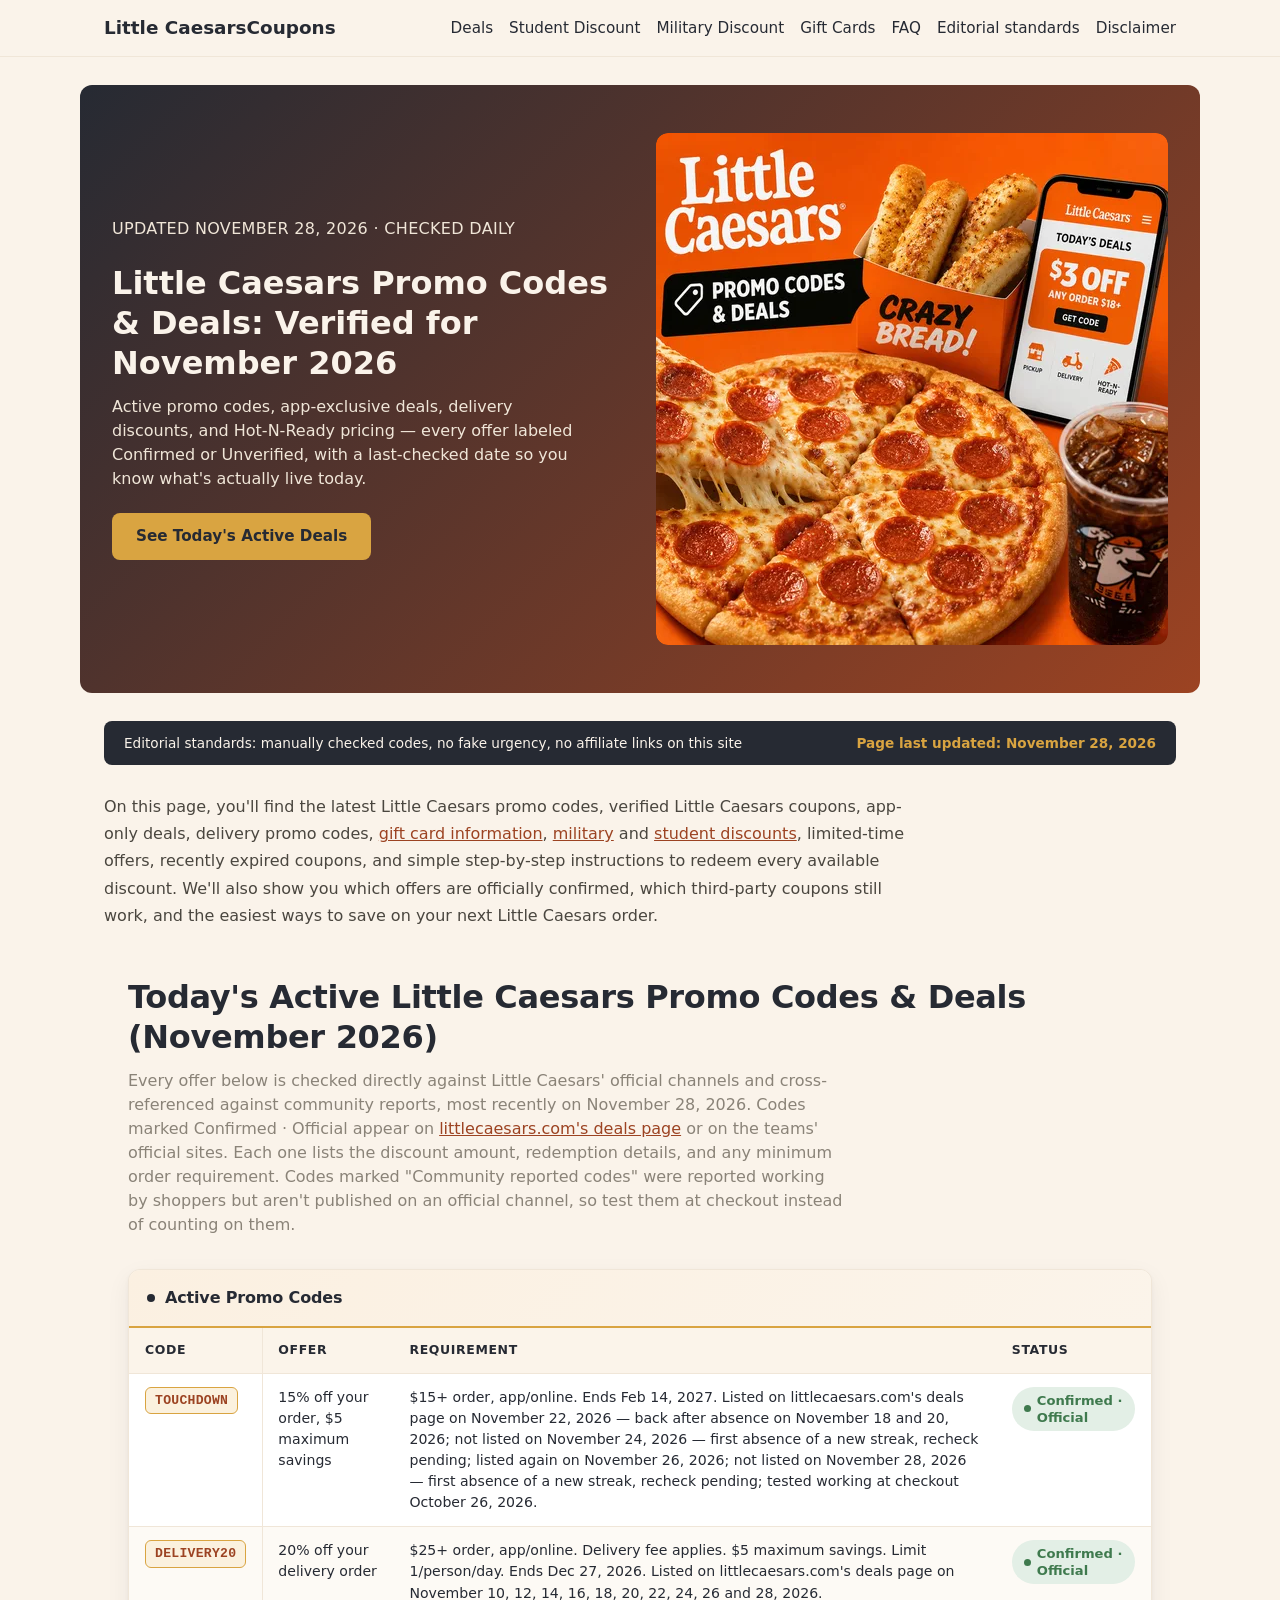
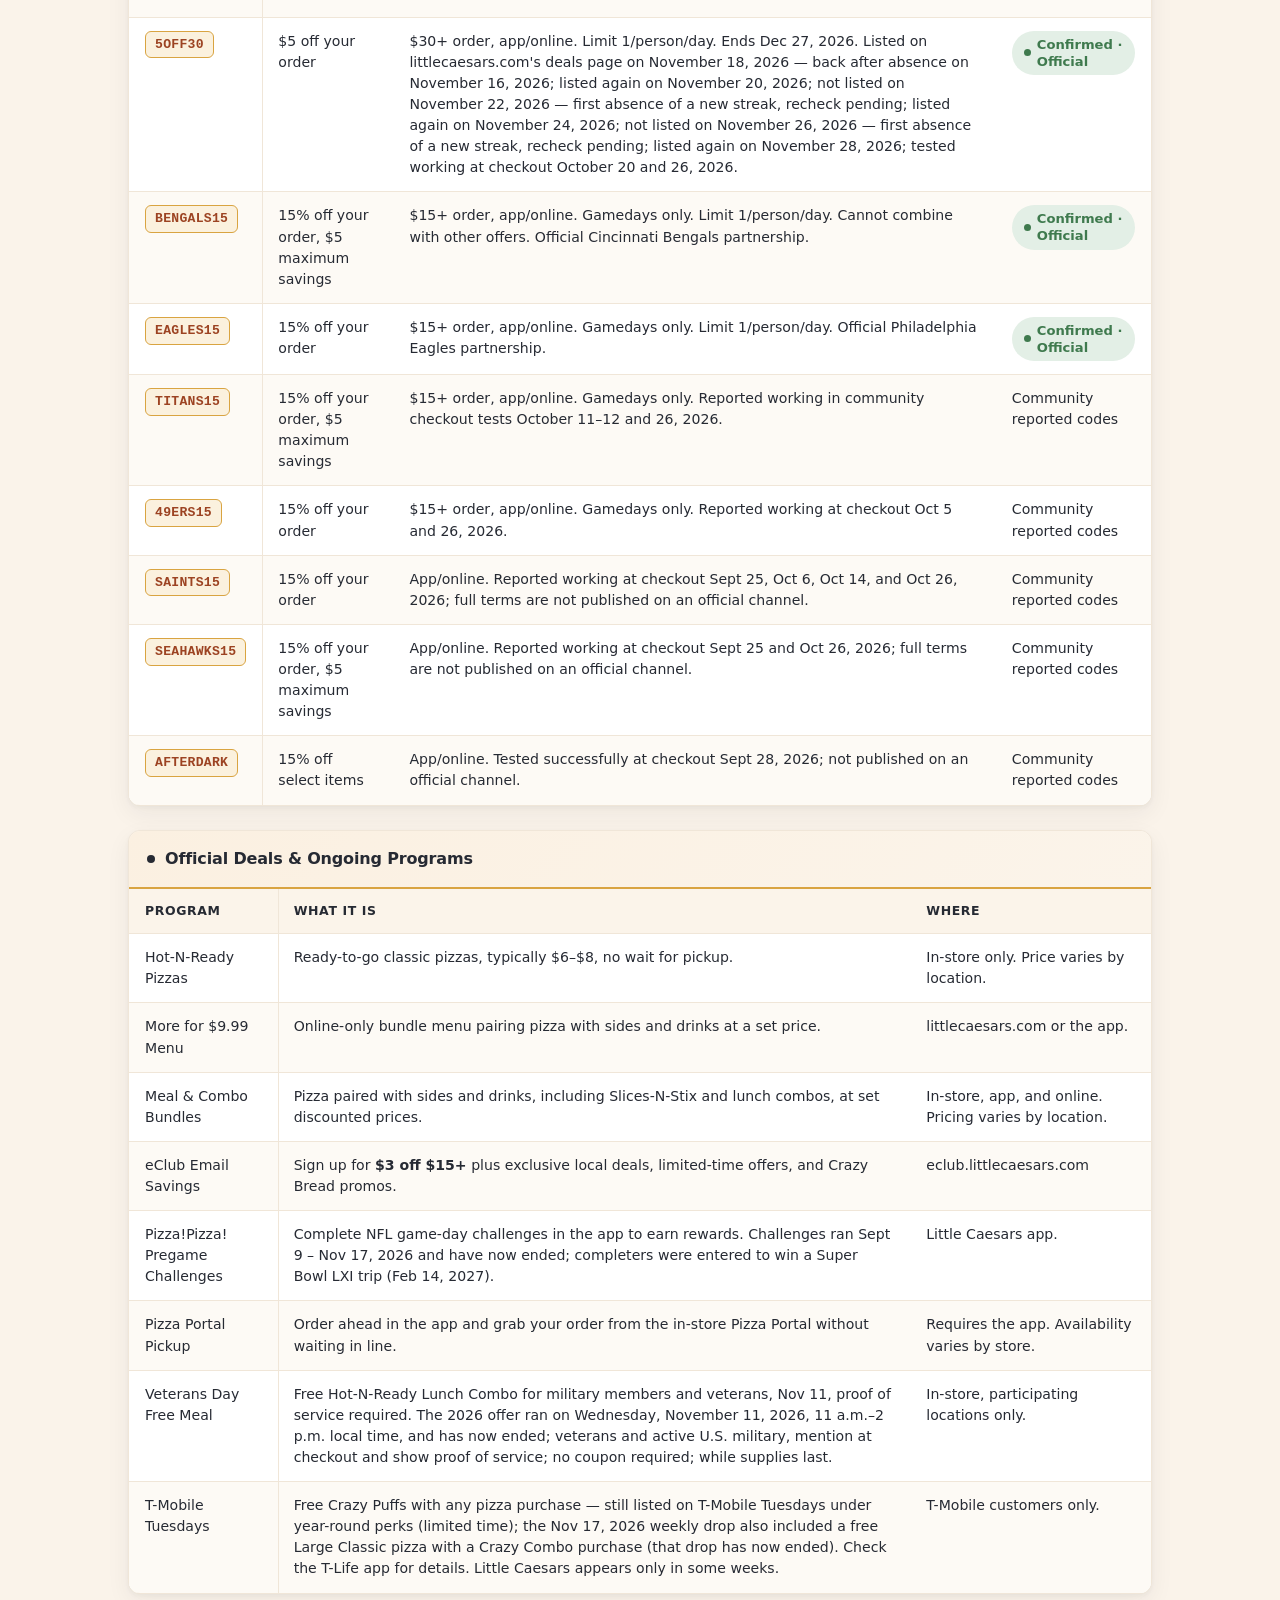
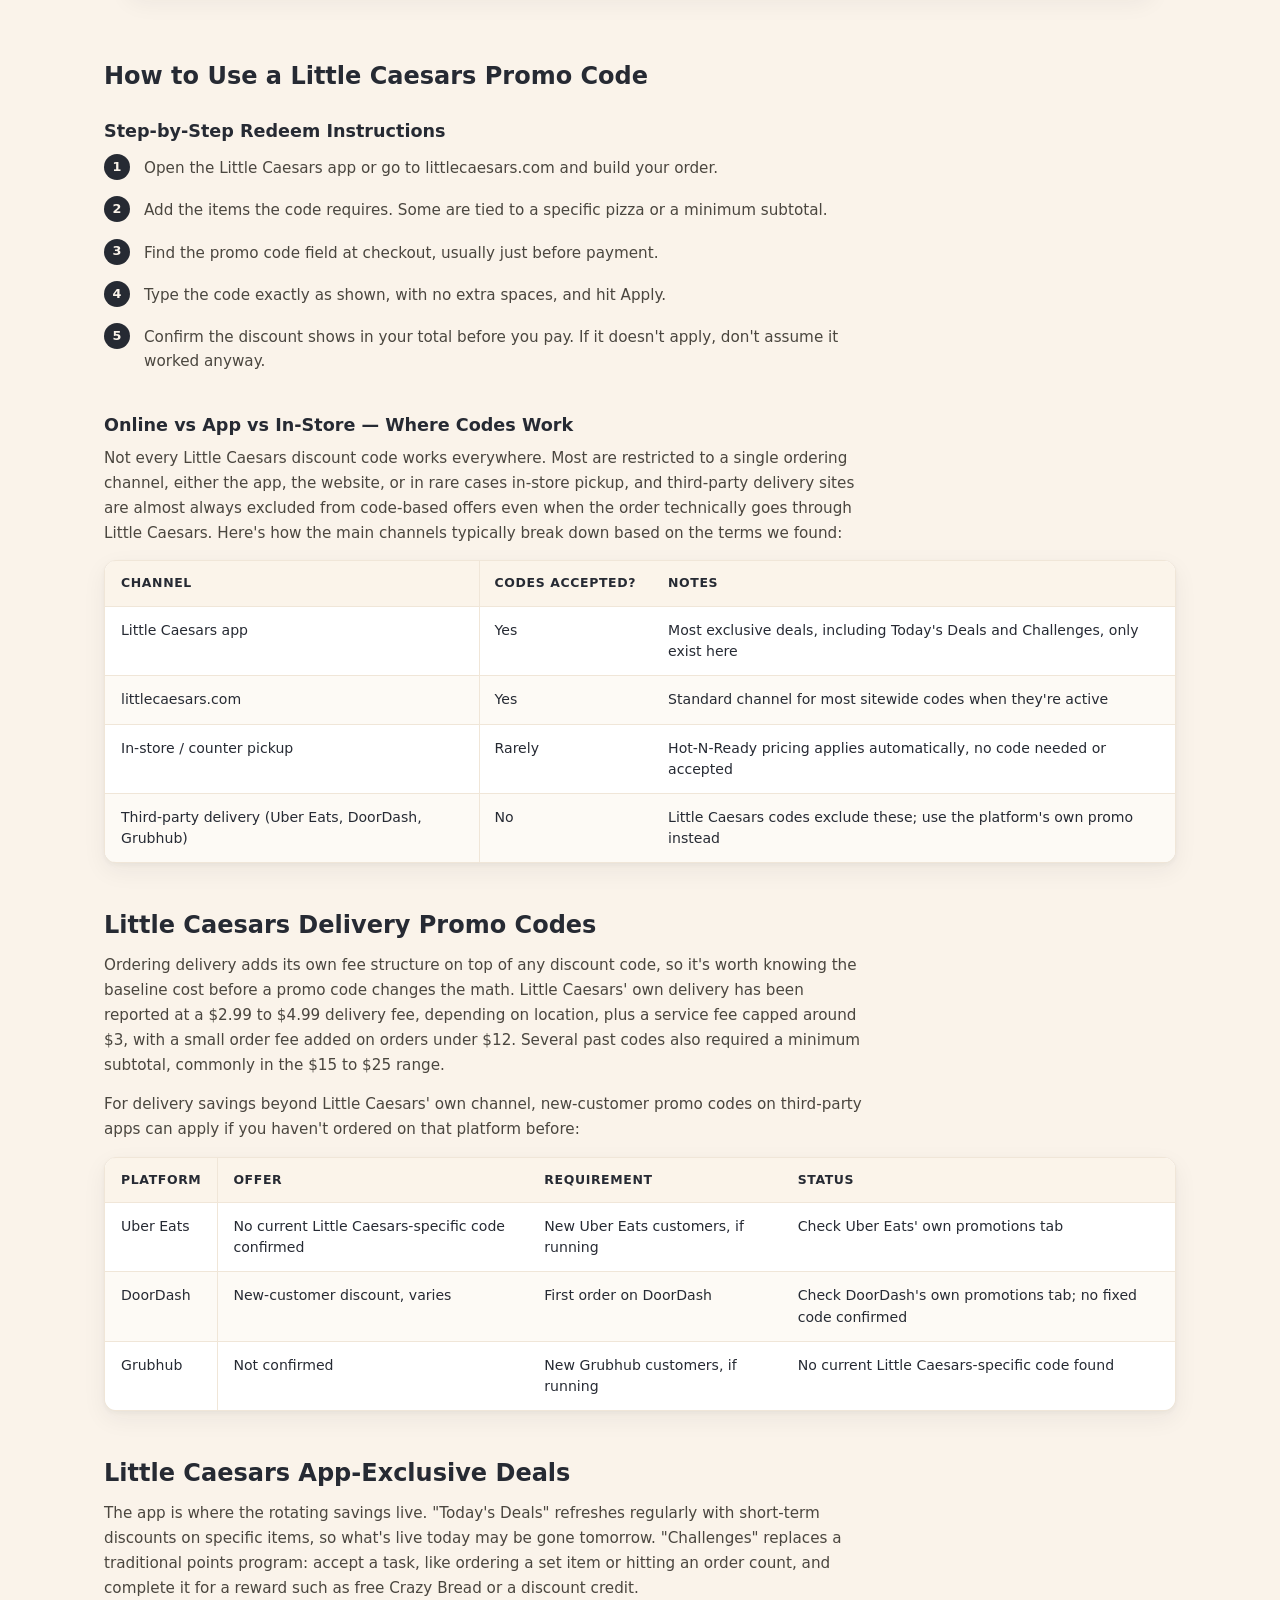
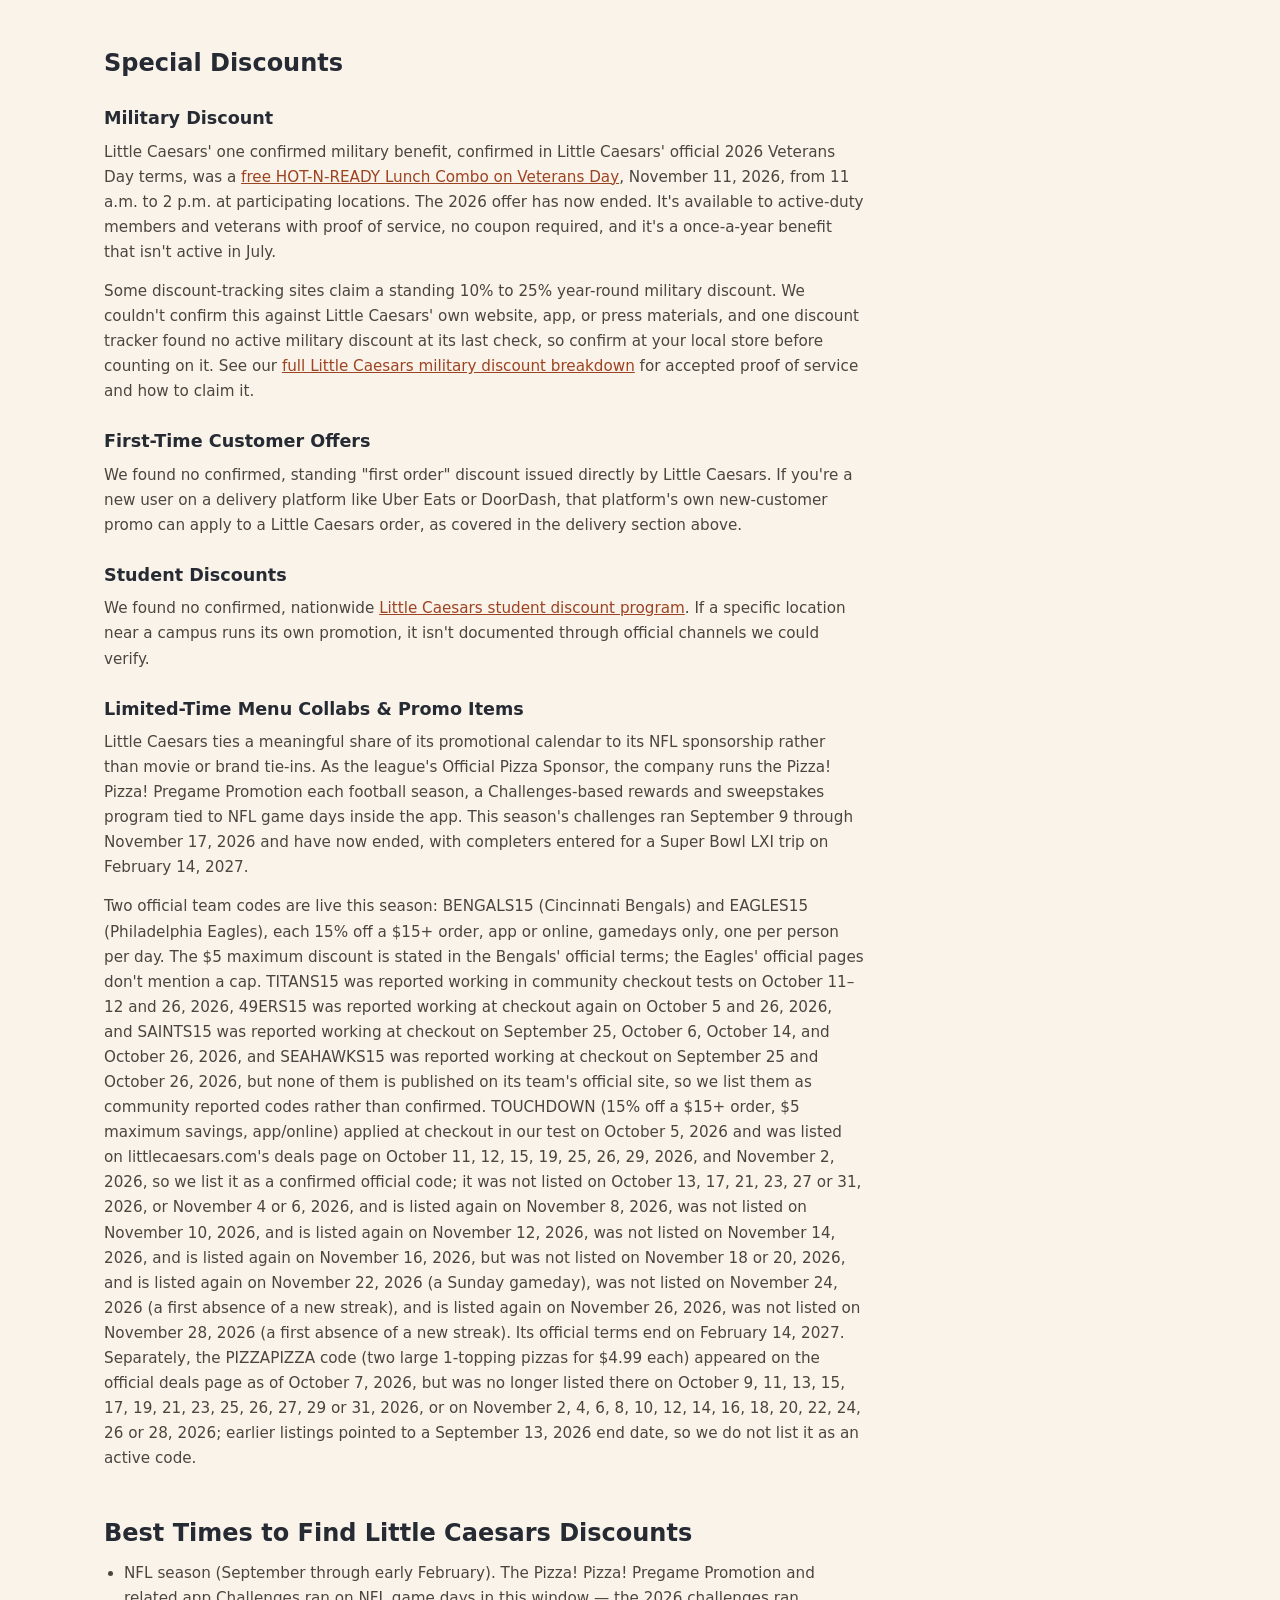
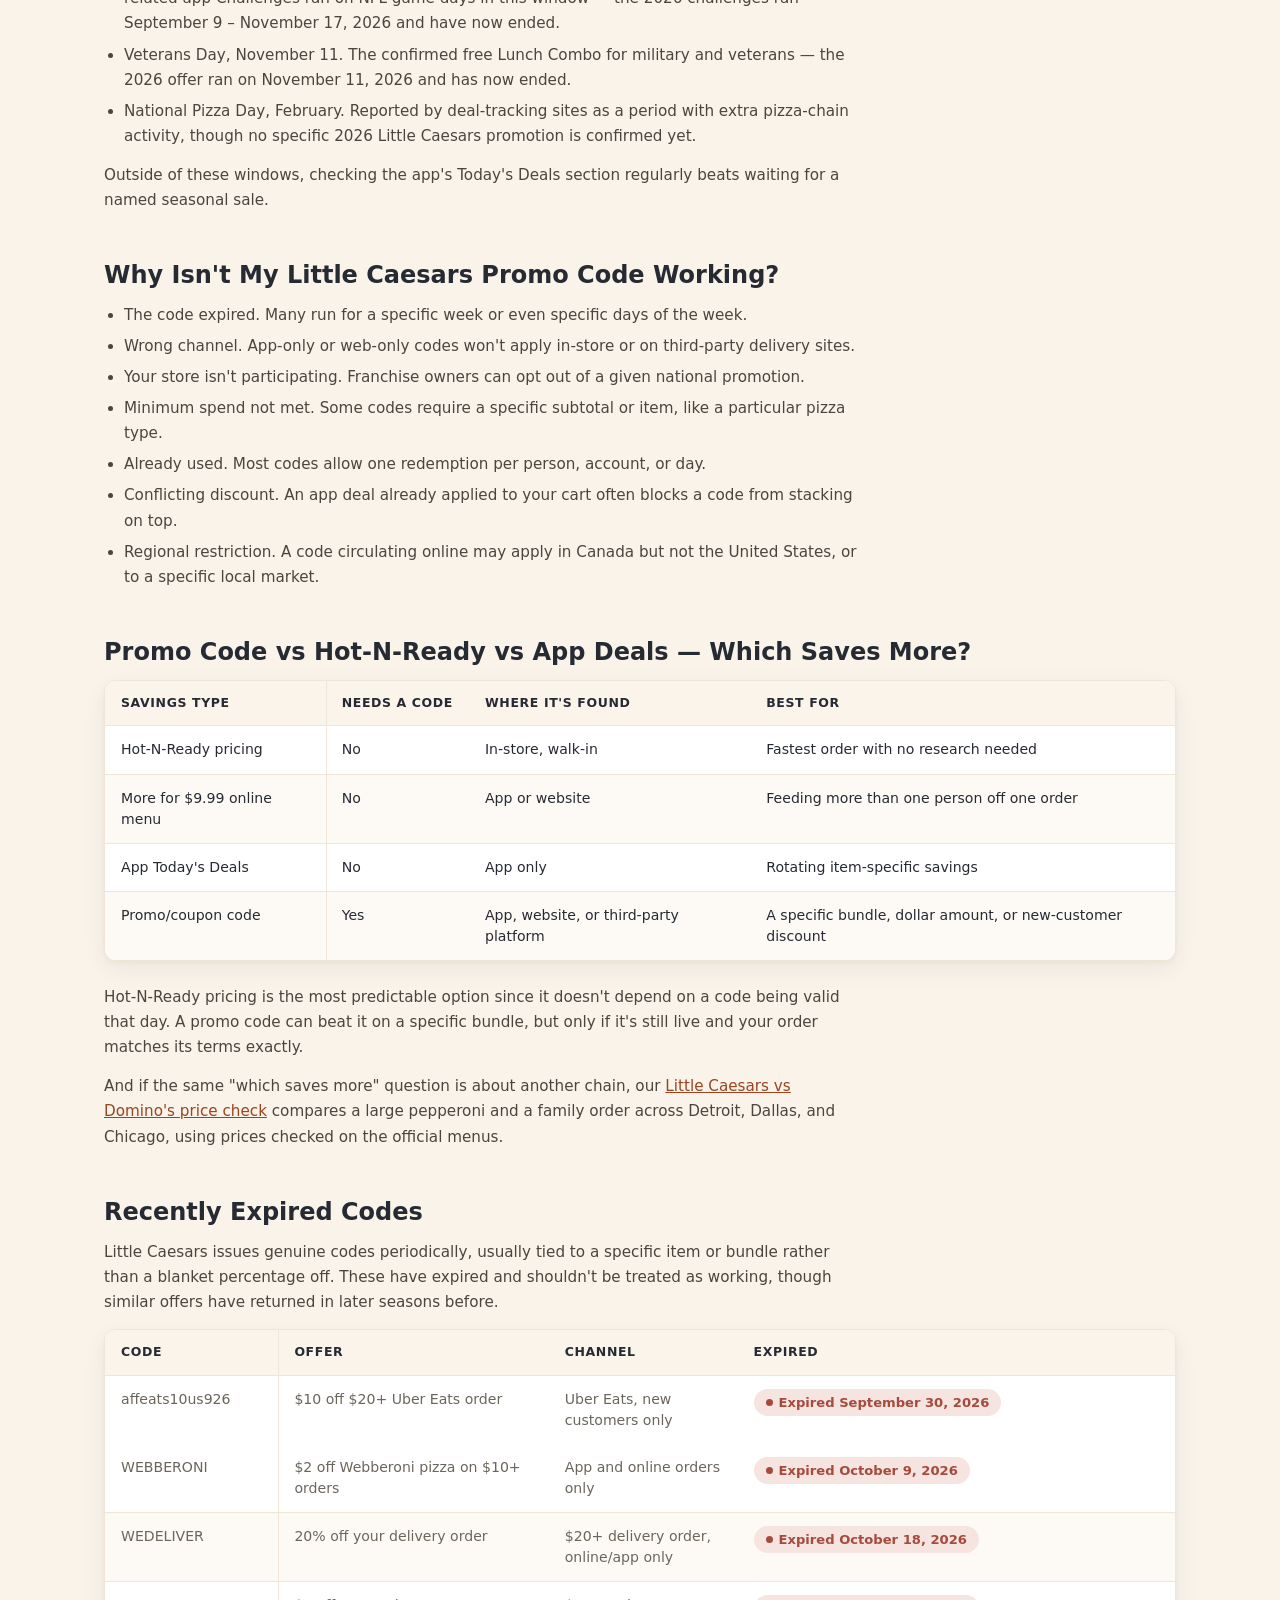
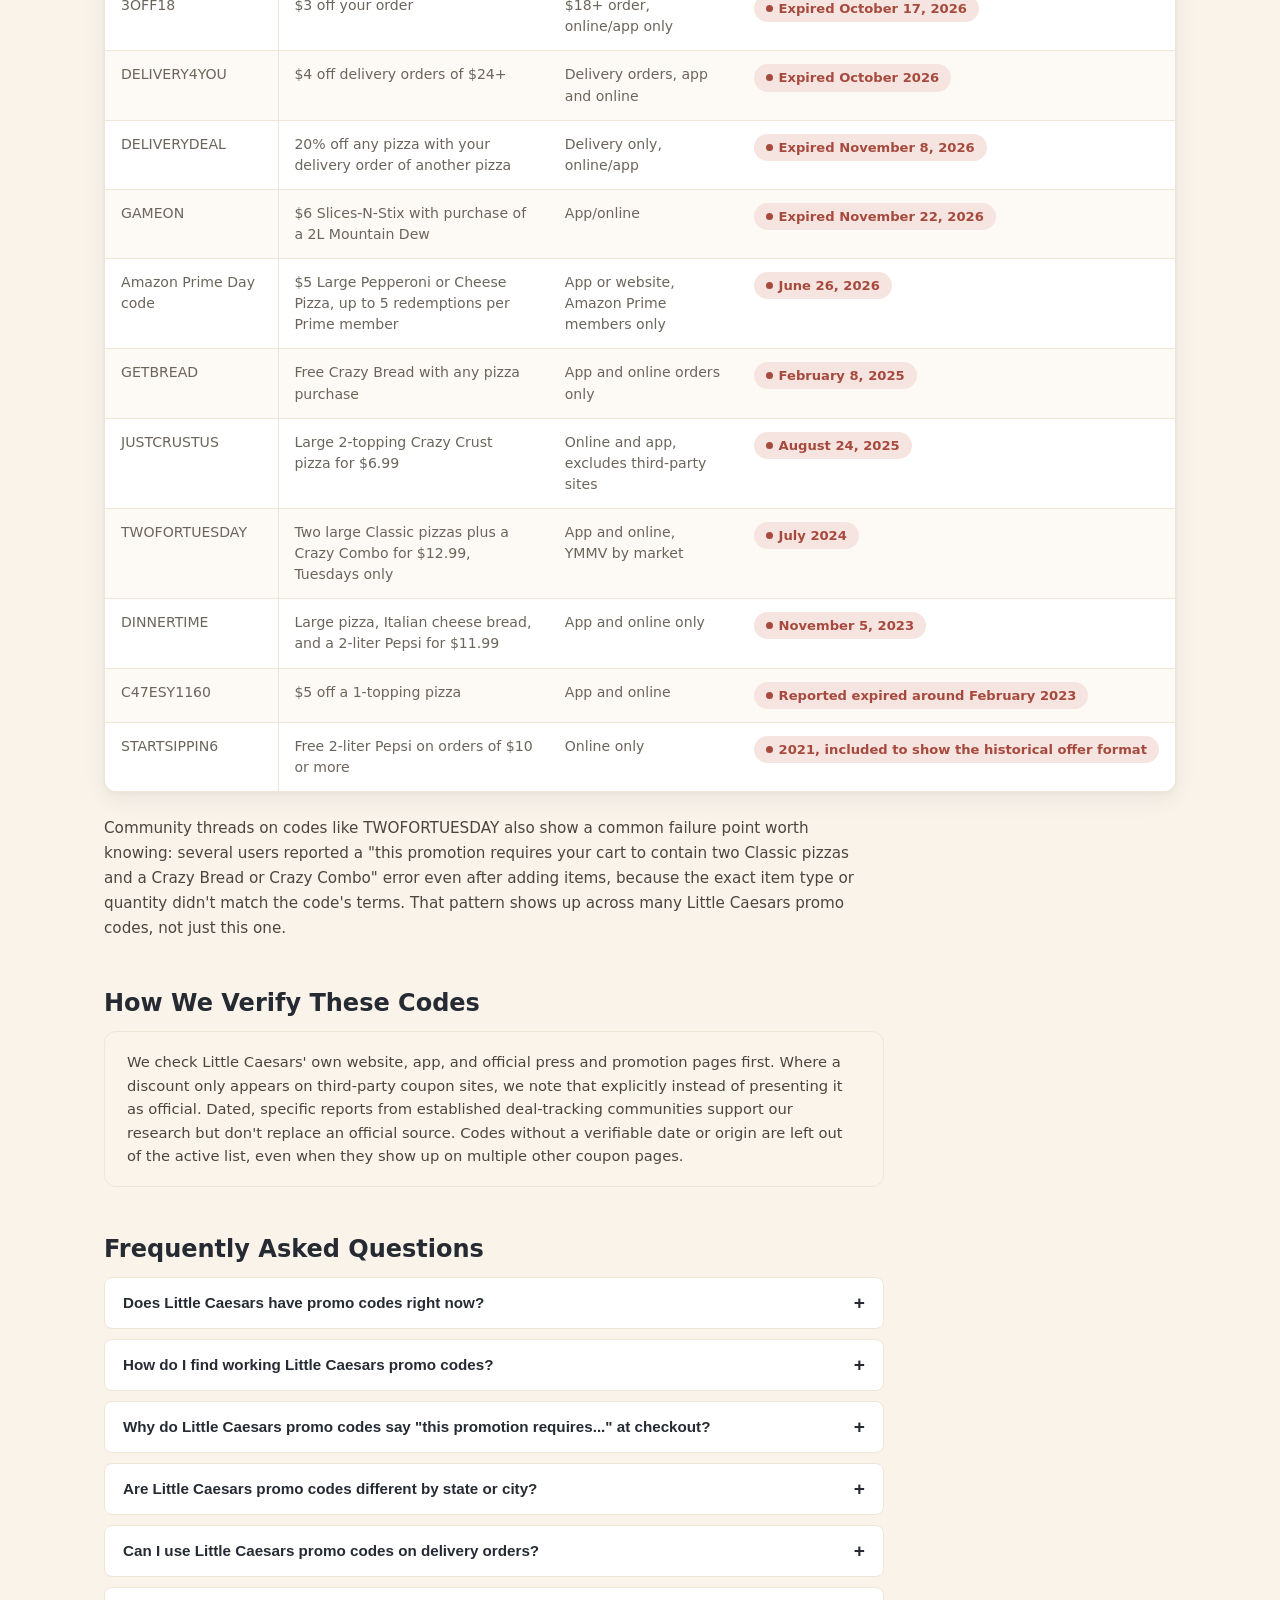
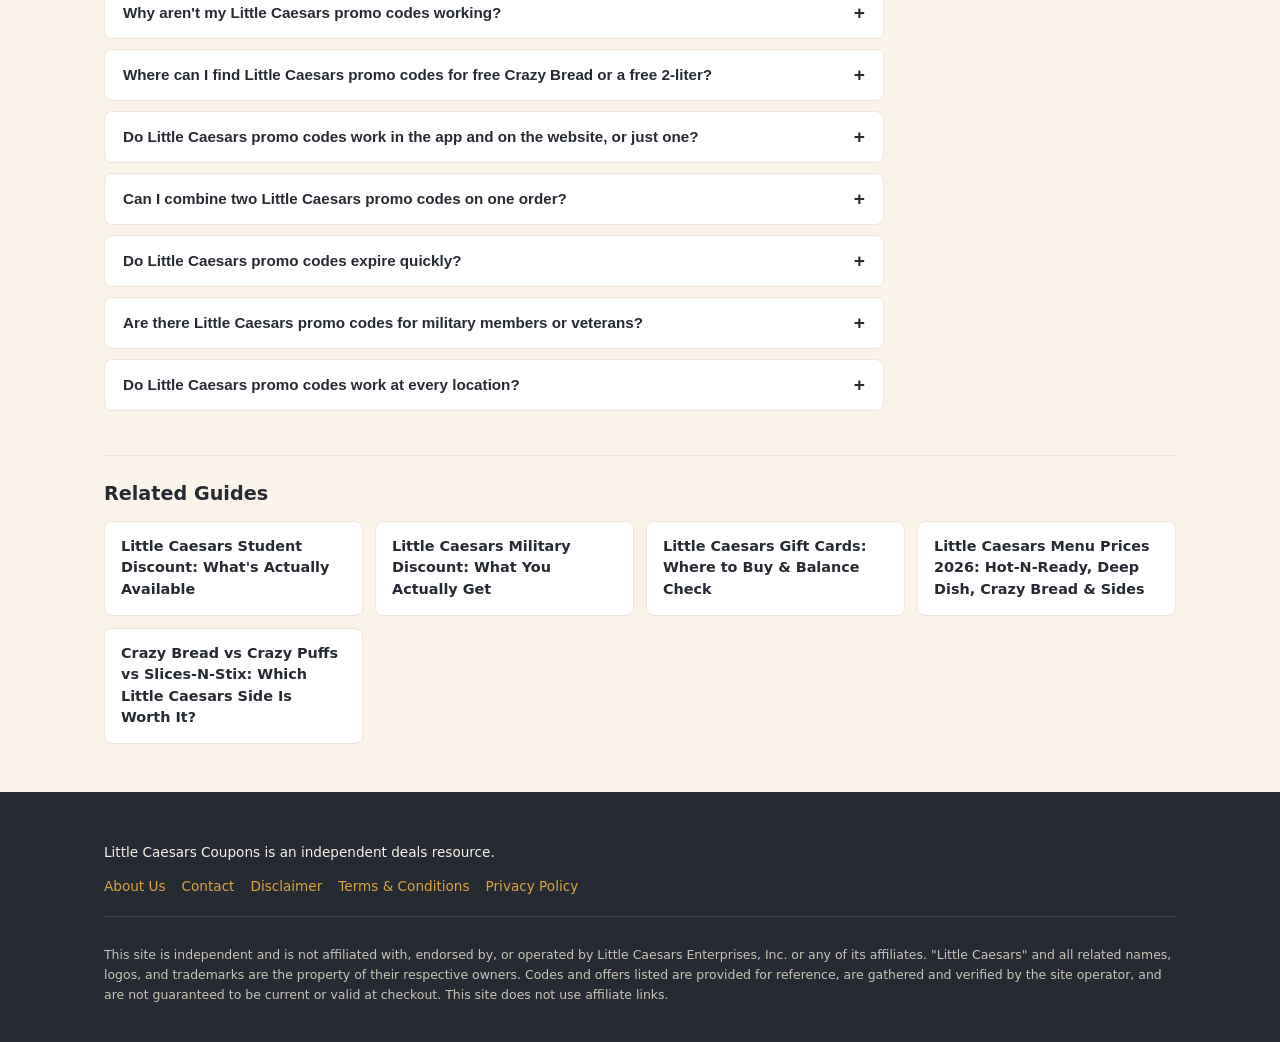
<file: index.html>
<!DOCTYPE html>
<html lang="en">
<head>
<meta charset="UTF-8">
<meta name="viewport" content="width=device-width, initial-scale=1.0">
<title>Little Caesars Promo Codes &amp; Deals (November 2026)</title>
<meta name="description" content="Little Caesars promo codes and deals for November 2026 — verified coupons, app-only offers, delivery codes, and step-by-step redeem instructions.">
<meta name="google-site-verification" content="wZCoOlR-PmXwo87EEhBAE3f9WHEg4uyAJoCC2or-3zU" />
<link rel="canonical" href="https://littlecaesarscoupons.us/">
<link rel="icon" href="/favicon.ico" sizes="any">
<link rel="icon" type="image/png" sizes="32x32" href="/favicon/favicon-32x32.png">
<link rel="icon" type="image/png" sizes="16x16" href="/favicon/favicon-16x16.png">
<link rel="apple-touch-icon" sizes="180x180" href="/favicon/apple-touch-icon.png">
<link rel="manifest" href="/site.webmanifest">
<meta property="og:type" content="website">
<meta property="og:site_name" content="Little Caesars Coupons">
<meta property="og:title" content="Little Caesars Promo Codes &amp; Deals (November 2026)">
<meta property="og:description" content="Little Caesars promo codes and deals for November 2026 — verified coupons, app-only offers, delivery codes, and step-by-step redeem instructions.">
<meta property="og:url" content="https://littlecaesarscoupons.us/">
<meta property="og:image" content="https://littlecaesarscoupons.us/images/littlecaesarscoupons-og.jpg">
<meta property="og:image:width" content="1200">
<meta property="og:image:height" content="630">
<meta name="twitter:card" content="summary_large_image">
<meta name="twitter:title" content="Little Caesars Promo Codes &amp; Deals (November 2026)">
<meta name="twitter:description" content="Little Caesars promo codes and deals for November 2026 — verified coupons, app-only offers, delivery codes, and step-by-step redeem instructions.">
<meta name="twitter:image" content="https://littlecaesarscoupons.us/images/littlecaesarscoupons-og.jpg">
<link rel="stylesheet" href="css/style.css">
<script type="application/ld+json">
{
  "@context": "https://schema.org",
  "@type": "WebSite",
  "name": "Little Caesars Coupons",
  "url": "https://littlecaesarscoupons.us/"
}
</script>
<script type="application/ld+json">
{
  "@context": "https://schema.org",
  "@type": "FAQPage",
  "mainEntity": [
    {
      "@type": "Question",
      "name": "Does Little Caesars have promo codes right now?",
      "acceptedAnswer": { "@type": "Answer", "text": "Yes. As of November 28, 2026, the codes on Little Caesars' official deals page are 5OFF30 ($5 off orders of $30 or more, ends December 27, 2026; listed again on November 28, 2026 after absence on November 26, 2026) and DELIVERY20 (20% off your delivery order of $25 or more, $5 maximum savings, ends December 27, 2026; first listed on November 10, 2026 and listed again on November 12, 14, 16, 18, 20, 22, 24, 26 and 28, 2026). TOUCHDOWN was not listed on November 28, 2026 (a first absence of a new streak); its official end date February 14, 2027 has not passed, so we keep it listed below as a confirmed official code. GAMEON ($6 Slices-N-Stix with purchase of a 2L Mountain Dew) expired November 22, 2026 at 11:59 p.m. ET and is no longer listed, so it is in the expired list below. DELIVERY20's maximum is $5 in today's verbatim terms; the November 12 read had stated $7.50, which the November 14, 16, 18, 20, 22, 24, 26 and 28 verbatim reads did not show. Two official NFL team codes are live: BENGALS15 and EAGLES15 (15% off $15+, gamedays only). 5OFF30 was listed on the deals page on November 10, 2026 (back after absence on November 8, 2026), was not listed on November 12, 2026 (a first absence of a new streak), and is listed again on November 14, 2026, but was not listed on November 16, 2026 (a first absence of a new streak), and is listed again on November 18, 2026, and listed again on November 20, 2026, but was not listed on November 22, 2026 (a first absence of a new streak), and is listed again on November 24, 2026, but was not listed on November 26, 2026 (a first absence of a new streak), and is listed again on November 28, 2026. TOUCHDOWN was listed on the deals page on November 8, 2026 (a Sunday gameday), was not listed on November 10, 2026, and is listed again on November 12, 2026, but was not listed on November 14, 2026 (a first absence of a new streak), and is listed again on November 16, 2026, but was not listed on November 18 or 20, 2026 (a second consecutive absence), and is listed again on November 22, 2026 (a Sunday gameday — the arbiter, rotation confirmed a tenth time), but was not listed on November 24, 2026 (a first absence of a new streak), and is listed again on November 26, 2026 — rotation confirmed an eleventh time; but was not listed on November 28, 2026 (a first absence of a new streak); because its official end date February 14, 2027 has not passed and it tested working at checkout October 26, 2026, we keep it listed below as a confirmed official code. DELIVERYDEAL was listed on the deals page through November 8, 2026, its official end date, and is no longer listed, so it is in the expired list below. GAMEON was listed on the deals page on November 20 and 22, 2026, its official end date November 22, 2026 at 11:59 p.m. ET, and is no longer listed, so it is in the expired list below. 5OFF30 was listed on the deals page on November 6, 2026, was not listed on November 8, 2026, and is listed again on November 10, 2026. TOUCHDOWN was listed on the deals page on October 25, 26 and 29, 2026, was not listed on October 31, 2026, and is listed again on November 2, 2026. TOUCHDOWN was listed on the deals page on October 25 and 26, 2026, was not listed on October 27, 2026, and is listed again on October 29, 2026. 5OFF30 was listed on the deals page on October 27, 2026, was not listed on October 29, 2026, and is listed again on October 31, 2026. 5OFF30 was listed on the deals page on October 23, 2026, was not listed on October 25 or 26, 2026, and is listed again on October 27, 2026. 5OFF30 was listed on the deals page on October 7, 2026, was not listed on October 9 or 11, 2026 and was moved to the expired list, and is listed again on October 21, 2026 with a new official end date of December 27, 2026, so it is back in the active list below. 3OFF18 and WEDELIVER are no longer listed on the deals page; their official end dates (October 17 and 18, 2026) have passed, and 3OFF18 was rejected in our October 19 checkout test and again in two October 26 checkout tests at an open store, so both are in the expired list below. TITANS15 (reported working in community checkout tests October 11-12 and 26, 2026), 49ERS15 (tested working October 5 and 26, 2026), SAINTS15 (tested working October 14 and 26, 2026), SEAHAWKS15 (tested working October 26, 2026), and AFTERDARK were reported working in community checkout tests but aren't published on official team sites. WEBBERONI ended October 9, 2026 and was no longer listed on October 11, 2026, and DELIVERY4YOU was not listed on October 9 or October 11, 2026, so both are in the expired list below. PIZZAPIZZA was last listed on October 7, 2026 and was not listed on October 9, 11, 13, 15, 17, 19, 21, 23, 25, 26, 27, 29 or 31, 2026, or on November 2, 4, 6, 8, 10, 12, 14, 16, 18, 20, 22, 24, 26 or 28, 2026. The Uber Eats code affeats10us926 expired September 30. Automatic deals like the Hot-N-Ready menu and the More for $9.99 online menu don't need a code at all." }
    },
    {
      "@type": "Question",
      "name": "How do I find working Little Caesars promo codes?",
      "acceptedAnswer": { "@type": "Answer", "text": "The Little Caesars app's Today's Deals section is the most reliable real-time source, since it's updated directly by the brand rather than by third-party listings. Checking the app before you order beats relying on a coupon site that may not have rechecked its codes recently." }
    },
    {
      "@type": "Question",
      "name": "Why do Little Caesars promo codes say \"this promotion requires...\" at checkout?",
      "acceptedAnswer": { "@type": "Answer", "text": "That message means your cart is missing a specific required item or quantity, not just a dollar minimum. Community reports on codes like TWOFORTUESDAY show this happening when a cart has the right subtotal but the wrong pizza type or missing side, so match the code's exact terms rather than just the price." }
    },
    {
      "@type": "Question",
      "name": "Are Little Caesars promo codes different by state or city?",
      "acceptedAnswer": { "@type": "Answer", "text": "Yes, in some cases. Franchise-level participation varies by location, and at least one official promotion noted higher pricing in Alaska and Hawaii. Multiple user reports on deal forums also describe a code working in one city and failing in another, so confirm before assuming a code is valid nationwide." }
    },
    {
      "@type": "Question",
      "name": "Can I use Little Caesars promo codes on delivery orders?",
      "acceptedAnswer": { "@type": "Answer", "text": "It depends on the specific code. Many Little Caesars promo codes exclude third-party delivery sites entirely and are limited to orders placed directly through the Little Caesars app or website, which can include delivery or pickup depending on the promotion's terms." }
    },
    {
      "@type": "Question",
      "name": "Why aren't my Little Caesars promo codes working?",
      "acceptedAnswer": { "@type": "Answer", "text": "The most common reasons are an expired code, a code restricted to app-only or web-only orders, a non-participating location, an unmet item or minimum-spend requirement, or trying to stack the code with a discount already applied to your cart." }
    },
    {
      "@type": "Question",
      "name": "Where can I find Little Caesars promo codes for free Crazy Bread or a free 2-liter?",
      "acceptedAnswer": { "@type": "Answer", "text": "These are a recurring code type for the brand. Past examples include GETBREAD for free Crazy Bread and STARTSIPPIN6 for a free 2-liter Pepsi on a $10+ order, both now expired. When Little Caesars runs a similar offer again, it typically shows up first in the app's Deals section." }
    },
    {
      "@type": "Question",
      "name": "Do Little Caesars promo codes work in the app and on the website, or just one?",
      "acceptedAnswer": { "@type": "Answer", "text": "Sometimes both, sometimes just one. Several app-exclusive deals, like Today's Deals and Challenges rewards, aren't available on the website at all. Codes distributed more broadly may work on both channels, so check the specific code's stated terms before assuming." }
    },
    {
      "@type": "Question",
      "name": "Can I combine two Little Caesars promo codes on one order?",
      "acceptedAnswer": { "@type": "Answer", "text": "No. Little Caesars promo codes and app deals are generally structured as one discount per order, and official terms commonly state they can't be combined with any other offer." }
    },
    {
      "@type": "Question",
      "name": "Do Little Caesars promo codes expire quickly?",
      "acceptedAnswer": { "@type": "Answer", "text": "Many do. Several ran for a single week or specific days of the week, such as TWOFORTUESDAY's Tuesday-only availability, rather than staying active for a full month." }
    },
    {
      "@type": "Question",
      "name": "Are there Little Caesars promo codes for military members or veterans?",
      "acceptedAnswer": { "@type": "Answer", "text": "Not as a standing, year-round percentage-off code. The one benefit confirmed in Little Caesars' official 2026 Veterans Day terms was a free HOT-N-READY Lunch Combo on Veterans Day, November 11, 2026, redeemable with proof of service and no coupon required. The 2026 offer has now ended." }
    },
    {
      "@type": "Question",
      "name": "Do Little Caesars promo codes work at every location?",
      "acceptedAnswer": { "@type": "Answer", "text": "No. Little Caesars is a franchise system, and individual store owners can opt out of a given national or app promotion. If a code fails at checkout with a location-related error, that store likely isn't participating in that specific offer." }
    }
  ]
}
</script>
<style>
  :root {
    /* Color system — Palette A (terracotta / charcoal / cream / mustard-gold) */
    --color-primary: #262A33;        /* Charcoal (titles, primary buttons) */
    --color-primary-hover: #1B1F26;
    --color-secondary: #C65A2E;      /* Terracotta (brand name, links) */
    --color-accent: #C65A2E;         /* Terracotta accent (discount values, CTA) */
    --color-accent-hover: #9C4322;
    --color-success: #3F7A4E;
    --color-warning: #8A6412;
    --color-bg: #FAF3EA;             /* Warm cream */
    --color-card: #FFFFFF;
    --color-border: #F0E6D8;
    --color-border-hover: #E4D5BF;
    --color-text: #262A33;
    --color-muted: #8A8378;
    --color-coupon-strip: #FBF1DE;   /* Warm cream-gold strip */
    --color-coupon-strip-hover: #F5E6C4;
    --color-modal-bg: #FFFFFF;
    --color-backdrop: rgba(38, 42, 51, 0.58);

    /* Spacing scale */
    --space-1: 4px;
    --space-2: 8px;
    --space-3: 12px;
    --space-4: 16px;
    --space-5: 20px;
    --space-6: 24px;
    --space-7: 28px;
    --space-8: 32px;
    --space-9: 40px;

    /* Radius */
    --radius-sm: 8px;
    --radius-md: 14px;
    --radius-lg: 16px;
    --radius-pill: 999px;

    /* Shadows */
    --shadow-card: 0 1px 2px rgba(20, 12, 8, 0.06), 0 2px 8px rgba(20, 12, 8, 0.05);
    --shadow-modal: 0 12px 40px rgba(15, 8, 5, 0.25);

    /* Motion */
    --transition-fast: 150ms ease;
    --transition-base: 180ms ease;

    /* Layout */
    --container-width: 920px;
    --panel-width: 128px;

    /* Typography */
    --font-family: system-ui, "Segoe UI", Arial, sans-serif;
    --fs-body: 14.5px;
    --fs-title: 18px;
    --fs-h2: 32px;
    --fs-discount-value: 46px;
    --fs-discount-value-compact: 22px;
    --fs-discount-label: 12.5px;
  }

  * { box-sizing: border-box; }

  /* --------------------------------------------------------------
     THEME-PROOFING
     WordPress/theme stylesheets often style bare h1-h6, p, ul, li
     with their own margins. Those selectors can match or exceed
     our class-based specificity, so on the live site they can
     override this component's spacing even though everything
     looks correct in the editor preview. These rules force this
     widget's own rhythm regardless of the surrounding theme.
  ----------------------------------------------------------------- */
  .offers-section ul,
  .offers-section li {
    padding: 0 !important;
    list-style: none !important;
  }

  .offers-section button,
  .offers-section a {
    margin: 0 !important;
    font-family: inherit;
  }

  html, body {
    margin: 0;
    padding: 0;
  }

  body {
    font-family: var(--font-family);
    background: var(--color-bg);
    color: var(--color-text);
  }

  .offers-section {
    max-width: var(--max-width);
    margin: 0 auto;
    padding: var(--space-9) 24px var(--space-9);
  }

  .offers-header {
    text-align: left;
    margin-bottom: var(--space-8);
  }

  .offers-header h2 {
    font-size: var(--fs-h2);
    line-height: 1.25;
    color: var(--color-primary);
    margin: 0 0 var(--space-3) !important;
    font-weight: 700;
    letter-spacing: -0.01em;
  }

  .offers-header p {
    font-size: 16px;
    color: var(--color-muted);
    margin: 0 !important;
    max-width: 720px;
  }

  /* Filter chips */
  .filter-bar {
    display: flex;
    flex-wrap: wrap;
    justify-content: center;
    gap: var(--space-3);
    margin-bottom: var(--space-7);
    list-style: none;
    padding: 0;
  }

  .filter-chip {
    border: 1px solid var(--color-border);
    background: var(--color-card);
    color: var(--color-text);
    font-family: inherit;
    font-size: 14px;
    font-weight: 500;
    padding: var(--space-2) var(--space-5);
    border-radius: var(--radius-pill);
    cursor: pointer;
    transition: background-color var(--transition-fast), border-color var(--transition-fast), color var(--transition-fast);
    white-space: nowrap;
  }

  .filter-chip:hover {
    background: #F5EAD8;
    border-color: var(--color-border-hover);
  }

  .filter-chip:focus-visible {
    outline: 2px solid var(--color-secondary);
    outline-offset: 2px;
  }

  .filter-chip[aria-pressed="true"] {
    background: var(--color-primary);
    border-color: var(--color-primary);
    color: #FFFFFF;
  }

  /* Card list */
  .coupon-list {
    display: flex;
    flex-direction: column;
    gap: var(--space-4);
    list-style: none;
    margin: 0;
    padding: 0;
  }

  .coupon-list-item[hidden] {
    display: none;
  }

  /* Compact horizontal card */
  .coupon-card {
    background: var(--color-card);
    border: 1px solid var(--color-border);
    border-radius: var(--radius-md);
    box-shadow: var(--shadow-card);
    display: flex;
    align-items: stretch;
    transition: border-color var(--transition-base);
  }

  .coupon-card:hover,
  .coupon-card:focus-within {
    border-color: var(--color-border-hover);
  }

  .coupon-card:hover .coupon-strip,
  .coupon-card:focus-within .coupon-strip {
    background: var(--color-coupon-strip-hover);
  }

  .coupon-card:hover .cta-button,
  .coupon-card:focus-within .cta-button {
    background: var(--color-accent-hover);
  }

  /* Left savings panel */
  .savings-panel {
    flex: 0 0 var(--panel-width);
    width: var(--panel-width);
    display: flex;
    flex-direction: column;
    align-items: center;
    justify-content: center;
    text-align: center;
    gap: var(--space-3);
    padding: var(--space-6) var(--space-3);
    border-right: 1px solid var(--color-border);
  }

  .savings-panel .badge {
    white-space: normal;
    line-height: 1.3;
  }

  /* Discount: the strongest visual element on the card */
  .discount {
    display: flex;
    flex-direction: column;
    align-items: center;
    justify-content: center;
    line-height: 1;
    gap: 3px;
  }

  .discount-value {
    font-size: var(--fs-discount-value);
    font-weight: 800;
    color: var(--color-accent);
    line-height: 1;
    letter-spacing: -0.02em;
  }

  .discount-value.is-compact {
    font-size: var(--fs-discount-value-compact);
    letter-spacing: -0.005em;
  }

  .discount-suffix,
  .discount-prefix {
    font-size: var(--fs-discount-label);
    font-weight: 700;
    text-transform: uppercase;
    letter-spacing: 0.06em;
    color: var(--color-accent);
    opacity: 0.85;
  }

  .discount-prefix {
    color: var(--color-muted);
    opacity: 1;
  }

  /* Right content area */
  .card-content {
    flex: 1;
    min-width: 0;
    padding: var(--space-5) var(--space-6);
    display: flex;
    flex-direction: column;
    gap: var(--space-2);
  }

  .content-top {
    display: flex;
    align-items: center;
    flex-wrap: wrap;
    gap: var(--space-2);
    margin-bottom: 2px !important;
  }

  .brand-name {
    font-size: 12.5px;
    font-weight: 700;
    text-transform: uppercase;
    letter-spacing: 0.05em;
    color: var(--color-secondary);
    margin: 0 !important;
  }

  .badge {
    display: inline-flex;
    align-items: center;
    font-size: 12px;
    font-weight: 600;
    padding: 4px var(--space-3);
    border-radius: var(--radius-pill);
    background: #F1EEE7;
    color: var(--color-muted);
    border: 1px solid #E4D9C8;
  }

  .badge.badge-official {
    background: #E3EFE6;
    color: var(--color-success);
    border-color: #CFE0D4;
  }

  .badge.badge-community {
    background: #FBF0DC;
    color: var(--color-warning);
    border-color: #EDD9A8;
  }

  .badge.badge-unverified {
    background: #F5E9E5;
    color: #9C4322;
    border-color: #E7CFC6;
  }

  .card-title {
    font-size: var(--fs-title);
    font-weight: 700;
    color: var(--color-primary);
    margin: 0 !important;
    line-height: 1.3;
  }

  .card-desc {
    font-size: var(--fs-body);
    color: var(--color-muted);
    margin: 0 !important;
    line-height: 1.5;
  }

  .eligibility {
    display: flex;
    align-items: flex-start;
    gap: var(--space-2);
    font-size: 13px;
    color: var(--color-muted);
    margin: 0 0 var(--space-2) !important;
    line-height: 1.45;
  }

  .eligibility svg {
    flex-shrink: 0;
    margin-top: 2px;
    color: var(--color-secondary);
  }

  /* Coupon / action strip */
  .coupon-strip {
    width: 100%;
    display: flex;
    align-items: center;
    justify-content: space-between;
    gap: var(--space-4);
    background: var(--color-coupon-strip);
    border: 1px dashed #D9A441;
    border-radius: var(--radius-sm);
    padding: var(--space-3) var(--space-5);
    position: relative;
    font-family: inherit;
    cursor: pointer;
    text-align: left;
    transition: background-color var(--transition-base);
  }

  .coupon-strip::before,
  .coupon-strip::after {
    content: "";
    position: absolute;
    top: 50%;
    width: 14px;
    height: 14px;
    background: var(--color-card);
    border: 1px solid var(--color-border);
    border-radius: 50%;
    transform: translateY(-50%);
  }

  .coupon-strip::before { left: -8px; }
  .coupon-strip::after { right: -8px; }

  .coupon-code,
  .action-label {
    font-family: "Courier New", monospace;
    font-size: 14.5px;
    font-weight: 700;
    color: var(--color-primary);
    letter-spacing: 0.03em;
  }

  .action-label {
    font-family: inherit;
    font-weight: 600;
    letter-spacing: normal;
    font-size: 14.5px;
  }

  .cta-button {
    display: inline-flex;
    align-items: center;
    gap: var(--space-2);
    background: var(--color-accent);
    color: #FFFFFF;
    font-weight: 700;
    font-size: 13.5px;
    padding: var(--space-2) var(--space-4);
    border-radius: var(--radius-pill);
    border: none;
    transition: background-color var(--transition-fast);
    white-space: nowrap;
    pointer-events: none;
  }

  .coupon-strip:focus-visible {
    outline: 2px solid var(--color-secondary);
    outline-offset: 3px;
  }

  /* Modal */
  .modal-backdrop {
    position: fixed;
    inset: 0;
    background: var(--color-backdrop);
    display: flex;
    align-items: center;
    justify-content: center;
    padding: var(--space-5);
    opacity: 0;
    visibility: hidden;
    transition: opacity var(--transition-base);
    z-index: 1000;
  }

  .modal-backdrop.is-open {
    opacity: 1;
    visibility: visible;
  }

  .modal {
    background: var(--color-modal-bg);
    border-radius: var(--radius-lg);
    box-shadow: var(--shadow-modal);
    max-width: 480px;
    width: 100%;
    max-height: 90vh;
    overflow-y: auto;
    padding: var(--space-8);
    opacity: 0;
    transition: opacity var(--transition-base);
  }

  .modal-backdrop.is-open .modal {
    opacity: 1;
  }

  .modal-header {
    display: flex;
    justify-content: space-between;
    align-items: flex-start;
    gap: var(--space-4);
    margin-bottom: var(--space-5);
  }

  .modal-badges {
    display: flex;
    flex-wrap: wrap;
    gap: var(--space-2);
    margin-bottom: var(--space-4);
  }

  .modal-close {
    background: none;
    border: none;
    cursor: pointer;
    color: var(--color-muted);
    padding: var(--space-1);
    border-radius: var(--radius-sm);
    display: flex;
    flex-shrink: 0;
    transition: background-color var(--transition-fast), color var(--transition-fast);
  }

  .modal-close:hover {
    background: #F1EEE7;
    color: var(--color-text);
  }

  .modal-close:focus-visible {
    outline: 2px solid var(--color-secondary);
    outline-offset: 2px;
  }

  .modal-discount {
    font-size: 34px;
    font-weight: 800;
    color: var(--color-accent);
    margin: 0 0 var(--space-2);
  }

  .modal-title {
    font-size: 20px;
    font-weight: 700;
    color: var(--color-primary);
    margin: 0 0 var(--space-4);
    line-height: 1.3;
  }

  .modal-desc {
    font-size: 15px;
    color: var(--color-muted);
    margin: 0 0 var(--space-5);
    line-height: 1.55;
  }

  .code-box {
    background: var(--color-coupon-strip);
    border: 1px dashed #D9A441;
    border-radius: var(--radius-sm);
    text-align: center;
    padding: var(--space-5);
    margin-bottom: var(--space-4);
  }

  .code-box .code-text {
    font-family: "Courier New", monospace;
    font-size: 26px;
    font-weight: 700;
    letter-spacing: 0.08em;
    color: var(--color-primary);
  }

  .copy-button {
    width: 100%;
    background: var(--color-accent);
    color: #FFFFFF;
    border: none;
    font-weight: 700;
    font-size: 15px;
    font-family: inherit;
    padding: var(--space-4);
    border-radius: var(--radius-sm);
    cursor: pointer;
    margin-bottom: var(--space-6);
    transition: background-color var(--transition-fast);
  }

  .copy-button:hover { background: var(--color-accent-hover); }

  .copy-button:focus-visible {
    outline: 2px solid var(--color-secondary);
    outline-offset: 2px;
  }

  .copy-button.is-copied {
    background: var(--color-success);
  }

  .modal-section-label {
    font-size: 12.5px;
    font-weight: 700;
    text-transform: uppercase;
    letter-spacing: 0.04em;
    color: var(--color-secondary);
    margin: 0 0 var(--space-2);
  }

  .modal-section {
    margin-bottom: var(--space-6);
  }

  .modal-section p,
  .modal-section ol {
    margin: 0;
    font-size: 14.5px;
    color: var(--color-muted);
    line-height: 1.6;
  }

  .modal-section ol {
    padding-left: var(--space-5);
  }

  .modal-section ol li + li {
    margin-top: var(--space-1);
  }

  .visit-button {
    display: flex;
    align-items: center;
    justify-content: center;
    gap: var(--space-2);
    width: 100%;
    background: var(--color-primary);
    color: #FFFFFF;
    text-decoration: none;
    font-weight: 700;
    font-size: 15px;
    padding: var(--space-4);
    border-radius: var(--radius-sm);
    transition: background-color var(--transition-fast);
  }

  .visit-button:hover { background: var(--color-primary-hover); }

  .visit-button:focus-visible {
    outline: 2px solid var(--color-secondary);
    outline-offset: 2px;
  }

  .sr-only {
    position: absolute;
    width: 1px;
    height: 1px;
    padding: 0;
    margin: -1px;
    overflow: hidden;
    clip: rect(0, 0, 0, 0);
    white-space: nowrap;
    border: 0;
  }

  @media (max-width: 900px) {
    :root {
      --fs-discount-value: 39px;
      --fs-discount-value-compact: 20px;
    }
  }

  @media (max-width: 620px) {
    .coupon-card {
      flex-direction: column;
    }
    .savings-panel {
      flex-direction: row;
      width: 100%;
      justify-content: flex-start;
      border-right: none;
      border-bottom: 1px solid var(--color-border);
      padding: var(--space-3) var(--space-5);
      gap: var(--space-4);
    }
    .discount {
      flex-direction: row;
      align-items: baseline;
      gap: var(--space-2);
    }
    .card-content {
      padding: var(--space-4) var(--space-5);
    }
  }

  @media (max-width: 560px) {
    :root {
      --fs-h2: 26px;
      --fs-title: 17px;
      --fs-discount-value: 34px;
      --fs-discount-value-compact: 18px;
    }
    .offers-section { padding: var(--space-8) 24px; }
    .coupon-strip {
      flex-direction: column;
      align-items: flex-start;
      gap: var(--space-3);
    }
    .cta-button { align-self: stretch; justify-content: center; }
    .modal { padding: var(--space-6); }
  }

  @media (prefers-reduced-motion: reduce) {
    * {
      transition: none !important;
      animation: none !important;
    }
  }
</style>
</head>
<body>

<a class="skip-link" href="#main">Skip to content</a>

<header class="site-header">
  <div class="container">
    <a class="site-logo" href="/">Little Caesars<span>Coupons</span></a>
    <nav class="main-nav" aria-label="Primary">
      <ul>
        <li><a href="#deals">Deals</a></li>
        <li><a href="/student-discount/">Student Discount</a></li>
        <li><a href="/military-discount/">Military Discount</a></li>
        <li><a href="/gift-cards/">Gift Cards</a></li>
        <li><a href="#faq">FAQ</a></li>
        <li><a href="/about/">Editorial standards</a></li>
        <li><a href="/disclaimer/">Disclaimer</a></li>
      </ul>
    </nav>
  </div>
</header>

<main id="main">

  <section class="hero">
    <div class="container">
      <div class="hero-copy">
        <p class="hero-eyebrow">Updated November 28, 2026 &middot; Checked Daily</p>
        <h1>Little Caesars Promo Codes &amp; Deals: Verified for November 2026</h1>
        <p>Active promo codes, app-exclusive deals, delivery discounts, and Hot-N-Ready pricing — every offer labeled Confirmed or Unverified, with a last-checked date so you know what's actually live today.</p>
        <a class="btn-primary" href="#deals">See Today's Active Deals</a>
      </div>
      <div class="hero-media">
        <picture>
          <source srcset="images/hero-pizza-512.webp" type="image/webp">
          <img src="images/hero-pizza-512.jpg" alt="Little Caesars pizza" width="512" height="512" loading="lazy">
        </picture>
      </div>
    </div>
  </section>

  <div class="container">

    <div class="trust-bar">
      <span>Editorial standards: manually checked codes, no fake urgency, no affiliate links on this site</span>
      <span class="updated">Page last updated: November 28, 2026</span>
    </div>

    <p class="page-intro">On this page, you'll find the latest Little Caesars promo codes, verified Little Caesars coupons, app-only deals, delivery promo codes, <a href="/gift-cards/">gift card information</a>, <a href="/military-discount/">military</a> and <a href="/student-discount/">student discounts</a>, limited-time offers, recently expired coupons, and simple step-by-step instructions to redeem every available discount. We'll also show you which offers are officially confirmed, which third-party coupons still work, and the easiest ways to save on your next Little Caesars order.</p>

<section class="offers-section" id="deals" aria-labelledby="offers-heading">
  <div class="offers-header">
    <h2 id="offers-heading">Today's Active Little Caesars Promo Codes &amp; Deals (November 2026)</h2>
    <p>Every offer below is checked directly against Little Caesars' official channels and cross-referenced against community reports, most recently on November 28, 2026. Codes marked Confirmed · Official appear on <a href="https://littlecaesars.com/en-us/promo/free-delivery-08-2023/">littlecaesars.com's deals page</a> or on the teams' official sites. Each one lists the discount amount, redemption details, and any minimum order requirement. Codes marked "Community reported codes" were reported working by shoppers but aren't published on an official channel, so test them at checkout instead of counting on them.</p>
  </div>

  <div class="table-wrap">
    <table class="data-table">
      <caption>Active Promo Codes</caption>
      <thead>
        <tr><th>Code</th><th>Offer</th><th>Requirement</th><th>Status</th></tr>
      </thead>
      <tbody>
        <tr><td><strong>TOUCHDOWN</strong></td><td>15% off your order, $5 maximum savings</td><td>$15+ order, app/online. Ends Feb 14, 2027. Listed on littlecaesars.com's deals page on November 22, 2026 — back after absence on November 18 and 20, 2026; not listed on November 24, 2026 — first absence of a new streak, recheck pending; listed again on November 26, 2026; not listed on November 28, 2026 — first absence of a new streak, recheck pending; tested working at checkout October 26, 2026.</td><td><span class="status-pill status-pill--active">Confirmed · Official</span></td></tr>
         <tr><td><strong>DELIVERY20</strong></td><td>20% off your delivery order</td><td>$25+ order, app/online. Delivery fee applies. $5 maximum savings. Limit 1/person/day. Ends Dec 27, 2026. Listed on littlecaesars.com's deals page on November 10, 12, 14, 16, 18, 20, 22, 24, 26 and 28, 2026.</td><td><span class="status-pill status-pill--active">Confirmed · Official</span></td></tr>
        
        
        <tr><td><strong>5OFF30</strong></td><td>$5 off your order</td><td>$30+ order, app/online. Limit 1/person/day. Ends Dec 27, 2026. Listed on littlecaesars.com's deals page on November 18, 2026 — back after absence on November 16, 2026; listed again on November 20, 2026; not listed on November 22, 2026 — first absence of a new streak, recheck pending; listed again on November 24, 2026; not listed on November 26, 2026 — first absence of a new streak, recheck pending; listed again on November 28, 2026; tested working at checkout October 20 and 26, 2026.</td><td><span class="status-pill status-pill--active">Confirmed · Official</span></td></tr>
        <tr><td><strong>BENGALS15</strong></td><td>15% off your order, $5 maximum savings</td><td>$15+ order, app/online. Gamedays only. Limit 1/person/day. Cannot combine with other offers. Official Cincinnati Bengals partnership.</td><td><span class="status-pill status-pill--active">Confirmed · Official</span></td></tr>
        <tr><td><strong>EAGLES15</strong></td><td>15% off your order</td><td>$15+ order, app/online. Gamedays only. Limit 1/person/day. Official Philadelphia Eagles partnership.</td><td><span class="status-pill status-pill--active">Confirmed · Official</span></td></tr>
        <tr><td><strong>TITANS15</strong></td><td>15% off your order, $5 maximum savings</td><td>$15+ order, app/online. Gamedays only. Reported working in community checkout tests October 11&ndash;12 and 26, 2026.</td><td>Community reported codes</td></tr>
        <tr><td><strong>49ERS15</strong></td><td>15% off your order</td><td>$15+ order, app/online. Gamedays only. Reported working at checkout Oct 5 and 26, 2026.</td><td>Community reported codes</td></tr>
        <tr><td><strong>SAINTS15</strong></td><td>15% off your order</td><td>App/online. Reported working at checkout Sept 25, Oct 6, Oct 14, and Oct 26, 2026; full terms are not published on an official channel.</td><td>Community reported codes</td></tr>
        <tr><td><strong>SEAHAWKS15</strong></td><td>15% off your order, $5 maximum savings</td><td>App/online. Reported working at checkout Sept 25 and Oct 26, 2026; full terms are not published on an official channel.</td><td>Community reported codes</td></tr>
        <tr><td><strong>AFTERDARK</strong></td><td>15% off select items</td><td>App/online. Tested successfully at checkout Sept 28, 2026; not published on an official channel.</td><td>Community reported codes</td></tr>
      </tbody>
    </table>
  </div>

  <div class="table-wrap">
    <table class="data-table">
      <caption>Official Deals &amp; Ongoing Programs</caption>
      <thead>
        <tr><th>Program</th><th>What It Is</th><th>Where</th></tr>
      </thead>
      <tbody>
        <tr><td>Hot-N-Ready Pizzas</td><td>Ready-to-go classic pizzas, typically $6&ndash;$8, no wait for pickup.</td><td>In-store only. Price varies by location.</td></tr>
        <tr><td>More for $9.99 Menu</td><td>Online-only bundle menu pairing pizza with sides and drinks at a set price.</td><td>littlecaesars.com or the app.</td></tr>
        <tr><td>Meal &amp; Combo Bundles</td><td>Pizza paired with sides and drinks, including Slices-N-Stix and lunch combos, at set discounted prices.</td><td>In-store, app, and online. Pricing varies by location.</td></tr>
        <tr><td>eClub Email Savings</td><td>Sign up for <strong>$3 off $15+</strong> plus exclusive local deals, limited-time offers, and Crazy Bread promos.</td><td>eclub.littlecaesars.com</td></tr>
        <tr><td>Pizza!Pizza! Pregame Challenges</td><td>Complete NFL game-day challenges in the app to earn rewards. Challenges ran Sept 9 &ndash; Nov 17, 2026 and have now ended; completers were entered to win a Super Bowl LXI trip (Feb 14, 2027).</td><td>Little Caesars app.</td></tr>
        <tr><td>Pizza Portal Pickup</td><td>Order ahead in the app and grab your order from the in-store Pizza Portal without waiting in line.</td><td>Requires the app. Availability varies by store.</td></tr>
        <tr><td>Veterans Day Free Meal</td><td>Free Hot-N-Ready Lunch Combo for military members and veterans, Nov 11, proof of service required. The 2026 offer ran on Wednesday, November 11, 2026, 11 a.m.–2 p.m. local time, and has now ended; veterans and active U.S. military, mention at checkout and show proof of service; no coupon required; while supplies last.</td><td>In-store, participating locations only.</td></tr>
        <tr><td>T-Mobile Tuesdays</td><td>Free Crazy Puffs with any pizza purchase — still listed on T-Mobile Tuesdays under year-round perks (limited time); the Nov 17, 2026 weekly drop also included a free Large Classic pizza with a Crazy Combo purchase (that drop has now ended). Check the T-Life app for details. Little Caesars appears only in some weeks.</td><td>T-Mobile customers only.</td></tr>
      </tbody>
    </table>
  </div>
</section>

<!-- Modal -->
<div class="modal-backdrop" id="modalBackdrop">
  <div class="modal" role="dialog" aria-modal="true" aria-labelledby="modalTitle" aria-describedby="modalDesc" id="modalDialog">
    <div class="modal-header">
      <div class="modal-badges" id="modalBadges"></div>
      <button type="button" class="modal-close" id="modalCloseBtn" aria-label="Close dialog">
        <svg width="20" height="20" viewBox="0 0 24 24" fill="none" stroke="currentColor" stroke-width="2" aria-hidden="true"><path d="M6 6l12 12M18 6L6 18"></path></svg>
      </button>
    </div>

    <p class="modal-discount" id="modalDiscount"></p>
    <h3 class="modal-title" id="modalTitle">Promo Code Details</h3>
    <p class="modal-desc" id="modalDesc"></p>

    <div id="modalCodeSection">
      <div class="code-box">
        <span class="code-text" id="modalCode"></span>
      </div>
      <button type="button" class="copy-button" id="copyCodeBtn">Copy Code</button>
      <div class="modal-section">
        <p class="modal-section-label">How to redeem</p>
        <p>Copy the code above and enter it at checkout on littlecaesars.com or in the app to apply your savings.</p>
      </div>
    </div>

    <div id="modalStepsSection" class="modal-section">
      <p class="modal-section-label">How it works</p>
      <ol>
        <li>Select your items on littlecaesars.com or in the app.</li>
        <li>Choose pickup, delivery, or in-store as applicable.</li>
        <li>Review the offer applied before you confirm your order.</li>
      </ol>
    </div>

    <div class="modal-section">
      <p class="modal-section-label">Eligibility</p>
      <p id="modalEligibility"></p>
    </div>

    <a href="https://littlecaesars.com/" target="_blank" rel="noopener noreferrer" class="visit-button">
      Visit Little Caesars
      <svg width="14" height="14" viewBox="0 0 24 24" fill="none" stroke="currentColor" stroke-width="3" aria-hidden="true"><path d="M9 6l6 6-6 6"></path></svg>
    </a>
  </div>
</div>

<script>
(function () {
  "use strict";

  var lastFocusedElement = null;
  var currentCode = "";

  var modalBackdrop = document.getElementById("modalBackdrop");
  var modalDialog = document.getElementById("modalDialog");
  var modalCloseBtn = document.getElementById("modalCloseBtn");
  var copyCodeBtn = document.getElementById("copyCodeBtn");

  /* ---------------------------------------
     FILTERS
  --------------------------------------- */
  function initializeFilters() {
    var chips = document.querySelectorAll(".filter-chip");
    var items = document.querySelectorAll(".coupon-list-item");

    chips.forEach(function (chip) {
      chip.addEventListener("click", function () {
        setActiveChip(chip, chips);
        applyFilter(chip.getAttribute("data-filter"), items);
      });
    });
  }

  function setActiveChip(activeChip, chips) {
    chips.forEach(function (chip) {
      chip.setAttribute("aria-pressed", chip === activeChip ? "true" : "false");
    });
  }

  function applyFilter(filterValue, items) {
    items.forEach(function (item) {
      var filters = item.getAttribute("data-filters") || "";
      var matches = filterValue === "all" || filters.indexOf(filterValue) !== -1;
      item.hidden = !matches;
    });
  }

  /* ---------------------------------------
     MODAL
  --------------------------------------- */
  function initializeCouponModal() {
    var triggers = document.querySelectorAll(".coupon-strip");
    triggers.forEach(function (trigger) {
      trigger.addEventListener("click", function () {
        openModal(trigger);
      });
    });

    modalCloseBtn.addEventListener("click", closeModal);
    copyCodeBtn.addEventListener("click", copyCouponCode);

    modalBackdrop.addEventListener("click", function (event) {
      if (event.target === modalBackdrop) {
        closeModal();
      }
    });

    document.addEventListener("keydown", function (event) {
      if (!modalBackdrop.classList.contains("is-open")) return;
      if (event.key === "Escape") {
        closeModal();
      } else if (event.key === "Tab") {
        trapFocus(event);
      }
    });
  }

  function openModal(trigger) {
    lastFocusedElement = trigger;

    var offerType = trigger.getAttribute("data-offer-type");
    var discount = trigger.getAttribute("data-discount") || "";
    var title = trigger.getAttribute("data-title") || "";
    var badges = (trigger.getAttribute("data-badges") || "").split(",").filter(Boolean);
    var description = trigger.getAttribute("data-description") || "";
    var eligibility = trigger.getAttribute("data-eligibility") || "";

    document.getElementById("modalDiscount").textContent = discount;
    document.getElementById("modalTitle").textContent = title;
    document.getElementById("modalDesc").textContent = description;
    document.getElementById("modalEligibility").textContent = eligibility;

    var badgeContainer = document.getElementById("modalBadges");
    badgeContainer.innerHTML = "";
    badges.forEach(function (label) {
      var span = document.createElement("span");
      var cls = "badge";
      if (label === "Official Offer") cls += " badge-official";
      if (label === "Coupon Code" || label === "Community Verified") cls += " badge-community";
      span.className = cls;
      span.textContent = label;
      badgeContainer.appendChild(span);
    });

    var codeSection = document.getElementById("modalCodeSection");
    var stepsSection = document.getElementById("modalStepsSection");

    if (offerType === "promo") {
      currentCode = trigger.getAttribute("data-code") || "";
      document.getElementById("modalCode").textContent = currentCode;
      codeSection.style.display = "block";
      stepsSection.style.display = "none";
      resetCopyButton();
    } else {
      currentCode = "";
      codeSection.style.display = "none";
      stepsSection.style.display = "block";
    }

    modalBackdrop.classList.add("is-open");
    document.body.style.overflow = "hidden";
    modalCloseBtn.focus();
  }

  function closeModal() {
    modalBackdrop.classList.remove("is-open");
    document.body.style.overflow = "";
    restoreFocus();
  }

  function restoreFocus() {
    if (lastFocusedElement) {
      lastFocusedElement.focus();
    }
  }

  function trapFocus(event) {
    var focusableSelectors = 'a[href], button:not([disabled])';
    var focusable = modalDialog.querySelectorAll(focusableSelectors);
    if (focusable.length === 0) return;

    var first = focusable[0];
    var last = focusable[focusable.length - 1];

    if (event.shiftKey && document.activeElement === first) {
      event.preventDefault();
      last.focus();
    } else if (!event.shiftKey && document.activeElement === last) {
      event.preventDefault();
      first.focus();
    }
  }

  /* ---------------------------------------
     COPY CODE
  --------------------------------------- */
  function copyCouponCode() {
    if (!currentCode) return;

    if (navigator.clipboard && navigator.clipboard.writeText) {
      navigator.clipboard.writeText(currentCode)
        .then(showCopiedState)
        .catch(fallbackCopy);
    } else {
      fallbackCopy();
    }
  }

  function fallbackCopy() {
    var textarea = document.createElement("textarea");
    textarea.value = currentCode;
    textarea.setAttribute("readonly", "");
    textarea.style.position = "absolute";
    textarea.style.left = "-9999px";
    document.body.appendChild(textarea);
    textarea.select();
    try {
      document.execCommand("copy");
      showCopiedState();
    } catch (err) {
      /* Fail silently; never throw. */
    }
    document.body.removeChild(textarea);
  }

  function showCopiedState() {
    copyCodeBtn.textContent = "✓ Code Copied Successfully";
    copyCodeBtn.classList.add("is-copied");
    setTimeout(resetCopyButton, 2000);
  }

  function resetCopyButton() {
    copyCodeBtn.textContent = "Copy Code";
    copyCodeBtn.classList.remove("is-copied");
  }

  /* ---------------------------------------
     INIT
  --------------------------------------- */
  initializeFilters();
  initializeCouponModal();
})();
</script>
    <section class="content-section" aria-labelledby="how-to-heading">
      <h2 id="how-to-heading">How to Use a Little Caesars Promo Code</h2>
      <h3>Step-by-Step Redeem Instructions</h3>
      <ol class="step-list">
        <li>Open the Little Caesars app or go to littlecaesars.com and build your order.</li>
        <li>Add the items the code requires. Some are tied to a specific pizza or a minimum subtotal.</li>
        <li>Find the promo code field at checkout, usually just before payment.</li>
        <li>Type the code exactly as shown, with no extra spaces, and hit Apply.</li>
        <li>Confirm the discount shows in your total before you pay. If it doesn't apply, don't assume it worked anyway.</li>
      </ol>

      <h3>Online vs App vs In-Store — Where Codes Work</h3>
      <p>Not every Little Caesars discount code works everywhere. Most are restricted to a single ordering channel, either the app, the website, or in rare cases in-store pickup, and third-party delivery sites are almost always excluded from code-based offers even when the order technically goes through Little Caesars. Here's how the main channels typically break down based on the terms we found:</p>
      <div class="table-wrap">
        <table class="data-table">
          <thead>
            <tr><th>Channel</th><th>Codes accepted?</th><th>Notes</th></tr>
          </thead>
          <tbody>
            <tr><td>Little Caesars app</td><td>Yes</td><td>Most exclusive deals, including Today's Deals and Challenges, only exist here</td></tr>
            <tr><td>littlecaesars.com</td><td>Yes</td><td>Standard channel for most sitewide codes when they're active</td></tr>
            <tr><td>In-store / counter pickup</td><td>Rarely</td><td>Hot-N-Ready pricing applies automatically, no code needed or accepted</td></tr>
            <tr><td>Third-party delivery (Uber Eats, DoorDash, Grubhub)</td><td>No</td><td>Little Caesars codes exclude these; use the platform's own promo instead</td></tr>
          </tbody>
        </table>
      </div>
    </section>

    <section class="content-section" aria-labelledby="delivery-heading">
      <h2 id="delivery-heading">Little Caesars Delivery Promo Codes</h2>
      <p>Ordering delivery adds its own fee structure on top of any discount code, so it's worth knowing the baseline cost before a promo code changes the math. Little Caesars' own delivery has been reported at a $2.99 to $4.99 delivery fee, depending on location, plus a service fee capped around $3, with a small order fee added on orders under $12. Several past codes also required a minimum subtotal, commonly in the $15 to $25 range.</p>
      <p>For delivery savings beyond Little Caesars' own channel, new-customer promo codes on third-party apps can apply if you haven't ordered on that platform before:</p>
      <div class="table-wrap">
        <table class="data-table">
          <thead>
            <tr><th>Platform</th><th>Offer</th><th>Requirement</th><th>Status</th></tr>
          </thead>
          <tbody>
            <tr><td>Uber Eats</td><td>No current Little Caesars-specific code confirmed</td><td>New Uber Eats customers, if running</td><td>Check Uber Eats' own promotions tab</td></tr>
            <tr><td>DoorDash</td><td>New-customer discount, varies</td><td>First order on DoorDash</td><td>Check DoorDash's own promotions tab; no fixed code confirmed</td></tr>
            <tr><td>Grubhub</td><td>Not confirmed</td><td>New Grubhub customers, if running</td><td>No current Little Caesars-specific code found</td></tr>
          </tbody>
        </table>
      </div>
    </section>

    <section class="content-section" aria-labelledby="app-heading">
      <h2 id="app-heading">Little Caesars App-Exclusive Deals</h2>
      <p>The app is where the rotating savings live. "Today's Deals" refreshes regularly with short-term discounts on specific items, so what's live today may be gone tomorrow. "Challenges" replaces a traditional points program: accept a task, like ordering a set item or hitting an order count, and complete it for a reward such as free Crazy Bread or a discount credit.</p>
    </section>

    <section class="content-section" aria-labelledby="special-heading">
      <h2 id="special-heading">Special Discounts</h2>

      <h3>Military Discount</h3>
      <p>Little Caesars' one confirmed military benefit, confirmed in Little Caesars' official 2026 Veterans Day terms, was a <a href="/military-discount/">free HOT-N-READY Lunch Combo on Veterans Day</a>, November 11, 2026, from 11 a.m. to 2 p.m. at participating locations. The 2026 offer has now ended. It's available to active-duty members and veterans with proof of service, no coupon required, and it's a once-a-year benefit that isn't active in July.</p>
      <p>Some discount-tracking sites claim a standing 10% to 25% year-round military discount. We couldn't confirm this against Little Caesars' own website, app, or press materials, and one discount tracker found no active military discount at its last check, so confirm at your local store before counting on it. See our <a href="/military-discount/">full Little Caesars military discount breakdown</a> for accepted proof of service and how to claim it.</p>

      <h3>First-Time Customer Offers</h3>
      <p>We found no confirmed, standing "first order" discount issued directly by Little Caesars. If you're a new user on a delivery platform like Uber Eats or DoorDash, that platform's own new-customer promo can apply to a Little Caesars order, as covered in the delivery section above.</p>

      <h3>Student Discounts</h3>
      <p>We found no confirmed, nationwide <a href="/student-discount/">Little Caesars student discount program</a>. If a specific location near a campus runs its own promotion, it isn't documented through official channels we could verify.</p>

      <h3>Limited-Time Menu Collabs &amp; Promo Items</h3>
      <p>Little Caesars ties a meaningful share of its promotional calendar to its NFL sponsorship rather than movie or brand tie-ins. As the league's Official Pizza Sponsor, the company runs the Pizza! Pizza! Pregame Promotion each football season, a Challenges-based rewards and sweepstakes program tied to NFL game days inside the app. This season's challenges ran September 9 through November 17, 2026 and have now ended, with completers entered for a Super Bowl LXI trip on February 14, 2027.</p>
      <p>Two official team codes are live this season: BENGALS15 (Cincinnati Bengals) and EAGLES15 (Philadelphia Eagles), each 15% off a $15+ order, app or online, gamedays only, one per person per day. The $5 maximum discount is stated in the Bengals' official terms; the Eagles' official pages don't mention a cap. TITANS15 was reported working in community checkout tests on October 11&ndash;12 and 26, 2026, 49ERS15 was reported working at checkout again on October 5 and 26, 2026, and SAINTS15 was reported working at checkout on September 25, October 6, October 14, and October 26, 2026, and SEAHAWKS15 was reported working at checkout on September 25 and October 26, 2026, but none of them is published on its team's official site, so we list them as community reported codes rather than confirmed. TOUCHDOWN (15% off a $15+ order, $5 maximum savings, app/online) applied at checkout in our test on October 5, 2026 and was listed on littlecaesars.com's deals page on October 11, 12, 15, 19, 25, 26, 29, 2026, and November 2, 2026, so we list it as a confirmed official code; it was not listed on October 13, 17, 21, 23, 27 or 31, 2026, or November 4 or 6, 2026, and is listed again on November 8, 2026, was not listed on November 10, 2026, and is listed again on November 12, 2026, was not listed on November 14, 2026, and is listed again on November 16, 2026, but was not listed on November 18 or 20, 2026, and is listed again on November 22, 2026 (a Sunday gameday), was not listed on November 24, 2026 (a first absence of a new streak), and is listed again on November 26, 2026, was not listed on November 28, 2026 (a first absence of a new streak). Its official terms end on February 14, 2027. Separately, the PIZZAPIZZA code (two large 1-topping pizzas for $4.99 each) appeared on the official deals page as of October 7, 2026, but was no longer listed there on October 9, 11, 13, 15, 17, 19, 21, 23, 25, 26, 27, 29 or 31, 2026, or on November 2, 4, 6, 8, 10, 12, 14, 16, 18, 20, 22, 24, 26 or 28, 2026; earlier listings pointed to a September 13, 2026 end date, so we do not list it as an active code.</p>
    </section>

    <section class="content-section" aria-labelledby="best-times-heading">
      <h2 id="best-times-heading">Best Times to Find Little Caesars Discounts</h2>
      <ul class="plain-list">
        <li>NFL season (September through early February). The Pizza! Pizza! Pregame Promotion and related app Challenges ran on NFL game days in this window — the 2026 challenges ran September 9 – November 17, 2026 and have now ended.</li>
        <li>Veterans Day, November 11. The confirmed free Lunch Combo for military and veterans — the 2026 offer ran on November 11, 2026 and has now ended.</li>
        <li>National Pizza Day, February. Reported by deal-tracking sites as a period with extra pizza-chain activity, though no specific 2026 Little Caesars promotion is confirmed yet.</li>
      </ul>
      <p>Outside of these windows, checking the app's Today's Deals section regularly beats waiting for a named seasonal sale.</p>
    </section>

    <section class="content-section" aria-labelledby="not-working-heading">
      <h2 id="not-working-heading">Why Isn't My Little Caesars Promo Code Working?</h2>
      <ul class="plain-list">
        <li>The code expired. Many run for a specific week or even specific days of the week.</li>
        <li>Wrong channel. App-only or web-only codes won't apply in-store or on third-party delivery sites.</li>
        <li>Your store isn't participating. Franchise owners can opt out of a given national promotion.</li>
        <li>Minimum spend not met. Some codes require a specific subtotal or item, like a particular pizza type.</li>
        <li>Already used. Most codes allow one redemption per person, account, or day.</li>
        <li>Conflicting discount. An app deal already applied to your cart often blocks a code from stacking on top.</li>
        <li>Regional restriction. A code circulating online may apply in Canada but not the United States, or to a specific local market.</li>
      </ul>
    </section>

    <section class="content-section" aria-labelledby="compare-heading">
      <h2 id="compare-heading">Promo Code vs Hot-N-Ready vs App Deals — Which Saves More?</h2>
      <div class="table-wrap">
        <table class="data-table">
          <thead>
            <tr><th>Savings type</th><th>Needs a code</th><th>Where it's found</th><th>Best for</th></tr>
          </thead>
          <tbody>
            <tr><td>Hot-N-Ready pricing</td><td>No</td><td>In-store, walk-in</td><td>Fastest order with no research needed</td></tr>
            <tr><td>More for $9.99 online menu</td><td>No</td><td>App or website</td><td>Feeding more than one person off one order</td></tr>
            <tr><td>App Today's Deals</td><td>No</td><td>App only</td><td>Rotating item-specific savings</td></tr>
            <tr><td>Promo/coupon code</td><td>Yes</td><td>App, website, or third-party platform</td><td>A specific bundle, dollar amount, or new-customer discount</td></tr>
          </tbody>
        </table>
      </div>
      <p>Hot-N-Ready pricing is the most predictable option since it doesn't depend on a code being valid that day. A promo code can beat it on a specific bundle, but only if it's still live and your order matches its terms exactly.</p>
      <p>And if the same "which saves more" question is about another chain, our <a href="/little-caesars-vs-dominos/">Little Caesars vs Domino's price check</a> compares a large pepperoni and a family order across Detroit, Dallas, and Chicago, using prices checked on the official menus.</p>
    </section>

    <section class="content-section" aria-labelledby="expired-heading">
      <h2 id="expired-heading">Recently Expired Codes</h2>
      <p>Little Caesars issues genuine codes periodically, usually tied to a specific item or bundle rather than a blanket percentage off. These have expired and shouldn't be treated as working, though similar offers have returned in later seasons before.</p>
      <div class="table-wrap">
        <table class="data-table expired-table">
          <thead>
            <tr><th>Code</th><th>Offer</th><th>Channel</th><th>Expired</th></tr>
            <tr><td>affeats10us926</td><td>$10 off $20+ Uber Eats order</td><td>Uber Eats, new customers only</td><td><span class="status-pill status-pill--expired">Expired September 30, 2026</span></td></tr>
          </thead>
          <tbody>
            <tr><td>WEBBERONI</td><td>$2 off Webberoni pizza on $10+ orders</td><td>App and online orders only</td><td><span class="status-pill status-pill--expired">Expired October 9, 2026</span></td></tr>             <tr><td>WEDELIVER</td><td>20% off your delivery order</td><td>$20+ delivery order, online/app only</td><td><span class="status-pill status-pill--expired">Expired October 18, 2026</span></td></tr>             <tr><td>3OFF18</td><td>$3 off your order</td><td>$18+ order, online/app only</td><td><span class="status-pill status-pill--expired">Expired October 17, 2026</span></td></tr>
            <tr><td>DELIVERY4YOU</td><td>$4 off delivery orders of $24+</td><td>Delivery orders, app and online</td><td><span class="status-pill status-pill--expired">Expired October 2026</span></td></tr>
            <tr><td>DELIVERYDEAL</td><td>20% off any pizza with your delivery order of another pizza</td><td>Delivery only, online/app</td><td><span class="status-pill status-pill--expired">Expired November 8, 2026</span></td></tr>
            <tr><td>GAMEON</td><td>$6 Slices-N-Stix with purchase of a 2L Mountain Dew</td><td>App/online</td><td><span class="status-pill status-pill--expired">Expired November 22, 2026</span></td></tr>
            <tr><td>Amazon Prime Day code</td><td>$5 Large Pepperoni or Cheese Pizza, up to 5 redemptions per Prime member</td><td>App or website, Amazon Prime members only</td><td><span class="status-pill status-pill--expired">June 26, 2026</span></td></tr>
            <tr><td>GETBREAD</td><td>Free Crazy Bread with any pizza purchase</td><td>App and online orders only</td><td><span class="status-pill status-pill--expired">February 8, 2025</span></td></tr>
            <tr><td>JUSTCRUSTUS</td><td>Large 2-topping Crazy Crust pizza for $6.99</td><td>Online and app, excludes third-party sites</td><td><span class="status-pill status-pill--expired">August 24, 2025</span></td></tr>
            <tr><td>TWOFORTUESDAY</td><td>Two large Classic pizzas plus a Crazy Combo for $12.99, Tuesdays only</td><td>App and online, YMMV by market</td><td><span class="status-pill status-pill--expired">July 2024</span></td></tr>
            <tr><td>DINNERTIME</td><td>Large pizza, Italian cheese bread, and a 2-liter Pepsi for $11.99</td><td>App and online only</td><td><span class="status-pill status-pill--expired">November 5, 2023</span></td></tr>
            <tr><td>C47ESY1160</td><td>$5 off a 1-topping pizza</td><td>App and online</td><td><span class="status-pill status-pill--expired">Reported expired around February 2023</span></td></tr>
            <tr><td>STARTSIPPIN6</td><td>Free 2-liter Pepsi on orders of $10 or more</td><td>Online only</td><td><span class="status-pill status-pill--expired">2021, included to show the historical offer format</span></td></tr>
          </tbody>
        </table>
      </div>
      <p>Community threads on codes like TWOFORTUESDAY also show a common failure point worth knowing: several users reported a "this promotion requires your cart to contain two Classic pizzas and a Crazy Bread or Crazy Combo" error even after adding items, because the exact item type or quantity didn't match the code's terms. That pattern shows up across many Little Caesars promo codes, not just this one.</p>
    </section>

    <section class="content-section" aria-labelledby="verify-heading">
      <h2 id="verify-heading">How We Verify These Codes</h2>
      <div class="methodology-box">
        <p style="margin:0;">We check Little Caesars' own website, app, and official press and promotion pages first. Where a discount only appears on third-party coupon sites, we note that explicitly instead of presenting it as official. Dated, specific reports from established deal-tracking communities support our research but don't replace an official source. Codes without a verifiable date or origin are left out of the active list, even when they show up on multiple other coupon pages.</p>
      </div>
    </section>

    <section class="content-section" id="faq" aria-labelledby="faq-heading">
      <h2 id="faq-heading">Frequently Asked Questions</h2>
      <ul class="faq-list">

        <li class="faq-item">
          <button type="button" class="faq-question" aria-expanded="false" aria-controls="faq-a1">Does Little Caesars have promo codes right now?</button>
          <div class="faq-answer" id="faq-a1" hidden>Yes. As of November 28, 2026, the codes on Little Caesars' official deals page are 5OFF30 ($5 off orders of $30 or more, ends December 27, 2026; listed again on November 28, 2026 after absence on November 26, 2026) and DELIVERY20 (20% off your delivery order of $25 or more, $5 maximum savings, ends December 27, 2026; first listed on November 10, 2026 and listed again on November 12, 14, 16, 18, 20, 22, 24, 26 and 28, 2026). TOUCHDOWN was not listed on November 28, 2026 (a first absence of a new streak); its official end date February 14, 2027 has not passed, so we keep it listed below as a confirmed official code. GAMEON ($6 Slices-N-Stix with purchase of a 2L Mountain Dew) expired November 22, 2026 at 11:59 p.m. ET and is no longer listed, so it is in the expired list below. DELIVERY20's maximum is $5 in today's verbatim terms; the November 12 read had stated $7.50, which the November 14, 16, 18, 20, 22, 24, 26 and 28 verbatim reads did not show. Two official NFL team codes are live: BENGALS15 and EAGLES15 (15% off $15+, gamedays only). 5OFF30 was listed on the deals page on November 10, 2026 (back after absence on November 8, 2026), was not listed on November 12, 2026 (a first absence of a new streak), and is listed again on November 14, 2026, but was not listed on November 16, 2026 (a first absence of a new streak), and is listed again on November 18, 2026, and listed again on November 20, 2026, but was not listed on November 22, 2026 (a first absence of a new streak), and is listed again on November 24, 2026, but was not listed on November 26, 2026 (a first absence of a new streak), and is listed again on November 28, 2026. TOUCHDOWN was listed on the deals page on November 8, 2026 (a Sunday gameday), was not listed on November 10, 2026, and is listed again on November 12, 2026, but was not listed on November 14, 2026 (a first absence of a new streak), and is listed again on November 16, 2026, but was not listed on November 18 or 20, 2026 (a second consecutive absence), and is listed again on November 22, 2026 (a Sunday gameday — the arbiter, rotation confirmed a tenth time), but was not listed on November 24, 2026 (a first absence of a new streak), and is listed again on November 26, 2026 — rotation confirmed an eleventh time; but was not listed on November 28, 2026 (a first absence of a new streak); because its official end date February 14, 2027 has not passed and it tested working at checkout October 26, 2026, we keep it listed below as a confirmed official code. DELIVERYDEAL was listed on the deals page through November 8, 2026, its official end date, and is no longer listed, so it is in the expired list below. GAMEON was listed on the deals page on November 20 and 22, 2026, its official end date November 22, 2026 at 11:59 p.m. ET, and is no longer listed, so it is in the expired list below. 5OFF30 was listed on the deals page on November 6, 2026, was not listed on November 8, 2026, and is listed again on November 10, 2026. TOUCHDOWN was listed on the deals page on October 25, 26 and 29, 2026, was not listed on October 31, 2026, and is listed again on November 2, 2026. TOUCHDOWN was listed on the deals page on October 25 and 26, 2026, was not listed on October 27, 2026, and is listed again on October 29, 2026. 5OFF30 was listed on the deals page on October 27, 2026, was not listed on October 29, 2026, and is listed again on October 31, 2026. 5OFF30 was listed on the deals page on October 23, 2026, was not listed on October 25 or 26, 2026, and is listed again on October 27, 2026. 5OFF30 was listed on the deals page on October 7, 2026, was not listed on October 9 or 11, 2026 and was moved to the expired list, and is listed again on October 21, 2026 with a new official end date of December 27, 2026, so it is back in the active list below. 3OFF18 and WEDELIVER are no longer listed on the deals page; their official end dates (October 17 and 18, 2026) have passed, and 3OFF18 was rejected in our October 19 checkout test and again in two October 26 checkout tests at an open store, so both are in the expired list below. TITANS15 (reported working in community checkout tests October 11-12 and 26, 2026), 49ERS15 (tested working October 5 and 26, 2026), SAINTS15 (tested working October 14 and 26, 2026), SEAHAWKS15 (tested working October 26, 2026), and AFTERDARK were reported working in community checkout tests but aren't published on official team sites. WEBBERONI ended October 9, 2026 and was no longer listed on October 11, 2026, and DELIVERY4YOU was not listed on October 9 or October 11, 2026, so both are in the expired list below. PIZZAPIZZA was last listed on October 7, 2026 and was not listed on October 9, 11, 13, 15, 17, 19, 21, 23, 25, 26, 27, 29 or 31, 2026, or on November 2, 4, 6, 8, 10, 12, 14, 16, 18, 20, 22, 24, 26 or 28, 2026. The Uber Eats code affeats10us926 expired September 30. Automatic deals like the Hot-N-Ready menu and the More for $9.99 online menu don't need a code at all.</div>
        </li>

        <li class="faq-item">
          <button type="button" class="faq-question" aria-expanded="false" aria-controls="faq-a2">How do I find working Little Caesars promo codes?</button>
          <div class="faq-answer" id="faq-a2" hidden>The Little Caesars app's Today's Deals section is the most reliable real-time source, since it's updated directly by the brand rather than by third-party listings. Checking the app before you order beats relying on a coupon site that may not have rechecked its codes recently.</div>
        </li>

        <li class="faq-item">
          <button type="button" class="faq-question" aria-expanded="false" aria-controls="faq-a3">Why do Little Caesars promo codes say "this promotion requires..." at checkout?</button>
          <div class="faq-answer" id="faq-a3" hidden>That message means your cart is missing a specific required item or quantity, not just a dollar minimum. Community reports on codes like TWOFORTUESDAY show this happening when a cart has the right subtotal but the wrong pizza type or missing side, so match the code's exact terms rather than just the price.</div>
        </li>

        <li class="faq-item">
          <button type="button" class="faq-question" aria-expanded="false" aria-controls="faq-a4">Are Little Caesars promo codes different by state or city?</button>
          <div class="faq-answer" id="faq-a4" hidden>Yes, in some cases. Franchise-level participation varies by location, and at least one official promotion noted higher pricing in Alaska and Hawaii. Multiple user reports on deal forums also describe a code working in one city and failing in another, so confirm before assuming a code is valid nationwide.</div>
        </li>

        <li class="faq-item">
          <button type="button" class="faq-question" aria-expanded="false" aria-controls="faq-a5">Can I use Little Caesars promo codes on delivery orders?</button>
          <div class="faq-answer" id="faq-a5" hidden>It depends on the specific code. Many Little Caesars promo codes exclude third-party delivery sites entirely and are limited to orders placed directly through the Little Caesars app or website, which can include delivery or pickup depending on the promotion's terms.</div>
        </li>

        <li class="faq-item">
          <button type="button" class="faq-question" aria-expanded="false" aria-controls="faq-a6">Why aren't my Little Caesars promo codes working?</button>
          <div class="faq-answer" id="faq-a6" hidden>The most common reasons are an expired code, a code restricted to app-only or web-only orders, a non-participating location, an unmet item or minimum-spend requirement, or trying to stack the code with a discount already applied to your cart.</div>
        </li>

        <li class="faq-item">
          <button type="button" class="faq-question" aria-expanded="false" aria-controls="faq-a7">Where can I find Little Caesars promo codes for free Crazy Bread or a free 2-liter?</button>
          <div class="faq-answer" id="faq-a7" hidden>These are a recurring code type for the brand. Past examples include GETBREAD for free Crazy Bread and STARTSIPPIN6 for a free 2-liter Pepsi on a $10+ order, both now expired. When Little Caesars runs a similar offer again, it typically shows up first in the app's Deals section.</div>
        </li>

        <li class="faq-item">
          <button type="button" class="faq-question" aria-expanded="false" aria-controls="faq-a8">Do Little Caesars promo codes work in the app and on the website, or just one?</button>
          <div class="faq-answer" id="faq-a8" hidden>Sometimes both, sometimes just one. Several app-exclusive deals, like Today's Deals and Challenges rewards, aren't available on the website at all. Codes distributed more broadly may work on both channels, so check the specific code's stated terms before assuming.</div>
        </li>

        <li class="faq-item">
          <button type="button" class="faq-question" aria-expanded="false" aria-controls="faq-a9">Can I combine two Little Caesars promo codes on one order?</button>
          <div class="faq-answer" id="faq-a9" hidden>No. Little Caesars promo codes and app deals are generally structured as one discount per order, and official terms commonly state they can't be combined with any other offer.</div>
        </li>

        <li class="faq-item">
          <button type="button" class="faq-question" aria-expanded="false" aria-controls="faq-a10">Do Little Caesars promo codes expire quickly?</button>
          <div class="faq-answer" id="faq-a10" hidden>Many do. Several ran for a single week or specific days of the week, such as TWOFORTUESDAY's Tuesday-only availability, rather than staying active for a full month.</div>
        </li>

        <li class="faq-item">
          <button type="button" class="faq-question" aria-expanded="false" aria-controls="faq-a11">Are there Little Caesars promo codes for military members or veterans?</button>
          <div class="faq-answer" id="faq-a11" hidden>Not as a standing, year-round percentage-off code. The one benefit confirmed in Little Caesars' official 2026 Veterans Day terms was a free HOT-N-READY Lunch Combo on Veterans Day, November 11, 2026, redeemable with proof of service and no coupon required. The 2026 offer has now ended.</div>
        </li>

        <li class="faq-item">
          <button type="button" class="faq-question" aria-expanded="false" aria-controls="faq-a12">Do Little Caesars promo codes work at every location?</button>
          <div class="faq-answer" id="faq-a12" hidden>No. Little Caesars is a franchise system, and individual store owners can opt out of a given national or app promotion. If a code fails at checkout with a location-related error, that store likely isn't participating in that specific offer.</div>
        </li>

      </ul>
    </section>

    <div class="related-guides">
      <h2>Related Guides</h2>
      <ul>
        <li><a href="/student-discount/">Little Caesars Student Discount: What's Actually Available</a></li>
        <li><a href="/military-discount/">Little Caesars Military Discount: What You Actually Get</a></li>
        <li><a href="/gift-cards/">Little Caesars Gift Cards: Where to Buy &amp; Balance Check</a></li>
        <li><a href="/little-caesars-menu-prices-2026/">Little Caesars Menu Prices 2026: Hot-N-Ready, Deep Dish, Crazy Bread &amp; Sides</a></li>
        <li><a href="/crazy-bread-vs-crazy-puffs-vs-slices-n-stix/">Crazy Bread vs Crazy Puffs vs Slices-N-Stix: Which Little Caesars Side Is Worth It?</a></li>
      </ul>
    </div>

  </div>

</main>

<footer class="site-footer">
  <div class="container">
    <p>Little Caesars Coupons is an independent deals resource.</p>
    <ul class="footer-links">
      <li><a href="/about/">About Us</a></li>
      <li><a href="/contact/">Contact</a></li>
      <li><a href="/disclaimer/">Disclaimer</a></li>
      <li><a href="/terms/">Terms &amp; Conditions</a></li>
      <li><a href="/privacy-policy/">Privacy Policy</a></li>
    </ul>
    <div class="footer-disclaimer">
      <p>This site is independent and is not affiliated with, endorsed by, or operated by Little Caesars Enterprises, Inc. or any of its affiliates. "Little Caesars" and all related names, logos, and trademarks are the property of their respective owners. Codes and offers listed are provided for reference, are gathered and verified by the site operator, and are not guaranteed to be current or valid at checkout. This site does not use affiliate links.</p>
    </div>
  </div>
</footer>

<script src="js/script.js"></script>
</body>
</html>
</file>
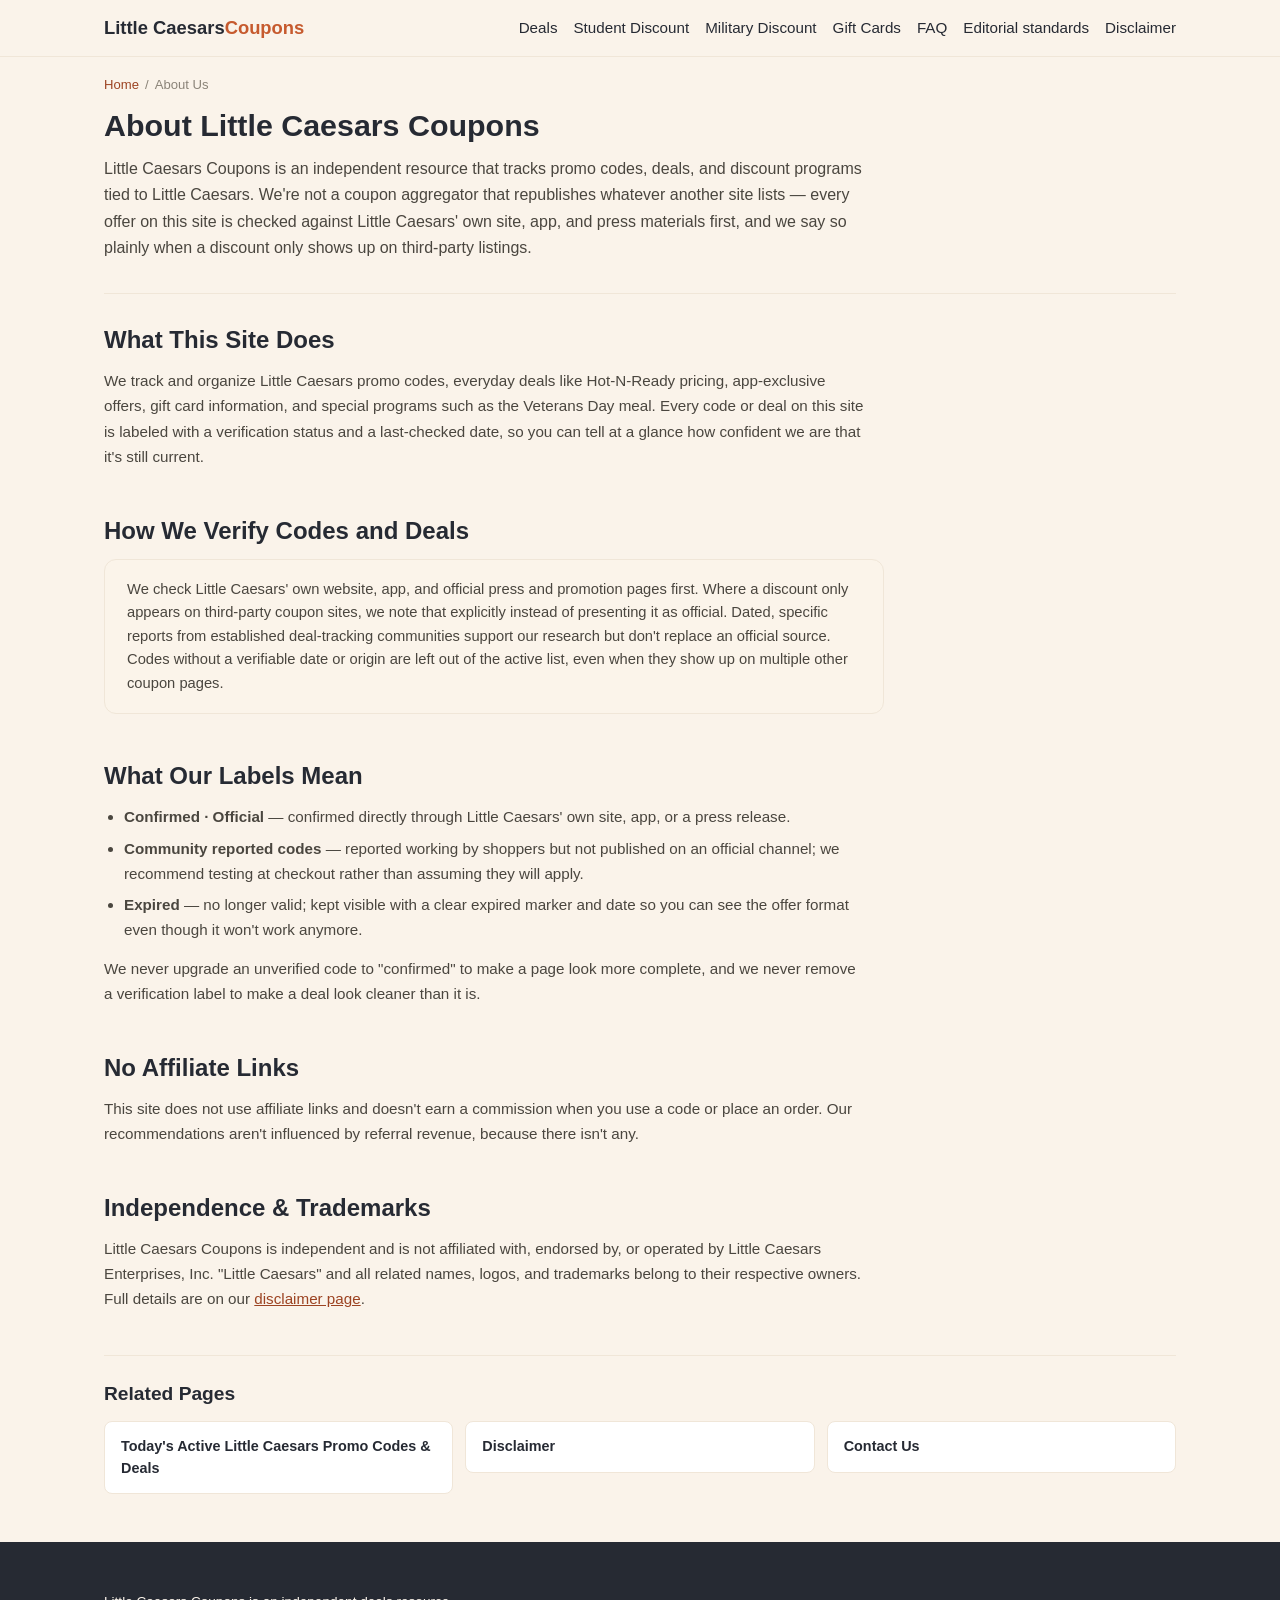
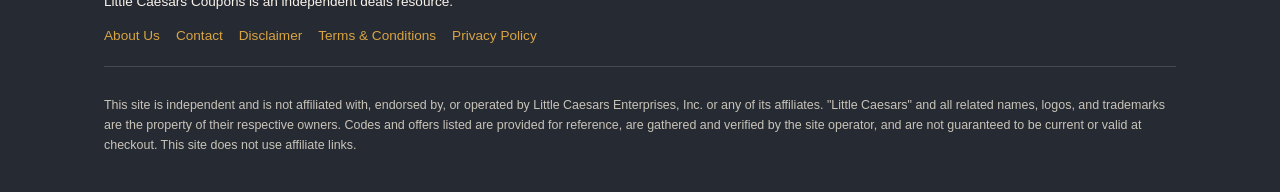
<file: about/index.html>
<!DOCTYPE html>
<html lang="en">
<head>
<meta charset="UTF-8">
<meta name="viewport" content="width=device-width, initial-scale=1.0">
<title>About Little Caesars Coupons | Editorial Standards</title>
<meta name="description" content="How Little Caesars Coupons verifies codes and deals, what Confirmed vs Unverified means, and why this site carries no affiliate links.">
<link rel="canonical" href="https://littlecaesarscoupons.us/about/">
<link rel="icon" href="/favicon.ico" sizes="any">
<link rel="icon" type="image/png" sizes="32x32" href="/favicon/favicon-32x32.png">
<link rel="icon" type="image/png" sizes="16x16" href="/favicon/favicon-16x16.png">
<link rel="apple-touch-icon" sizes="180x180" href="/favicon/apple-touch-icon.png">
<link rel="manifest" href="/site.webmanifest">
<meta property="og:type" content="website">
<meta property="og:site_name" content="Little Caesars Coupons">
<meta property="og:title" content="About Little Caesars Coupons | Editorial Standards">
<meta property="og:description" content="How Little Caesars Coupons verifies codes and deals, what Confirmed vs Unverified means, and why this site carries no affiliate links.">
<meta property="og:url" content="https://littlecaesarscoupons.us/about/">
<meta property="og:image" content="https://littlecaesarscoupons.us/images/littlecaesarscoupons-og.jpg">
<meta property="og:image:width" content="1200">
<meta property="og:image:height" content="630">
<meta name="twitter:card" content="summary_large_image">
<meta name="twitter:title" content="About Little Caesars Coupons | Editorial Standards">
<meta name="twitter:description" content="How Little Caesars Coupons verifies codes and deals, what Confirmed vs Unverified means, and why this site carries no affiliate links.">
<meta name="twitter:image" content="https://littlecaesarscoupons.us/images/littlecaesarscoupons-og.jpg">
<link rel="stylesheet" href="../css/style.css">
<script type="application/ld+json">
{
  "@context": "https://schema.org",
  "@type": "WebPage",
  "name": "About Little Caesars Coupons",
  "url": "https://littlecaesarscoupons.us/about/"
}
</script>
<script type="application/ld+json">
{
  "@context": "https://schema.org",
  "@type": "BreadcrumbList",
  "itemListElement": [
    { "@type": "ListItem", "position": 1, "name": "Home", "item": "https://littlecaesarscoupons.us/" },
    { "@type": "ListItem", "position": 2, "name": "About Us", "item": "https://littlecaesarscoupons.us/about/" }
  ]
}
</script>
<script type="application/ld+json">
{
  "@context": "https://schema.org",
  "@type": "Article",
  "headline": "About Little Caesars Coupons | Editorial Standards",
  "description": "How Little Caesars Coupons verifies codes and deals, what Confirmed vs Unverified means, and why this site carries no affiliate links.",
  "dateModified": "2026-10-07",
  "author": {
    "@type": "Organization",
    "name": "Little Caesars Coupons",
    "url": "https://littlecaesarscoupons.us/"
  },
  "publisher": {
    "@type": "Organization",
    "name": "Little Caesars Coupons",
    "url": "https://littlecaesarscoupons.us/"
  },
  "mainEntityOfPage": "https://littlecaesarscoupons.us/about/"
}
</script>
</head>
<body>

<a class="skip-link" href="#main">Skip to content</a>

<header class="site-header">
  <div class="container">
    <a class="site-logo" href="/">Little Caesars<span>Coupons</span></a>
    <nav class="main-nav" aria-label="Primary">
      <ul>
        <li><a href="/#deals">Deals</a></li>
        <li><a href="/student-discount/">Student Discount</a></li>
        <li><a href="/military-discount/">Military Discount</a></li>
        <li><a href="/gift-cards/">Gift Cards</a></li>
        <li><a href="/#faq">FAQ</a></li>
        <li><a href="/about/">Editorial standards</a></li>
        <li><a href="/disclaimer/">Disclaimer</a></li>
      </ul>
    </nav>
  </div>
</header>

<main id="main">
  <div class="container">

    <p class="breadcrumb">
      <a href="/">Home</a><span class="sep">/</span>About Us
    </p>

    <div class="page-header">
      <h1>About Little Caesars Coupons</h1>
      <p class="page-lede">Little Caesars Coupons is an independent resource that tracks promo codes, deals, and discount programs tied to Little Caesars. We're not a coupon aggregator that republishes whatever another site lists — every offer on this site is checked against Little Caesars' own site, app, and press materials first, and we say so plainly when a discount only shows up on third-party listings.</p>
    </div>

    <section class="content-section" aria-labelledby="mission-heading">
      <h2 id="mission-heading">What This Site Does</h2>
      <p>We track and organize Little Caesars promo codes, everyday deals like Hot-N-Ready pricing, app-exclusive offers, gift card information, and special programs such as the Veterans Day meal. Every code or deal on this site is labeled with a verification status and a last-checked date, so you can tell at a glance how confident we are that it's still current.</p>
    </section>

    <section class="content-section" aria-labelledby="verify-heading">
      <h2 id="verify-heading">How We Verify Codes and Deals</h2>
      <div class="methodology-box">
        <p style="margin:0;">We check Little Caesars' own website, app, and official press and promotion pages first. Where a discount only appears on third-party coupon sites, we note that explicitly instead of presenting it as official. Dated, specific reports from established deal-tracking communities support our research but don't replace an official source. Codes without a verifiable date or origin are left out of the active list, even when they show up on multiple other coupon pages.</p>
      </div>
    </section>

    <section class="content-section" aria-labelledby="labels-heading">
      <h2 id="labels-heading">What Our Labels Mean</h2>
      <ul class="plain-list">
        <li><strong>Confirmed · Official</strong> — confirmed directly through Little Caesars' own site, app, or a press release.</li>
        <li><strong>Community reported codes</strong> — reported working by shoppers but not published on an official channel; we recommend testing at checkout rather than assuming they will apply.</li>
        <li><strong>Expired</strong> — no longer valid; kept visible with a clear expired marker and date so you can see the offer format even though it won't work anymore.</li>
      </ul>
      <p>We never upgrade an unverified code to "confirmed" to make a page look more complete, and we never remove a verification label to make a deal look cleaner than it is.</p>
    </section>

    <section class="content-section" aria-labelledby="affiliate-heading">
      <h2 id="affiliate-heading">No Affiliate Links</h2>
      <p>This site does not use affiliate links and doesn't earn a commission when you use a code or place an order. Our recommendations aren't influenced by referral revenue, because there isn't any.</p>
    </section>

    <section class="content-section" aria-labelledby="trademark-heading">
      <h2 id="trademark-heading">Independence &amp; Trademarks</h2>
      <p>Little Caesars Coupons is independent and is not affiliated with, endorsed by, or operated by Little Caesars Enterprises, Inc. "Little Caesars" and all related names, logos, and trademarks belong to their respective owners. Full details are on our <a href="/disclaimer/">disclaimer page</a>.</p>
    </section>

    <div class="related-guides">
      <h2>Related Pages</h2>
      <ul>
        <li><a href="/#deals">Today's Active Little Caesars Promo Codes &amp; Deals</a></li>
        <li><a href="/disclaimer/">Disclaimer</a></li>
        <li><a href="/contact/">Contact Us</a></li>
      </ul>
    </div>

  </div>
</main>

<footer class="site-footer">
  <div class="container">
    <p>Little Caesars Coupons is an independent deals resource.</p>
    <ul class="footer-links">
      <li><a href="/about/">About Us</a></li>
      <li><a href="/contact/">Contact</a></li>
      <li><a href="/disclaimer/">Disclaimer</a></li>
      <li><a href="/terms/">Terms &amp; Conditions</a></li>
      <li><a href="/privacy-policy/">Privacy Policy</a></li>
    </ul>
    <div class="footer-disclaimer">
      <p>This site is independent and is not affiliated with, endorsed by, or operated by Little Caesars Enterprises, Inc. or any of its affiliates. "Little Caesars" and all related names, logos, and trademarks are the property of their respective owners. Codes and offers listed are provided for reference, are gathered and verified by the site operator, and are not guaranteed to be current or valid at checkout. This site does not use affiliate links.</p>
    </div>
  </div>
</footer>

<script src="../js/script.js"></script>
</body>
</html>
</file>
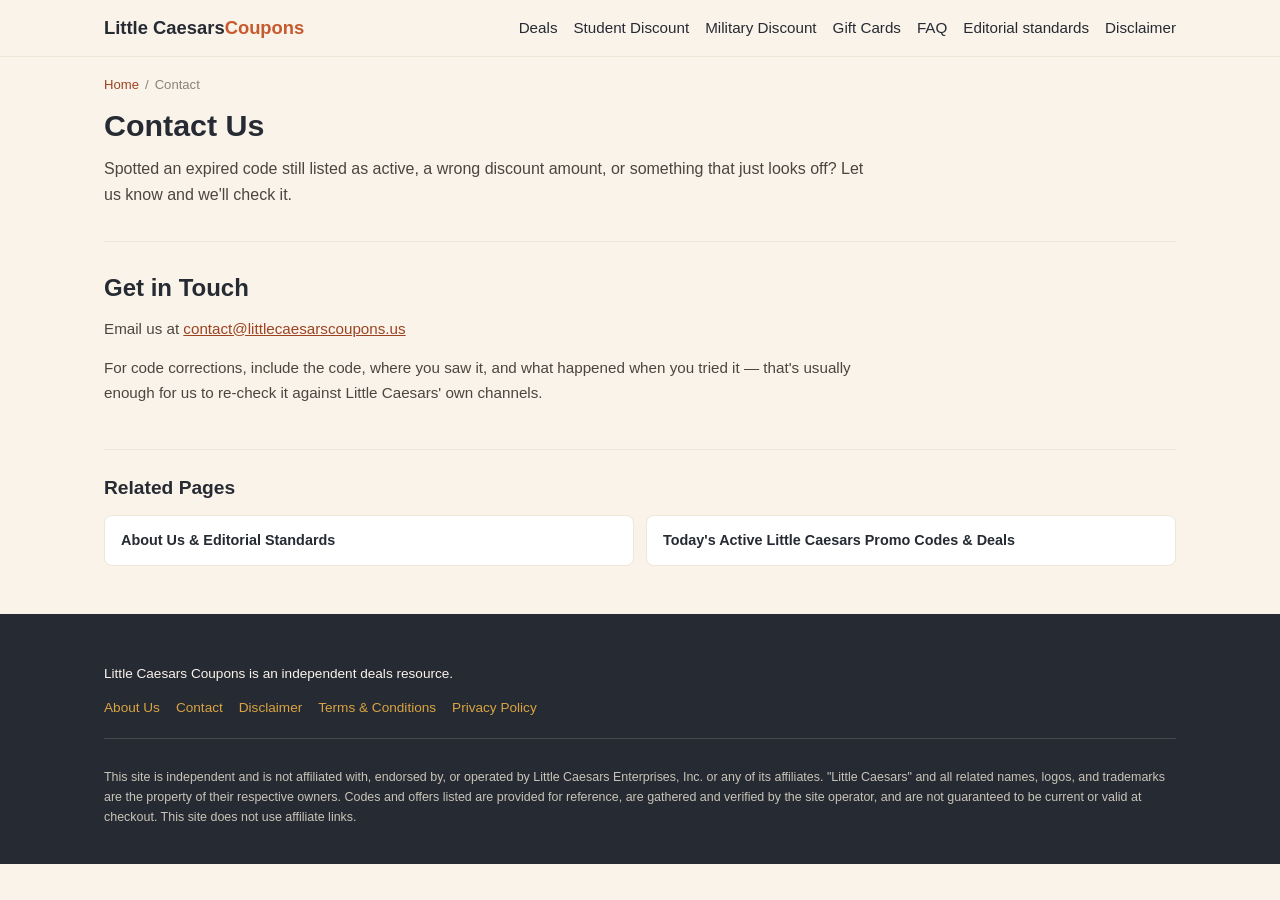
<file: contact/index.html>
<!DOCTYPE html>
<html lang="en">
<head>
<meta charset="UTF-8">
<meta name="viewport" content="width=device-width, initial-scale=1.0">
<title>Contact Little Caesars Coupons</title>
<meta name="description" content="Report an expired or incorrect Little Caesars code, or get in touch with Little Caesars Coupons.">
<link rel="canonical" href="https://littlecaesarscoupons.us/contact/">
<link rel="icon" href="/favicon.ico" sizes="any">
<link rel="icon" type="image/png" sizes="32x32" href="/favicon/favicon-32x32.png">
<link rel="icon" type="image/png" sizes="16x16" href="/favicon/favicon-16x16.png">
<link rel="apple-touch-icon" sizes="180x180" href="/favicon/apple-touch-icon.png">
<link rel="manifest" href="/site.webmanifest">
<meta property="og:type" content="website">
<meta property="og:site_name" content="Little Caesars Coupons">
<meta property="og:title" content="Contact Little Caesars Coupons">
<meta property="og:description" content="Report an expired or incorrect Little Caesars code, or get in touch with Little Caesars Coupons.">
<meta property="og:url" content="https://littlecaesarscoupons.us/contact/">
<meta property="og:image" content="https://littlecaesarscoupons.us/images/littlecaesarscoupons-og.jpg">
<meta property="og:image:width" content="1200">
<meta property="og:image:height" content="630">
<meta name="twitter:card" content="summary_large_image">
<meta name="twitter:title" content="Contact Little Caesars Coupons">
<meta name="twitter:description" content="Report an expired or incorrect Little Caesars code, or get in touch with Little Caesars Coupons.">
<meta name="twitter:image" content="https://littlecaesarscoupons.us/images/littlecaesarscoupons-og.jpg">
<link rel="stylesheet" href="../css/style.css">
<script type="application/ld+json">
{
  "@context": "https://schema.org",
  "@type": "WebPage",
  "name": "Contact Little Caesars Coupons",
  "url": "https://littlecaesarscoupons.us/contact/"
}
</script>
<script type="application/ld+json">
{
  "@context": "https://schema.org",
  "@type": "BreadcrumbList",
  "itemListElement": [
    { "@type": "ListItem", "position": 1, "name": "Home", "item": "https://littlecaesarscoupons.us/" },
    { "@type": "ListItem", "position": 2, "name": "Contact", "item": "https://littlecaesarscoupons.us/contact/" }
  ]
}
</script>
</head>
<body>

<a class="skip-link" href="#main">Skip to content</a>

<header class="site-header">
  <div class="container">
    <a class="site-logo" href="/">Little Caesars<span>Coupons</span></a>
    <nav class="main-nav" aria-label="Primary">
      <ul>
        <li><a href="/#deals">Deals</a></li>
        <li><a href="/student-discount/">Student Discount</a></li>
        <li><a href="/military-discount/">Military Discount</a></li>
        <li><a href="/gift-cards/">Gift Cards</a></li>
        <li><a href="/#faq">FAQ</a></li>
        <li><a href="/about/">Editorial standards</a></li>
        <li><a href="/disclaimer/">Disclaimer</a></li>
      </ul>
    </nav>
  </div>
</header>

<main id="main">
  <div class="container">

    <p class="breadcrumb">
      <a href="/">Home</a><span class="sep">/</span>Contact
    </p>

    <div class="page-header">
      <h1>Contact Us</h1>
      <p class="page-lede">Spotted an expired code still listed as active, a wrong discount amount, or something that just looks off? Let us know and we'll check it.</p>
    </div>

    <section class="content-section" aria-labelledby="contact-heading">
      <h2 id="contact-heading">Get in Touch</h2>
      <p>
        Email us at
        <a href="mailto:contact@littlecaesarscoupons.us">contact@littlecaesarscoupons.us</a>
        <!--
          PLACEHOLDER — confirm the real contact address to use here.
          This inbox has not been verified as belonging to the site owner.
        -->
      </p>
      <p>For code corrections, include the code, where you saw it, and what happened when you tried it — that's usually enough for us to re-check it against Little Caesars' own channels.</p>
    </section>

    <div class="related-guides">
      <h2>Related Pages</h2>
      <ul>
        <li><a href="/about/">About Us &amp; Editorial Standards</a></li>
        <li><a href="/#deals">Today's Active Little Caesars Promo Codes &amp; Deals</a></li>
      </ul>
    </div>

  </div>
</main>

<footer class="site-footer">
  <div class="container">
    <p>Little Caesars Coupons is an independent deals resource.</p>
    <ul class="footer-links">
      <li><a href="/about/">About Us</a></li>
      <li><a href="/contact/">Contact</a></li>
      <li><a href="/disclaimer/">Disclaimer</a></li>
      <li><a href="/terms/">Terms &amp; Conditions</a></li>
      <li><a href="/privacy-policy/">Privacy Policy</a></li>
    </ul>
    <div class="footer-disclaimer">
      <p>This site is independent and is not affiliated with, endorsed by, or operated by Little Caesars Enterprises, Inc. or any of its affiliates. "Little Caesars" and all related names, logos, and trademarks are the property of their respective owners. Codes and offers listed are provided for reference, are gathered and verified by the site operator, and are not guaranteed to be current or valid at checkout. This site does not use affiliate links.</p>
    </div>
  </div>
</footer>

<script src="../js/script.js"></script>
</body>
</html>
</file>
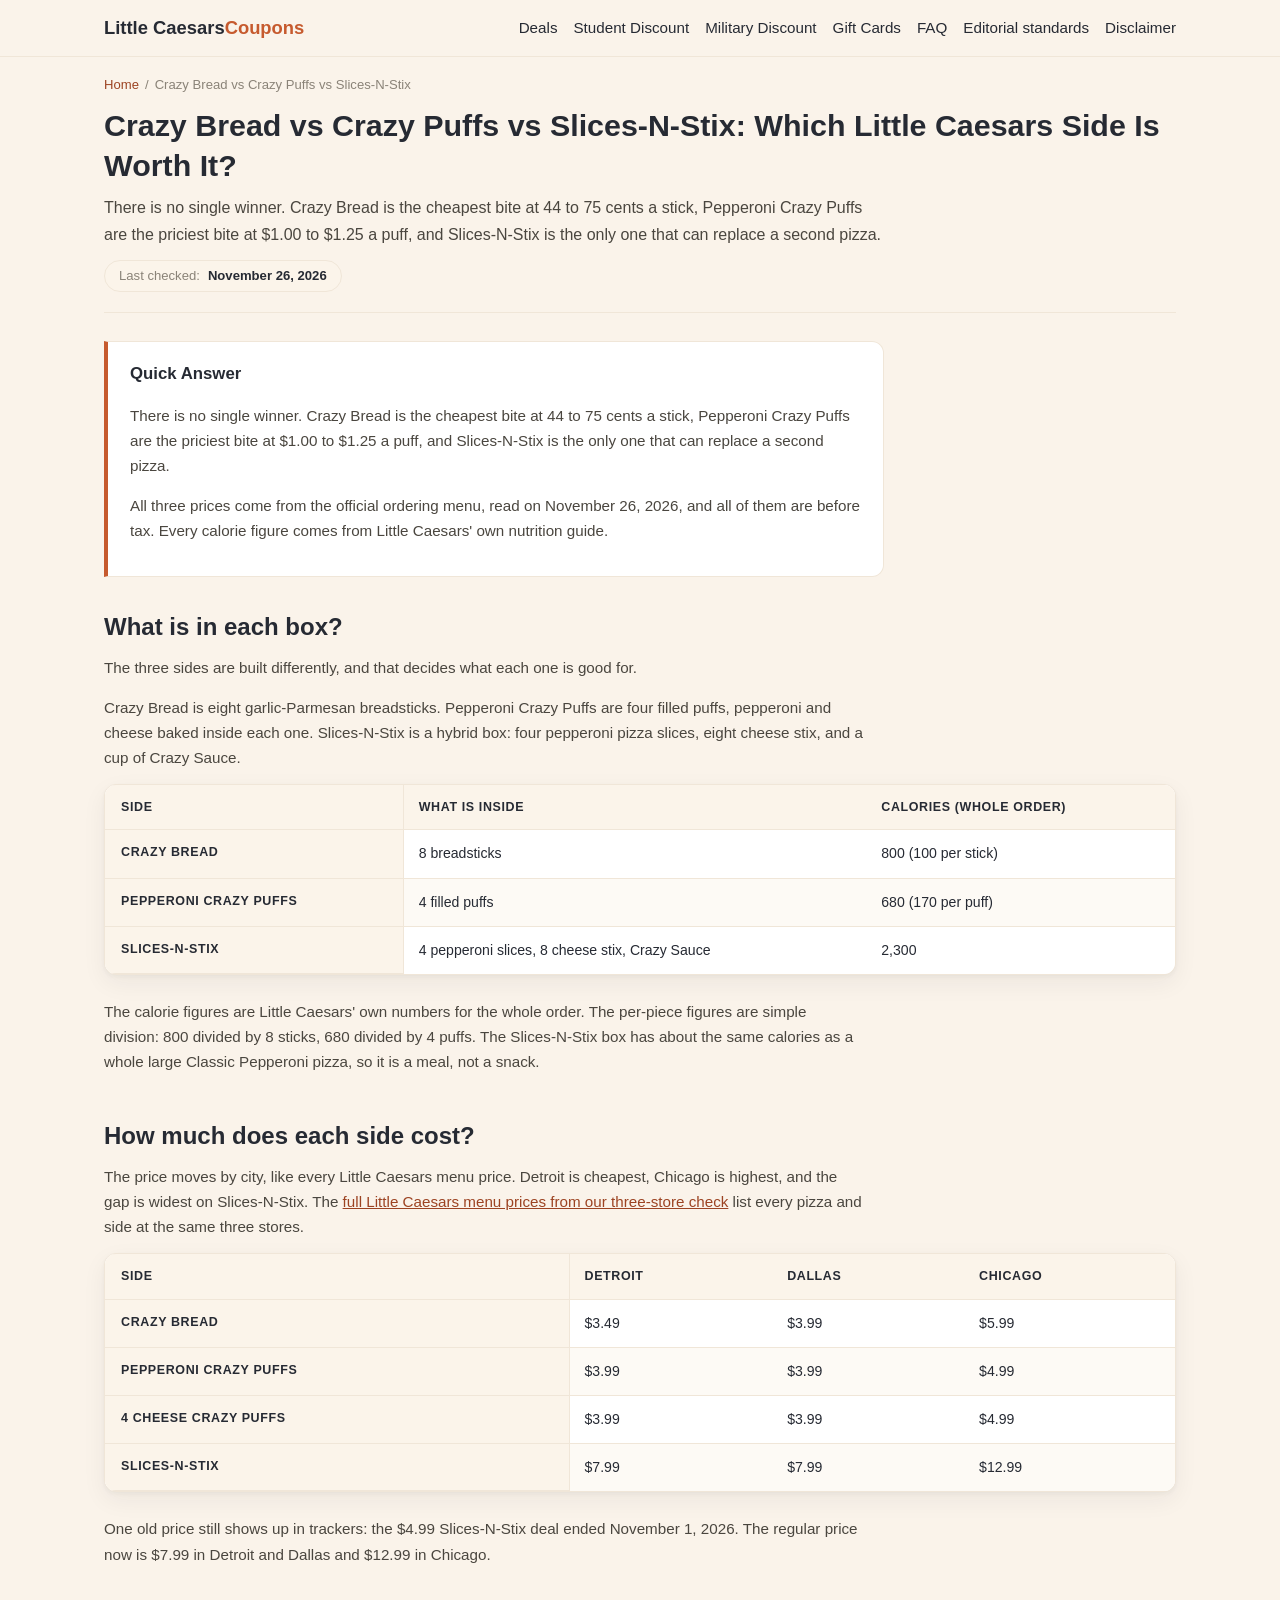
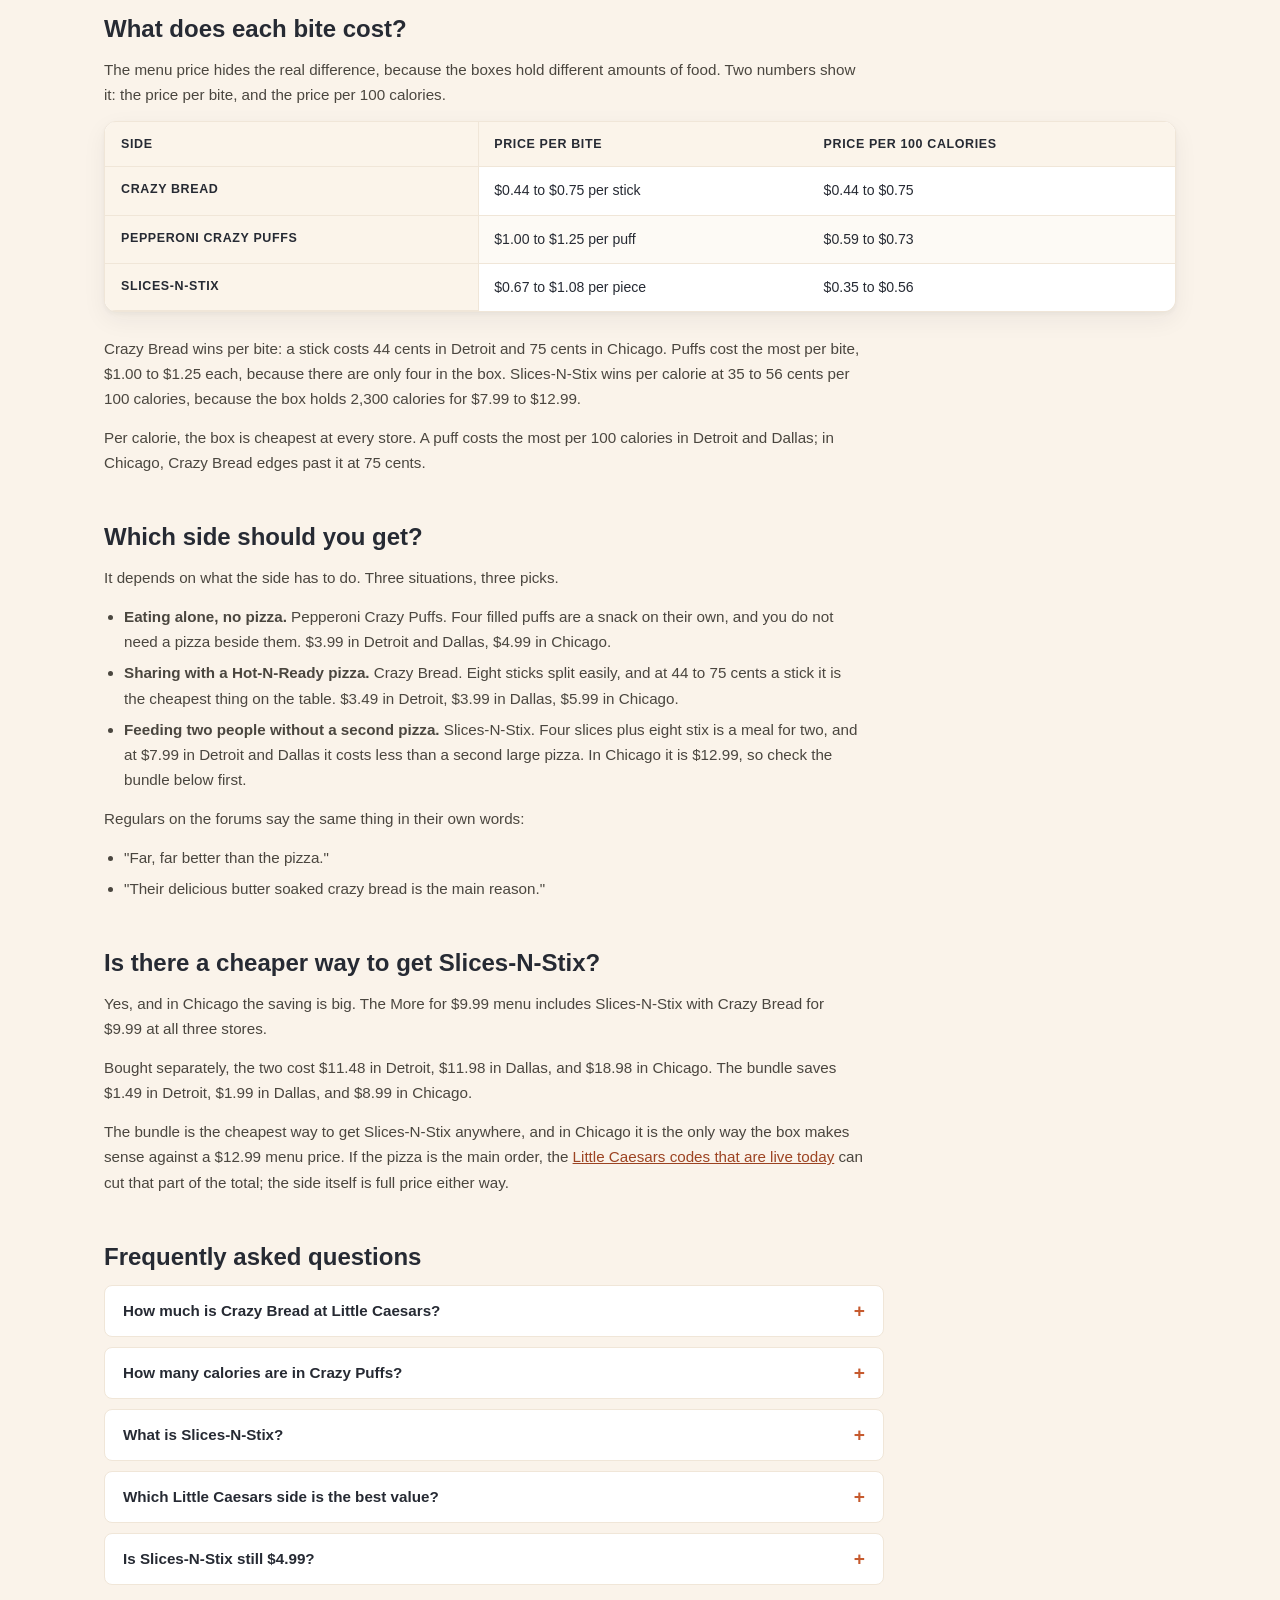
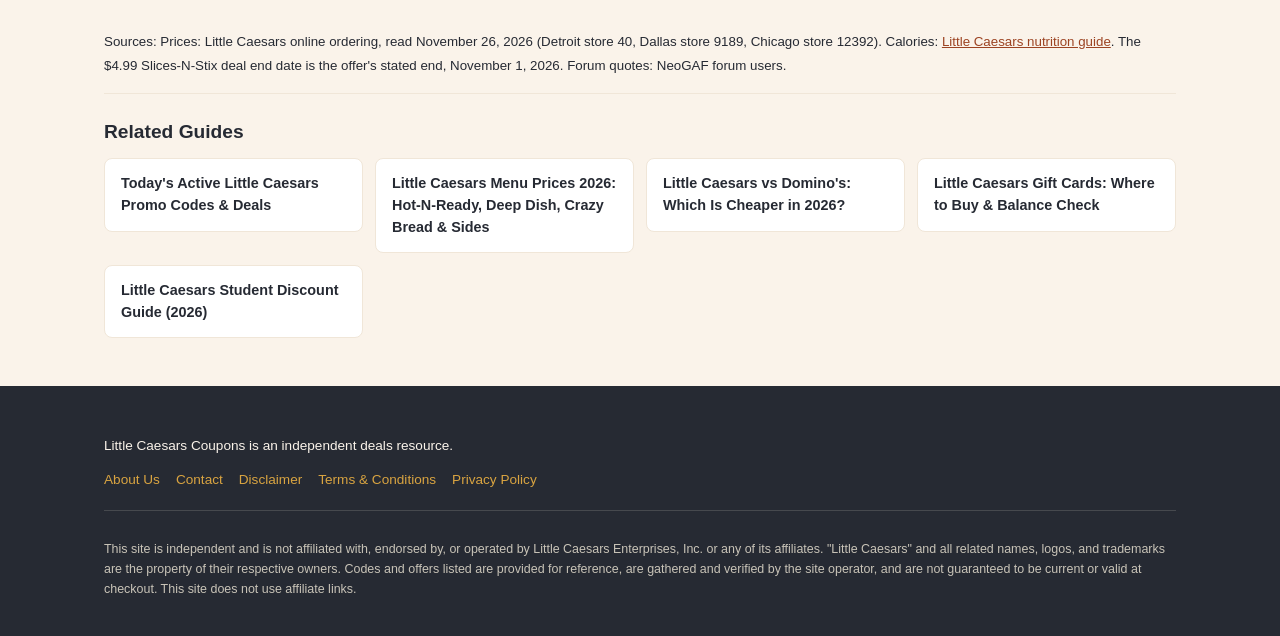
<file: crazy-bread-vs-crazy-puffs-vs-slices-n-stix/index.html>
<!DOCTYPE html>
<html lang="en">
<head>
<meta charset="UTF-8">
<meta name="viewport" content="width=device-width, initial-scale=1.0">
<title>Crazy Bread vs Crazy Puffs vs Slices-N-Stix: Which Little Caesars Side Is Worth It?</title>
<meta name="description" content="Crazy Bread $3.49 to $5.99, Crazy Puffs $3.99 to $4.99, Slices-N-Stix $7.99 to $12.99, checked November 26, 2026 in Detroit, Dallas and Chicago. Price per bite, price per calorie, and the $9.99 bundle that saves up to $8.99.">
<link rel="canonical" href="https://littlecaesarscoupons.us/crazy-bread-vs-crazy-puffs-vs-slices-n-stix/">
<link rel="icon" href="/favicon.ico" sizes="any">
<link rel="icon" type="image/png" sizes="32x32" href="/favicon/favicon-32x32.png">
<link rel="icon" type="image/png" sizes="16x16" href="/favicon/favicon-16x16.png">
<link rel="apple-touch-icon" sizes="180x180" href="/favicon/apple-touch-icon.png">
<link rel="manifest" href="/site.webmanifest">
<meta property="og:type" content="article">
<meta property="og:site_name" content="Little Caesars Coupons">
<meta property="og:title" content="Crazy Bread vs Crazy Puffs vs Slices-N-Stix: Which Little Caesars Side Is Worth It?">
<meta property="og:description" content="Crazy Bread $3.49 to $5.99, Crazy Puffs $3.99 to $4.99, Slices-N-Stix $7.99 to $12.99, checked November 26, 2026 in Detroit, Dallas and Chicago. Price per bite, price per calorie, and the $9.99 bundle that saves up to $8.99.">
<meta property="og:url" content="https://littlecaesarscoupons.us/crazy-bread-vs-crazy-puffs-vs-slices-n-stix/">
<meta property="og:image" content="https://littlecaesarscoupons.us/images/littlecaesarscoupons-og.jpg">
<meta property="og:image:width" content="1200">
<meta property="og:image:height" content="630">
<meta name="twitter:card" content="summary_large_image">
<meta name="twitter:title" content="Crazy Bread vs Crazy Puffs vs Slices-N-Stix: Which Little Caesars Side Is Worth It?">
<meta name="twitter:description" content="Crazy Bread $3.49 to $5.99, Crazy Puffs $3.99 to $4.99, Slices-N-Stix $7.99 to $12.99, checked November 26, 2026 in Detroit, Dallas and Chicago. Price per bite, price per calorie, and the $9.99 bundle that saves up to $8.99.">
<meta name="twitter:image" content="https://littlecaesarscoupons.us/images/littlecaesarscoupons-og.jpg">
<link rel="stylesheet" href="../css/style.css">
<script type="application/ld+json">
{
  "@context": "https://schema.org",
  "@type": "WebPage",
  "name": "Crazy Bread vs Crazy Puffs vs Slices-N-Stix: Which Little Caesars Side Is Worth It?",
  "url": "https://littlecaesarscoupons.us/crazy-bread-vs-crazy-puffs-vs-slices-n-stix/"
}
</script>
<script type="application/ld+json">
{
  "@context": "https://schema.org",
  "@type": "BreadcrumbList",
  "itemListElement": [
    { "@type": "ListItem", "position": 1, "name": "Home", "item": "https://littlecaesarscoupons.us/" },
    { "@type": "ListItem", "position": 2, "name": "Crazy Bread vs Crazy Puffs vs Slices-N-Stix", "item": "https://littlecaesarscoupons.us/crazy-bread-vs-crazy-puffs-vs-slices-n-stix/" }
  ]
}
</script>
<script type="application/ld+json">
{
  "@context": "https://schema.org",
  "@type": "FAQPage",
  "mainEntity": [
    {
      "@type": "Question",
      "name": "How much is Crazy Bread at Little Caesars?",
      "acceptedAnswer": { "@type": "Answer", "text": "$3.49 in Detroit, $3.99 in Dallas, and $5.99 in Chicago, for an order of 8 breadsticks. Each stick is 100 calories." }
    },
    {
      "@type": "Question",
      "name": "How many calories are in Crazy Puffs?",
      "acceptedAnswer": { "@type": "Answer", "text": "A 4-piece order of Pepperoni Crazy Puffs is 680 calories, or 170 per puff. The 4 Cheese Crazy Puffs cost the same, $3.99 in Detroit and Dallas and $4.99 in Chicago." }
    },
    {
      "@type": "Question",
      "name": "What is Slices-N-Stix?",
      "acceptedAnswer": { "@type": "Answer", "text": "A box with four pepperoni pizza slices, eight cheese stix, and a cup of Crazy Sauce. The whole box is 2,300 calories. It costs $7.99 in Detroit and Dallas and $12.99 in Chicago." }
    },
    {
      "@type": "Question",
      "name": "Which Little Caesars side is the best value?",
      "acceptedAnswer": { "@type": "Answer", "text": "Crazy Bread is the best value per bite, at 44 to 75 cents a stick, and Slices-N-Stix is the best value per meal, at 35 to 56 cents per 100 calories. Puffs cost the most per bite, but they are the only side that works as a snack on its own." }
    },
    {
      "@type": "Question",
      "name": "Is Slices-N-Stix still $4.99?",
      "acceptedAnswer": { "@type": "Answer", "text": "No. The $4.99 Slices-N-Stix deal ended November 1, 2026, and the regular price is now $7.99 in Detroit and Dallas and $12.99 in Chicago. The More for $9.99 bundle with Crazy Bread is the cheapest way to get it." }
    }
  ]
}
</script>
<script type="application/ld+json">
{
  "@context": "https://schema.org",
  "@type": "Article",
  "headline": "Crazy Bread vs Crazy Puffs vs Slices-N-Stix: Which Little Caesars Side Is Worth It?",
  "description": "Crazy Bread $3.49 to $5.99, Crazy Puffs $3.99 to $4.99, Slices-N-Stix $7.99 to $12.99, checked November 26, 2026 in Detroit, Dallas and Chicago. Price per bite, price per calorie, and the $9.99 bundle that saves up to $8.99.",
  "dateModified": "2026-11-28",
  "author": {
    "@type": "Organization",
    "name": "Little Caesars Coupons",
    "url": "https://littlecaesarscoupons.us/"
  },
  "publisher": {
    "@type": "Organization",
    "name": "Little Caesars Coupons",
    "url": "https://littlecaesarscoupons.us/"
  },
  "mainEntityOfPage": "https://littlecaesarscoupons.us/crazy-bread-vs-crazy-puffs-vs-slices-n-stix/"
}
</script>
</head>
<body>

<a class="skip-link" href="#main">Skip to content</a>

<header class="site-header">
  <div class="container">
    <a class="site-logo" href="/">Little Caesars<span>Coupons</span></a>
    <nav class="main-nav" aria-label="Primary">
      <ul>
        <li><a href="/#deals">Deals</a></li>
        <li><a href="/student-discount/">Student Discount</a></li>
        <li><a href="/military-discount/">Military Discount</a></li>
        <li><a href="/gift-cards/">Gift Cards</a></li>
        <li><a href="/#faq">FAQ</a></li>
        <li><a href="/about/">Editorial standards</a></li>
        <li><a href="/disclaimer/">Disclaimer</a></li>
      </ul>
    </nav>
  </div>
</header>

<main id="main">
  <div class="container">

    <p class="breadcrumb">
      <a href="/">Home</a><span class="sep">/</span>Crazy Bread vs Crazy Puffs vs Slices-N-Stix
    </p>

    <div class="page-header">
      <h1>Crazy Bread vs Crazy Puffs vs Slices-N-Stix: Which Little Caesars Side Is Worth It?</h1>
      <p class="page-lede">There is no single winner. Crazy Bread is the cheapest bite at 44 to 75 cents a stick, Pepperoni Crazy Puffs are the priciest bite at $1.00 to $1.25 a puff, and Slices-N-Stix is the only one that can replace a second pizza.</p>
      <span class="page-meta">Last checked: <strong>November 26, 2026</strong></span>
    </div>

    <div class="quick-answer">
      <h2>Quick Answer</h2>
      <p>There is no single winner. Crazy Bread is the cheapest bite at 44 to 75 cents a stick, Pepperoni Crazy Puffs are the priciest bite at $1.00 to $1.25 a puff, and Slices-N-Stix is the only one that can replace a second pizza.</p>
      <p>All three prices come from the official ordering menu, read on November 26, 2026, and all of them are before tax. Every calorie figure comes from Little Caesars' own nutrition guide.</p>
    </div>

    <section class="content-section" aria-labelledby="box-heading">
      <h2 id="box-heading">What is in each box?</h2>
      <p>The three sides are built differently, and that decides what each one is good for.</p>
      <p>Crazy Bread is eight garlic-Parmesan breadsticks. Pepperoni Crazy Puffs are four filled puffs, pepperoni and cheese baked inside each one. Slices-N-Stix is a hybrid box: four pepperoni pizza slices, eight cheese stix, and a cup of Crazy Sauce.</p>
      <div class="table-wrap">
        <table class="data-table">
          <thead>
            <tr><th scope="col">Side</th><th scope="col">What is inside</th><th scope="col">Calories (whole order)</th></tr>
          </thead>
          <tbody>
            <tr><th scope="row">Crazy Bread</th><td>8 breadsticks</td><td>800 (100 per stick)</td></tr>
            <tr><th scope="row">Pepperoni Crazy Puffs</th><td>4 filled puffs</td><td>680 (170 per puff)</td></tr>
            <tr><th scope="row">Slices-N-Stix</th><td>4 pepperoni slices, 8 cheese stix, Crazy Sauce</td><td>2,300</td></tr>
          </tbody>
        </table>
      </div>
      <p>The calorie figures are Little Caesars' own numbers for the whole order. The per-piece figures are simple division: 800 divided by 8 sticks, 680 divided by 4 puffs. The Slices-N-Stix box has about the same calories as a whole large Classic Pepperoni pizza, so it is a meal, not a snack.</p>
    </section>

    <section class="content-section" aria-labelledby="cost-heading">
      <h2 id="cost-heading">How much does each side cost?</h2>
      <p>The price moves by city, like every Little Caesars menu price. Detroit is cheapest, Chicago is highest, and the gap is widest on Slices-N-Stix. The <a href="/little-caesars-menu-prices-2026/">full Little Caesars menu prices from our three-store check</a> list every pizza and side at the same three stores.</p>
      <div class="table-wrap">
        <table class="data-table">
          <thead>
            <tr><th scope="col">Side</th><th scope="col">Detroit</th><th scope="col">Dallas</th><th scope="col">Chicago</th></tr>
          </thead>
          <tbody>
            <tr><th scope="row">Crazy Bread</th><td>$3.49</td><td>$3.99</td><td>$5.99</td></tr>
            <tr><th scope="row">Pepperoni Crazy Puffs</th><td>$3.99</td><td>$3.99</td><td>$4.99</td></tr>
            <tr><th scope="row">4 Cheese Crazy Puffs</th><td>$3.99</td><td>$3.99</td><td>$4.99</td></tr>
            <tr><th scope="row">Slices-N-Stix</th><td>$7.99</td><td>$7.99</td><td>$12.99</td></tr>
          </tbody>
        </table>
      </div>
      <p>One old price still shows up in trackers: the $4.99 Slices-N-Stix deal ended November 1, 2026. The regular price now is $7.99 in Detroit and Dallas and $12.99 in Chicago.</p>
    </section>

    <section class="content-section" aria-labelledby="bite-heading">
      <h2 id="bite-heading">What does each bite cost?</h2>
      <p>The menu price hides the real difference, because the boxes hold different amounts of food. Two numbers show it: the price per bite, and the price per 100 calories.</p>
      <div class="table-wrap">
        <table class="data-table">
          <thead>
            <tr><th scope="col">Side</th><th scope="col">Price per bite</th><th scope="col">Price per 100 calories</th></tr>
          </thead>
          <tbody>
            <tr><th scope="row">Crazy Bread</th><td>$0.44 to $0.75 per stick</td><td>$0.44 to $0.75</td></tr>
            <tr><th scope="row">Pepperoni Crazy Puffs</th><td>$1.00 to $1.25 per puff</td><td>$0.59 to $0.73</td></tr>
            <tr><th scope="row">Slices-N-Stix</th><td>$0.67 to $1.08 per piece</td><td>$0.35 to $0.56</td></tr>
          </tbody>
        </table>
      </div>
      <p>Crazy Bread wins per bite: a stick costs 44 cents in Detroit and 75 cents in Chicago. Puffs cost the most per bite, $1.00 to $1.25 each, because there are only four in the box. Slices-N-Stix wins per calorie at 35 to 56 cents per 100 calories, because the box holds 2,300 calories for $7.99 to $12.99.</p>
      <p>Per calorie, the box is cheapest at every store. A puff costs the most per 100 calories in Detroit and Dallas; in Chicago, Crazy Bread edges past it at 75 cents.</p>
    </section>

    <section class="content-section" aria-labelledby="which-heading">
      <h2 id="which-heading">Which side should you get?</h2>
      <p>It depends on what the side has to do. Three situations, three picks.</p>
      <ul class="plain-list">
        <li><strong>Eating alone, no pizza.</strong> Pepperoni Crazy Puffs. Four filled puffs are a snack on their own, and you do not need a pizza beside them. $3.99 in Detroit and Dallas, $4.99 in Chicago.</li>
        <li><strong>Sharing with a Hot-N-Ready pizza.</strong> Crazy Bread. Eight sticks split easily, and at 44 to 75 cents a stick it is the cheapest thing on the table. $3.49 in Detroit, $3.99 in Dallas, $5.99 in Chicago.</li>
        <li><strong>Feeding two people without a second pizza.</strong> Slices-N-Stix. Four slices plus eight stix is a meal for two, and at $7.99 in Detroit and Dallas it costs less than a second large pizza. In Chicago it is $12.99, so check the bundle below first.</li>
      </ul>
      <p>Regulars on the forums say the same thing in their own words:</p>
      <ul class="plain-list">
        <li>"Far, far better than the pizza."</li>
        <li>"Their delicious butter soaked crazy bread is the main reason."</li>
      </ul>
    </section>

    <section class="content-section" aria-labelledby="bundle-heading">
      <h2 id="bundle-heading">Is there a cheaper way to get Slices-N-Stix?</h2>
      <p>Yes, and in Chicago the saving is big. The More for $9.99 menu includes Slices-N-Stix with Crazy Bread for $9.99 at all three stores.</p>
      <p>Bought separately, the two cost $11.48 in Detroit, $11.98 in Dallas, and $18.98 in Chicago. The bundle saves $1.49 in Detroit, $1.99 in Dallas, and $8.99 in Chicago.</p>
      <p>The bundle is the cheapest way to get Slices-N-Stix anywhere, and in Chicago it is the only way the box makes sense against a $12.99 menu price. If the pizza is the main order, the <a href="/">Little Caesars codes that are live today</a> can cut that part of the total; the side itself is full price either way.</p>
    </section>

    <section class="content-section" id="faq" aria-labelledby="faq-heading">
      <h2 id="faq-heading">Frequently asked questions</h2>
      <ul class="faq-list">

        <li class="faq-item">
          <button type="button" class="faq-question" aria-expanded="false" aria-controls="cb-faq-a1">How much is Crazy Bread at Little Caesars?</button>
          <div class="faq-answer" id="cb-faq-a1" hidden>$3.49 in Detroit, $3.99 in Dallas, and $5.99 in Chicago, for an order of 8 breadsticks. Each stick is 100 calories.</div>
        </li>

        <li class="faq-item">
          <button type="button" class="faq-question" aria-expanded="false" aria-controls="cb-faq-a2">How many calories are in Crazy Puffs?</button>
          <div class="faq-answer" id="cb-faq-a2" hidden>A 4-piece order of Pepperoni Crazy Puffs is 680 calories, or 170 per puff. The 4 Cheese Crazy Puffs cost the same, $3.99 in Detroit and Dallas and $4.99 in Chicago.</div>
        </li>

        <li class="faq-item">
          <button type="button" class="faq-question" aria-expanded="false" aria-controls="cb-faq-a3">What is Slices-N-Stix?</button>
          <div class="faq-answer" id="cb-faq-a3" hidden>A box with four pepperoni pizza slices, eight cheese stix, and a cup of Crazy Sauce. The whole box is 2,300 calories. It costs $7.99 in Detroit and Dallas and $12.99 in Chicago.</div>
        </li>

        <li class="faq-item">
          <button type="button" class="faq-question" aria-expanded="false" aria-controls="cb-faq-a4">Which Little Caesars side is the best value?</button>
          <div class="faq-answer" id="cb-faq-a4" hidden>Crazy Bread is the best value per bite, at 44 to 75 cents a stick, and Slices-N-Stix is the best value per meal, at 35 to 56 cents per 100 calories. Puffs cost the most per bite, but they are the only side that works as a snack on its own.</div>
        </li>

        <li class="faq-item">
          <button type="button" class="faq-question" aria-expanded="false" aria-controls="cb-faq-a5">Is Slices-N-Stix still $4.99?</button>
          <div class="faq-answer" id="cb-faq-a5" hidden>No. The $4.99 Slices-N-Stix deal ended November 1, 2026, and the regular price is now $7.99 in Detroit and Dallas and $12.99 in Chicago. The More for $9.99 bundle with Crazy Bread is the cheapest way to get it.</div>
        </li>

      </ul>
    </section>

    <p><small>Sources: Prices: Little Caesars online ordering, read November 26, 2026 (Detroit store 40, Dallas store 9189, Chicago store 12392). Calories: <a href="https://littlecaesars.com/static/usnutritionguide.pdf">Little Caesars nutrition guide</a>. The $4.99 Slices-N-Stix deal end date is the offer's stated end, November 1, 2026. Forum quotes: NeoGAF forum users.</small></p>

    <div class="related-guides">
      <h2>Related Guides</h2>
      <ul>
        <li><a href="/#deals">Today's Active Little Caesars Promo Codes &amp; Deals</a></li>
        <li><a href="/little-caesars-menu-prices-2026/">Little Caesars Menu Prices 2026: Hot-N-Ready, Deep Dish, Crazy Bread &amp; Sides</a></li>
        <li><a href="/little-caesars-vs-dominos/">Little Caesars vs Domino's: Which Is Cheaper in 2026?</a></li>
        <li><a href="/gift-cards/">Little Caesars Gift Cards: Where to Buy &amp; Balance Check</a></li>
        <li><a href="/student-discount/">Little Caesars Student Discount Guide (2026)</a></li>
      </ul>
    </div>

  </div>
</main>

<footer class="site-footer">
  <div class="container">
    <p>Little Caesars Coupons is an independent deals resource.</p>
    <ul class="footer-links">
      <li><a href="/about/">About Us</a></li>
      <li><a href="/contact/">Contact</a></li>
      <li><a href="/disclaimer/">Disclaimer</a></li>
      <li><a href="/terms/">Terms &amp; Conditions</a></li>
      <li><a href="/privacy-policy/">Privacy Policy</a></li>
    </ul>
    <div class="footer-disclaimer">
      <p>This site is independent and is not affiliated with, endorsed by, or operated by Little Caesars Enterprises, Inc. or any of its affiliates. "Little Caesars" and all related names, logos, and trademarks are the property of their respective owners. Codes and offers listed are provided for reference, are gathered and verified by the site operator, and are not guaranteed to be current or valid at checkout. This site does not use affiliate links.</p>
    </div>
  </div>
</footer>

<script src="../js/script.js"></script>
</body>
</html>
</file>
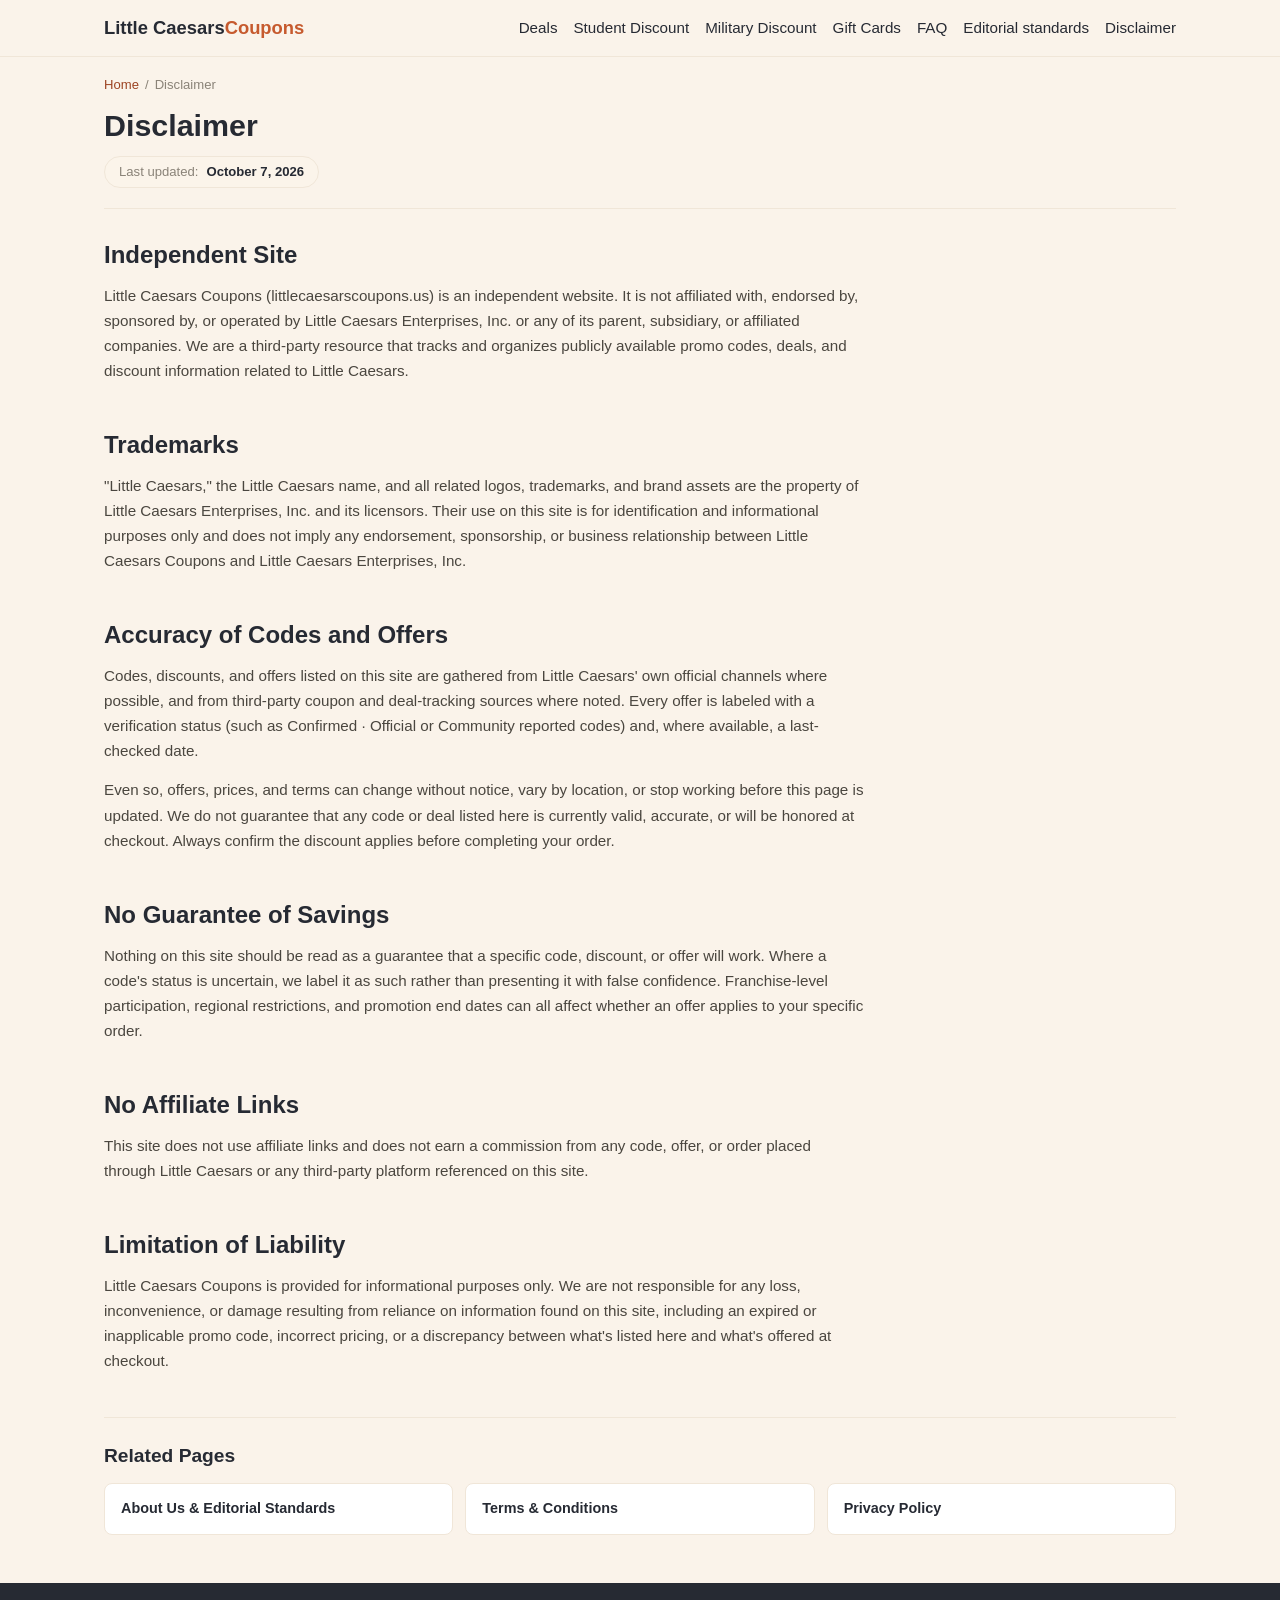
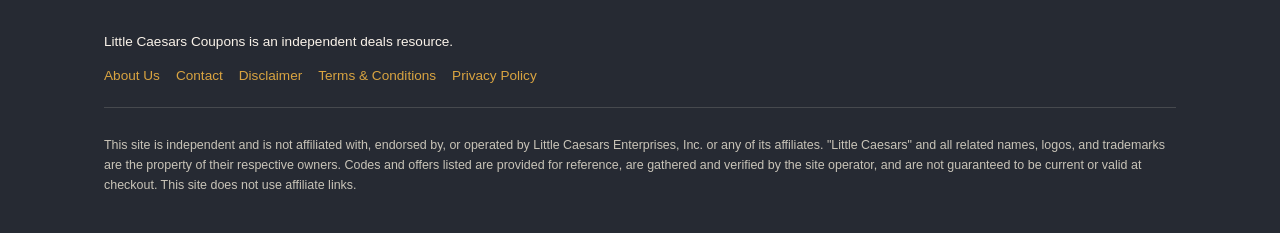
<file: disclaimer/index.html>
<!DOCTYPE html>
<html lang="en">
<head>
<meta charset="UTF-8">
<meta name="viewport" content="width=device-width, initial-scale=1.0">
<title>Disclaimer | Little Caesars Coupons</title>
<meta name="description" content="Little Caesars Coupons is independent and not affiliated with Little Caesars Enterprises, Inc. Read our full trademark and offer-accuracy disclaimer.">
<link rel="canonical" href="https://littlecaesarscoupons.us/disclaimer/">
<link rel="icon" href="/favicon.ico" sizes="any">
<link rel="icon" type="image/png" sizes="32x32" href="/favicon/favicon-32x32.png">
<link rel="icon" type="image/png" sizes="16x16" href="/favicon/favicon-16x16.png">
<link rel="apple-touch-icon" sizes="180x180" href="/favicon/apple-touch-icon.png">
<link rel="manifest" href="/site.webmanifest">
<meta property="og:type" content="website">
<meta property="og:site_name" content="Little Caesars Coupons">
<meta property="og:title" content="Disclaimer | Little Caesars Coupons">
<meta property="og:description" content="Little Caesars Coupons is independent and not affiliated with Little Caesars Enterprises, Inc. Read our full trademark and offer-accuracy disclaimer.">
<meta property="og:url" content="https://littlecaesarscoupons.us/disclaimer/">
<meta property="og:image" content="https://littlecaesarscoupons.us/images/littlecaesarscoupons-og.jpg">
<meta property="og:image:width" content="1200">
<meta property="og:image:height" content="630">
<meta name="twitter:card" content="summary_large_image">
<meta name="twitter:title" content="Disclaimer | Little Caesars Coupons">
<meta name="twitter:description" content="Little Caesars Coupons is independent and not affiliated with Little Caesars Enterprises, Inc. Read our full trademark and offer-accuracy disclaimer.">
<meta name="twitter:image" content="https://littlecaesarscoupons.us/images/littlecaesarscoupons-og.jpg">
<link rel="stylesheet" href="../css/style.css">
<script type="application/ld+json">
{
  "@context": "https://schema.org",
  "@type": "WebPage",
  "name": "Disclaimer",
  "url": "https://littlecaesarscoupons.us/disclaimer/"
}
</script>
<script type="application/ld+json">
{
  "@context": "https://schema.org",
  "@type": "BreadcrumbList",
  "itemListElement": [
    { "@type": "ListItem", "position": 1, "name": "Home", "item": "https://littlecaesarscoupons.us/" },
    { "@type": "ListItem", "position": 2, "name": "Disclaimer", "item": "https://littlecaesarscoupons.us/disclaimer/" }
  ]
}
</script>
</head>
<body>

<a class="skip-link" href="#main">Skip to content</a>

<header class="site-header">
  <div class="container">
    <a class="site-logo" href="/">Little Caesars<span>Coupons</span></a>
    <nav class="main-nav" aria-label="Primary">
      <ul>
        <li><a href="/#deals">Deals</a></li>
        <li><a href="/student-discount/">Student Discount</a></li>
        <li><a href="/military-discount/">Military Discount</a></li>
        <li><a href="/gift-cards/">Gift Cards</a></li>
        <li><a href="/#faq">FAQ</a></li>
        <li><a href="/about/">Editorial standards</a></li>
        <li><a href="/disclaimer/">Disclaimer</a></li>
      </ul>
    </nav>
  </div>
</header>

<main id="main">
  <div class="container">

    <p class="breadcrumb">
      <a href="/">Home</a><span class="sep">/</span>Disclaimer
    </p>

    <div class="page-header">
      <h1>Disclaimer</h1>
      <span class="page-meta">Last updated: <strong>October 7, 2026</strong></span>
    </div>

    <section class="content-section" aria-labelledby="independence-heading">
      <h2 id="independence-heading">Independent Site</h2>
      <p>Little Caesars Coupons (littlecaesarscoupons.us) is an independent website. It is not affiliated with, endorsed by, sponsored by, or operated by Little Caesars Enterprises, Inc. or any of its parent, subsidiary, or affiliated companies. We are a third-party resource that tracks and organizes publicly available promo codes, deals, and discount information related to Little Caesars.</p>
    </section>

    <section class="content-section" aria-labelledby="trademark-heading">
      <h2 id="trademark-heading">Trademarks</h2>
      <p>"Little Caesars," the Little Caesars name, and all related logos, trademarks, and brand assets are the property of Little Caesars Enterprises, Inc. and its licensors. Their use on this site is for identification and informational purposes only and does not imply any endorsement, sponsorship, or business relationship between Little Caesars Coupons and Little Caesars Enterprises, Inc.</p>
    </section>

    <section class="content-section" aria-labelledby="accuracy-heading">
      <h2 id="accuracy-heading">Accuracy of Codes and Offers</h2>
      <p>Codes, discounts, and offers listed on this site are gathered from Little Caesars' own official channels where possible, and from third-party coupon and deal-tracking sources where noted. Every offer is labeled with a verification status (such as Confirmed · Official or Community reported codes) and, where available, a last-checked date.</p>
      <p>Even so, offers, prices, and terms can change without notice, vary by location, or stop working before this page is updated. We do not guarantee that any code or deal listed here is currently valid, accurate, or will be honored at checkout. Always confirm the discount applies before completing your order.</p>
    </section>

    <section class="content-section" aria-labelledby="no-guarantee-heading">
      <h2 id="no-guarantee-heading">No Guarantee of Savings</h2>
      <p>Nothing on this site should be read as a guarantee that a specific code, discount, or offer will work. Where a code's status is uncertain, we label it as such rather than presenting it with false confidence. Franchise-level participation, regional restrictions, and promotion end dates can all affect whether an offer applies to your specific order.</p>
    </section>

    <section class="content-section" aria-labelledby="affiliate-heading">
      <h2 id="affiliate-heading">No Affiliate Links</h2>
      <p>This site does not use affiliate links and does not earn a commission from any code, offer, or order placed through Little Caesars or any third-party platform referenced on this site.</p>
    </section>

    <section class="content-section" aria-labelledby="liability-heading">
      <h2 id="liability-heading">Limitation of Liability</h2>
      <p>Little Caesars Coupons is provided for informational purposes only. We are not responsible for any loss, inconvenience, or damage resulting from reliance on information found on this site, including an expired or inapplicable promo code, incorrect pricing, or a discrepancy between what's listed here and what's offered at checkout.</p>
    </section>

    <div class="related-guides">
      <h2>Related Pages</h2>
      <ul>
        <li><a href="/about/">About Us &amp; Editorial Standards</a></li>
        <li><a href="/terms/">Terms &amp; Conditions</a></li>
        <li><a href="/privacy-policy/">Privacy Policy</a></li>
      </ul>
    </div>

  </div>
</main>

<footer class="site-footer">
  <div class="container">
    <p>Little Caesars Coupons is an independent deals resource.</p>
    <ul class="footer-links">
      <li><a href="/about/">About Us</a></li>
      <li><a href="/contact/">Contact</a></li>
      <li><a href="/disclaimer/">Disclaimer</a></li>
      <li><a href="/terms/">Terms &amp; Conditions</a></li>
      <li><a href="/privacy-policy/">Privacy Policy</a></li>
    </ul>
    <div class="footer-disclaimer">
      <p>This site is independent and is not affiliated with, endorsed by, or operated by Little Caesars Enterprises, Inc. or any of its affiliates. "Little Caesars" and all related names, logos, and trademarks are the property of their respective owners. Codes and offers listed are provided for reference, are gathered and verified by the site operator, and are not guaranteed to be current or valid at checkout. This site does not use affiliate links.</p>
    </div>
  </div>
</footer>

<script src="../js/script.js"></script>
</body>
</html>
</file>
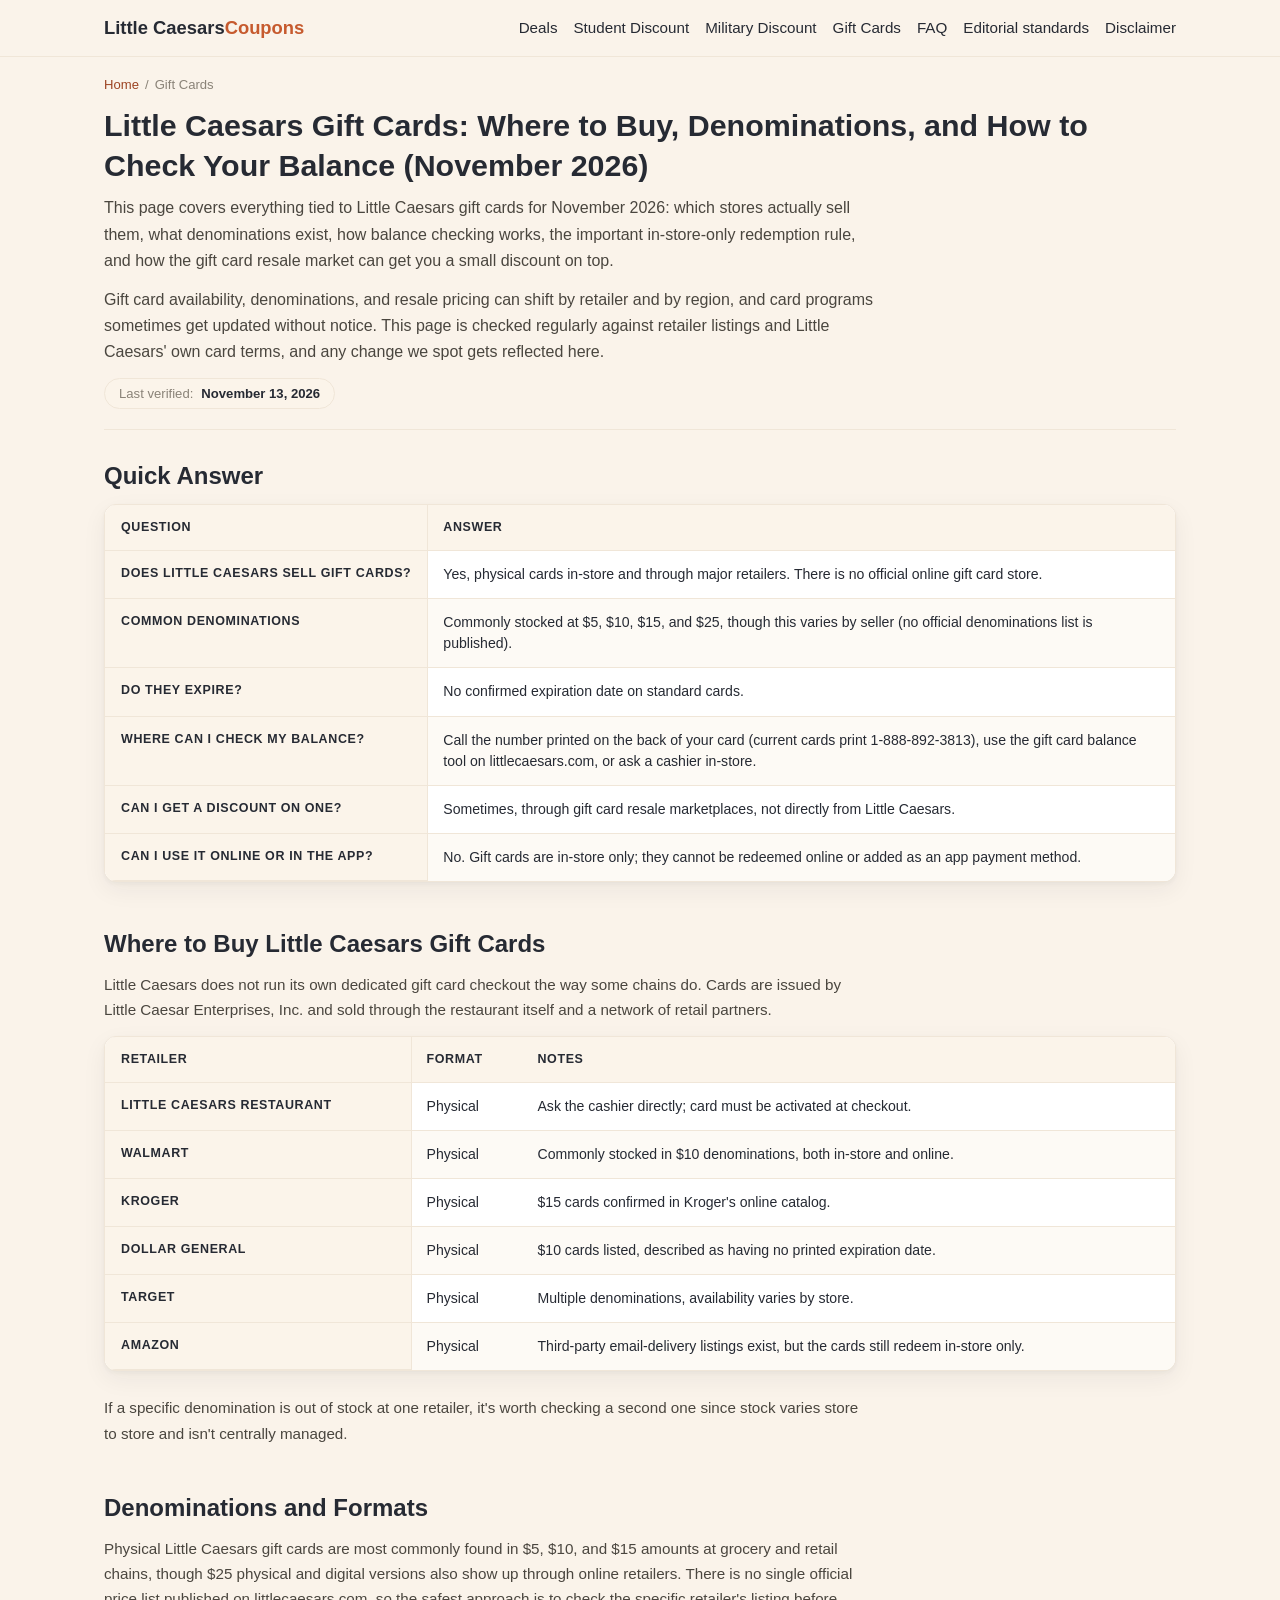
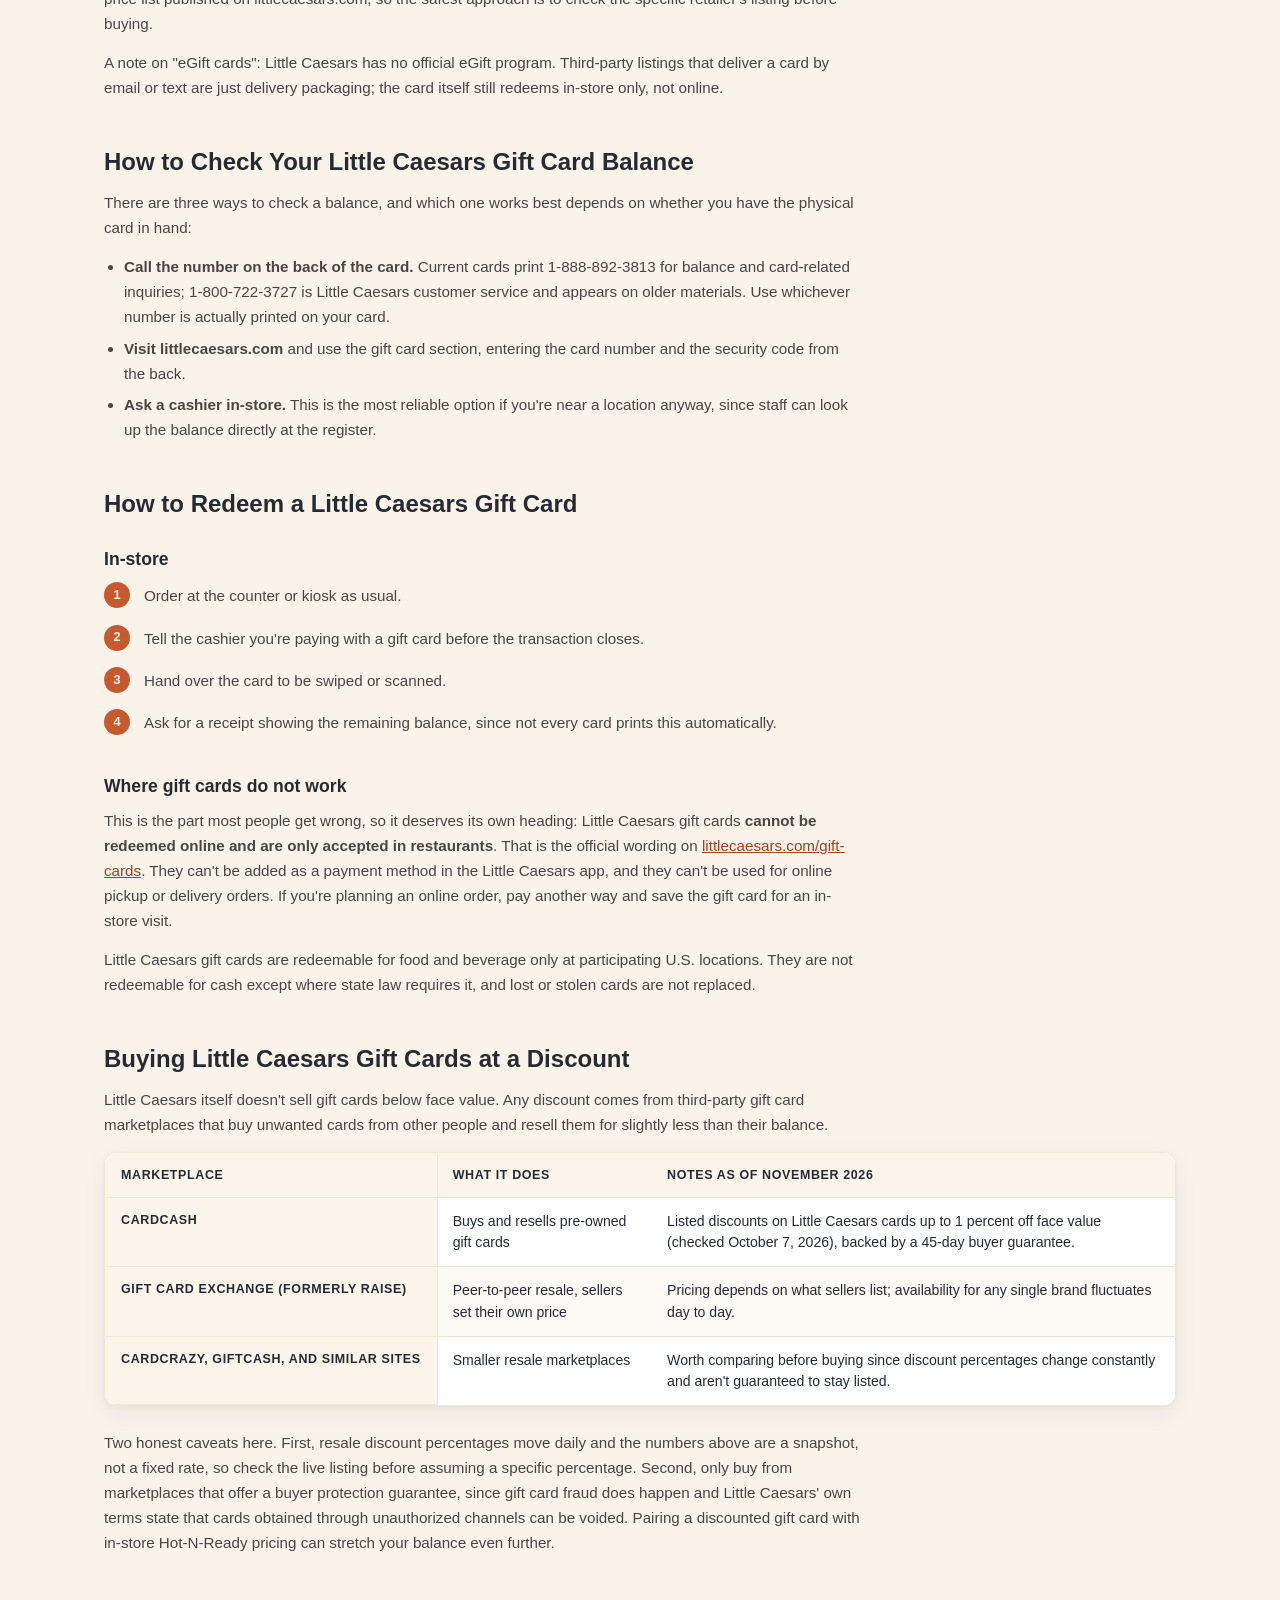
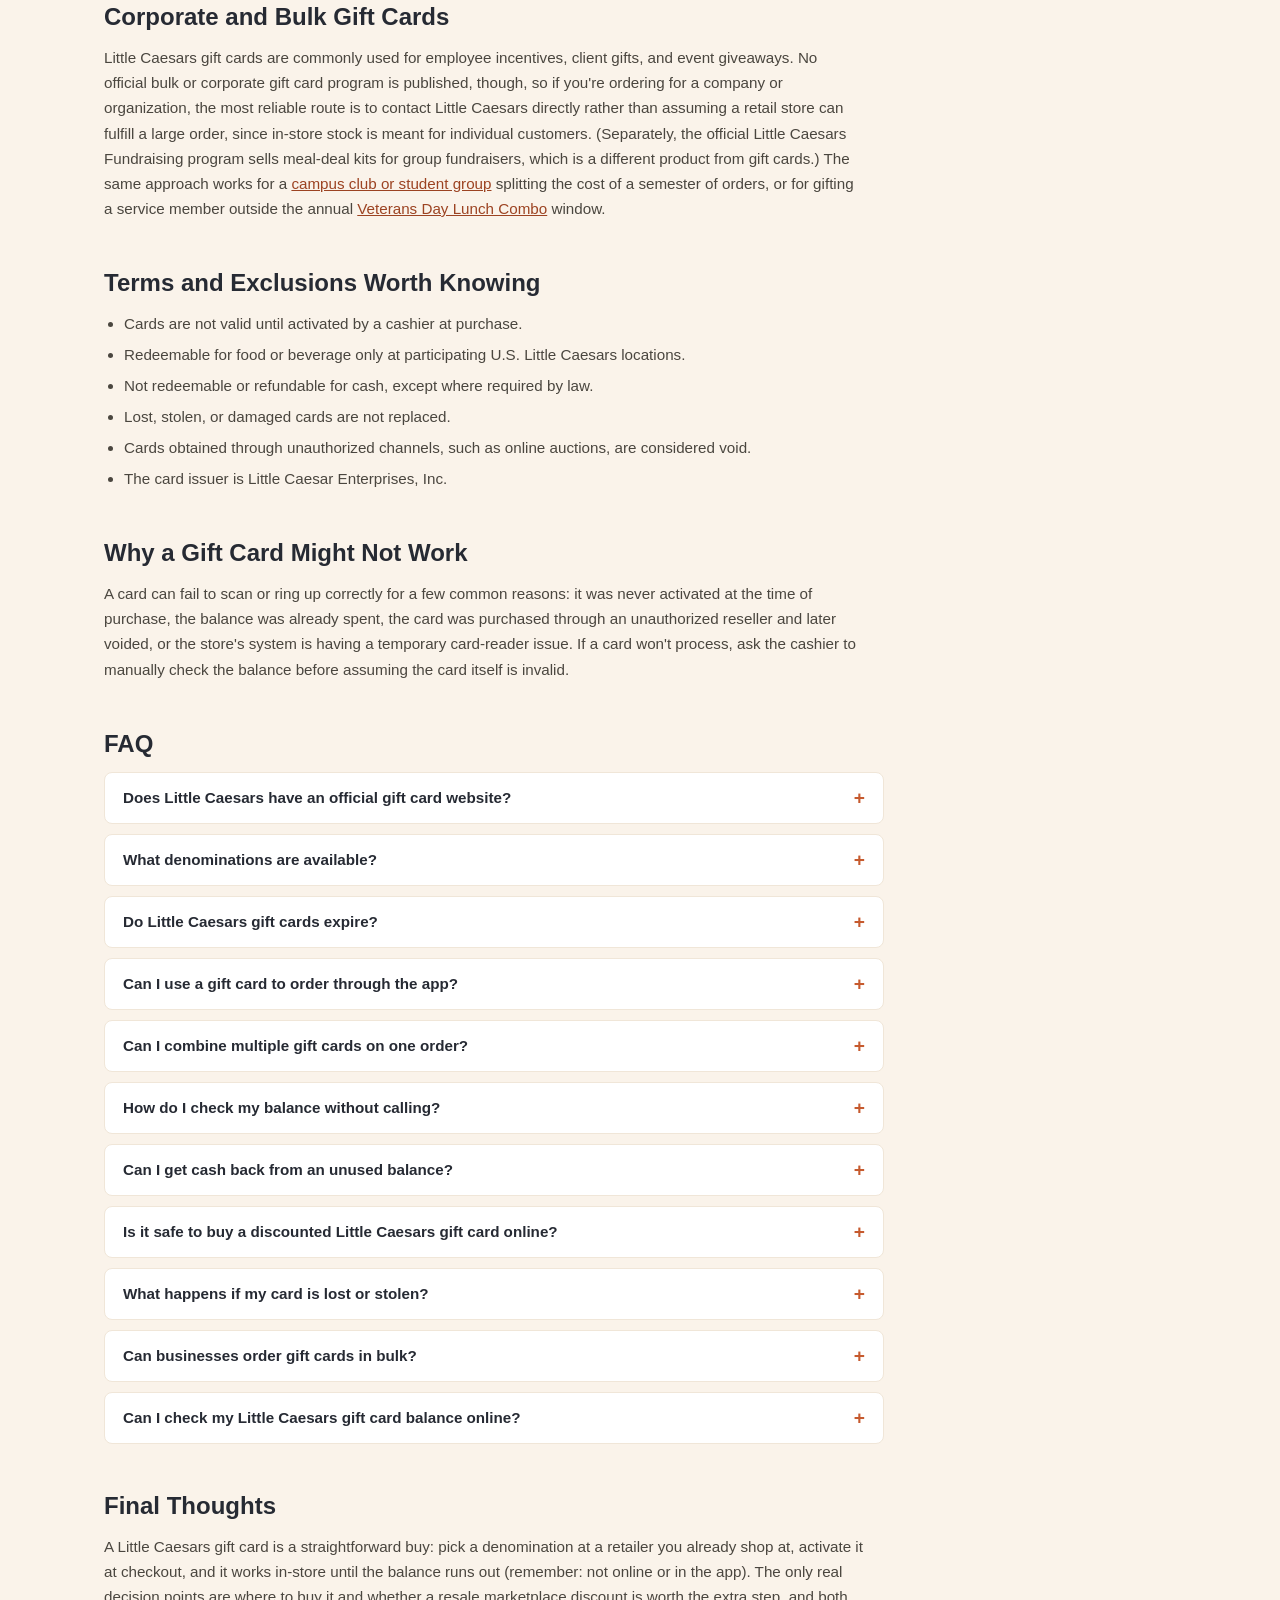
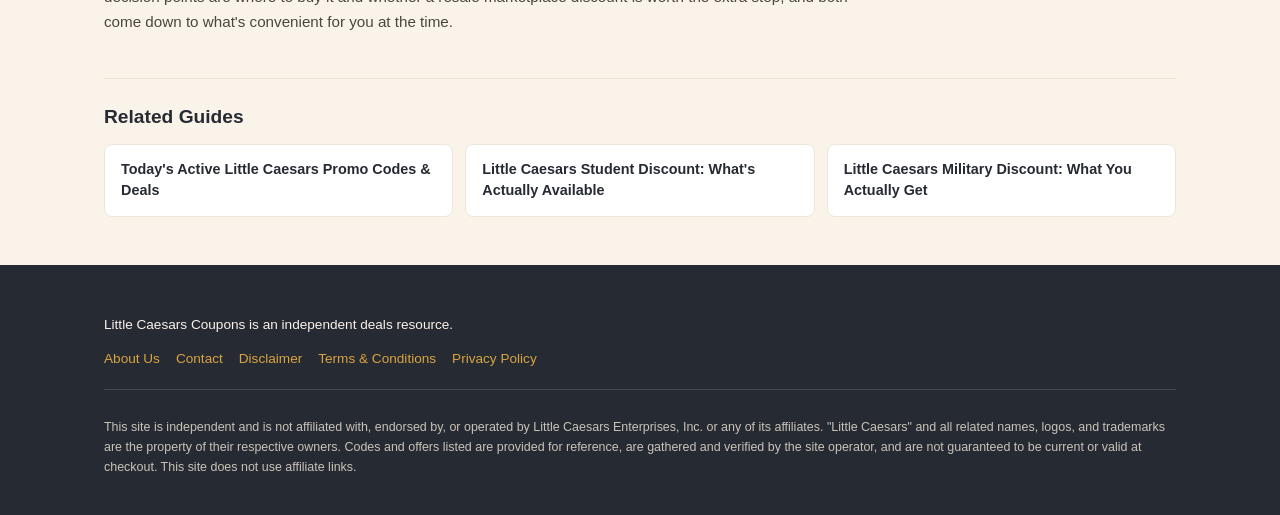
<file: gift-cards/index.html>
<!DOCTYPE html>
<html lang="en">
<head>
<meta charset="UTF-8">
<meta name="viewport" content="width=device-width, initial-scale=1.0">
<title>Little Caesars Gift Cards: Buy &amp; Check Balance</title>
<meta name="description" content="Where to buy Little Caesars gift cards, common denominations, how to check your balance, in-store-only redemption rules, and resale discount options.">
<link rel="canonical" href="https://littlecaesarscoupons.us/gift-cards/">
<link rel="icon" href="/favicon.ico" sizes="any">
<link rel="icon" type="image/png" sizes="32x32" href="/favicon/favicon-32x32.png">
<link rel="icon" type="image/png" sizes="16x16" href="/favicon/favicon-16x16.png">
<link rel="apple-touch-icon" sizes="180x180" href="/favicon/apple-touch-icon.png">
<link rel="manifest" href="/site.webmanifest">
<meta property="og:type" content="article">
<meta property="og:site_name" content="Little Caesars Coupons">
<meta property="og:title" content="Little Caesars Gift Cards: Buy &amp; Check Balance">
<meta property="og:description" content="Where to buy Little Caesars gift cards, common denominations, how to check your balance, in-store-only redemption rules, and resale discount options.">
<meta property="og:url" content="https://littlecaesarscoupons.us/gift-cards/">
<meta property="og:image" content="https://littlecaesarscoupons.us/images/littlecaesarscoupons-og.jpg">
<meta property="og:image:width" content="1200">
<meta property="og:image:height" content="630">
<meta name="twitter:card" content="summary_large_image">
<meta name="twitter:title" content="Little Caesars Gift Cards: Buy &amp; Check Balance">
<meta name="twitter:description" content="Where to buy Little Caesars gift cards, common denominations, how to check your balance, in-store-only redemption rules, and resale discount options.">
<meta name="twitter:image" content="https://littlecaesarscoupons.us/images/littlecaesarscoupons-og.jpg">
<link rel="stylesheet" href="../css/style.css">
<script type="application/ld+json">
{
  "@context": "https://schema.org",
  "@type": "WebPage",
  "name": "Little Caesars Gift Cards: Where to Buy, Denominations, and How to Check Your Balance",
  "url": "https://littlecaesarscoupons.us/gift-cards/"
}
</script>
<script type="application/ld+json">
{
  "@context": "https://schema.org",
  "@type": "BreadcrumbList",
  "itemListElement": [
    { "@type": "ListItem", "position": 1, "name": "Home", "item": "https://littlecaesarscoupons.us/" },
    { "@type": "ListItem", "position": 2, "name": "Gift Cards", "item": "https://littlecaesarscoupons.us/gift-cards/" }
  ]
}
</script>
<script type="application/ld+json">
{
  "@context": "https://schema.org",
  "@type": "FAQPage",
  "mainEntity": [
    {
      "@type": "Question",
      "name": "Does Little Caesars have an official gift card website?",
      "acceptedAnswer": { "@type": "Answer", "text": "Little Caesars maintains a gift card section on littlecaesars.com, but most people actually buy the physical cards through retail partners like Walmart, Kroger, and Dollar General, since those are more consistently stocked." }
    },
    {
      "@type": "Question",
      "name": "What denominations are available?",
      "acceptedAnswer": { "@type": "Answer", "text": "$5, $10, $15, and $25 are the most commonly listed amounts, though this depends on which retailer you're buying from." }
    },
    {
      "@type": "Question",
      "name": "Do Little Caesars gift cards expire?",
      "acceptedAnswer": { "@type": "Answer", "text": "Retail listings describe them as having no printed expiration date, but always check the terms on the specific card you're holding." }
    },
    {
      "@type": "Question",
      "name": "Can I use a gift card to order through the app?",
      "acceptedAnswer": { "@type": "Answer", "text": "No. Gift cards are in-store only and cannot be added as a payment method in the app or used for online orders." }
    },
    {
      "@type": "Question",
      "name": "Can I combine multiple gift cards on one order?",
      "acceptedAnswer": { "@type": "Answer", "text": "Little Caesars' published terms don't explicitly address stacking multiple gift cards, so the safest approach is to ask the cashier before you order if you're planning to split payment across more than one card." }
    },
    {
      "@type": "Question",
      "name": "How do I check my balance without calling?",
      "acceptedAnswer": { "@type": "Answer", "text": "Use the gift card balance tool on littlecaesars.com, or ask a cashier in-store." }
    },
    {
      "@type": "Question",
      "name": "Can I get cash back from an unused balance?",
      "acceptedAnswer": { "@type": "Answer", "text": "Little Caesars' terms state cards are not redeemable for cash except where state law requires it, so this depends entirely on your state's gift card laws." }
    },
    {
      "@type": "Question",
      "name": "Is it safe to buy a discounted Little Caesars gift card online?",
      "acceptedAnswer": { "@type": "Answer", "text": "It can be, as long as you use a marketplace with buyer protection, such as a guarantee period and card verification. Avoid buying from unverified individual sellers or auction listings." }
    },
    {
      "@type": "Question",
      "name": "What happens if my card is lost or stolen?",
      "acceptedAnswer": { "@type": "Answer", "text": "Little Caesars' terms state that cards are not replaced if lost, stolen, or damaged, so it's worth treating a gift card like cash once it's activated." }
    },
    {
      "@type": "Question",
      "name": "Can businesses order gift cards in bulk?",
      "acceptedAnswer": { "@type": "Answer", "text": "No official bulk program is published, but for a larger order the best route is to contact Little Caesars directly rather than relying on retail store inventory." }
    },
    {
      "@type": "Question",
      "name": "Can I check my Little Caesars gift card balance online?",
      "acceptedAnswer": { "@type": "Answer", "text": "Yes. Use the gift card balance tool on littlecaesars.com and enter the card number and the security code from the back of the card. You can also call the number printed on the back of the card or ask a cashier in-store." }
    }
  ]
}
</script>
<script type="application/ld+json">
{
  "@context": "https://schema.org",
  "@type": "Article",
  "headline": "Little Caesars Gift Cards: Buy & Check Balance",
  "description": "Where to buy Little Caesars gift cards, common denominations, how to check your balance, in-store-only redemption rules, and resale discount options.",
  "dateModified": "2026-11-13",
  "author": {
    "@type": "Organization",
    "name": "Little Caesars Coupons",
    "url": "https://littlecaesarscoupons.us/"
  },
  "publisher": {
    "@type": "Organization",
    "name": "Little Caesars Coupons",
    "url": "https://littlecaesarscoupons.us/"
  },
  "mainEntityOfPage": "https://littlecaesarscoupons.us/gift-cards/"
}
</script>
</head>
<body>

<a class="skip-link" href="#main">Skip to content</a>

<header class="site-header">
  <div class="container">
    <a class="site-logo" href="/">Little Caesars<span>Coupons</span></a>
    <nav class="main-nav" aria-label="Primary">
      <ul>
        <li><a href="/#deals">Deals</a></li>
        <li><a href="/student-discount/">Student Discount</a></li>
        <li><a href="/military-discount/">Military Discount</a></li>
        <li><a href="/gift-cards/">Gift Cards</a></li>
        <li><a href="/#faq">FAQ</a></li>
        <li><a href="/about/">Editorial standards</a></li>
        <li><a href="/disclaimer/">Disclaimer</a></li>
      </ul>
    </nav>
  </div>
</header>

<main id="main">
  <div class="container">

    <p class="breadcrumb">
      <a href="/">Home</a><span class="sep">/</span>Gift Cards
    </p>

    <div class="page-header">
      <h1>Little Caesars Gift Cards: Where to Buy, Denominations, and How to Check Your Balance (November 2026)</h1>
      <p class="page-lede">This page covers everything tied to Little Caesars gift cards for November 2026: which stores actually sell them, what denominations exist, how balance checking works, the important in-store-only redemption rule, and how the gift card resale market can get you a small discount on top.</p>
      <p class="page-lede">Gift card availability, denominations, and resale pricing can shift by retailer and by region, and card programs sometimes get updated without notice. This page is checked regularly against retailer listings and Little Caesars' own card terms, and any change we spot gets reflected here.</p>
      <span class="page-meta">Last verified: <strong>November 13, 2026</strong></span>
    </div>

    <section class="content-section" aria-labelledby="quick-answer-heading">
      <h2 id="quick-answer-heading">Quick Answer</h2>
      <div class="table-wrap">
        <table class="data-table">
          <thead>
            <tr><th scope="col">Question</th><th scope="col">Answer</th></tr>
          </thead>
          <tbody>
            <tr><th scope="row">Does Little Caesars sell gift cards?</th><td>Yes, physical cards in-store and through major retailers. There is no official online gift card store.</td></tr>
            <tr><th scope="row">Common denominations</th><td>Commonly stocked at $5, $10, $15, and $25, though this varies by seller (no official denominations list is published).</td></tr>
            <tr><th scope="row">Do they expire?</th><td>No confirmed expiration date on standard cards.</td></tr>
            <tr><th scope="row">Where can I check my balance?</th><td>Call the number printed on the back of your card (current cards print 1-888-892-3813), use the gift card balance tool on littlecaesars.com, or ask a cashier in-store.</td></tr>
            <tr><th scope="row">Can I get a discount on one?</th><td>Sometimes, through gift card resale marketplaces, not directly from Little Caesars.</td></tr>
            <tr><th scope="row">Can I use it online or in the app?</th><td>No. Gift cards are in-store only; they cannot be redeemed online or added as an app payment method.</td></tr>
          </tbody>
        </table>
      </div>
    </section>

    <section class="content-section" aria-labelledby="where-to-buy-heading">
      <h2 id="where-to-buy-heading">Where to Buy Little Caesars Gift Cards</h2>
      <p>Little Caesars does not run its own dedicated gift card checkout the way some chains do. Cards are issued by Little Caesar Enterprises, Inc. and sold through the restaurant itself and a network of retail partners.</p>
      <div class="table-wrap">
        <table class="data-table">
          <thead>
            <tr><th scope="col">Retailer</th><th scope="col">Format</th><th scope="col">Notes</th></tr>
          </thead>
          <tbody>
            <tr><th scope="row">Little Caesars restaurant</th><td>Physical</td><td>Ask the cashier directly; card must be activated at checkout.</td></tr>
            <tr><th scope="row">Walmart</th><td>Physical</td><td>Commonly stocked in $10 denominations, both in-store and online.</td></tr>
            <tr><th scope="row">Kroger</th><td>Physical</td><td>$15 cards confirmed in Kroger's online catalog.</td></tr>
            <tr><th scope="row">Dollar General</th><td>Physical</td><td>$10 cards listed, described as having no printed expiration date.</td></tr>
            <tr><th scope="row">Target</th><td>Physical</td><td>Multiple denominations, availability varies by store.</td></tr>
            <tr><th scope="row">Amazon</th><td>Physical</td><td>Third-party email-delivery listings exist, but the cards still redeem in-store only.</td></tr>
          </tbody>
        </table>
      </div>
      <p>If a specific denomination is out of stock at one retailer, it's worth checking a second one since stock varies store to store and isn't centrally managed.</p>
    </section>

    <section class="content-section" aria-labelledby="denominations-heading">
      <h2 id="denominations-heading">Denominations and Formats</h2>
      <p>Physical Little Caesars gift cards are most commonly found in $5, $10, and $15 amounts at grocery and retail chains, though $25 physical and digital versions also show up through online retailers. There is no single official price list published on littlecaesars.com, so the safest approach is to check the specific retailer's listing before buying.</p>
      <p>A note on "eGift cards": Little Caesars has no official eGift program. Third-party listings that deliver a card by email or text are just delivery packaging; the card itself still redeems in-store only, not online.</p>
    </section>

    <section class="content-section" aria-labelledby="balance-heading">
      <h2 id="balance-heading">How to Check Your Little Caesars Gift Card Balance</h2>
      <p>There are three ways to check a balance, and which one works best depends on whether you have the physical card in hand:</p>
      <ul class="plain-list">
        <li><strong>Call the number on the back of the card.</strong> Current cards print 1-888-892-3813 for balance and card-related inquiries; 1-800-722-3727 is Little Caesars customer service and appears on older materials. Use whichever number is actually printed on your card.</li>
        <li><strong>Visit littlecaesars.com</strong> and use the gift card section, entering the card number and the security code from the back.</li>
        <li><strong>Ask a cashier in-store.</strong> This is the most reliable option if you're near a location anyway, since staff can look up the balance directly at the register.</li>
      </ul>
    </section>

    <section class="content-section" aria-labelledby="redeem-heading">
      <h2 id="redeem-heading">How to Redeem a Little Caesars Gift Card</h2>

      <h3>In-store</h3>
      <ol class="step-list">
        <li>Order at the counter or kiosk as usual.</li>
        <li>Tell the cashier you're paying with a gift card before the transaction closes.</li>
        <li>Hand over the card to be swiped or scanned.</li>
        <li>Ask for a receipt showing the remaining balance, since not every card prints this automatically.</li>
      </ol>

      <h3>Where gift cards do not work</h3>
      <p>This is the part most people get wrong, so it deserves its own heading: Little Caesars gift cards <strong>cannot be redeemed online and are only accepted in restaurants</strong>. That is the official wording on <a href="https://littlecaesars.com/en-us/gift-cards/">littlecaesars.com/gift-cards</a>. They can't be added as a payment method in the Little Caesars app, and they can't be used for online pickup or delivery orders. If you're planning an online order, pay another way and save the gift card for an in-store visit.</p>

      <p>Little Caesars gift cards are redeemable for food and beverage only at participating U.S. locations. They are not redeemable for cash except where state law requires it, and lost or stolen cards are not replaced.</p>
    </section>

    <section class="content-section" aria-labelledby="discount-heading">
      <h2 id="discount-heading">Buying Little Caesars Gift Cards at a Discount</h2>
      <p>Little Caesars itself doesn't sell gift cards below face value. Any discount comes from third-party gift card marketplaces that buy unwanted cards from other people and resell them for slightly less than their balance.</p>
      <div class="table-wrap">
        <table class="data-table">
          <thead>
            <tr><th scope="col">Marketplace</th><th scope="col">What it does</th><th scope="col">Notes as of November 2026</th></tr>
          </thead>
          <tbody>
            <tr><th scope="row">CardCash</th><td>Buys and resells pre-owned gift cards</td><td>Listed discounts on Little Caesars cards up to 1 percent off face value (checked October 7, 2026), backed by a 45-day buyer guarantee.</td></tr>
            <tr><th scope="row">Gift Card Exchange (formerly Raise)</th><td>Peer-to-peer resale, sellers set their own price</td><td>Pricing depends on what sellers list; availability for any single brand fluctuates day to day.</td></tr>
            <tr><th scope="row">CardCrazy, GiftCash, and similar sites</th><td>Smaller resale marketplaces</td><td>Worth comparing before buying since discount percentages change constantly and aren't guaranteed to stay listed.</td></tr>
          </tbody>
        </table>
      </div>
      <p>Two honest caveats here. First, resale discount percentages move daily and the numbers above are a snapshot, not a fixed rate, so check the live listing before assuming a specific percentage. Second, only buy from marketplaces that offer a buyer protection guarantee, since gift card fraud does happen and Little Caesars' own terms state that cards obtained through unauthorized channels can be voided. Pairing a discounted gift card with in-store Hot-N-Ready pricing can stretch your balance even further.</p>
    </section>

    <section class="content-section" aria-labelledby="corporate-heading">
      <h2 id="corporate-heading">Corporate and Bulk Gift Cards</h2>
      <p>Little Caesars gift cards are commonly used for employee incentives, client gifts, and event giveaways. No official bulk or corporate gift card program is published, though, so if you're ordering for a company or organization, the most reliable route is to contact Little Caesars directly rather than assuming a retail store can fulfill a large order, since in-store stock is meant for individual customers. (Separately, the official Little Caesars Fundraising program sells meal-deal kits for group fundraisers, which is a different product from gift cards.) The same approach works for a <a href="/student-discount/">campus club or student group</a> splitting the cost of a semester of orders, or for gifting a service member outside the annual <a href="/military-discount/">Veterans Day Lunch Combo</a> window.</p>
    </section>

    <section class="content-section" aria-labelledby="terms-heading">
      <h2 id="terms-heading">Terms and Exclusions Worth Knowing</h2>
      <ul class="plain-list">
        <li>Cards are not valid until activated by a cashier at purchase.</li>
        <li>Redeemable for food or beverage only at participating U.S. Little Caesars locations.</li>
        <li>Not redeemable or refundable for cash, except where required by law.</li>
        <li>Lost, stolen, or damaged cards are not replaced.</li>
        <li>Cards obtained through unauthorized channels, such as online auctions, are considered void.</li>
        <li>The card issuer is Little Caesar Enterprises, Inc.</li>
      </ul>
    </section>

    <section class="content-section" aria-labelledby="not-working-heading">
      <h2 id="not-working-heading">Why a Gift Card Might Not Work</h2>
      <p>A card can fail to scan or ring up correctly for a few common reasons: it was never activated at the time of purchase, the balance was already spent, the card was purchased through an unauthorized reseller and later voided, or the store's system is having a temporary card-reader issue. If a card won't process, ask the cashier to manually check the balance before assuming the card itself is invalid.</p>
    </section>

    <section class="content-section" id="faq" aria-labelledby="faq-heading">
      <h2 id="faq-heading">FAQ</h2>
      <ul class="faq-list">

        <li class="faq-item">
          <button type="button" class="faq-question" aria-expanded="false" aria-controls="gc-faq-a1">Does Little Caesars have an official gift card website?</button>
          <div class="faq-answer" id="gc-faq-a1" hidden>Little Caesars maintains a gift card section on littlecaesars.com, but most people actually buy the physical cards through retail partners like Walmart, Kroger, and Dollar General, since those are more consistently stocked.</div>
        </li>

        <li class="faq-item">
          <button type="button" class="faq-question" aria-expanded="false" aria-controls="gc-faq-a2">What denominations are available?</button>
          <div class="faq-answer" id="gc-faq-a2" hidden>$5, $10, $15, and $25 are the most commonly listed amounts, though this depends on which retailer you're buying from.</div>
        </li>

        <li class="faq-item">
          <button type="button" class="faq-question" aria-expanded="false" aria-controls="gc-faq-a3">Do Little Caesars gift cards expire?</button>
          <div class="faq-answer" id="gc-faq-a3" hidden>Retail listings describe them as having no printed expiration date, but always check the terms on the specific card you're holding.</div>
        </li>

        <li class="faq-item">
          <button type="button" class="faq-question" aria-expanded="false" aria-controls="gc-faq-a4">Can I use a gift card to order through the app?</button>
          <div class="faq-answer" id="gc-faq-a4" hidden>No. Gift cards are in-store only and cannot be added as a payment method in the app or used for online orders.</div>
        </li>

        <li class="faq-item">
          <button type="button" class="faq-question" aria-expanded="false" aria-controls="gc-faq-a5">Can I combine multiple gift cards on one order?</button>
          <div class="faq-answer" id="gc-faq-a5" hidden>Little Caesars' published terms don't explicitly address stacking multiple gift cards, so the safest approach is to ask the cashier before you order if you're planning to split payment across more than one card.</div>
        </li>

        <li class="faq-item">
          <button type="button" class="faq-question" aria-expanded="false" aria-controls="gc-faq-a6">How do I check my balance without calling?</button>
          <div class="faq-answer" id="gc-faq-a6" hidden>Use the gift card balance tool on littlecaesars.com, or ask a cashier in-store.</div>
        </li>

        <li class="faq-item">
          <button type="button" class="faq-question" aria-expanded="false" aria-controls="gc-faq-a7">Can I get cash back from an unused balance?</button>
          <div class="faq-answer" id="gc-faq-a7" hidden>Little Caesars' terms state cards are not redeemable for cash except where state law requires it, so this depends entirely on your state's gift card laws.</div>
        </li>

        <li class="faq-item">
          <button type="button" class="faq-question" aria-expanded="false" aria-controls="gc-faq-a8">Is it safe to buy a discounted Little Caesars gift card online?</button>
          <div class="faq-answer" id="gc-faq-a8" hidden>It can be, as long as you use a marketplace with buyer protection, such as a guarantee period and card verification. Avoid buying from unverified individual sellers or auction listings.</div>
        </li>

        <li class="faq-item">
          <button type="button" class="faq-question" aria-expanded="false" aria-controls="gc-faq-a9">What happens if my card is lost or stolen?</button>
          <div class="faq-answer" id="gc-faq-a9" hidden>Little Caesars' terms state that cards are not replaced if lost, stolen, or damaged, so it's worth treating a gift card like cash once it's activated.</div>
        </li>

        <li class="faq-item">
          <button type="button" class="faq-question" aria-expanded="false" aria-controls="gc-faq-a10">Can businesses order gift cards in bulk?</button>
          <div class="faq-answer" id="gc-faq-a10" hidden>No official bulk program is published, but for a larger order the best route is to contact Little Caesars directly rather than relying on retail store inventory.</div>
        </li>

        <li class="faq-item">
          <button type="button" class="faq-question" aria-expanded="false" aria-controls="gc-faq-a11">Can I check my Little Caesars gift card balance online?</button>
          <div class="faq-answer" id="gc-faq-a11" hidden>Yes. Use the gift card balance tool on littlecaesars.com and enter the card number and the security code from the back of the card. You can also call the number printed on the back of the card or ask a cashier in-store.</div>
        </li>

      </ul>
    </section>

    <section class="content-section" aria-labelledby="final-heading">
      <h2 id="final-heading">Final Thoughts</h2>
      <p>A Little Caesars gift card is a straightforward buy: pick a denomination at a retailer you already shop at, activate it at checkout, and it works in-store until the balance runs out (remember: not online or in the app). The only real decision points are where to buy it and whether a resale marketplace discount is worth the extra step, and both come down to what's convenient for you at the time.</p>
    </section>

    <div class="related-guides">
      <h2>Related Guides</h2>
      <ul>
        <li><a href="/#deals">Today's Active Little Caesars Promo Codes &amp; Deals</a></li>
        <li><a href="/student-discount/">Little Caesars Student Discount: What's Actually Available</a></li>
        <li><a href="/military-discount/">Little Caesars Military Discount: What You Actually Get</a></li>
      </ul>
    </div>

  </div>
</main>

<footer class="site-footer">
  <div class="container">
    <p>Little Caesars Coupons is an independent deals resource.</p>
    <ul class="footer-links">
      <li><a href="/about/">About Us</a></li>
      <li><a href="/contact/">Contact</a></li>
      <li><a href="/disclaimer/">Disclaimer</a></li>
      <li><a href="/terms/">Terms &amp; Conditions</a></li>
      <li><a href="/privacy-policy/">Privacy Policy</a></li>
    </ul>
    <div class="footer-disclaimer">
      <p>This site is independent and is not affiliated with, endorsed by, or operated by Little Caesars Enterprises, Inc. or any of its affiliates. "Little Caesars" and all related names, logos, and trademarks are the property of their respective owners. Codes and offers listed are provided for reference, are gathered and verified by the site operator, and are not guaranteed to be current or valid at checkout. This site does not use affiliate links.</p>
    </div>
  </div>
</footer>

<script src="../js/script.js"></script>
</body>
</html>
</file>
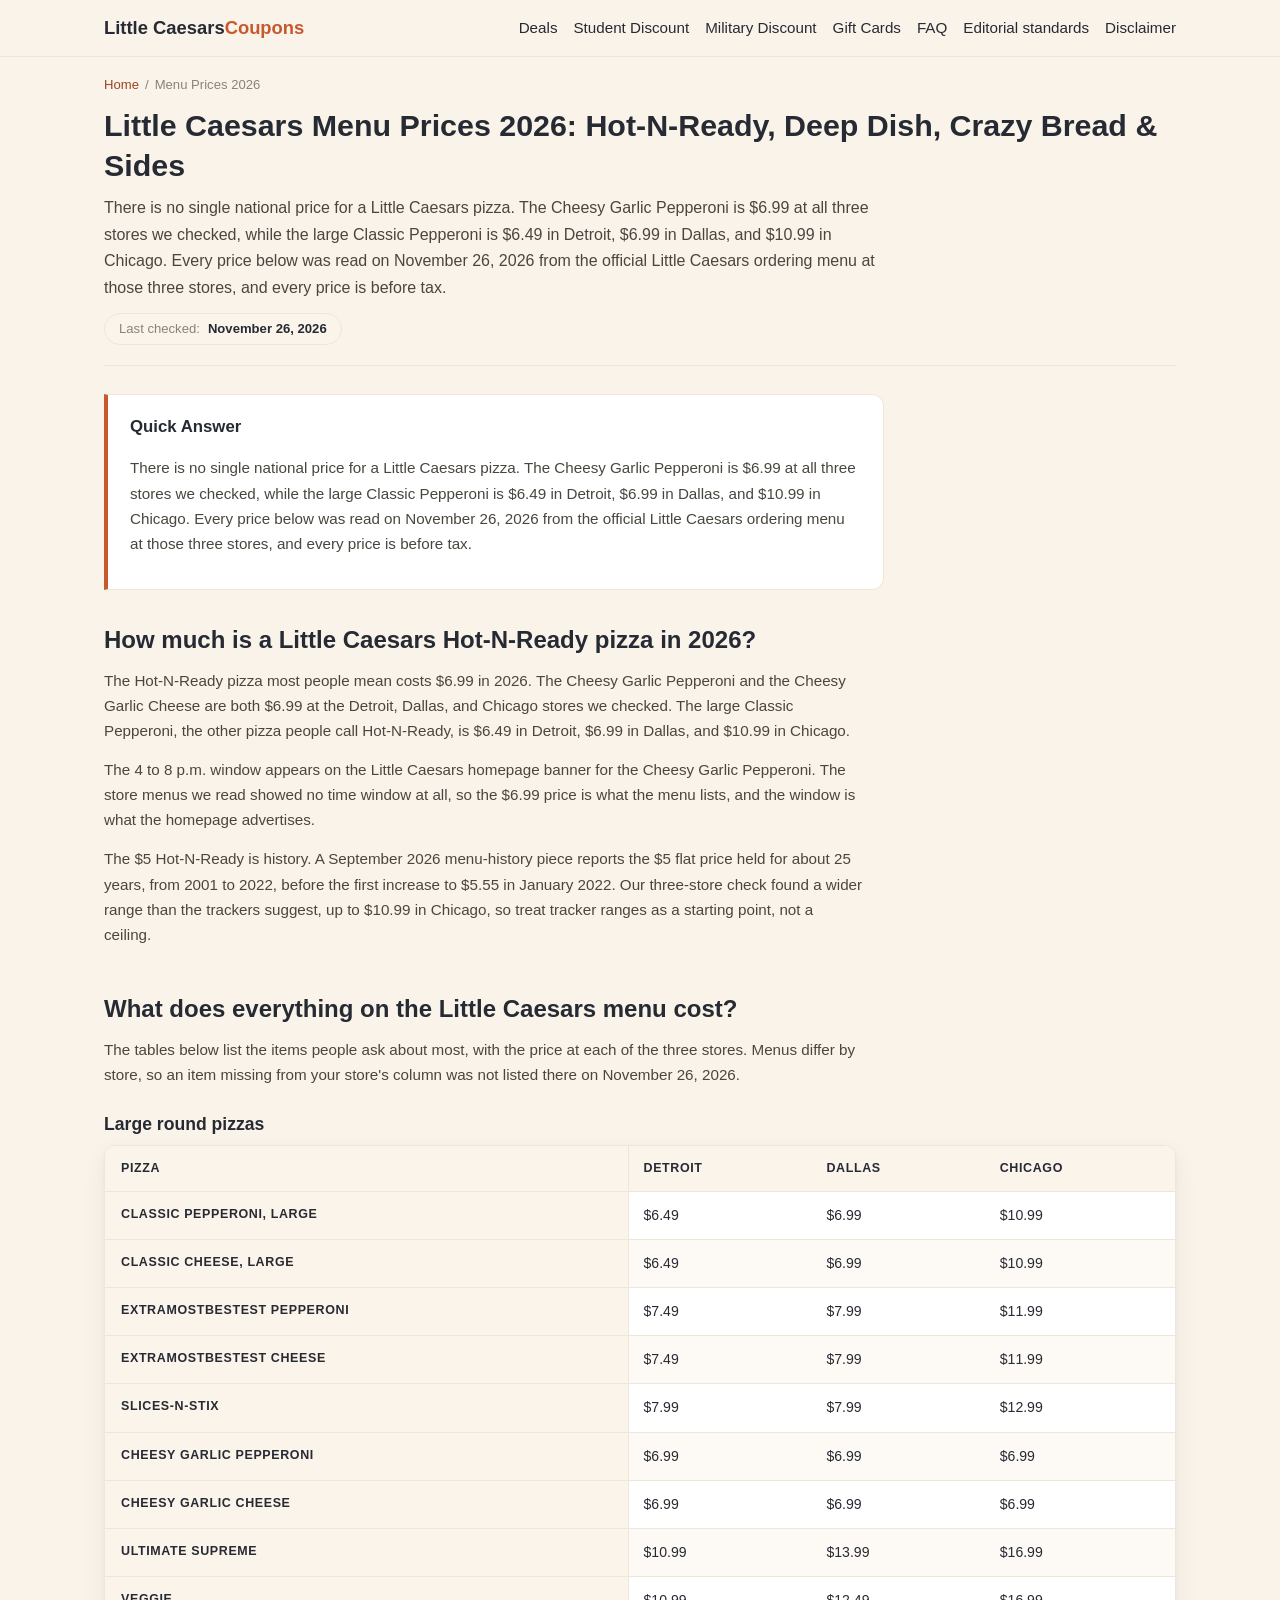
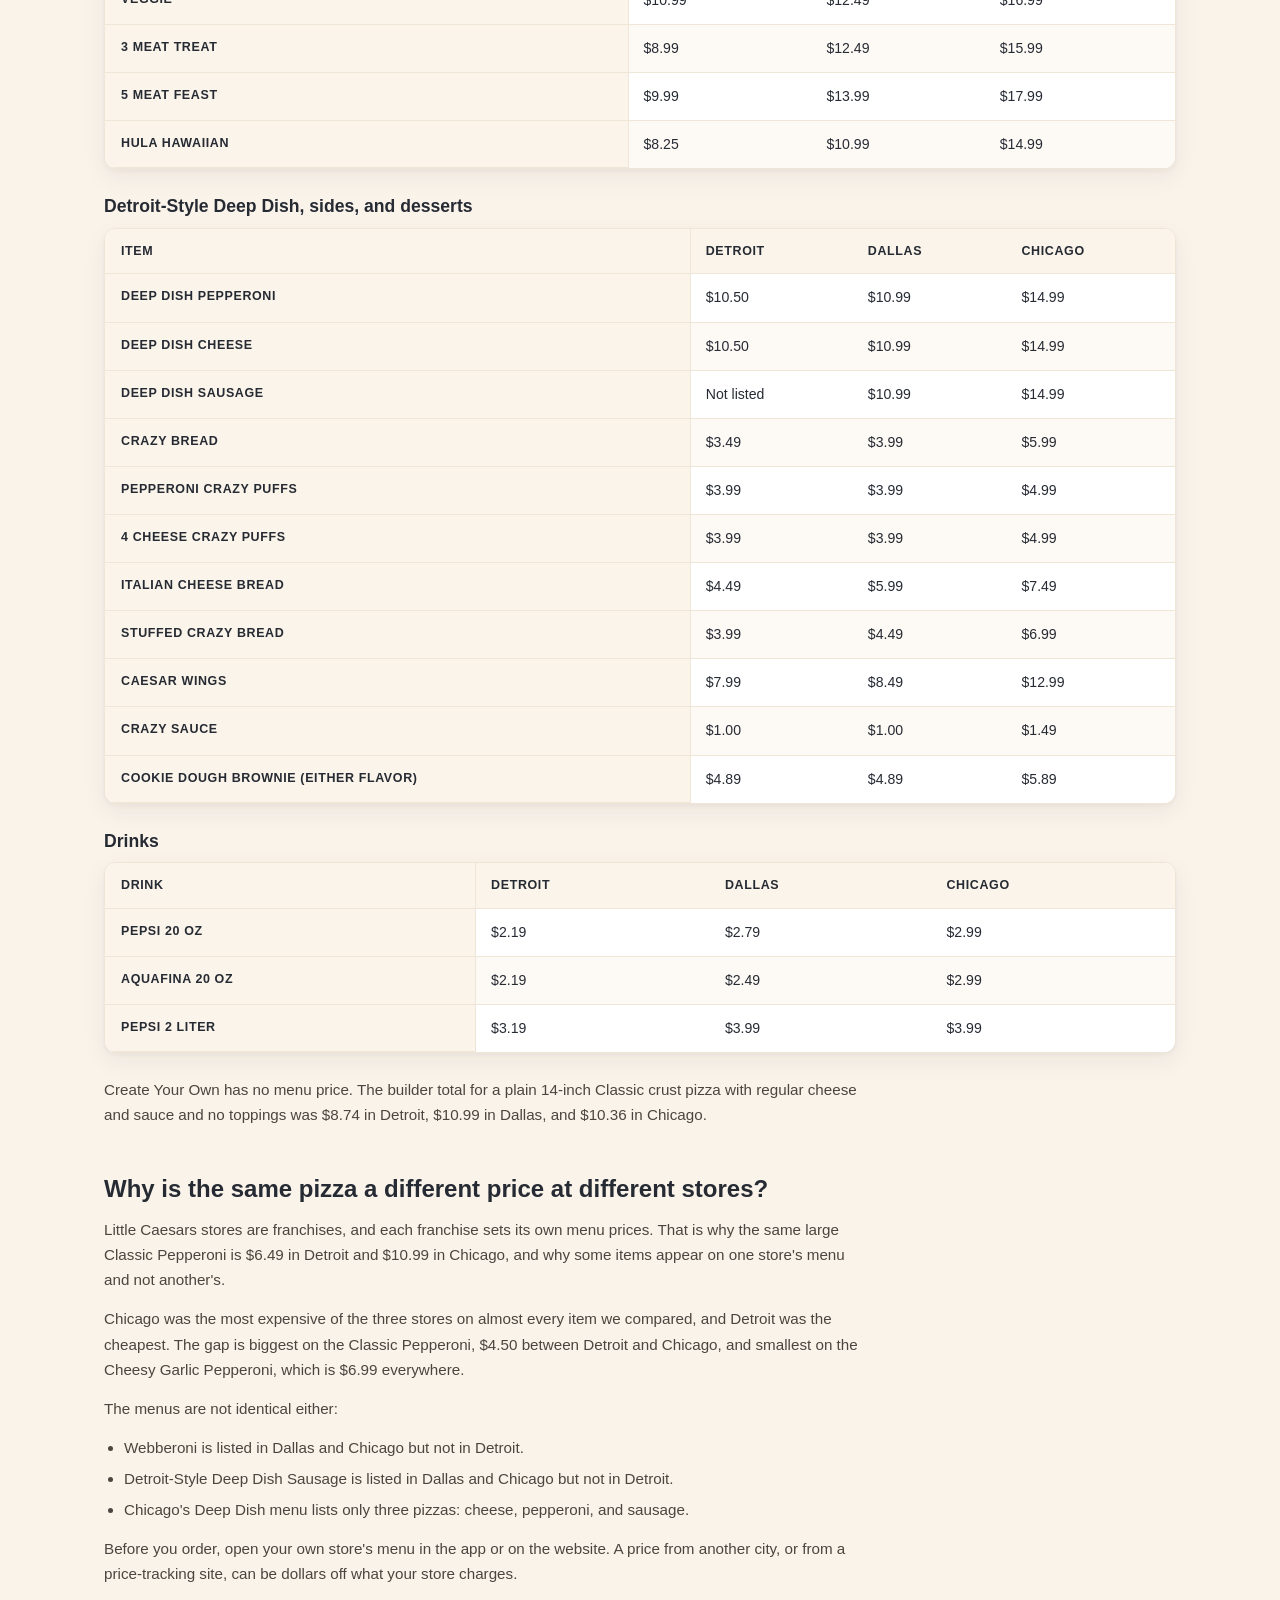
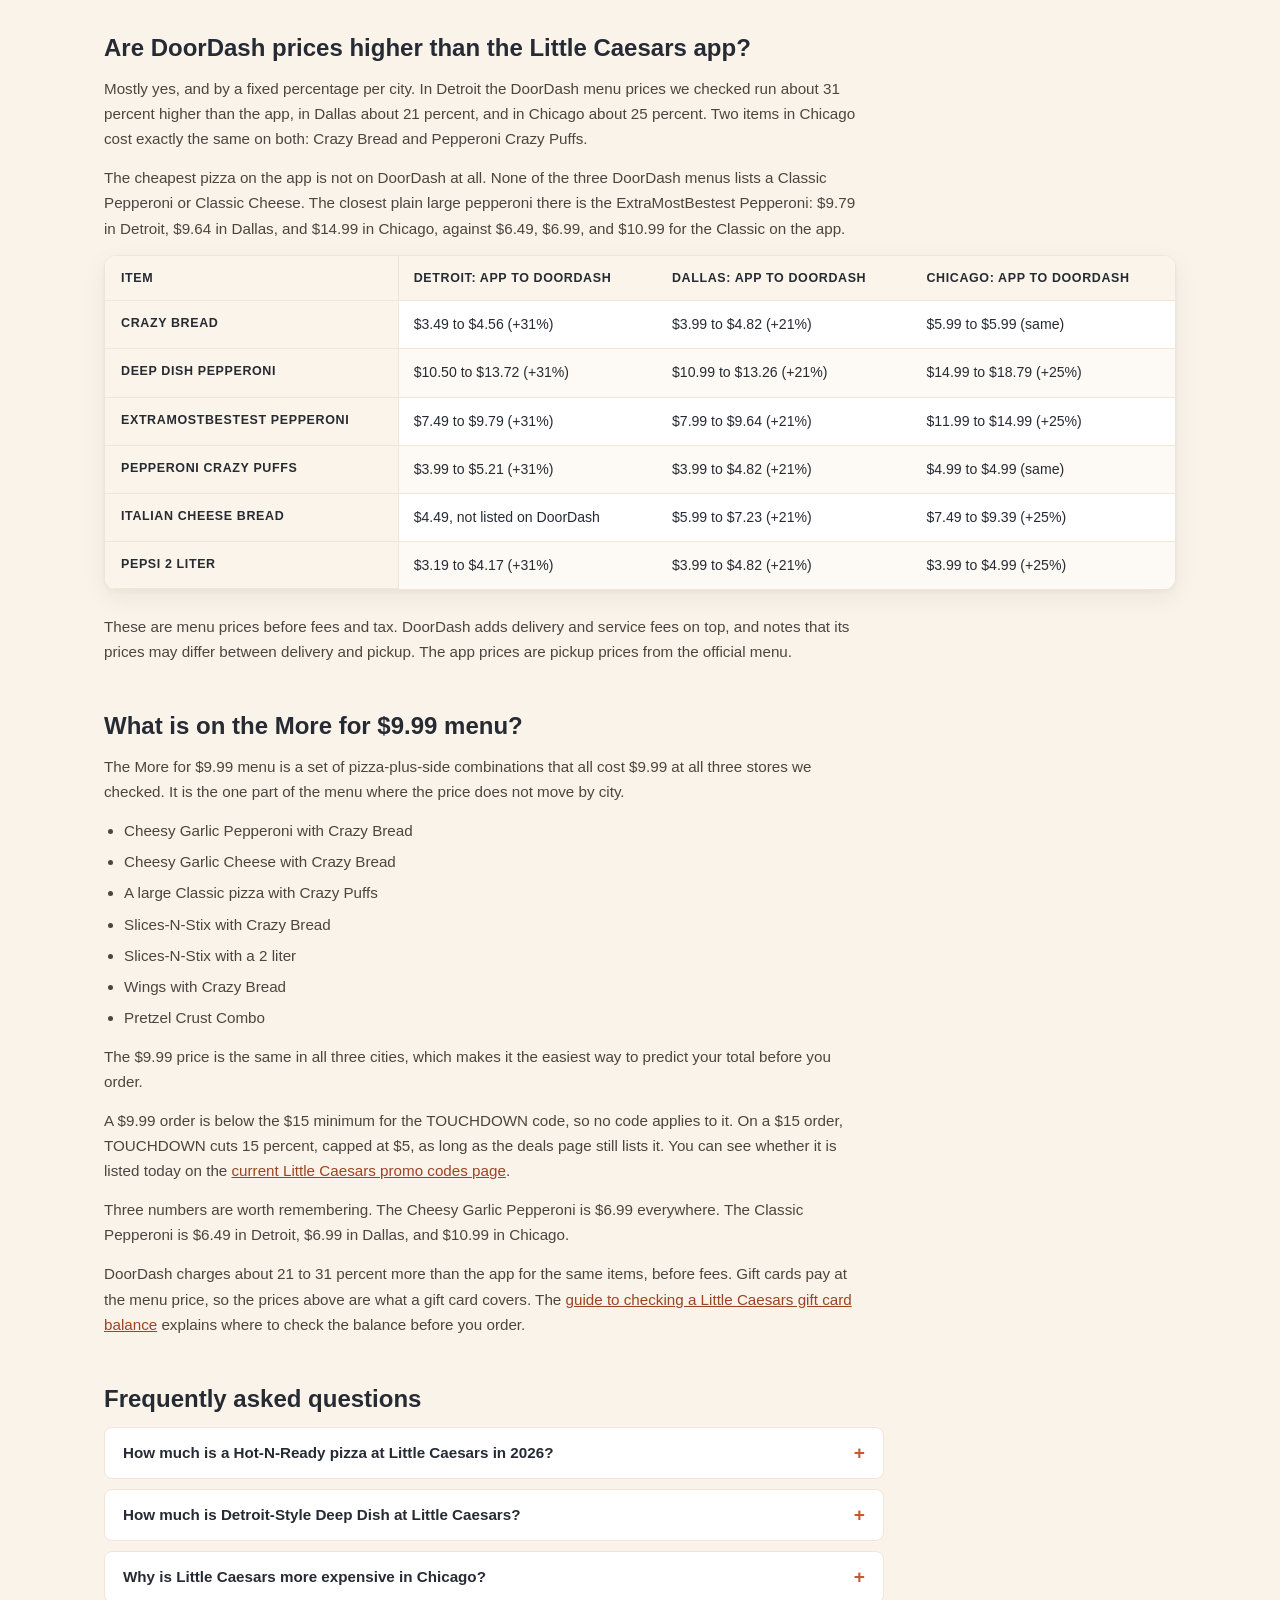
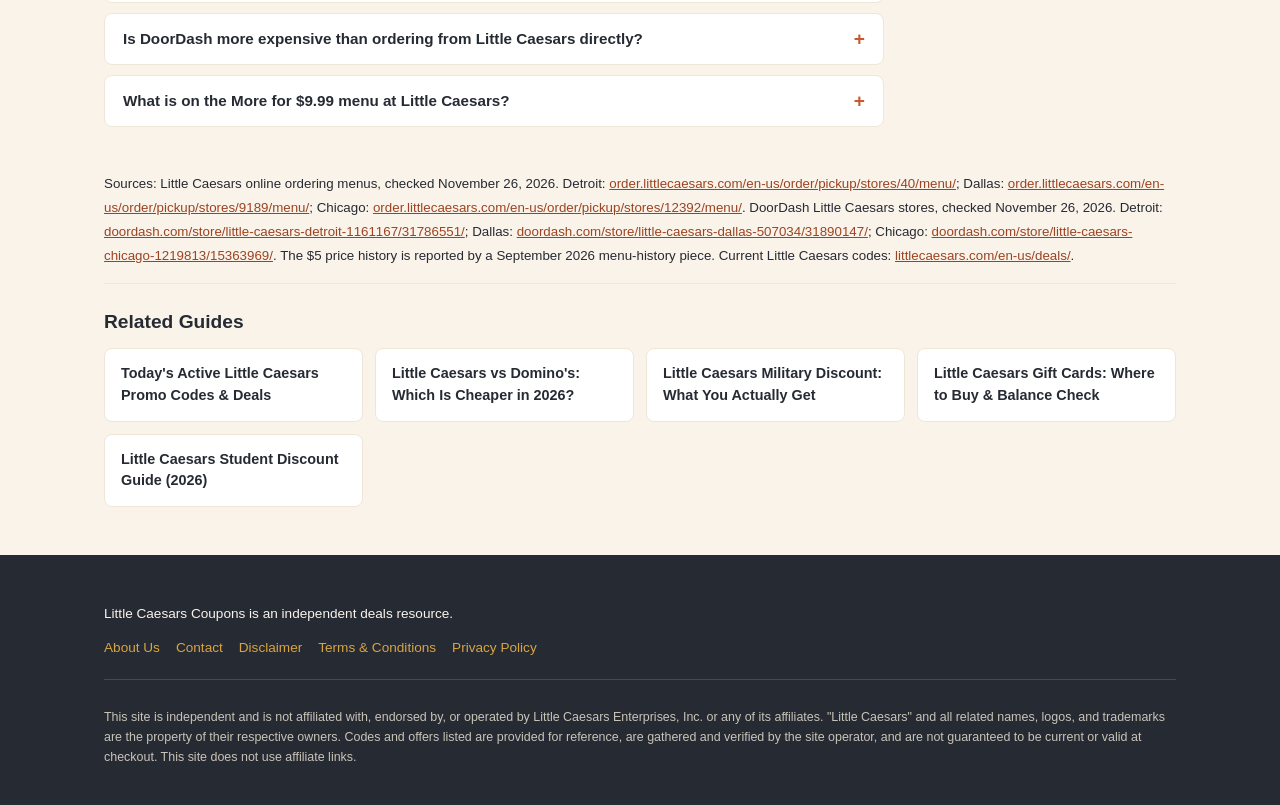
<file: little-caesars-menu-prices-2026/index.html>
<!DOCTYPE html>
<html lang="en">
<head>
<meta charset="UTF-8">
<meta name="viewport" content="width=device-width, initial-scale=1.0">
<title>Little Caesars Menu Prices 2026: Hot-N-Ready, Deep Dish, Crazy Bread &amp; Sides</title>
<meta name="description" content="Little Caesars menu prices checked November 26, 2026 in Detroit, Dallas and Chicago: Classic Pepperoni $6.49 to $10.99, Deep Dish $10.50 to $14.99, Crazy Bread $3.49 to $5.99, plus DoorDash prices for the same items.">
<link rel="canonical" href="https://littlecaesarscoupons.us/little-caesars-menu-prices-2026/">
<link rel="icon" href="/favicon.ico" sizes="any">
<link rel="icon" type="image/png" sizes="32x32" href="/favicon/favicon-32x32.png">
<link rel="icon" type="image/png" sizes="16x16" href="/favicon/favicon-16x16.png">
<link rel="apple-touch-icon" sizes="180x180" href="/favicon/apple-touch-icon.png">
<link rel="manifest" href="/site.webmanifest">
<meta property="og:type" content="article">
<meta property="og:site_name" content="Little Caesars Coupons">
<meta property="og:title" content="Little Caesars Menu Prices 2026: Hot-N-Ready, Deep Dish, Crazy Bread &amp; Sides">
<meta property="og:description" content="Little Caesars menu prices checked November 26, 2026 in Detroit, Dallas and Chicago: Classic Pepperoni $6.49 to $10.99, Deep Dish $10.50 to $14.99, Crazy Bread $3.49 to $5.99, plus DoorDash prices for the same items.">
<meta property="og:url" content="https://littlecaesarscoupons.us/little-caesars-menu-prices-2026/">
<meta property="og:image" content="https://littlecaesarscoupons.us/images/littlecaesarscoupons-og.jpg">
<meta property="og:image:width" content="1200">
<meta property="og:image:height" content="630">
<meta name="twitter:card" content="summary_large_image">
<meta name="twitter:title" content="Little Caesars Menu Prices 2026: Hot-N-Ready, Deep Dish, Crazy Bread &amp; Sides">
<meta name="twitter:description" content="Little Caesars menu prices checked November 26, 2026 in Detroit, Dallas and Chicago: Classic Pepperoni $6.49 to $10.99, Deep Dish $10.50 to $14.99, Crazy Bread $3.49 to $5.99, plus DoorDash prices for the same items.">
<meta name="twitter:image" content="https://littlecaesarscoupons.us/images/littlecaesarscoupons-og.jpg">
<link rel="stylesheet" href="../css/style.css">
<script type="application/ld+json">
{
  "@context": "https://schema.org",
  "@type": "WebPage",
  "name": "Little Caesars Menu Prices 2026: Hot-N-Ready, Deep Dish, Crazy Bread & Sides",
  "url": "https://littlecaesarscoupons.us/little-caesars-menu-prices-2026/"
}
</script>
<script type="application/ld+json">
{
  "@context": "https://schema.org",
  "@type": "BreadcrumbList",
  "itemListElement": [
    { "@type": "ListItem", "position": 1, "name": "Home", "item": "https://littlecaesarscoupons.us/" },
    { "@type": "ListItem", "position": 2, "name": "Menu Prices 2026", "item": "https://littlecaesarscoupons.us/little-caesars-menu-prices-2026/" }
  ]
}
</script>
<script type="application/ld+json">
{
  "@context": "https://schema.org",
  "@type": "FAQPage",
  "mainEntity": [
    {
      "@type": "Question",
      "name": "How much is a Hot-N-Ready pizza at Little Caesars in 2026?",
      "acceptedAnswer": { "@type": "Answer", "text": "The Cheesy Garlic Pepperoni and Cheesy Garlic Cheese are $6.99 at the Detroit, Dallas, and Chicago stores we checked on November 26, 2026. The large Classic Pepperoni is $6.49 in Detroit, $6.99 in Dallas, and $10.99 in Chicago, all before tax." }
    },
    {
      "@type": "Question",
      "name": "How much is Detroit-Style Deep Dish at Little Caesars?",
      "acceptedAnswer": { "@type": "Answer", "text": "A large Detroit-Style Deep Dish Pepperoni is $10.50 in Detroit, $10.99 in Dallas, and $14.99 in Chicago. The cheese version is the same price at each store." }
    },
    {
      "@type": "Question",
      "name": "Why is Little Caesars more expensive in Chicago?",
      "acceptedAnswer": { "@type": "Answer", "text": "Little Caesars stores are franchises that set their own prices, and the Chicago store we checked prices most items higher than the Detroit and Dallas stores. The Classic Pepperoni is $10.99 in Chicago against $6.49 in Detroit and $6.99 in Dallas." }
    },
    {
      "@type": "Question",
      "name": "Is DoorDash more expensive than ordering from Little Caesars directly?",
      "acceptedAnswer": { "@type": "Answer", "text": "For the items we checked, yes, except for two items in Chicago. DoorDash menu prices run about 31 percent higher in Detroit, about 21 percent in Dallas, and about 25 percent in Chicago, before delivery and service fees. Crazy Bread and Pepperoni Crazy Puffs cost the same on both in Chicago." }
    },
    {
      "@type": "Question",
      "name": "What is on the More for $9.99 menu at Little Caesars?",
      "acceptedAnswer": { "@type": "Answer", "text": "Pizza-plus-side combinations that all cost $9.99, including Cheesy Garlic Pepperoni with Crazy Bread, a large Classic pizza with Crazy Puffs, Slices-N-Stix with a 2 liter, and wings with Crazy Bread. The $9.99 price is the same at all three stores we checked." }
    }
  ]
}
</script>
<script type="application/ld+json">
{
  "@context": "https://schema.org",
  "@type": "Article",
  "headline": "Little Caesars Menu Prices 2026: Hot-N-Ready, Deep Dish, Crazy Bread & Sides",
  "description": "Little Caesars menu prices checked November 26, 2026 in Detroit, Dallas and Chicago: Classic Pepperoni $6.49 to $10.99, Deep Dish $10.50 to $14.99, Crazy Bread $3.49 to $5.99, plus DoorDash prices for the same items.",
  "dateModified": "2026-11-27",
  "author": {
    "@type": "Organization",
    "name": "Little Caesars Coupons",
    "url": "https://littlecaesarscoupons.us/"
  },
  "publisher": {
    "@type": "Organization",
    "name": "Little Caesars Coupons",
    "url": "https://littlecaesarscoupons.us/"
  },
  "mainEntityOfPage": "https://littlecaesarscoupons.us/little-caesars-menu-prices-2026/"
}
</script>
</head>
<body>

<a class="skip-link" href="#main">Skip to content</a>

<header class="site-header">
  <div class="container">
    <a class="site-logo" href="/">Little Caesars<span>Coupons</span></a>
    <nav class="main-nav" aria-label="Primary">
      <ul>
        <li><a href="/#deals">Deals</a></li>
        <li><a href="/student-discount/">Student Discount</a></li>
        <li><a href="/military-discount/">Military Discount</a></li>
        <li><a href="/gift-cards/">Gift Cards</a></li>
        <li><a href="/#faq">FAQ</a></li>
        <li><a href="/about/">Editorial standards</a></li>
        <li><a href="/disclaimer/">Disclaimer</a></li>
      </ul>
    </nav>
  </div>
</header>

<main id="main">
  <div class="container">

    <p class="breadcrumb">
      <a href="/">Home</a><span class="sep">/</span>Menu Prices 2026
    </p>

    <div class="page-header">
      <h1>Little Caesars Menu Prices 2026: Hot-N-Ready, Deep Dish, Crazy Bread &amp; Sides</h1>
      <p class="page-lede">There is no single national price for a Little Caesars pizza. The Cheesy Garlic Pepperoni is $6.99 at all three stores we checked, while the large Classic Pepperoni is $6.49 in Detroit, $6.99 in Dallas, and $10.99 in Chicago. Every price below was read on November 26, 2026 from the official Little Caesars ordering menu at those three stores, and every price is before tax.</p>
      <span class="page-meta">Last checked: <strong>November 26, 2026</strong></span>
    </div>

    <div class="quick-answer">
      <h2>Quick Answer</h2>
      <p>There is no single national price for a Little Caesars pizza. The Cheesy Garlic Pepperoni is $6.99 at all three stores we checked, while the large Classic Pepperoni is $6.49 in Detroit, $6.99 in Dallas, and $10.99 in Chicago. Every price below was read on November 26, 2026 from the official Little Caesars ordering menu at those three stores, and every price is before tax.</p>
    </div>

    <section class="content-section" aria-labelledby="hotnready-heading">
      <h2 id="hotnready-heading">How much is a Little Caesars Hot-N-Ready pizza in 2026?</h2>
      <p>The Hot-N-Ready pizza most people mean costs $6.99 in 2026. The Cheesy Garlic Pepperoni and the Cheesy Garlic Cheese are both $6.99 at the Detroit, Dallas, and Chicago stores we checked. The large Classic Pepperoni, the other pizza people call Hot-N-Ready, is $6.49 in Detroit, $6.99 in Dallas, and $10.99 in Chicago.</p>
      <p>The 4 to 8 p.m. window appears on the Little Caesars homepage banner for the Cheesy Garlic Pepperoni. The store menus we read showed no time window at all, so the $6.99 price is what the menu lists, and the window is what the homepage advertises.</p>
      <p>The $5 Hot-N-Ready is history. A September 2026 menu-history piece reports the $5 flat price held for about 25 years, from 2001 to 2022, before the first increase to $5.55 in January 2022. Our three-store check found a wider range than the trackers suggest, up to $10.99 in Chicago, so treat tracker ranges as a starting point, not a ceiling.</p>
    </section>

    <section class="content-section" aria-labelledby="menu-heading">
      <h2 id="menu-heading">What does everything on the Little Caesars menu cost?</h2>
      <p>The tables below list the items people ask about most, with the price at each of the three stores. Menus differ by store, so an item missing from your store's column was not listed there on November 26, 2026.</p>
      <h3>Large round pizzas</h3>
      <div class="table-wrap">
        <table class="data-table">
          <thead>
            <tr><th scope="col">Pizza</th><th scope="col">Detroit</th><th scope="col">Dallas</th><th scope="col">Chicago</th></tr>
          </thead>
          <tbody>
            <tr><th scope="row">Classic Pepperoni, large</th><td>$6.49</td><td>$6.99</td><td>$10.99</td></tr>
            <tr><th scope="row">Classic Cheese, large</th><td>$6.49</td><td>$6.99</td><td>$10.99</td></tr>
            <tr><th scope="row">ExtraMostBestest Pepperoni</th><td>$7.49</td><td>$7.99</td><td>$11.99</td></tr>
            <tr><th scope="row">ExtraMostBestest Cheese</th><td>$7.49</td><td>$7.99</td><td>$11.99</td></tr>
            <tr><th scope="row">Slices-N-Stix</th><td>$7.99</td><td>$7.99</td><td>$12.99</td></tr>
            <tr><th scope="row">Cheesy Garlic Pepperoni</th><td>$6.99</td><td>$6.99</td><td>$6.99</td></tr>
            <tr><th scope="row">Cheesy Garlic Cheese</th><td>$6.99</td><td>$6.99</td><td>$6.99</td></tr>
            <tr><th scope="row">Ultimate Supreme</th><td>$10.99</td><td>$13.99</td><td>$16.99</td></tr>
            <tr><th scope="row">Veggie</th><td>$10.99</td><td>$12.49</td><td>$16.99</td></tr>
            <tr><th scope="row">3 Meat Treat</th><td>$8.99</td><td>$12.49</td><td>$15.99</td></tr>
            <tr><th scope="row">5 Meat Feast</th><td>$9.99</td><td>$13.99</td><td>$17.99</td></tr>
            <tr><th scope="row">Hula Hawaiian</th><td>$8.25</td><td>$10.99</td><td>$14.99</td></tr>
          </tbody>
        </table>
      </div>
      <h3>Detroit-Style Deep Dish, sides, and desserts</h3>
      <div class="table-wrap">
        <table class="data-table">
          <thead>
            <tr><th scope="col">Item</th><th scope="col">Detroit</th><th scope="col">Dallas</th><th scope="col">Chicago</th></tr>
          </thead>
          <tbody>
            <tr><th scope="row">Deep Dish Pepperoni</th><td>$10.50</td><td>$10.99</td><td>$14.99</td></tr>
            <tr><th scope="row">Deep Dish Cheese</th><td>$10.50</td><td>$10.99</td><td>$14.99</td></tr>
            <tr><th scope="row">Deep Dish Sausage</th><td>Not listed</td><td>$10.99</td><td>$14.99</td></tr>
            <tr><th scope="row">Crazy Bread</th><td>$3.49</td><td>$3.99</td><td>$5.99</td></tr>
            <tr><th scope="row">Pepperoni Crazy Puffs</th><td>$3.99</td><td>$3.99</td><td>$4.99</td></tr>
            <tr><th scope="row">4 Cheese Crazy Puffs</th><td>$3.99</td><td>$3.99</td><td>$4.99</td></tr>
            <tr><th scope="row">Italian Cheese Bread</th><td>$4.49</td><td>$5.99</td><td>$7.49</td></tr>
            <tr><th scope="row">Stuffed Crazy Bread</th><td>$3.99</td><td>$4.49</td><td>$6.99</td></tr>
            <tr><th scope="row">Caesar Wings</th><td>$7.99</td><td>$8.49</td><td>$12.99</td></tr>
            <tr><th scope="row">Crazy Sauce</th><td>$1.00</td><td>$1.00</td><td>$1.49</td></tr>
            <tr><th scope="row">Cookie Dough Brownie (either flavor)</th><td>$4.89</td><td>$4.89</td><td>$5.89</td></tr>
          </tbody>
        </table>
      </div>
      <h3>Drinks</h3>
      <div class="table-wrap">
        <table class="data-table">
          <thead>
            <tr><th scope="col">Drink</th><th scope="col">Detroit</th><th scope="col">Dallas</th><th scope="col">Chicago</th></tr>
          </thead>
          <tbody>
            <tr><th scope="row">Pepsi 20 oz</th><td>$2.19</td><td>$2.79</td><td>$2.99</td></tr>
            <tr><th scope="row">Aquafina 20 oz</th><td>$2.19</td><td>$2.49</td><td>$2.99</td></tr>
            <tr><th scope="row">Pepsi 2 Liter</th><td>$3.19</td><td>$3.99</td><td>$3.99</td></tr>
          </tbody>
        </table>
      </div>
      <p>Create Your Own has no menu price. The builder total for a plain 14-inch Classic crust pizza with regular cheese and sauce and no toppings was $8.74 in Detroit, $10.99 in Dallas, and $10.36 in Chicago.</p>
    </section>

    <section class="content-section" aria-labelledby="why-heading">
      <h2 id="why-heading">Why is the same pizza a different price at different stores?</h2>
      <p>Little Caesars stores are franchises, and each franchise sets its own menu prices. That is why the same large Classic Pepperoni is $6.49 in Detroit and $10.99 in Chicago, and why some items appear on one store's menu and not another's.</p>
      <p>Chicago was the most expensive of the three stores on almost every item we compared, and Detroit was the cheapest. The gap is biggest on the Classic Pepperoni, $4.50 between Detroit and Chicago, and smallest on the Cheesy Garlic Pepperoni, which is $6.99 everywhere.</p>
      <p>The menus are not identical either:</p>
      <ul class="plain-list">
        <li>Webberoni is listed in Dallas and Chicago but not in Detroit.</li>
        <li>Detroit-Style Deep Dish Sausage is listed in Dallas and Chicago but not in Detroit.</li>
        <li>Chicago's Deep Dish menu lists only three pizzas: cheese, pepperoni, and sausage.</li>
      </ul>
      <p>Before you order, open your own store's menu in the app or on the website. A price from another city, or from a price-tracking site, can be dollars off what your store charges.</p>
    </section>

    <section class="content-section" aria-labelledby="doordash-heading">
      <h2 id="doordash-heading">Are DoorDash prices higher than the Little Caesars app?</h2>
      <p>Mostly yes, and by a fixed percentage per city. In Detroit the DoorDash menu prices we checked run about 31 percent higher than the app, in Dallas about 21 percent, and in Chicago about 25 percent. Two items in Chicago cost exactly the same on both: Crazy Bread and Pepperoni Crazy Puffs.</p>
      <p>The cheapest pizza on the app is not on DoorDash at all. None of the three DoorDash menus lists a Classic Pepperoni or Classic Cheese. The closest plain large pepperoni there is the ExtraMostBestest Pepperoni: $9.79 in Detroit, $9.64 in Dallas, and $14.99 in Chicago, against $6.49, $6.99, and $10.99 for the Classic on the app.</p>
      <div class="table-wrap">
        <table class="data-table">
          <thead>
            <tr><th scope="col">Item</th><th scope="col">Detroit: app to DoorDash</th><th scope="col">Dallas: app to DoorDash</th><th scope="col">Chicago: app to DoorDash</th></tr>
          </thead>
          <tbody>
            <tr><th scope="row">Crazy Bread</th><td>$3.49 to $4.56 (+31%)</td><td>$3.99 to $4.82 (+21%)</td><td>$5.99 to $5.99 (same)</td></tr>
            <tr><th scope="row">Deep Dish Pepperoni</th><td>$10.50 to $13.72 (+31%)</td><td>$10.99 to $13.26 (+21%)</td><td>$14.99 to $18.79 (+25%)</td></tr>
            <tr><th scope="row">ExtraMostBestest Pepperoni</th><td>$7.49 to $9.79 (+31%)</td><td>$7.99 to $9.64 (+21%)</td><td>$11.99 to $14.99 (+25%)</td></tr>
            <tr><th scope="row">Pepperoni Crazy Puffs</th><td>$3.99 to $5.21 (+31%)</td><td>$3.99 to $4.82 (+21%)</td><td>$4.99 to $4.99 (same)</td></tr>
            <tr><th scope="row">Italian Cheese Bread</th><td>$4.49, not listed on DoorDash</td><td>$5.99 to $7.23 (+21%)</td><td>$7.49 to $9.39 (+25%)</td></tr>
            <tr><th scope="row">Pepsi 2 Liter</th><td>$3.19 to $4.17 (+31%)</td><td>$3.99 to $4.82 (+21%)</td><td>$3.99 to $4.99 (+25%)</td></tr>
          </tbody>
        </table>
      </div>
      <p>These are menu prices before fees and tax. DoorDash adds delivery and service fees on top, and notes that its prices may differ between delivery and pickup. The app prices are pickup prices from the official menu.</p>
    </section>

    <section class="content-section" aria-labelledby="nine99-heading">
      <h2 id="nine99-heading">What is on the More for $9.99 menu?</h2>
      <p>The More for $9.99 menu is a set of pizza-plus-side combinations that all cost $9.99 at all three stores we checked. It is the one part of the menu where the price does not move by city.</p>
      <ul class="plain-list">
        <li>Cheesy Garlic Pepperoni with Crazy Bread</li>
        <li>Cheesy Garlic Cheese with Crazy Bread</li>
        <li>A large Classic pizza with Crazy Puffs</li>
        <li>Slices-N-Stix with Crazy Bread</li>
        <li>Slices-N-Stix with a 2 liter</li>
        <li>Wings with Crazy Bread</li>
        <li>Pretzel Crust Combo</li>
      </ul>
      <p>The $9.99 price is the same in all three cities, which makes it the easiest way to predict your total before you order.</p>
      <p>A $9.99 order is below the $15 minimum for the TOUCHDOWN code, so no code applies to it. On a $15 order, TOUCHDOWN cuts 15 percent, capped at $5, as long as the deals page still lists it. You can see whether it is listed today on the <a href="/">current Little Caesars promo codes page</a>.</p>
      <p>Three numbers are worth remembering. The Cheesy Garlic Pepperoni is $6.99 everywhere. The Classic Pepperoni is $6.49 in Detroit, $6.99 in Dallas, and $10.99 in Chicago.</p>
      <p>DoorDash charges about 21 to 31 percent more than the app for the same items, before fees. Gift cards pay at the menu price, so the prices above are what a gift card covers. The <a href="/gift-cards/">guide to checking a Little Caesars gift card balance</a> explains where to check the balance before you order.</p>
    </section>

    <section class="content-section" id="faq" aria-labelledby="faq-heading">
      <h2 id="faq-heading">Frequently asked questions</h2>
      <ul class="faq-list">

        <li class="faq-item">
          <button type="button" class="faq-question" aria-expanded="false" aria-controls="mp-faq-a1">How much is a Hot-N-Ready pizza at Little Caesars in 2026?</button>
          <div class="faq-answer" id="mp-faq-a1" hidden>The Cheesy Garlic Pepperoni and Cheesy Garlic Cheese are $6.99 at the Detroit, Dallas, and Chicago stores we checked on November 26, 2026. The large Classic Pepperoni is $6.49 in Detroit, $6.99 in Dallas, and $10.99 in Chicago, all before tax.</div>
        </li>

        <li class="faq-item">
          <button type="button" class="faq-question" aria-expanded="false" aria-controls="mp-faq-a2">How much is Detroit-Style Deep Dish at Little Caesars?</button>
          <div class="faq-answer" id="mp-faq-a2" hidden>A large Detroit-Style Deep Dish Pepperoni is $10.50 in Detroit, $10.99 in Dallas, and $14.99 in Chicago. The cheese version is the same price at each store.</div>
        </li>

        <li class="faq-item">
          <button type="button" class="faq-question" aria-expanded="false" aria-controls="mp-faq-a3">Why is Little Caesars more expensive in Chicago?</button>
          <div class="faq-answer" id="mp-faq-a3" hidden>Little Caesars stores are franchises that set their own prices, and the Chicago store we checked prices most items higher than the Detroit and Dallas stores. The Classic Pepperoni is $10.99 in Chicago against $6.49 in Detroit and $6.99 in Dallas.</div>
        </li>

        <li class="faq-item">
          <button type="button" class="faq-question" aria-expanded="false" aria-controls="mp-faq-a4">Is DoorDash more expensive than ordering from Little Caesars directly?</button>
          <div class="faq-answer" id="mp-faq-a4" hidden>For the items we checked, yes, except for two items in Chicago. DoorDash menu prices run about 31 percent higher in Detroit, about 21 percent in Dallas, and about 25 percent in Chicago, before delivery and service fees. Crazy Bread and Pepperoni Crazy Puffs cost the same on both in Chicago.</div>
        </li>

        <li class="faq-item">
          <button type="button" class="faq-question" aria-expanded="false" aria-controls="mp-faq-a5">What is on the More for $9.99 menu at Little Caesars?</button>
          <div class="faq-answer" id="mp-faq-a5" hidden>Pizza-plus-side combinations that all cost $9.99, including Cheesy Garlic Pepperoni with Crazy Bread, a large Classic pizza with Crazy Puffs, Slices-N-Stix with a 2 liter, and wings with Crazy Bread. The $9.99 price is the same at all three stores we checked.</div>
        </li>

      </ul>
    </section>

    <p><small>Sources: Little Caesars online ordering menus, checked November 26, 2026. Detroit: <a href="https://order.littlecaesars.com/en-us/order/pickup/stores/40/menu/">order.littlecaesars.com/en-us/order/pickup/stores/40/menu/</a>; Dallas: <a href="https://order.littlecaesars.com/en-us/order/pickup/stores/9189/menu/">order.littlecaesars.com/en-us/order/pickup/stores/9189/menu/</a>; Chicago: <a href="https://order.littlecaesars.com/en-us/order/pickup/stores/12392/menu/">order.littlecaesars.com/en-us/order/pickup/stores/12392/menu/</a>. DoorDash Little Caesars stores, checked November 26, 2026. Detroit: <a href="https://www.doordash.com/store/little-caesars-detroit-1161167/31786551/">doordash.com/store/little-caesars-detroit-1161167/31786551/</a>; Dallas: <a href="https://www.doordash.com/store/little-caesars-dallas-507034/31890147/">doordash.com/store/little-caesars-dallas-507034/31890147/</a>; Chicago: <a href="https://www.doordash.com/store/little-caesars-chicago-1219813/15363969/">doordash.com/store/little-caesars-chicago-1219813/15363969/</a>. The $5 price history is reported by a September 2026 menu-history piece. Current Little Caesars codes: <a href="https://littlecaesars.com/en-us/deals/">littlecaesars.com/en-us/deals/</a>.</small></p>

    <div class="related-guides">
      <h2>Related Guides</h2>
      <ul>
        <li><a href="/#deals">Today's Active Little Caesars Promo Codes &amp; Deals</a></li>
        <li><a href="/little-caesars-vs-dominos/">Little Caesars vs Domino's: Which Is Cheaper in 2026?</a></li>
        <li><a href="/military-discount/">Little Caesars Military Discount: What You Actually Get</a></li>
        <li><a href="/gift-cards/">Little Caesars Gift Cards: Where to Buy &amp; Balance Check</a></li>
        <li><a href="/student-discount/">Little Caesars Student Discount Guide (2026)</a></li>
      </ul>
    </div>

  </div>
</main>

<footer class="site-footer">
  <div class="container">
    <p>Little Caesars Coupons is an independent deals resource.</p>
    <ul class="footer-links">
      <li><a href="/about/">About Us</a></li>
      <li><a href="/contact/">Contact</a></li>
      <li><a href="/disclaimer/">Disclaimer</a></li>
      <li><a href="/terms/">Terms &amp; Conditions</a></li>
      <li><a href="/privacy-policy/">Privacy Policy</a></li>
    </ul>
    <div class="footer-disclaimer">
      <p>This site is independent and is not affiliated with, endorsed by, or operated by Little Caesars Enterprises, Inc. or any of its affiliates. "Little Caesars" and all related names, logos, and trademarks are the property of their respective owners. Codes and offers listed are provided for reference, are gathered and verified by the site operator, and are not guaranteed to be current or valid at checkout. This site does not use affiliate links.</p>
    </div>
  </div>
</footer>

<script src="../js/script.js"></script>
</body>
</html>
</file>
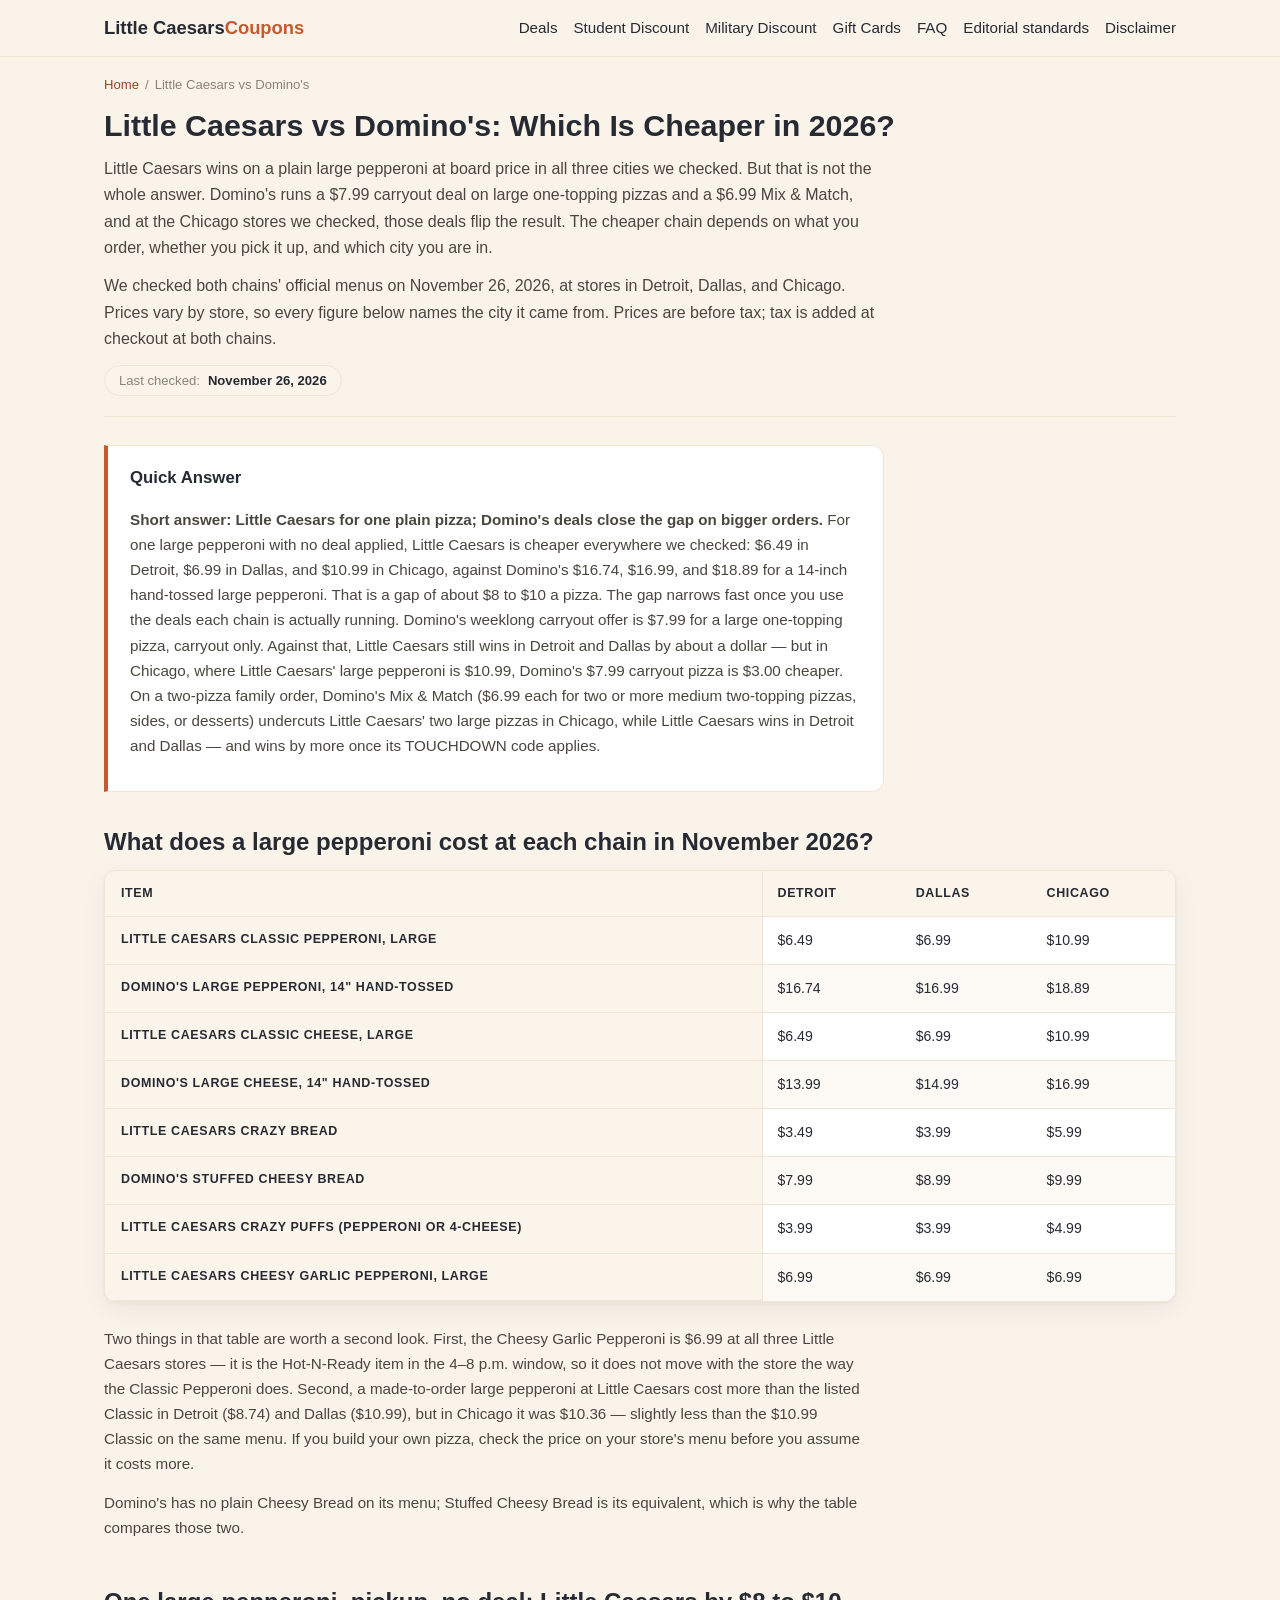
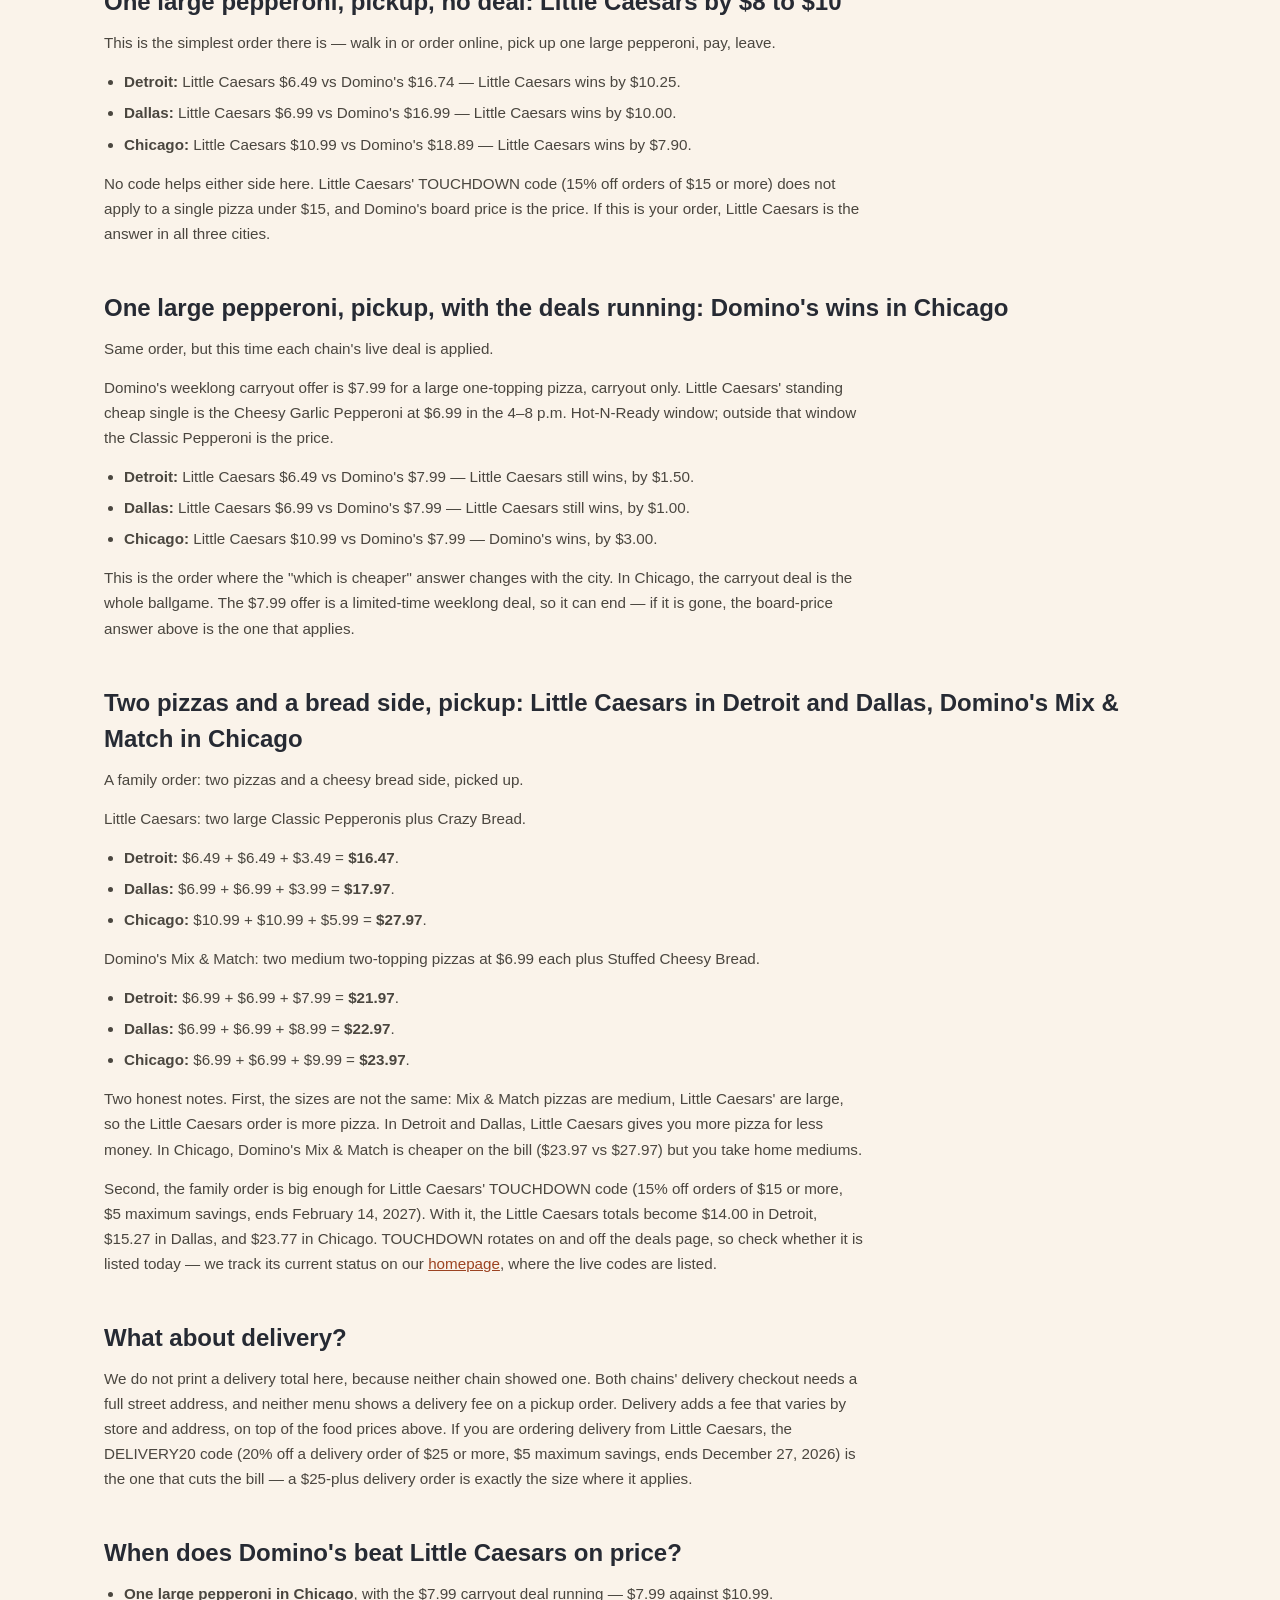
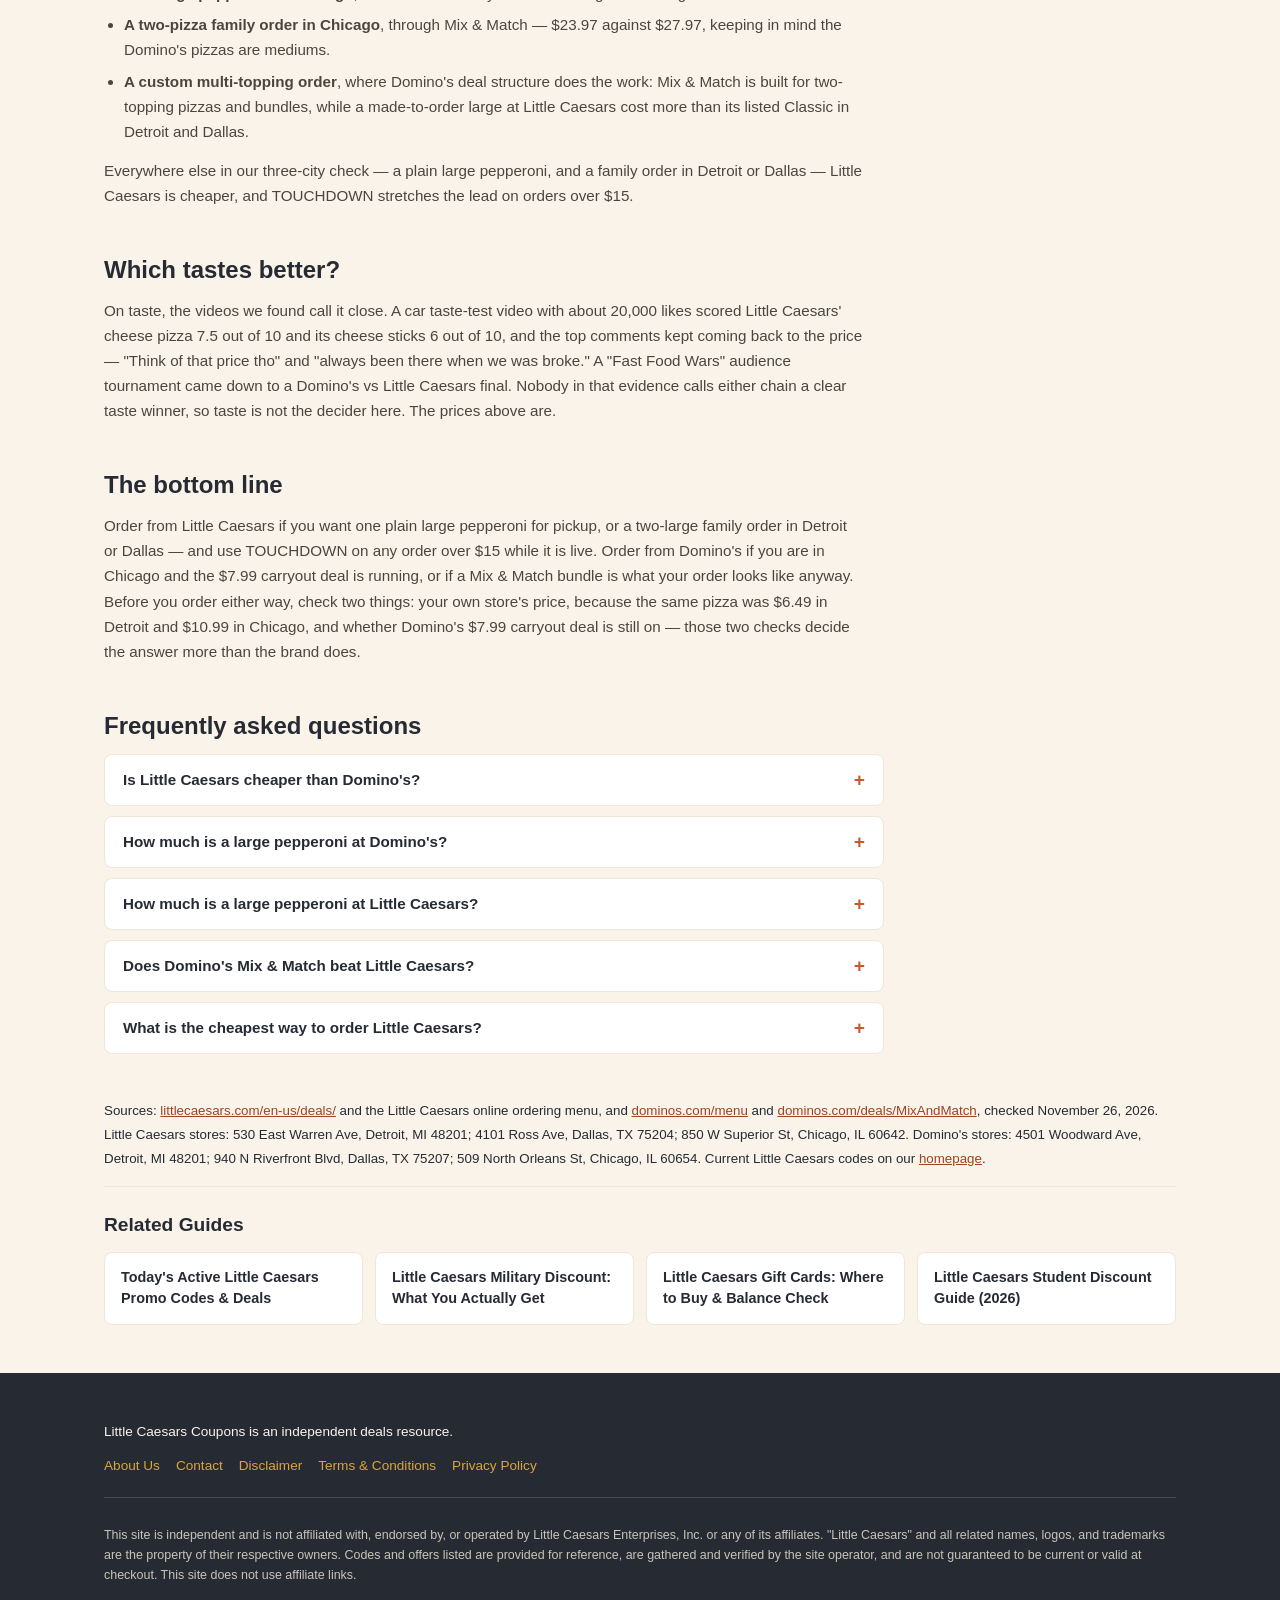
<file: little-caesars-vs-dominos/index.html>
<!DOCTYPE html>
<html lang="en">
<head>
<meta charset="UTF-8">
<meta name="viewport" content="width=device-width, initial-scale=1.0">
<title>Little Caesars vs Domino's: Which Is Cheaper in 2026?</title>
<meta name="description" content="Little Caesars vs Domino's prices checked November 26, 2026 in Detroit, Dallas and Chicago: a large pepperoni is $6.49–$10.99 at Little Caesars vs $16.74–$18.89 at Domino's — but Domino's $7.99 carryout deal flips the answer in Chicago.">
<link rel="canonical" href="https://littlecaesarscoupons.us/little-caesars-vs-dominos/">
<link rel="icon" href="/favicon.ico" sizes="any">
<link rel="icon" type="image/png" sizes="32x32" href="/favicon/favicon-32x32.png">
<link rel="icon" type="image/png" sizes="16x16" href="/favicon/favicon-16x16.png">
<link rel="apple-touch-icon" sizes="180x180" href="/favicon/apple-touch-icon.png">
<link rel="manifest" href="/site.webmanifest">
<meta property="og:type" content="article">
<meta property="og:site_name" content="Little Caesars Coupons">
<meta property="og:title" content="Little Caesars vs Domino's: Which Is Cheaper in 2026?">
<meta property="og:description" content="Little Caesars vs Domino's prices checked November 26, 2026 in Detroit, Dallas and Chicago: a large pepperoni is $6.49–$10.99 at Little Caesars vs $16.74–$18.89 at Domino's — but Domino's $7.99 carryout deal flips the answer in Chicago.">
<meta property="og:url" content="https://littlecaesarscoupons.us/little-caesars-vs-dominos/">
<meta property="og:image" content="https://littlecaesarscoupons.us/images/littlecaesarscoupons-og.jpg">
<meta property="og:image:width" content="1200">
<meta property="og:image:height" content="630">
<meta name="twitter:card" content="summary_large_image">
<meta name="twitter:title" content="Little Caesars vs Domino's: Which Is Cheaper in 2026?">
<meta name="twitter:description" content="Little Caesars vs Domino's prices checked November 26, 2026 in Detroit, Dallas and Chicago: a large pepperoni is $6.49–$10.99 at Little Caesars vs $16.74–$18.89 at Domino's — but Domino's $7.99 carryout deal flips the answer in Chicago.">
<meta name="twitter:image" content="https://littlecaesarscoupons.us/images/littlecaesarscoupons-og.jpg">
<link rel="stylesheet" href="../css/style.css">
<script type="application/ld+json">
{
  "@context": "https://schema.org",
  "@type": "WebPage",
  "name": "Little Caesars vs Domino's: Which Is Cheaper in 2026?",
  "url": "https://littlecaesarscoupons.us/little-caesars-vs-dominos/"
}
</script>
<script type="application/ld+json">
{
  "@context": "https://schema.org",
  "@type": "BreadcrumbList",
  "itemListElement": [
    { "@type": "ListItem", "position": 1, "name": "Home", "item": "https://littlecaesarscoupons.us/" },
    { "@type": "ListItem", "position": 2, "name": "Little Caesars vs Domino's", "item": "https://littlecaesarscoupons.us/little-caesars-vs-dominos/" }
  ]
}
</script>
<script type="application/ld+json">
{
  "@context": "https://schema.org",
  "@type": "FAQPage",
  "mainEntity": [
    {
      "@type": "Question",
      "name": "Is Little Caesars cheaper than Domino's?",
      "acceptedAnswer": { "@type": "Answer", "text": "For a plain large pepperoni at board price, yes — in Detroit, Dallas, and Chicago, Little Caesars was $7.90 to $10.25 cheaper on November 26, 2026. With Domino's $7.99 carryout deal running, Domino's is cheaper in Chicago, where Little Caesars' large pepperoni is $10.99." }
    },
    {
      "@type": "Question",
      "name": "How much is a large pepperoni at Domino's?",
      "acceptedAnswer": { "@type": "Answer", "text": "A 14-inch hand-tossed large pepperoni was $16.74 in Detroit, $16.99 in Dallas, and $18.89 in Chicago on November 26, 2026, before tax. Domino's weeklong carryout offer is $7.99 for a large one-topping pizza, carryout only." }
    },
    {
      "@type": "Question",
      "name": "How much is a large pepperoni at Little Caesars?",
      "acceptedAnswer": { "@type": "Answer", "text": "A large Classic Pepperoni was $6.49 in Detroit, $6.99 in Dallas, and $10.99 in Chicago on November 26, 2026, before tax. The Cheesy Garlic Pepperoni was $6.99 at all three stores in the 4–8 p.m. Hot-N-Ready window." }
    },
    {
      "@type": "Question",
      "name": "Does Domino's Mix & Match beat Little Caesars?",
      "acceptedAnswer": { "@type": "Answer", "text": "On the bill, sometimes — Mix & Match is $6.99 each for two or more medium two-topping pizzas, sides, or desserts, and in Chicago two mediums plus Stuffed Cheesy Bread came to $23.97 against $27.97 for two large Little Caesars pepperonis plus Crazy Bread. But the Mix & Match pizzas are mediums and the Little Caesars ones are larges, so it is less pizza for the money in Detroit and Dallas, where the Little Caesars order was cheaper as well." }
    },
    {
      "@type": "Question",
      "name": "What is the cheapest way to order Little Caesars?",
      "acceptedAnswer": { "@type": "Answer", "text": "For one pizza, the Cheesy Garlic Pepperoni at $6.99 in the 4–8 p.m. Hot-N-Ready window. For orders of $15 or more, the TOUCHDOWN code takes 15% off (up to $5) while it is listed on the deals page — our homepage tracks whether it is live today. For delivery orders of $25 or more, DELIVERY20 takes 20% off (up to $5)." }
    }
  ]
}
</script>
<script type="application/ld+json">
{
  "@context": "https://schema.org",
  "@type": "Article",
  "headline": "Little Caesars vs Domino's: Which Is Cheaper in 2026?",
  "description": "Little Caesars vs Domino's prices checked November 26, 2026 in Detroit, Dallas and Chicago: a large pepperoni is $6.49–$10.99 at Little Caesars vs $16.74–$18.89 at Domino's — but Domino's $7.99 carryout deal flips the answer in Chicago.",
  "dateModified": "2026-11-26",
  "author": {
    "@type": "Organization",
    "name": "Little Caesars Coupons",
    "url": "https://littlecaesarscoupons.us/"
  },
  "publisher": {
    "@type": "Organization",
    "name": "Little Caesars Coupons",
    "url": "https://littlecaesarscoupons.us/"
  },
  "mainEntityOfPage": "https://littlecaesarscoupons.us/little-caesars-vs-dominos/"
}
</script>
</head>
<body>

<a class="skip-link" href="#main">Skip to content</a>

<header class="site-header">
  <div class="container">
    <a class="site-logo" href="/">Little Caesars<span>Coupons</span></a>
    <nav class="main-nav" aria-label="Primary">
      <ul>
        <li><a href="/#deals">Deals</a></li>
        <li><a href="/student-discount/">Student Discount</a></li>
        <li><a href="/military-discount/">Military Discount</a></li>
        <li><a href="/gift-cards/">Gift Cards</a></li>
        <li><a href="/#faq">FAQ</a></li>
        <li><a href="/about/">Editorial standards</a></li>
        <li><a href="/disclaimer/">Disclaimer</a></li>
      </ul>
    </nav>
  </div>
</header>

<main id="main">
  <div class="container">

    <p class="breadcrumb">
      <a href="/">Home</a><span class="sep">/</span>Little Caesars vs Domino's
    </p>

    <div class="page-header">
      <h1>Little Caesars vs Domino's: Which Is Cheaper in 2026?</h1>
      <p class="page-lede">Little Caesars wins on a plain large pepperoni at board price in all three cities we checked. But that is not the whole answer. Domino's runs a $7.99 carryout deal on large one-topping pizzas and a $6.99 Mix &amp; Match, and at the Chicago stores we checked, those deals flip the result. The cheaper chain depends on what you order, whether you pick it up, and which city you are in.</p>
      <p class="page-lede">We checked both chains' official menus on November 26, 2026, at stores in Detroit, Dallas, and Chicago. Prices vary by store, so every figure below names the city it came from. Prices are before tax; tax is added at checkout at both chains.</p>
      <span class="page-meta">Last checked: <strong>November 26, 2026</strong></span>
    </div>

    <div class="quick-answer">
      <h2>Quick Answer</h2>
      <p><strong>Short answer: Little Caesars for one plain pizza; Domino's deals close the gap on bigger orders.</strong> For one large pepperoni with no deal applied, Little Caesars is cheaper everywhere we checked: $6.49 in Detroit, $6.99 in Dallas, and $10.99 in Chicago, against Domino's $16.74, $16.99, and $18.89 for a 14-inch hand-tossed large pepperoni. That is a gap of about $8 to $10 a pizza. The gap narrows fast once you use the deals each chain is actually running. Domino's weeklong carryout offer is $7.99 for a large one-topping pizza, carryout only. Against that, Little Caesars still wins in Detroit and Dallas by about a dollar — but in Chicago, where Little Caesars' large pepperoni is $10.99, Domino's $7.99 carryout pizza is $3.00 cheaper. On a two-pizza family order, Domino's Mix &amp; Match ($6.99 each for two or more medium two-topping pizzas, sides, or desserts) undercuts Little Caesars' two large pizzas in Chicago, while Little Caesars wins in Detroit and Dallas — and wins by more once its TOUCHDOWN code applies.</p>
    </div>

    <section class="content-section" aria-labelledby="price-table-heading">
      <h2 id="price-table-heading">What does a large pepperoni cost at each chain in November 2026?</h2>
      <div class="table-wrap">
        <table class="data-table">
          <thead>
            <tr><th scope="col">Item</th><th scope="col">Detroit</th><th scope="col">Dallas</th><th scope="col">Chicago</th></tr>
          </thead>
          <tbody>
            <tr><th scope="row">Little Caesars Classic Pepperoni, large</th><td>$6.49</td><td>$6.99</td><td>$10.99</td></tr>
            <tr><th scope="row">Domino's Large Pepperoni, 14" hand-tossed</th><td>$16.74</td><td>$16.99</td><td>$18.89</td></tr>
            <tr><th scope="row">Little Caesars Classic Cheese, large</th><td>$6.49</td><td>$6.99</td><td>$10.99</td></tr>
            <tr><th scope="row">Domino's Large Cheese, 14" hand-tossed</th><td>$13.99</td><td>$14.99</td><td>$16.99</td></tr>
            <tr><th scope="row">Little Caesars Crazy Bread</th><td>$3.49</td><td>$3.99</td><td>$5.99</td></tr>
            <tr><th scope="row">Domino's Stuffed Cheesy Bread</th><td>$7.99</td><td>$8.99</td><td>$9.99</td></tr>
            <tr><th scope="row">Little Caesars Crazy Puffs (pepperoni or 4-cheese)</th><td>$3.99</td><td>$3.99</td><td>$4.99</td></tr>
            <tr><th scope="row">Little Caesars Cheesy Garlic Pepperoni, large</th><td>$6.99</td><td>$6.99</td><td>$6.99</td></tr>
          </tbody>
        </table>
      </div>
      <p>Two things in that table are worth a second look. First, the Cheesy Garlic Pepperoni is $6.99 at all three Little Caesars stores — it is the Hot-N-Ready item in the 4–8 p.m. window, so it does not move with the store the way the Classic Pepperoni does. Second, a made-to-order large pepperoni at Little Caesars cost more than the listed Classic in Detroit ($8.74) and Dallas ($10.99), but in Chicago it was $10.36 — slightly less than the $10.99 Classic on the same menu. If you build your own pizza, check the price on your store's menu before you assume it costs more.</p>
      <p>Domino's has no plain Cheesy Bread on its menu; Stuffed Cheesy Bread is its equivalent, which is why the table compares those two.</p>
    </section>

    <section class="content-section" aria-labelledby="one-pizza-heading">
      <h2 id="one-pizza-heading">One large pepperoni, pickup, no deal: Little Caesars by $8 to $10</h2>
      <p>This is the simplest order there is — walk in or order online, pick up one large pepperoni, pay, leave.</p>
      <ul class="plain-list">
        <li><strong>Detroit:</strong> Little Caesars $6.49 vs Domino's $16.74 — Little Caesars wins by $10.25.</li>
        <li><strong>Dallas:</strong> Little Caesars $6.99 vs Domino's $16.99 — Little Caesars wins by $10.00.</li>
        <li><strong>Chicago:</strong> Little Caesars $10.99 vs Domino's $18.89 — Little Caesars wins by $7.90.</li>
      </ul>
      <p>No code helps either side here. Little Caesars' TOUCHDOWN code (15% off orders of $15 or more) does not apply to a single pizza under $15, and Domino's board price is the price. If this is your order, Little Caesars is the answer in all three cities.</p>
    </section>

    <section class="content-section" aria-labelledby="one-pizza-deals-heading">
      <h2 id="one-pizza-deals-heading">One large pepperoni, pickup, with the deals running: Domino's wins in Chicago</h2>
      <p>Same order, but this time each chain's live deal is applied.</p>
      <p>Domino's weeklong carryout offer is $7.99 for a large one-topping pizza, carryout only. Little Caesars' standing cheap single is the Cheesy Garlic Pepperoni at $6.99 in the 4–8 p.m. Hot-N-Ready window; outside that window the Classic Pepperoni is the price.</p>
      <ul class="plain-list">
        <li><strong>Detroit:</strong> Little Caesars $6.49 vs Domino's $7.99 — Little Caesars still wins, by $1.50.</li>
        <li><strong>Dallas:</strong> Little Caesars $6.99 vs Domino's $7.99 — Little Caesars still wins, by $1.00.</li>
        <li><strong>Chicago:</strong> Little Caesars $10.99 vs Domino's $7.99 — Domino's wins, by $3.00.</li>
      </ul>
      <p>This is the order where the "which is cheaper" answer changes with the city. In Chicago, the carryout deal is the whole ballgame. The $7.99 offer is a limited-time weeklong deal, so it can end — if it is gone, the board-price answer above is the one that applies.</p>
    </section>

    <section class="content-section" aria-labelledby="family-heading">
      <h2 id="family-heading">Two pizzas and a bread side, pickup: Little Caesars in Detroit and Dallas, Domino's Mix &amp; Match in Chicago</h2>
      <p>A family order: two pizzas and a cheesy bread side, picked up.</p>
      <p>Little Caesars: two large Classic Pepperonis plus Crazy Bread.</p>
      <ul class="plain-list">
        <li><strong>Detroit:</strong> $6.49 + $6.49 + $3.49 = <strong>$16.47</strong>.</li>
        <li><strong>Dallas:</strong> $6.99 + $6.99 + $3.99 = <strong>$17.97</strong>.</li>
        <li><strong>Chicago:</strong> $10.99 + $10.99 + $5.99 = <strong>$27.97</strong>.</li>
      </ul>
      <p>Domino's Mix &amp; Match: two medium two-topping pizzas at $6.99 each plus Stuffed Cheesy Bread.</p>
      <ul class="plain-list">
        <li><strong>Detroit:</strong> $6.99 + $6.99 + $7.99 = <strong>$21.97</strong>.</li>
        <li><strong>Dallas:</strong> $6.99 + $6.99 + $8.99 = <strong>$22.97</strong>.</li>
        <li><strong>Chicago:</strong> $6.99 + $6.99 + $9.99 = <strong>$23.97</strong>.</li>
      </ul>
      <p>Two honest notes. First, the sizes are not the same: Mix &amp; Match pizzas are medium, Little Caesars' are large, so the Little Caesars order is more pizza. In Detroit and Dallas, Little Caesars gives you more pizza for less money. In Chicago, Domino's Mix &amp; Match is cheaper on the bill ($23.97 vs $27.97) but you take home mediums.</p>
      <p>Second, the family order is big enough for Little Caesars' TOUCHDOWN code (15% off orders of $15 or more, $5 maximum savings, ends February 14, 2027). With it, the Little Caesars totals become $14.00 in Detroit, $15.27 in Dallas, and $23.77 in Chicago. TOUCHDOWN rotates on and off the deals page, so check whether it is listed today — we track its current status on our <a href="/">homepage</a>, where the live codes are listed.</p>
    </section>

    <section class="content-section" aria-labelledby="delivery-heading">
      <h2 id="delivery-heading">What about delivery?</h2>
      <p>We do not print a delivery total here, because neither chain showed one. Both chains' delivery checkout needs a full street address, and neither menu shows a delivery fee on a pickup order. Delivery adds a fee that varies by store and address, on top of the food prices above. If you are ordering delivery from Little Caesars, the DELIVERY20 code (20% off a delivery order of $25 or more, $5 maximum savings, ends December 27, 2026) is the one that cuts the bill — a $25-plus delivery order is exactly the size where it applies.</p>
    </section>

    <section class="content-section" aria-labelledby="when-dominos-heading">
      <h2 id="when-dominos-heading">When does Domino's beat Little Caesars on price?</h2>
      <ul class="plain-list">
        <li><strong>One large pepperoni in Chicago</strong>, with the $7.99 carryout deal running — $7.99 against $10.99.</li>
        <li><strong>A two-pizza family order in Chicago</strong>, through Mix &amp; Match — $23.97 against $27.97, keeping in mind the Domino's pizzas are mediums.</li>
        <li><strong>A custom multi-topping order</strong>, where Domino's deal structure does the work: Mix &amp; Match is built for two-topping pizzas and bundles, while a made-to-order large at Little Caesars cost more than its listed Classic in Detroit and Dallas.</li>
      </ul>
      <p>Everywhere else in our three-city check — a plain large pepperoni, and a family order in Detroit or Dallas — Little Caesars is cheaper, and TOUCHDOWN stretches the lead on orders over $15.</p>
    </section>

    <section class="content-section" aria-labelledby="taste-heading">
      <h2 id="taste-heading">Which tastes better?</h2>
      <p>On taste, the videos we found call it close. A car taste-test video with about 20,000 likes scored Little Caesars' cheese pizza 7.5 out of 10 and its cheese sticks 6 out of 10, and the top comments kept coming back to the price — "Think of that price tho" and "always been there when we was broke." A "Fast Food Wars" audience tournament came down to a Domino's vs Little Caesars final. Nobody in that evidence calls either chain a clear taste winner, so taste is not the decider here. The prices above are.</p>
    </section>

    <section class="content-section" aria-labelledby="bottom-line-heading">
      <h2 id="bottom-line-heading">The bottom line</h2>
      <p>Order from Little Caesars if you want one plain large pepperoni for pickup, or a two-large family order in Detroit or Dallas — and use TOUCHDOWN on any order over $15 while it is live. Order from Domino's if you are in Chicago and the $7.99 carryout deal is running, or if a Mix &amp; Match bundle is what your order looks like anyway. Before you order either way, check two things: your own store's price, because the same pizza was $6.49 in Detroit and $10.99 in Chicago, and whether Domino's $7.99 carryout deal is still on — those two checks decide the answer more than the brand does.</p>
    </section>

    <section class="content-section" id="faq" aria-labelledby="faq-heading">
      <h2 id="faq-heading">Frequently asked questions</h2>
      <ul class="faq-list">

        <li class="faq-item">
          <button type="button" class="faq-question" aria-expanded="false" aria-controls="vd-faq-a1">Is Little Caesars cheaper than Domino's?</button>
          <div class="faq-answer" id="vd-faq-a1" hidden>For a plain large pepperoni at board price, yes — in Detroit, Dallas, and Chicago, Little Caesars was $7.90 to $10.25 cheaper on November 26, 2026. With Domino's $7.99 carryout deal running, Domino's is cheaper in Chicago, where Little Caesars' large pepperoni is $10.99.</div>
        </li>

        <li class="faq-item">
          <button type="button" class="faq-question" aria-expanded="false" aria-controls="vd-faq-a2">How much is a large pepperoni at Domino's?</button>
          <div class="faq-answer" id="vd-faq-a2" hidden>A 14-inch hand-tossed large pepperoni was $16.74 in Detroit, $16.99 in Dallas, and $18.89 in Chicago on November 26, 2026, before tax. Domino's weeklong carryout offer is $7.99 for a large one-topping pizza, carryout only.</div>
        </li>

        <li class="faq-item">
          <button type="button" class="faq-question" aria-expanded="false" aria-controls="vd-faq-a3">How much is a large pepperoni at Little Caesars?</button>
          <div class="faq-answer" id="vd-faq-a3" hidden>A large Classic Pepperoni was $6.49 in Detroit, $6.99 in Dallas, and $10.99 in Chicago on November 26, 2026, before tax. The Cheesy Garlic Pepperoni was $6.99 at all three stores in the 4–8 p.m. Hot-N-Ready window.</div>
        </li>

        <li class="faq-item">
          <button type="button" class="faq-question" aria-expanded="false" aria-controls="vd-faq-a4">Does Domino's Mix &amp; Match beat Little Caesars?</button>
          <div class="faq-answer" id="vd-faq-a4" hidden>On the bill, sometimes — Mix &amp; Match is $6.99 each for two or more medium two-topping pizzas, sides, or desserts, and in Chicago two mediums plus Stuffed Cheesy Bread came to $23.97 against $27.97 for two large Little Caesars pepperonis plus Crazy Bread. But the Mix &amp; Match pizzas are mediums and the Little Caesars ones are larges, so it is less pizza for the money in Detroit and Dallas, where the Little Caesars order was cheaper as well.</div>
        </li>

        <li class="faq-item">
          <button type="button" class="faq-question" aria-expanded="false" aria-controls="vd-faq-a5">What is the cheapest way to order Little Caesars?</button>
          <div class="faq-answer" id="vd-faq-a5" hidden>For one pizza, the Cheesy Garlic Pepperoni at $6.99 in the 4–8 p.m. Hot-N-Ready window. For orders of $15 or more, the TOUCHDOWN code takes 15% off (up to $5) while it is listed on the deals page — our <a href="/">homepage</a> tracks whether it is live today. For delivery orders of $25 or more, DELIVERY20 takes 20% off (up to $5).</div>
        </li>

      </ul>
    </section>

    <p><small>Sources: <a href="https://littlecaesars.com/en-us/deals/">littlecaesars.com/en-us/deals/</a> and the Little Caesars online ordering menu, and <a href="https://www.dominos.com/menu">dominos.com/menu</a> and <a href="https://www.dominos.com/deals/MixAndMatch">dominos.com/deals/MixAndMatch</a>, checked November 26, 2026. Little Caesars stores: 530 East Warren Ave, Detroit, MI 48201; 4101 Ross Ave, Dallas, TX 75204; 850 W Superior St, Chicago, IL 60642. Domino's stores: 4501 Woodward Ave, Detroit, MI 48201; 940 N Riverfront Blvd, Dallas, TX 75207; 509 North Orleans St, Chicago, IL 60654. Current Little Caesars codes on our <a href="/">homepage</a>.</small></p>

    <div class="related-guides">
      <h2>Related Guides</h2>
      <ul>
        <li><a href="/#deals">Today's Active Little Caesars Promo Codes &amp; Deals</a></li>
        <li><a href="/military-discount/">Little Caesars Military Discount: What You Actually Get</a></li>
        <li><a href="/gift-cards/">Little Caesars Gift Cards: Where to Buy &amp; Balance Check</a></li>
        <li><a href="/student-discount/">Little Caesars Student Discount Guide (2026)</a></li>
      </ul>
    </div>

  </div>
</main>

<footer class="site-footer">
  <div class="container">
    <p>Little Caesars Coupons is an independent deals resource.</p>
    <ul class="footer-links">
      <li><a href="/about/">About Us</a></li>
      <li><a href="/contact/">Contact</a></li>
      <li><a href="/disclaimer/">Disclaimer</a></li>
      <li><a href="/terms/">Terms &amp; Conditions</a></li>
      <li><a href="/privacy-policy/">Privacy Policy</a></li>
    </ul>
    <div class="footer-disclaimer">
      <p>This site is independent and is not affiliated with, endorsed by, or operated by Little Caesars Enterprises, Inc. or any of its affiliates. "Little Caesars" and all related names, logos, and trademarks are the property of their respective owners. Codes and offers listed are provided for reference, are gathered and verified by the site operator, and are not guaranteed to be current or valid at checkout. This site does not use affiliate links.</p>
    </div>
  </div>
</footer>

<script src="../js/script.js"></script>
</body>
</html>
</file>
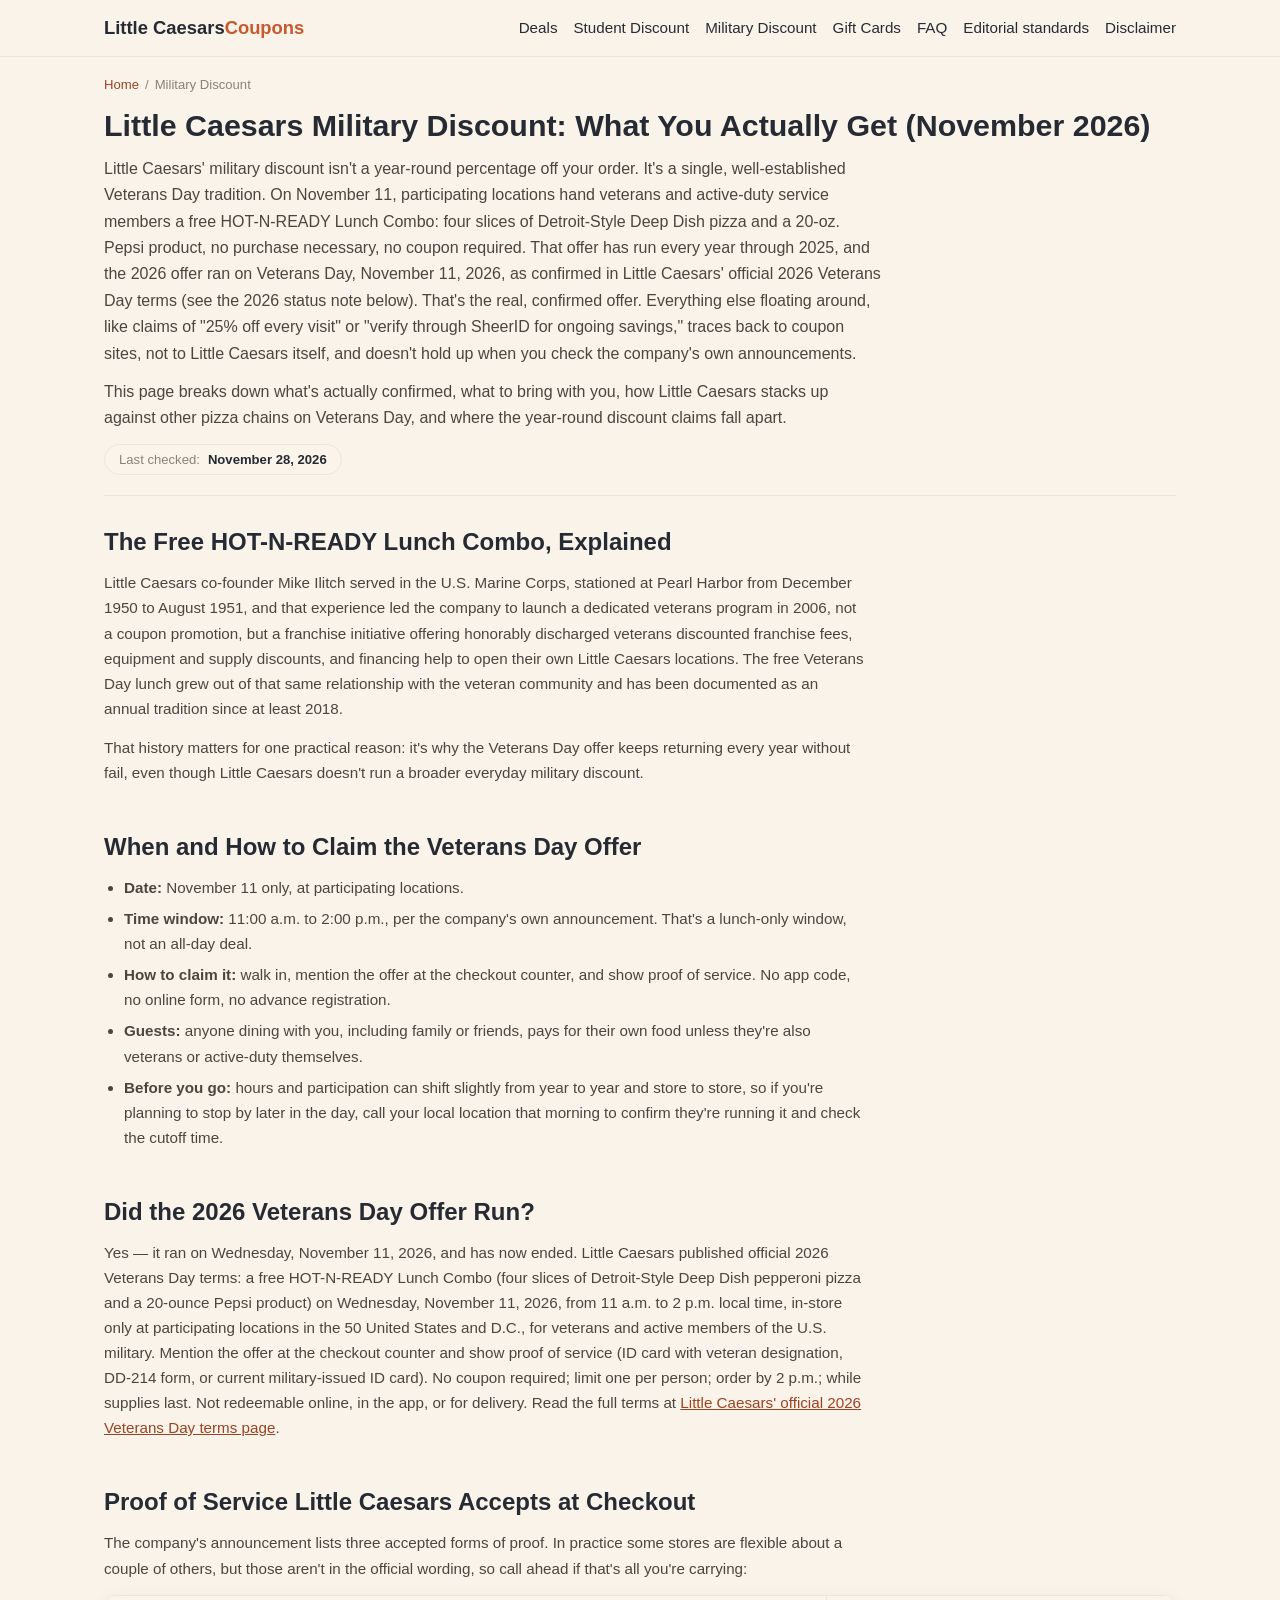
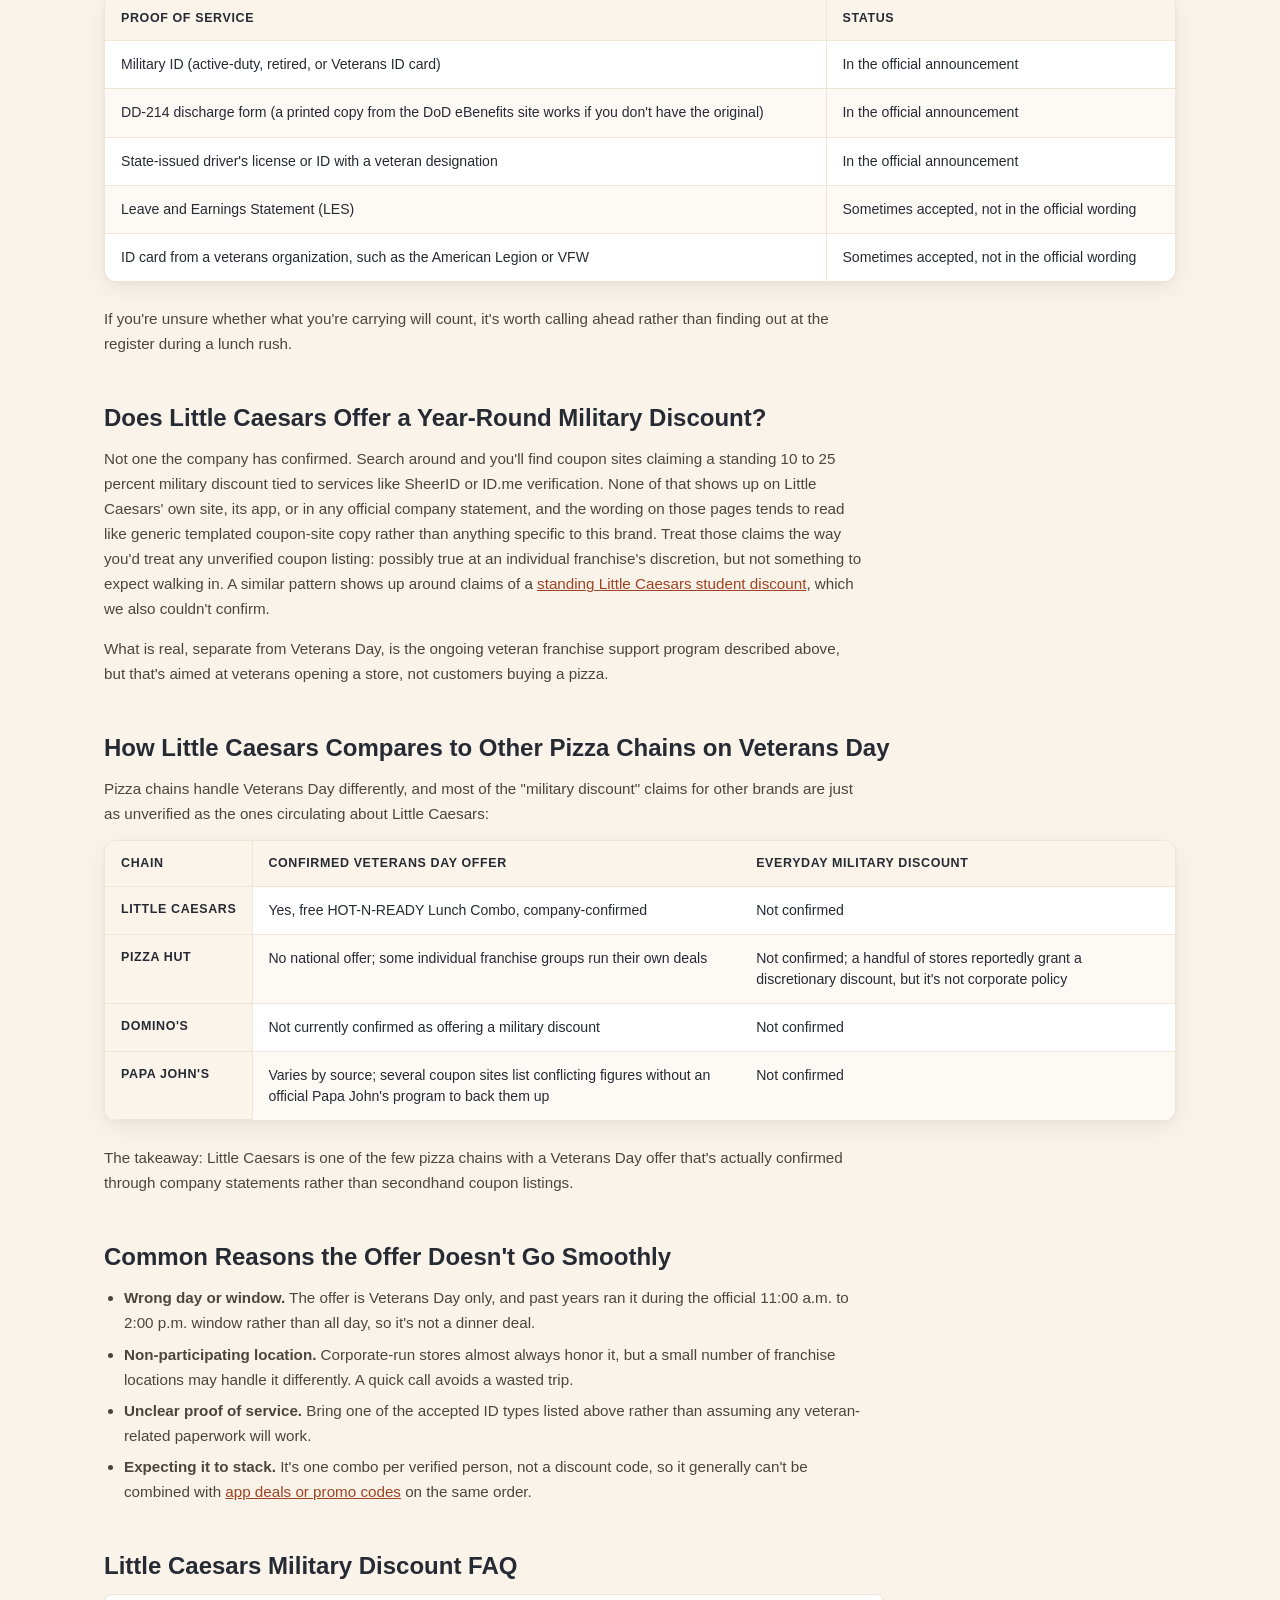
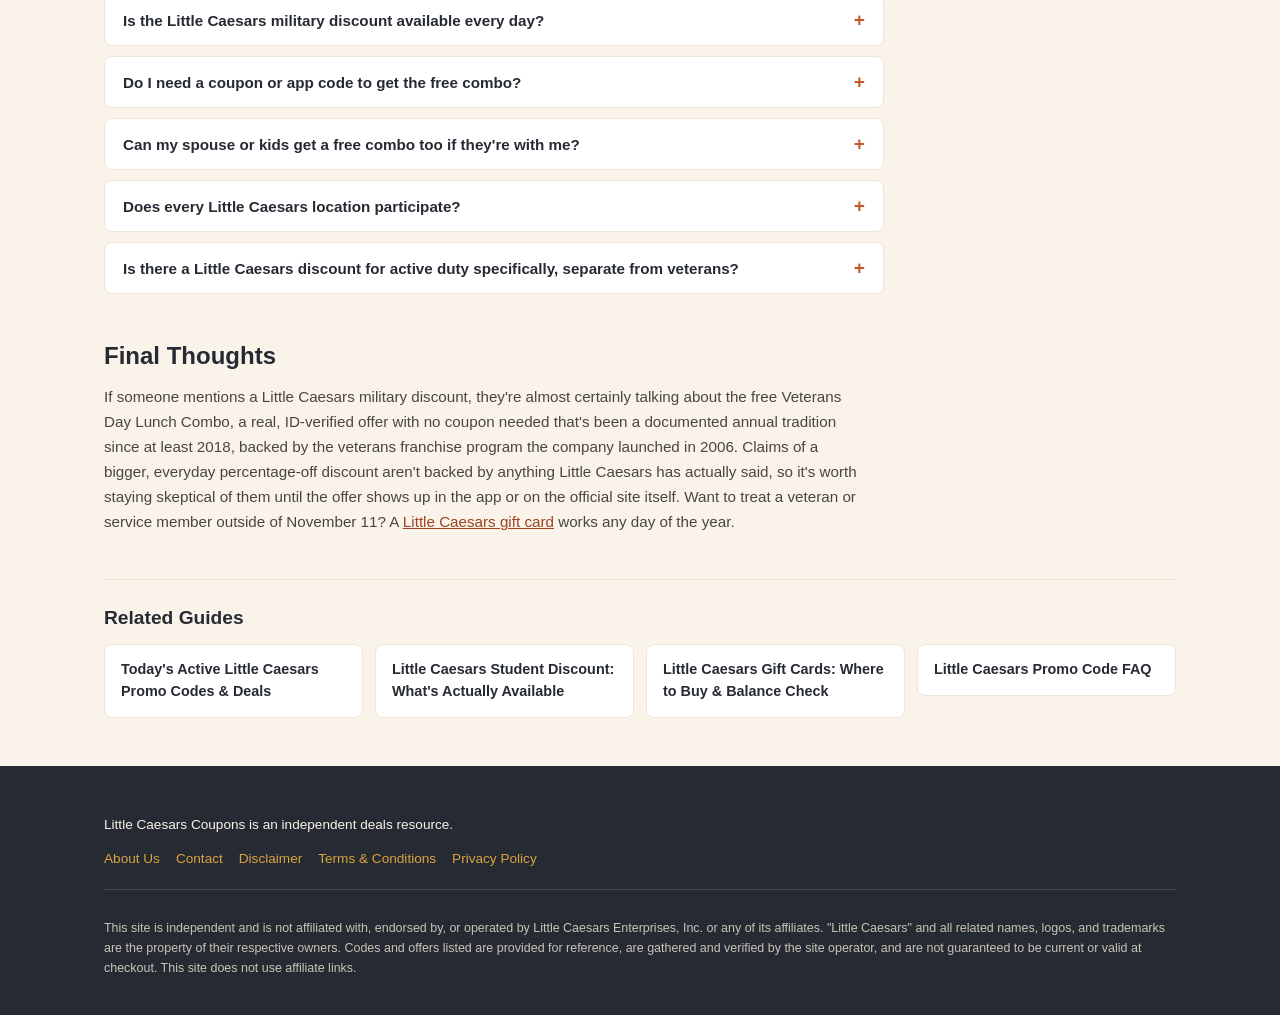
<file: military-discount/index.html>
<!DOCTYPE html>
<html lang="en">
<head>
<meta charset="UTF-8">
<meta name="viewport" content="width=device-width, initial-scale=1.0">
<title>Little Caesars Military Discount Guide (2026)</title>
<meta name="description" content="Little Caesars' confirmed military discount is a free Veterans Day Lunch Combo. See proof-of-service rules and how to claim it.">
<link rel="canonical" href="https://littlecaesarscoupons.us/military-discount/">
<link rel="icon" href="/favicon.ico" sizes="any">
<link rel="icon" type="image/png" sizes="32x32" href="/favicon/favicon-32x32.png">
<link rel="icon" type="image/png" sizes="16x16" href="/favicon/favicon-16x16.png">
<link rel="apple-touch-icon" sizes="180x180" href="/favicon/apple-touch-icon.png">
<link rel="manifest" href="/site.webmanifest">
<meta property="og:type" content="article">
<meta property="og:site_name" content="Little Caesars Coupons">
<meta property="og:title" content="Little Caesars Military Discount Guide (2026)">
<meta property="og:description" content="Little Caesars' confirmed military discount is a free Veterans Day Lunch Combo. See proof-of-service rules and how to claim it.">
<meta property="og:url" content="https://littlecaesarscoupons.us/military-discount/">
<meta property="og:image" content="https://littlecaesarscoupons.us/images/littlecaesarscoupons-og.jpg">
<meta property="og:image:width" content="1200">
<meta property="og:image:height" content="630">
<meta name="twitter:card" content="summary_large_image">
<meta name="twitter:title" content="Little Caesars Military Discount Guide (2026)">
<meta name="twitter:description" content="Little Caesars' confirmed military discount is a free Veterans Day Lunch Combo. See proof-of-service rules and how to claim it.">
<meta name="twitter:image" content="https://littlecaesarscoupons.us/images/littlecaesarscoupons-og.jpg">
<link rel="stylesheet" href="../css/style.css">
<script type="application/ld+json">
{
  "@context": "https://schema.org",
  "@type": "WebPage",
  "name": "Little Caesars Military Discount: What You Actually Get",
  "url": "https://littlecaesarscoupons.us/military-discount/"
}
</script>
<script type="application/ld+json">
{
  "@context": "https://schema.org",
  "@type": "BreadcrumbList",
  "itemListElement": [
    { "@type": "ListItem", "position": 1, "name": "Home", "item": "https://littlecaesarscoupons.us/" },
    { "@type": "ListItem", "position": 2, "name": "Military Discount", "item": "https://littlecaesarscoupons.us/military-discount/" }
  ]
}
</script>
<script type="application/ld+json">
{
  "@context": "https://schema.org",
  "@type": "FAQPage",
  "mainEntity": [
    {
      "@type": "Question",
      "name": "Is the Little Caesars military discount available every day?",
      "acceptedAnswer": { "@type": "Answer", "text": "No. The confirmed offer is limited to Veterans Day, November 11, at participating locations. The 2026 offer ran on November 11, 2026 and has now ended." }
    },
    {
      "@type": "Question",
      "name": "Do I need a coupon or app code to get the free combo?",
      "acceptedAnswer": { "@type": "Answer", "text": "No. You just need to show proof of service at the register." }
    },
    {
      "@type": "Question",
      "name": "Can my spouse or kids get a free combo too if they're with me?",
      "acceptedAnswer": { "@type": "Answer", "text": "Only if they're also veterans or active-duty service members themselves. Otherwise, their food is paid for separately." }
    },
    {
      "@type": "Question",
      "name": "Does every Little Caesars location participate?",
      "acceptedAnswer": { "@type": "Answer", "text": "Most corporate-run stores do, but participation isn't guaranteed at every franchise location, so calling ahead is the safest move." }
    },
    {
      "@type": "Question",
      "name": "Is there a Little Caesars discount for active duty specifically, separate from veterans?",
      "acceptedAnswer": { "@type": "Answer", "text": "No. The Veterans Day combo covers both current active-duty members and veterans under the same offer." }
    }
  ]
}
</script>
<script type="application/ld+json">
{
  "@context": "https://schema.org",
  "@type": "Article",
  "headline": "Little Caesars Military Discount Guide (2026)",
  "description": "Little Caesars' confirmed military discount is a free Veterans Day Lunch Combo. See proof-of-service rules and how to claim it.",
  "dateModified": "2026-10-07",
  "author": {
    "@type": "Organization",
    "name": "Little Caesars Coupons",
    "url": "https://littlecaesarscoupons.us/"
  },
  "publisher": {
    "@type": "Organization",
    "name": "Little Caesars Coupons",
    "url": "https://littlecaesarscoupons.us/"
  },
  "mainEntityOfPage": "https://littlecaesarscoupons.us/military-discount/"
}
</script>
</head>
<body>

<a class="skip-link" href="#main">Skip to content</a>

<header class="site-header">
  <div class="container">
    <a class="site-logo" href="/">Little Caesars<span>Coupons</span></a>
    <nav class="main-nav" aria-label="Primary">
      <ul>
        <li><a href="/#deals">Deals</a></li>
        <li><a href="/student-discount/">Student Discount</a></li>
        <li><a href="/military-discount/">Military Discount</a></li>
        <li><a href="/gift-cards/">Gift Cards</a></li>
        <li><a href="/#faq">FAQ</a></li>
        <li><a href="/about/">Editorial standards</a></li>
        <li><a href="/disclaimer/">Disclaimer</a></li>
      </ul>
    </nav>
  </div>
</header>

<main id="main">
  <div class="container">

    <p class="breadcrumb">
      <a href="/">Home</a><span class="sep">/</span>Military Discount
    </p>

    <div class="page-header">
      <h1>Little Caesars Military Discount: What You Actually Get (November 2026)</h1>
      <p class="page-lede">Little Caesars' military discount isn't a year-round percentage off your order. It's a single, well-established Veterans Day tradition. On November 11, participating locations hand veterans and active-duty service members a free HOT-N-READY Lunch Combo: four slices of Detroit-Style Deep Dish pizza and a 20-oz. Pepsi product, no purchase necessary, no coupon required. That offer has run every year through 2025, and the 2026 offer ran on Veterans Day, November 11, 2026, as confirmed in Little Caesars' official 2026 Veterans Day terms (see the 2026 status note below). That's the real, confirmed offer. Everything else floating around, like claims of "25% off every visit" or "verify through SheerID for ongoing savings," traces back to coupon sites, not to Little Caesars itself, and doesn't hold up when you check the company's own announcements.</p>
      <p class="page-lede">This page breaks down what's actually confirmed, what to bring with you, how Little Caesars stacks up against other pizza chains on Veterans Day, and where the year-round discount claims fall apart.</p>
      <span class="page-meta">Last checked: <strong>November 28, 2026</strong></span>
    </div>

    <section class="content-section" aria-labelledby="combo-heading">
      <h2 id="combo-heading">The Free HOT-N-READY Lunch Combo, Explained</h2>
      <p>Little Caesars co-founder Mike Ilitch served in the U.S. Marine Corps, stationed at Pearl Harbor from December 1950 to August 1951, and that experience led the company to launch a dedicated veterans program in 2006, not a coupon promotion, but a franchise initiative offering honorably discharged veterans discounted franchise fees, equipment and supply discounts, and financing help to open their own Little Caesars locations. The free Veterans Day lunch grew out of that same relationship with the veteran community and has been documented as an annual tradition since at least 2018.</p>
      <p>That history matters for one practical reason: it's why the Veterans Day offer keeps returning every year without fail, even though Little Caesars doesn't run a broader everyday military discount.</p>
    </section>

    <section class="content-section" aria-labelledby="claim-heading">
      <h2 id="claim-heading">When and How to Claim the Veterans Day Offer</h2>
      <ul class="plain-list">
        <li><strong>Date:</strong> November 11 only, at participating locations.</li>
        <li><strong>Time window:</strong> 11:00 a.m. to 2:00 p.m., per the company's own announcement. That's a lunch-only window, not an all-day deal.</li>
        <li><strong>How to claim it:</strong> walk in, mention the offer at the checkout counter, and show proof of service. No app code, no online form, no advance registration.</li>
        <li><strong>Guests:</strong> anyone dining with you, including family or friends, pays for their own food unless they're also veterans or active-duty themselves.</li>
        <li><strong>Before you go:</strong> hours and participation can shift slightly from year to year and store to store, so if you're planning to stop by later in the day, call your local location that morning to confirm they're running it and check the cutoff time.</li>
      </ul>
    </section>

    <section class="content-section" aria-labelledby="announce-heading">
      <h2 id="announce-heading">Did the 2026 Veterans Day Offer Run?</h2>
      <p>Yes — it ran on Wednesday, November 11, 2026, and has now ended. Little Caesars published official 2026 Veterans Day terms: a free HOT-N-READY Lunch Combo (four slices of Detroit-Style Deep Dish pepperoni pizza and a 20-ounce Pepsi product) on Wednesday, November 11, 2026, from 11 a.m. to 2 p.m. local time, in-store only at participating locations in the 50 United States and D.C., for veterans and active members of the U.S. military. Mention the offer at the checkout counter and show proof of service (ID card with veteran designation, DD-214 form, or current military-issued ID card). No coupon required; limit one per person; order by 2 p.m.; while supplies last. Not redeemable online, in the app, or for delivery. Read the full terms at <a href="https://information.littlecaesars.com/en-us/2026-veteransday">Little Caesars' official 2026 Veterans Day terms page</a>.</p>
    </section>

    <section class="content-section" aria-labelledby="proof-heading">
      <h2 id="proof-heading">Proof of Service Little Caesars Accepts at Checkout</h2>
      <p>The company's announcement lists three accepted forms of proof. In practice some stores are flexible about a couple of others, but those aren't in the official wording, so call ahead if that's all you're carrying:</p>
      <div class="table-wrap">
        <table class="data-table">
          <thead>
            <tr><th scope="col">Proof of Service</th><th scope="col">Status</th></tr>
          </thead>
          <tbody>
            <tr><td>Military ID (active-duty, retired, or Veterans ID card)</td><td>In the official announcement</td></tr>
            <tr><td>DD-214 discharge form (a printed copy from the DoD eBenefits site works if you don't have the original)</td><td>In the official announcement</td></tr>
            <tr><td>State-issued driver's license or ID with a veteran designation</td><td>In the official announcement</td></tr>
            <tr><td>Leave and Earnings Statement (LES)</td><td>Sometimes accepted, not in the official wording</td></tr>
            <tr><td>ID card from a veterans organization, such as the American Legion or VFW</td><td>Sometimes accepted, not in the official wording</td></tr>
          </tbody>
        </table>
      </div>
      <p>If you're unsure whether what you're carrying will count, it's worth calling ahead rather than finding out at the register during a lunch rush.</p>
    </section>

    <section class="content-section" aria-labelledby="yearround-heading">
      <h2 id="yearround-heading">Does Little Caesars Offer a Year-Round Military Discount?</h2>
      <p>Not one the company has confirmed. Search around and you'll find coupon sites claiming a standing 10 to 25 percent military discount tied to services like SheerID or ID.me verification. None of that shows up on Little Caesars' own site, its app, or in any official company statement, and the wording on those pages tends to read like generic templated coupon-site copy rather than anything specific to this brand. Treat those claims the way you'd treat any unverified coupon listing: possibly true at an individual franchise's discretion, but not something to expect walking in. A similar pattern shows up around claims of a <a href="/student-discount/">standing Little Caesars student discount</a>, which we also couldn't confirm.</p>
      <p>What is real, separate from Veterans Day, is the ongoing veteran franchise support program described above, but that's aimed at veterans opening a store, not customers buying a pizza.</p>
    </section>

    <section class="content-section" aria-labelledby="compare-chains-heading">
      <h2 id="compare-chains-heading">How Little Caesars Compares to Other Pizza Chains on Veterans Day</h2>
      <p>Pizza chains handle Veterans Day differently, and most of the "military discount" claims for other brands are just as unverified as the ones circulating about Little Caesars:</p>
      <div class="table-wrap">
        <table class="data-table">
          <thead>
            <tr><th scope="col">Chain</th><th scope="col">Confirmed Veterans Day Offer</th><th scope="col">Everyday Military Discount</th></tr>
          </thead>
          <tbody>
            <tr><th scope="row">Little Caesars</th><td>Yes, free HOT-N-READY Lunch Combo, company-confirmed</td><td>Not confirmed</td></tr>
            <tr><th scope="row">Pizza Hut</th><td>No national offer; some individual franchise groups run their own deals</td><td>Not confirmed; a handful of stores reportedly grant a discretionary discount, but it's not corporate policy</td></tr>
            <tr><th scope="row">Domino's</th><td>Not currently confirmed as offering a military discount</td><td>Not confirmed</td></tr>
            <tr><th scope="row">Papa John's</th><td>Varies by source; several coupon sites list conflicting figures without an official Papa John's program to back them up</td><td>Not confirmed</td></tr>
          </tbody>
        </table>
      </div>
      <p>The takeaway: Little Caesars is one of the few pizza chains with a Veterans Day offer that's actually confirmed through company statements rather than secondhand coupon listings.</p>
    </section>

    <section class="content-section" aria-labelledby="issues-heading">
      <h2 id="issues-heading">Common Reasons the Offer Doesn't Go Smoothly</h2>
      <ul class="plain-list">
        <li><strong>Wrong day or window.</strong> The offer is Veterans Day only, and past years ran it during the official 11:00 a.m. to 2:00 p.m. window rather than all day, so it's not a dinner deal.</li>
        <li><strong>Non-participating location.</strong> Corporate-run stores almost always honor it, but a small number of franchise locations may handle it differently. A quick call avoids a wasted trip.</li>
        <li><strong>Unclear proof of service.</strong> Bring one of the accepted ID types listed above rather than assuming any veteran-related paperwork will work.</li>
        <li><strong>Expecting it to stack.</strong> It's one combo per verified person, not a discount code, so it generally can't be combined with <a href="/#deals">app deals or promo codes</a> on the same order.</li>
      </ul>
    </section>

    <section class="content-section" id="faq" aria-labelledby="faq-heading">
      <h2 id="faq-heading">Little Caesars Military Discount FAQ</h2>
      <ul class="faq-list">

        <li class="faq-item">
          <button type="button" class="faq-question" aria-expanded="false" aria-controls="md-faq-a1">Is the Little Caesars military discount available every day?</button>
          <div class="faq-answer" id="md-faq-a1" hidden>No. The confirmed offer is limited to Veterans Day, November 11, at participating locations. The 2026 offer ran on November 11, 2026 and has now ended.</div>
        </li>

        <li class="faq-item">
          <button type="button" class="faq-question" aria-expanded="false" aria-controls="md-faq-a2">Do I need a coupon or app code to get the free combo?</button>
          <div class="faq-answer" id="md-faq-a2" hidden>No. You just need to show proof of service at the register.</div>
        </li>

        <li class="faq-item">
          <button type="button" class="faq-question" aria-expanded="false" aria-controls="md-faq-a3">Can my spouse or kids get a free combo too if they're with me?</button>
          <div class="faq-answer" id="md-faq-a3" hidden>Only if they're also veterans or active-duty service members themselves. Otherwise, their food is paid for separately.</div>
        </li>

        <li class="faq-item">
          <button type="button" class="faq-question" aria-expanded="false" aria-controls="md-faq-a4">Does every Little Caesars location participate?</button>
          <div class="faq-answer" id="md-faq-a4" hidden>Most corporate-run stores do, but participation isn't guaranteed at every franchise location, so calling ahead is the safest move.</div>
        </li>

        <li class="faq-item">
          <button type="button" class="faq-question" aria-expanded="false" aria-controls="md-faq-a5">Is there a Little Caesars discount for active duty specifically, separate from veterans?</button>
          <div class="faq-answer" id="md-faq-a5" hidden>No. The Veterans Day combo covers both current active-duty members and veterans under the same offer.</div>
        </li>

      </ul>
    </section>

    <section class="content-section" aria-labelledby="final-heading">
      <h2 id="final-heading">Final Thoughts</h2>
      <p>If someone mentions a Little Caesars military discount, they're almost certainly talking about the free Veterans Day Lunch Combo, a real, ID-verified offer with no coupon needed that's been a documented annual tradition since at least 2018, backed by the veterans franchise program the company launched in 2006. Claims of a bigger, everyday percentage-off discount aren't backed by anything Little Caesars has actually said, so it's worth staying skeptical of them until the offer shows up in the app or on the official site itself. Want to treat a veteran or service member outside of November 11? A <a href="/gift-cards/">Little Caesars gift card</a> works any day of the year.</p>
    </section>

    <div class="related-guides">
      <h2>Related Guides</h2>
      <ul>
        <li><a href="/#deals">Today's Active Little Caesars Promo Codes &amp; Deals</a></li>
        <li><a href="/student-discount/">Little Caesars Student Discount: What's Actually Available</a></li>
        <li><a href="/gift-cards/">Little Caesars Gift Cards: Where to Buy &amp; Balance Check</a></li>
        <li><a href="/#faq">Little Caesars Promo Code FAQ</a></li>
      </ul>
    </div>

  </div>
</main>

<footer class="site-footer">
  <div class="container">
    <p>Little Caesars Coupons is an independent deals resource.</p>
    <ul class="footer-links">
      <li><a href="/about/">About Us</a></li>
      <li><a href="/contact/">Contact</a></li>
      <li><a href="/disclaimer/">Disclaimer</a></li>
      <li><a href="/terms/">Terms &amp; Conditions</a></li>
      <li><a href="/privacy-policy/">Privacy Policy</a></li>
    </ul>
    <div class="footer-disclaimer">
      <p>This site is independent and is not affiliated with, endorsed by, or operated by Little Caesars Enterprises, Inc. or any of its affiliates. "Little Caesars" and all related names, logos, and trademarks are the property of their respective owners. Codes and offers listed are provided for reference, are gathered and verified by the site operator, and are not guaranteed to be current or valid at checkout. This site does not use affiliate links.</p>
    </div>
  </div>
</footer>

<script src="../js/script.js"></script>
</body>
</html>
</file>
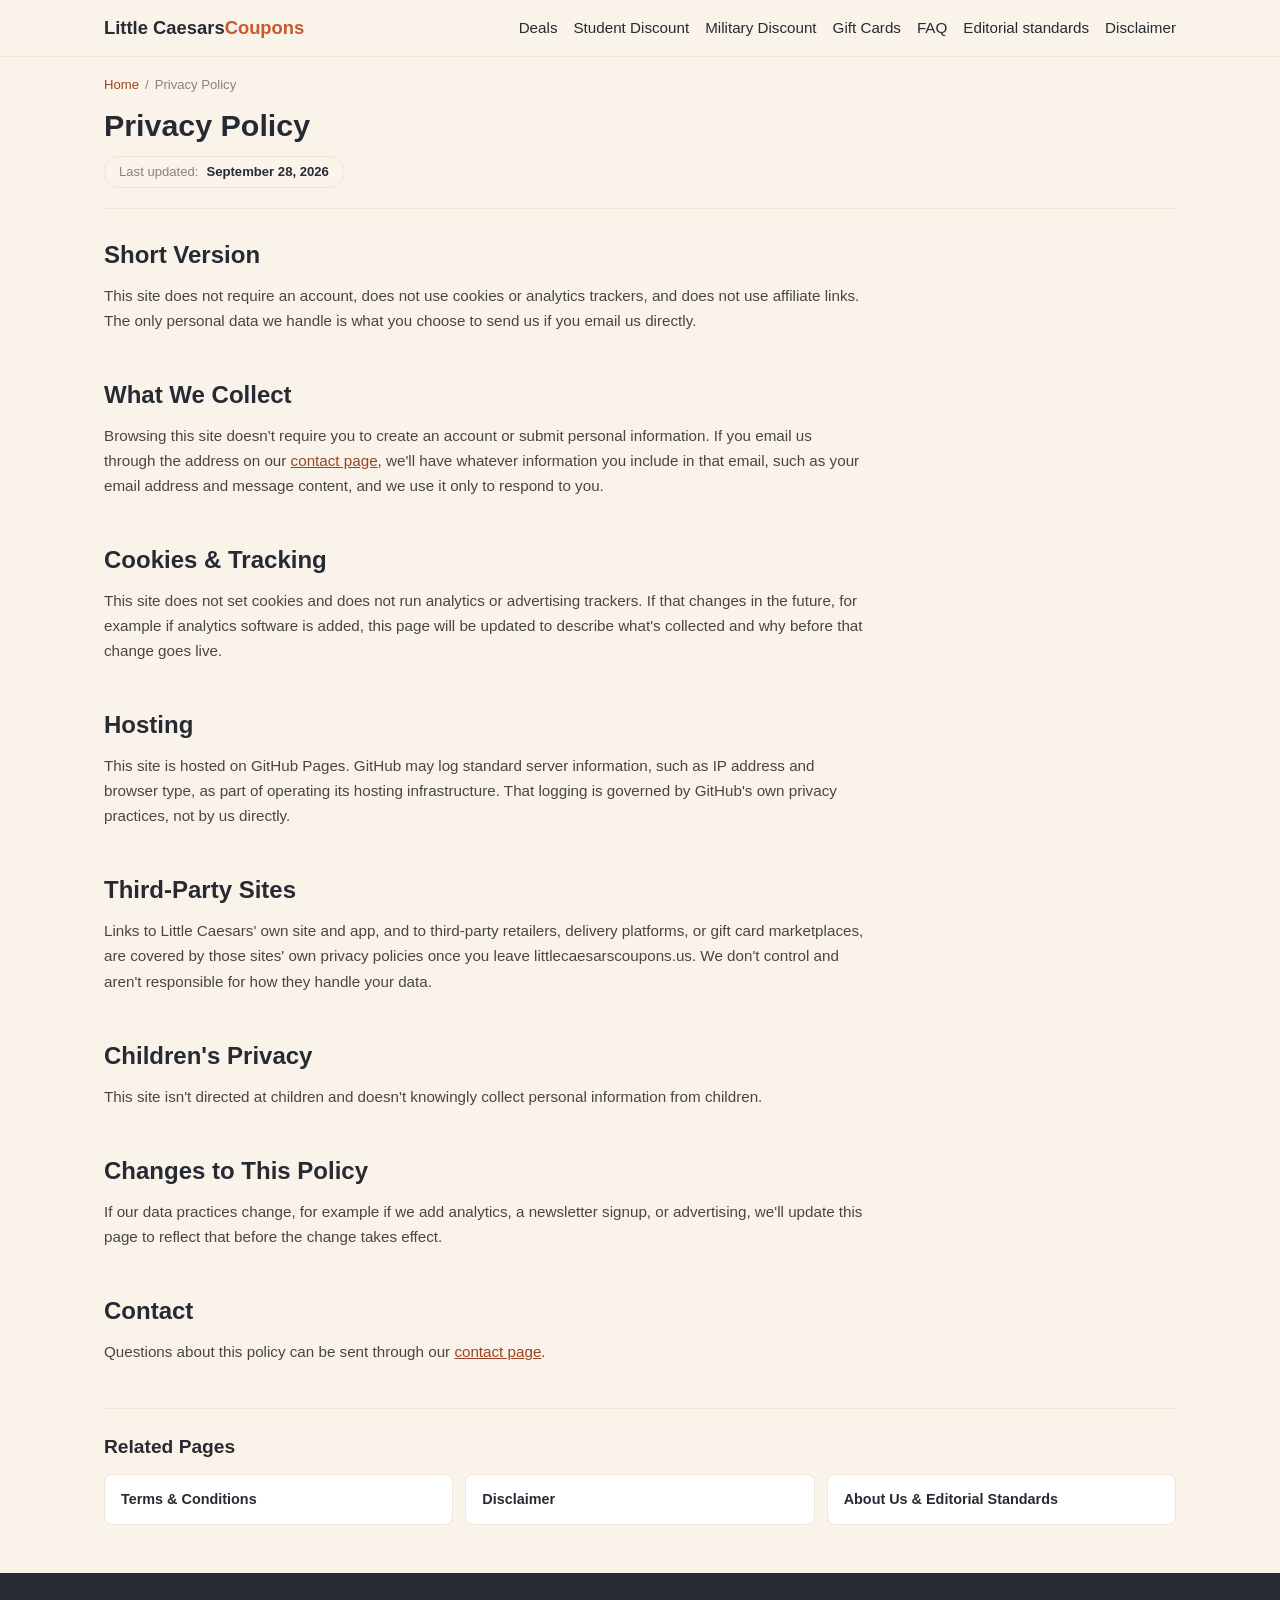
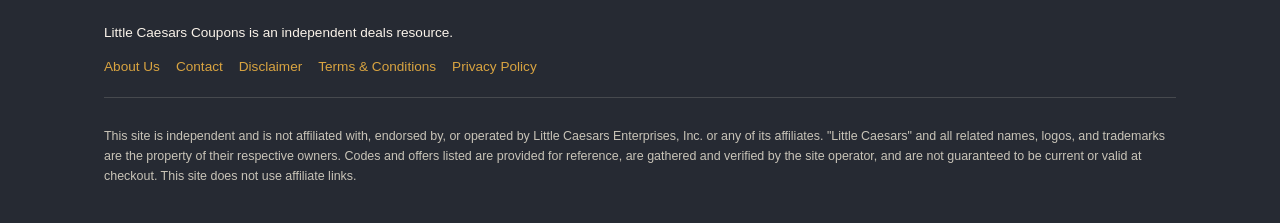
<file: privacy-policy/index.html>
<!DOCTYPE html>
<html lang="en">
<head>
<meta charset="UTF-8">
<meta name="viewport" content="width=device-width, initial-scale=1.0">
<title>Privacy Policy | Little Caesars Coupons</title>
<meta name="description" content="How littlecaesarscoupons.us handles your data. No accounts, no cookies, no analytics trackers, and no affiliate links.">
<link rel="canonical" href="https://littlecaesarscoupons.us/privacy-policy/">
<link rel="icon" href="/favicon.ico" sizes="any">
<link rel="icon" type="image/png" sizes="32x32" href="/favicon/favicon-32x32.png">
<link rel="icon" type="image/png" sizes="16x16" href="/favicon/favicon-16x16.png">
<link rel="apple-touch-icon" sizes="180x180" href="/favicon/apple-touch-icon.png">
<link rel="manifest" href="/site.webmanifest">
<meta property="og:type" content="website">
<meta property="og:site_name" content="Little Caesars Coupons">
<meta property="og:title" content="Privacy Policy | Little Caesars Coupons">
<meta property="og:description" content="How littlecaesarscoupons.us handles your data. No accounts, no cookies, no analytics trackers, and no affiliate links.">
<meta property="og:url" content="https://littlecaesarscoupons.us/privacy-policy/">
<meta property="og:image" content="https://littlecaesarscoupons.us/images/littlecaesarscoupons-og.jpg">
<meta property="og:image:width" content="1200">
<meta property="og:image:height" content="630">
<meta name="twitter:card" content="summary_large_image">
<meta name="twitter:title" content="Privacy Policy | Little Caesars Coupons">
<meta name="twitter:description" content="How littlecaesarscoupons.us handles your data. No accounts, no cookies, no analytics trackers, and no affiliate links.">
<meta name="twitter:image" content="https://littlecaesarscoupons.us/images/littlecaesarscoupons-og.jpg">
<link rel="stylesheet" href="../css/style.css">
<script type="application/ld+json">
{
  "@context": "https://schema.org",
  "@type": "WebPage",
  "name": "Privacy Policy",
  "url": "https://littlecaesarscoupons.us/privacy-policy/"
}
</script>
<script type="application/ld+json">
{
  "@context": "https://schema.org",
  "@type": "BreadcrumbList",
  "itemListElement": [
    { "@type": "ListItem", "position": 1, "name": "Home", "item": "https://littlecaesarscoupons.us/" },
    { "@type": "ListItem", "position": 2, "name": "Privacy Policy", "item": "https://littlecaesarscoupons.us/privacy-policy/" }
  ]
}
</script>
</head>
<body>

<a class="skip-link" href="#main">Skip to content</a>

<header class="site-header">
  <div class="container">
    <a class="site-logo" href="/">Little Caesars<span>Coupons</span></a>
    <nav class="main-nav" aria-label="Primary">
      <ul>
        <li><a href="/#deals">Deals</a></li>
        <li><a href="/student-discount/">Student Discount</a></li>
        <li><a href="/military-discount/">Military Discount</a></li>
        <li><a href="/gift-cards/">Gift Cards</a></li>
        <li><a href="/#faq">FAQ</a></li>
        <li><a href="/about/">Editorial standards</a></li>
        <li><a href="/disclaimer/">Disclaimer</a></li>
      </ul>
    </nav>
  </div>
</header>

<main id="main">
  <div class="container">

    <p class="breadcrumb">
      <a href="/">Home</a><span class="sep">/</span>Privacy Policy
    </p>

    <div class="page-header">
      <h1>Privacy Policy</h1>
      <span class="page-meta">Last updated: <strong>September 28, 2026</strong></span>
    </div>

    <section class="content-section" aria-labelledby="summary-heading">
      <h2 id="summary-heading">Short Version</h2>
      <p>This site does not require an account, does not use cookies or analytics trackers, and does not use affiliate links. The only personal data we handle is what you choose to send us if you email us directly.</p>
    </section>

    <section class="content-section" aria-labelledby="collect-heading">
      <h2 id="collect-heading">What We Collect</h2>
      <p>Browsing this site doesn't require you to create an account or submit personal information. If you email us through the address on our <a href="/contact/">contact page</a>, we'll have whatever information you include in that email, such as your email address and message content, and we use it only to respond to you.</p>
    </section>

    <section class="content-section" aria-labelledby="cookies-heading">
      <h2 id="cookies-heading">Cookies &amp; Tracking</h2>
      <p>This site does not set cookies and does not run analytics or advertising trackers. If that changes in the future, for example if analytics software is added, this page will be updated to describe what's collected and why before that change goes live.</p>
    </section>

    <section class="content-section" aria-labelledby="hosting-heading">
      <h2 id="hosting-heading">Hosting</h2>
      <p>This site is hosted on GitHub Pages. GitHub may log standard server information, such as IP address and browser type, as part of operating its hosting infrastructure. That logging is governed by GitHub's own privacy practices, not by us directly.</p>
    </section>

    <section class="content-section" aria-labelledby="thirdparty-heading">
      <h2 id="thirdparty-heading">Third-Party Sites</h2>
      <p>Links to Little Caesars' own site and app, and to third-party retailers, delivery platforms, or gift card marketplaces, are covered by those sites' own privacy policies once you leave littlecaesarscoupons.us. We don't control and aren't responsible for how they handle your data.</p>
    </section>

    <section class="content-section" aria-labelledby="children-heading">
      <h2 id="children-heading">Children's Privacy</h2>
      <p>This site isn't directed at children and doesn't knowingly collect personal information from children.</p>
    </section>

    <section class="content-section" aria-labelledby="changes-heading">
      <h2 id="changes-heading">Changes to This Policy</h2>
      <p>If our data practices change, for example if we add analytics, a newsletter signup, or advertising, we'll update this page to reflect that before the change takes effect.</p>
    </section>

    <section class="content-section" aria-labelledby="contact-heading">
      <h2 id="contact-heading">Contact</h2>
      <p>Questions about this policy can be sent through our <a href="/contact/">contact page</a>.</p>
    </section>

    <div class="related-guides">
      <h2>Related Pages</h2>
      <ul>
        <li><a href="/terms/">Terms &amp; Conditions</a></li>
        <li><a href="/disclaimer/">Disclaimer</a></li>
        <li><a href="/about/">About Us &amp; Editorial Standards</a></li>
      </ul>
    </div>

  </div>
</main>

<footer class="site-footer">
  <div class="container">
    <p>Little Caesars Coupons is an independent deals resource.</p>
    <ul class="footer-links">
      <li><a href="/about/">About Us</a></li>
      <li><a href="/contact/">Contact</a></li>
      <li><a href="/disclaimer/">Disclaimer</a></li>
      <li><a href="/terms/">Terms &amp; Conditions</a></li>
      <li><a href="/privacy-policy/">Privacy Policy</a></li>
    </ul>
    <div class="footer-disclaimer">
      <p>This site is independent and is not affiliated with, endorsed by, or operated by Little Caesars Enterprises, Inc. or any of its affiliates. "Little Caesars" and all related names, logos, and trademarks are the property of their respective owners. Codes and offers listed are provided for reference, are gathered and verified by the site operator, and are not guaranteed to be current or valid at checkout. This site does not use affiliate links.</p>
    </div>
  </div>
</footer>

<script src="../js/script.js"></script>
</body>
</html>
</file>
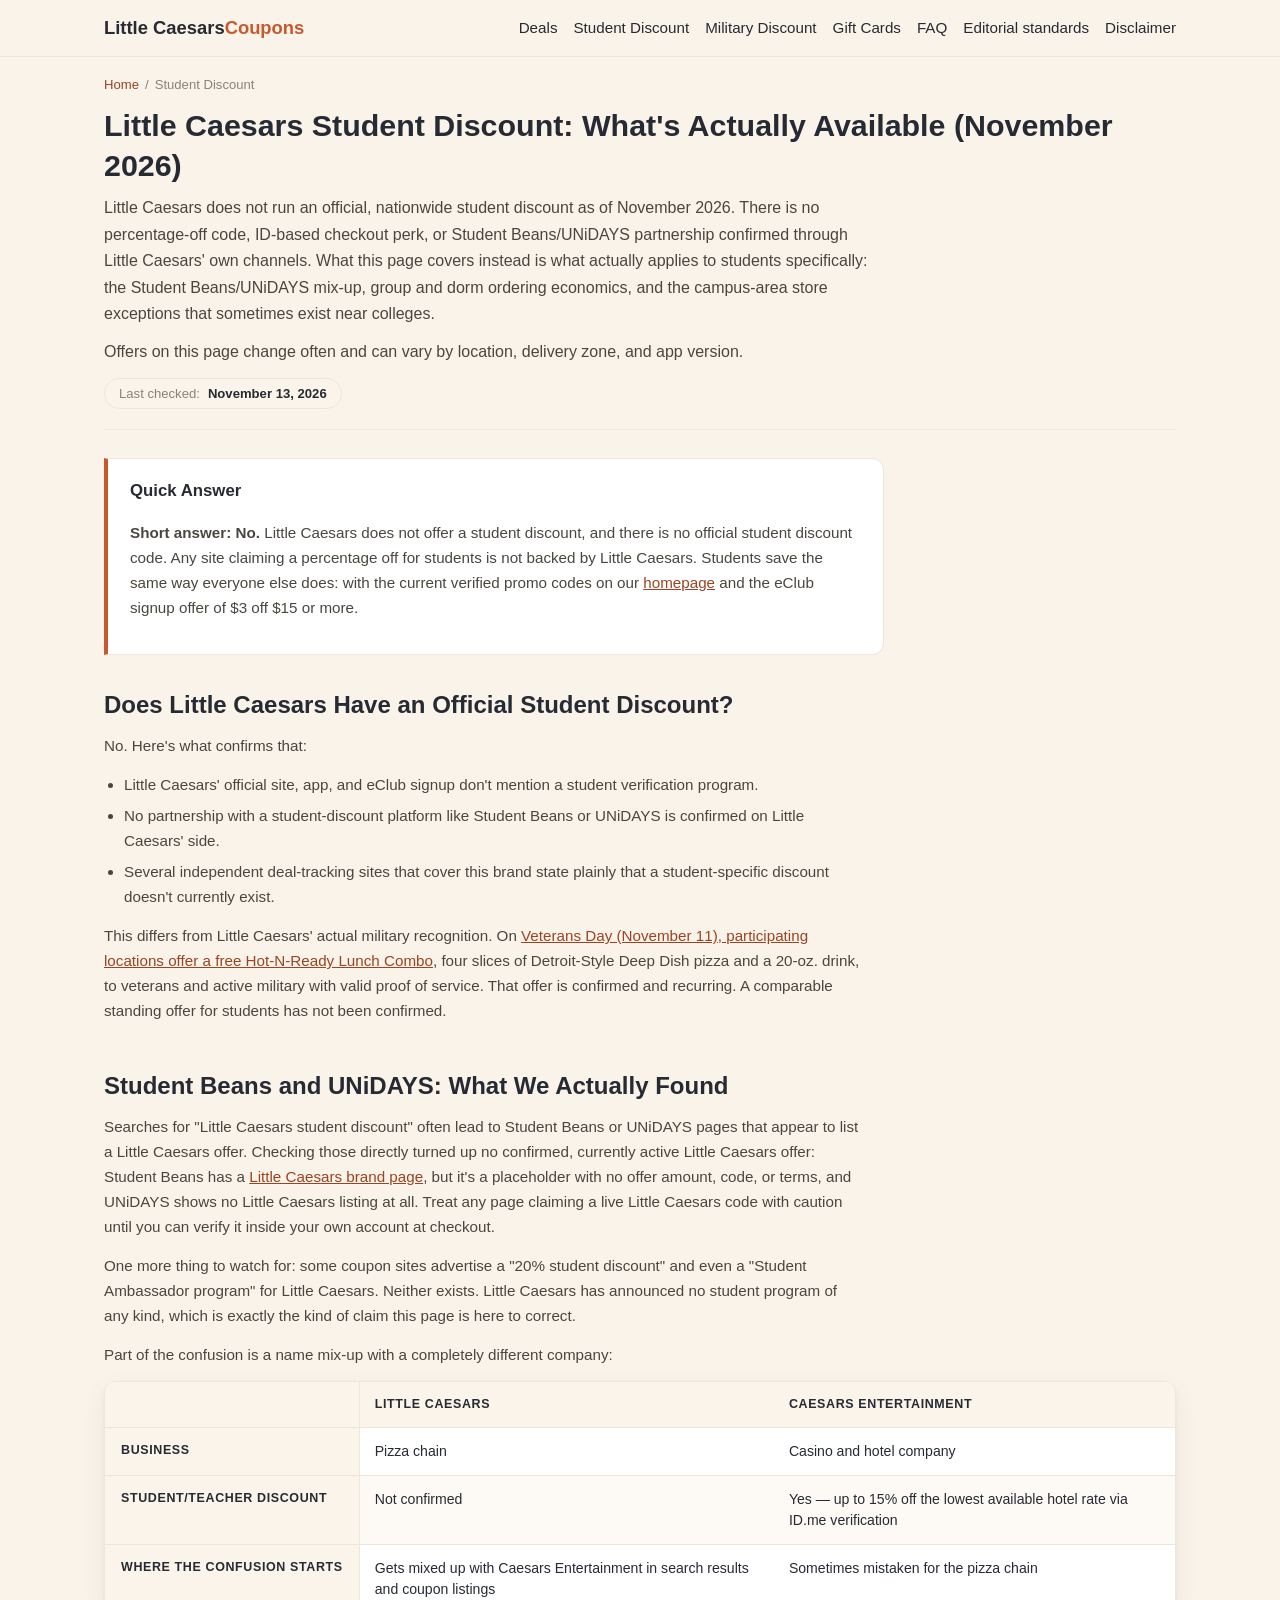
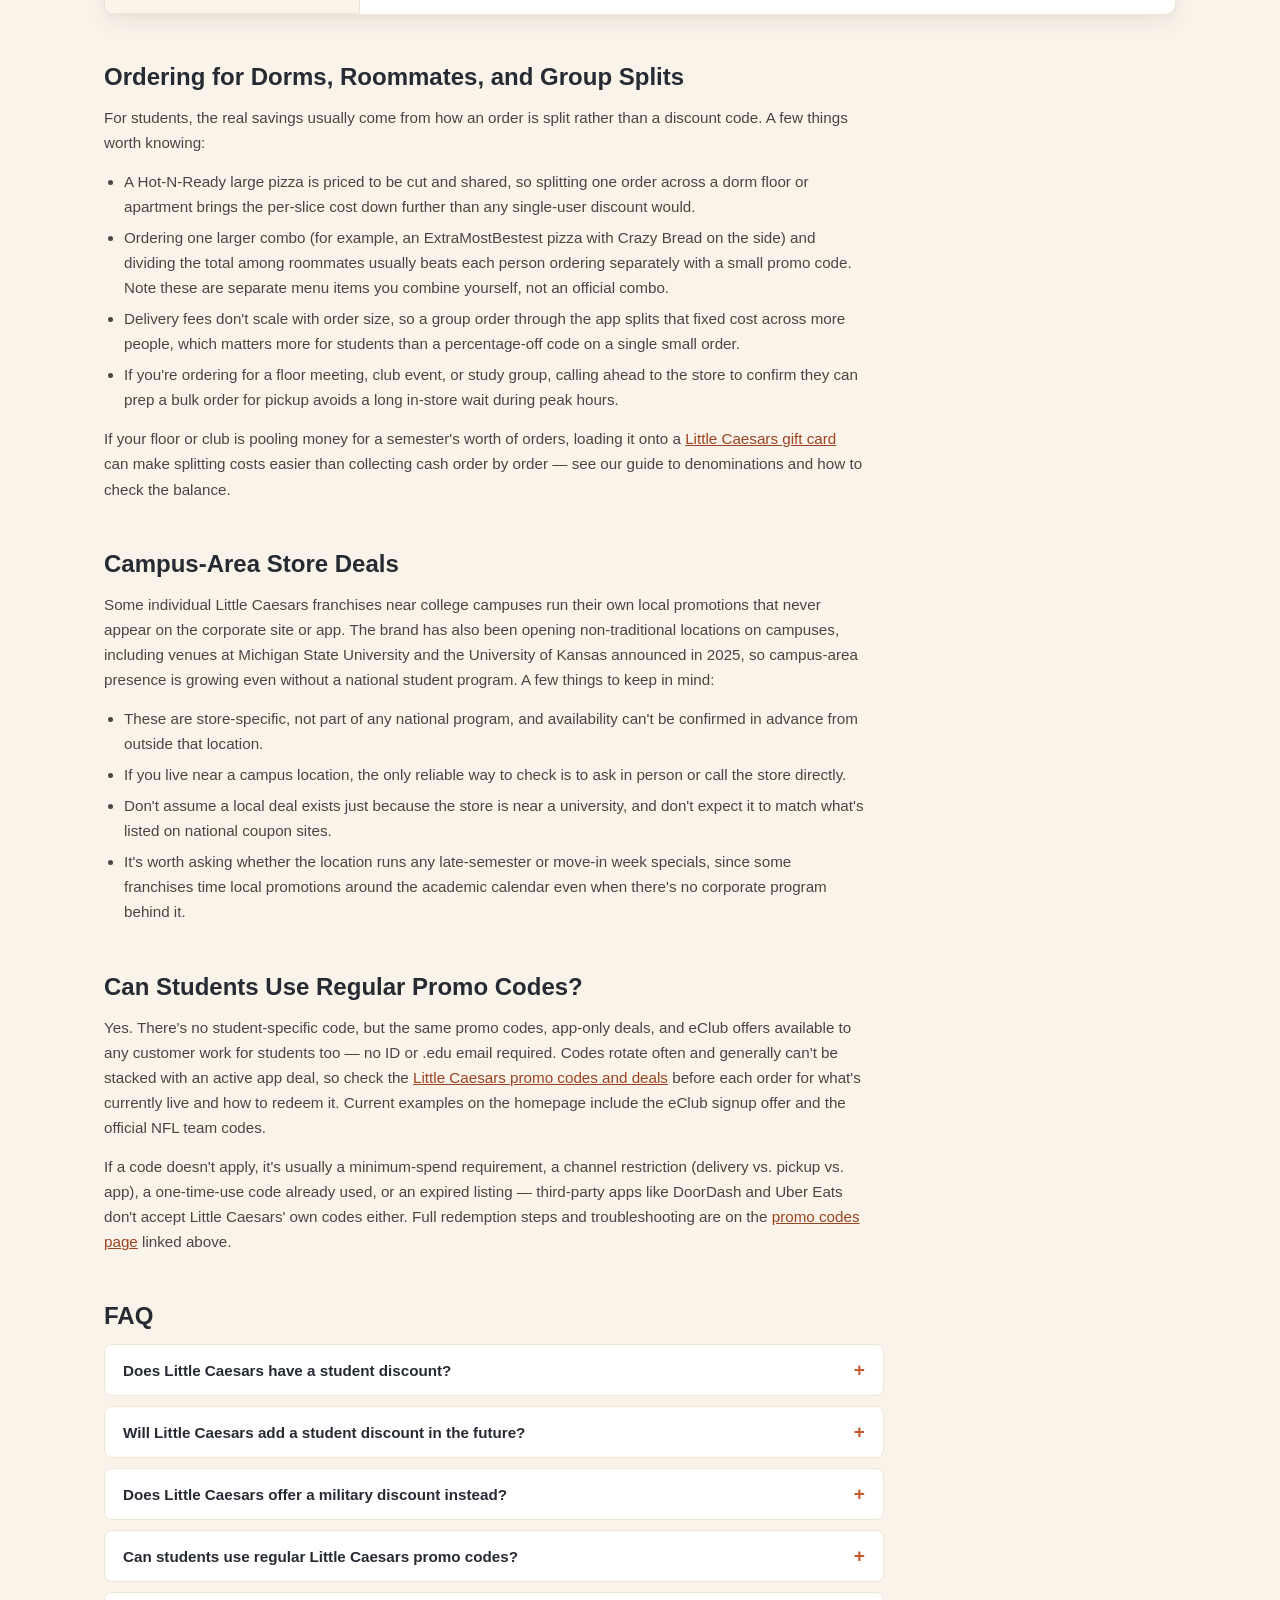
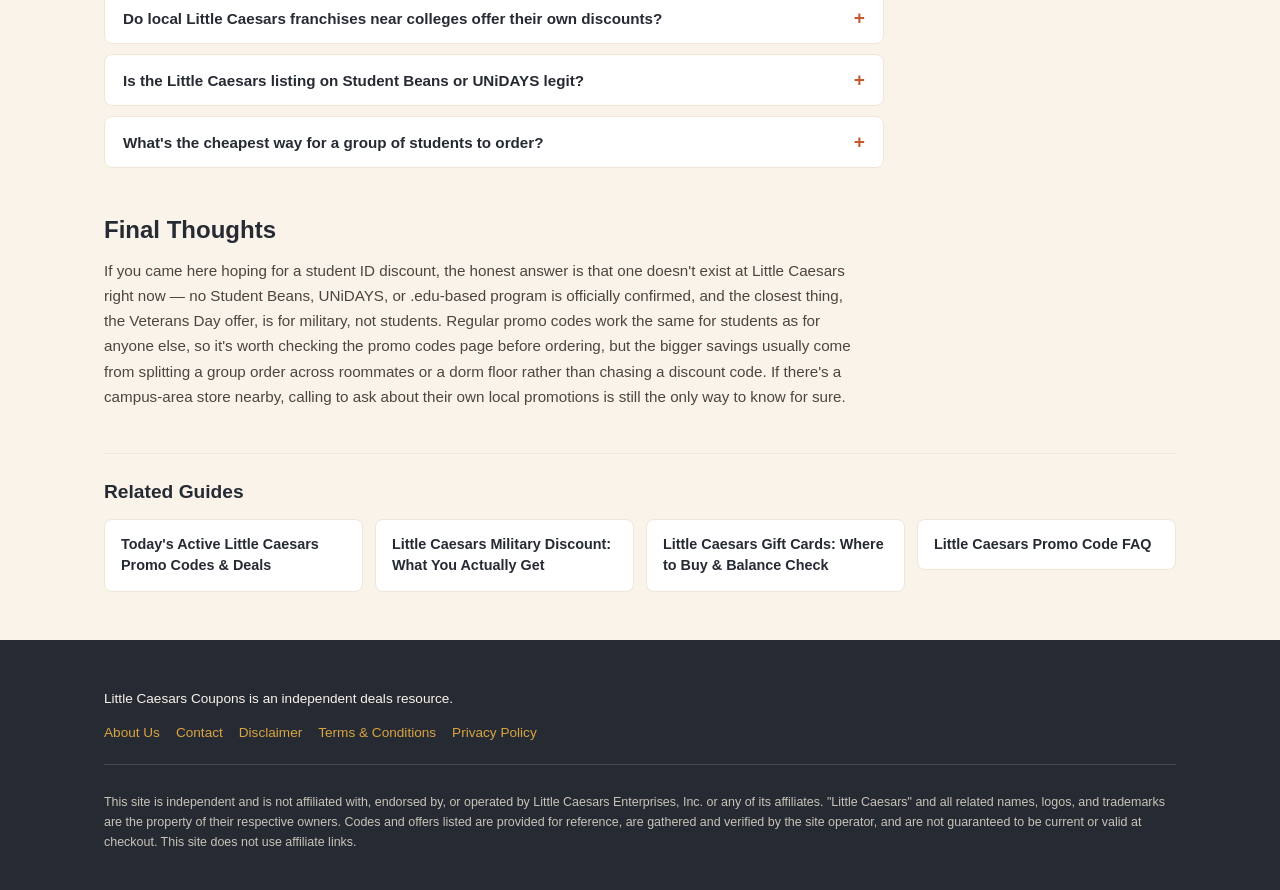
<file: student-discount/index.html>
<!DOCTYPE html>
<html lang="en">
<head>
<meta charset="UTF-8">
<meta name="viewport" content="width=device-width, initial-scale=1.0">
<title>Little Caesars Student Discount Guide (2026)</title>
<meta name="description" content="Little Caesars has no official student discount as of November 2026. See what's confirmed, the Student Beans/UNiDAYS mix-up, and how students can still save.">
<link rel="canonical" href="https://littlecaesarscoupons.us/student-discount/">
<link rel="icon" href="/favicon.ico" sizes="any">
<link rel="icon" type="image/png" sizes="32x32" href="/favicon/favicon-32x32.png">
<link rel="icon" type="image/png" sizes="16x16" href="/favicon/favicon-16x16.png">
<link rel="apple-touch-icon" sizes="180x180" href="/favicon/apple-touch-icon.png">
<link rel="manifest" href="/site.webmanifest">
<meta property="og:type" content="article">
<meta property="og:site_name" content="Little Caesars Coupons">
<meta property="og:title" content="Little Caesars Student Discount Guide (2026)">
<meta property="og:description" content="Little Caesars has no official student discount as of November 2026. See what's confirmed, the Student Beans/UNiDAYS mix-up, and how students can still save.">
<meta property="og:url" content="https://littlecaesarscoupons.us/student-discount/">
<meta property="og:image" content="https://littlecaesarscoupons.us/images/littlecaesarscoupons-og.jpg">
<meta property="og:image:width" content="1200">
<meta property="og:image:height" content="630">
<meta name="twitter:card" content="summary_large_image">
<meta name="twitter:title" content="Little Caesars Student Discount Guide (2026)">
<meta name="twitter:description" content="Little Caesars has no official student discount as of November 2026. See what's confirmed, the Student Beans/UNiDAYS mix-up, and how students can still save.">
<meta name="twitter:image" content="https://littlecaesarscoupons.us/images/littlecaesarscoupons-og.jpg">
<link rel="stylesheet" href="../css/style.css">
<script type="application/ld+json">
{
  "@context": "https://schema.org",
  "@type": "WebPage",
  "name": "Little Caesars Student Discount: What's Actually Available",
  "url": "https://littlecaesarscoupons.us/student-discount/"
}
</script>
<script type="application/ld+json">
{
  "@context": "https://schema.org",
  "@type": "BreadcrumbList",
  "itemListElement": [
    { "@type": "ListItem", "position": 1, "name": "Home", "item": "https://littlecaesarscoupons.us/" },
    { "@type": "ListItem", "position": 2, "name": "Student Discount", "item": "https://littlecaesarscoupons.us/student-discount/" }
  ]
}
</script>
<script type="application/ld+json">
{
  "@context": "https://schema.org",
  "@type": "FAQPage",
  "mainEntity": [
    {
      "@type": "Question",
      "name": "Does Little Caesars have a student discount?",
      "acceptedAnswer": { "@type": "Answer", "text": "No. There's no confirmed national student discount program, ID verification system, or student-platform partnership as of November 2026." }
    },
    {
      "@type": "Question",
      "name": "Will Little Caesars add a student discount in the future?",
      "acceptedAnswer": { "@type": "Answer", "text": "There's no announced plan for one. If that changes, it would likely appear in the app's Today's Deals or on the official promotions page first." }
    },
    {
      "@type": "Question",
      "name": "Does Little Caesars offer a military discount instead?",
      "acceptedAnswer": { "@type": "Answer", "text": "Yes, but only as an annual Veterans Day offer, a free Hot-N-Ready Lunch Combo for veterans and active military with valid proof of service. It's not a year-round discount." }
    },
    {
      "@type": "Question",
      "name": "Can students use regular Little Caesars promo codes?",
      "acceptedAnswer": { "@type": "Answer", "text": "Yes, the same codes anyone can use, with no student verification involved. See the promo codes page for what's currently active and how codes work." }
    },
    {
      "@type": "Question",
      "name": "Do local Little Caesars franchises near colleges offer their own discounts?",
      "acceptedAnswer": { "@type": "Answer", "text": "Some might, but it's store-specific and not something that can be confirmed nationally. Ask the location directly if you're nearby." }
    },
    {
      "@type": "Question",
      "name": "Is the Little Caesars listing on Student Beans or UNiDAYS legit?",
      "acceptedAnswer": { "@type": "Answer", "text": "Neither platform shows a confirmed, currently active Little Caesars offer on its official brand page. Verify any code inside your own account before assuming it's real." }
    },
    {
      "@type": "Question",
      "name": "What's the cheapest way for a group of students to order?",
      "acceptedAnswer": { "@type": "Answer", "text": "Splitting one larger order across roommates or a dorm floor usually costs less per person than everyone ordering separately with individual promo codes." }
    }
  ]
}
</script>
<script type="application/ld+json">
{
  "@context": "https://schema.org",
  "@type": "Article",
  "headline": "Little Caesars Student Discount Guide (2026)",
  "description": "Little Caesars has no official student discount as of November 2026. See what's confirmed, the Student Beans/UNiDAYS mix-up, and how students can still save.",
  "dateModified": "2026-11-13",
  "author": {
    "@type": "Organization",
    "name": "Little Caesars Coupons",
    "url": "https://littlecaesarscoupons.us/"
  },
  "publisher": {
    "@type": "Organization",
    "name": "Little Caesars Coupons",
    "url": "https://littlecaesarscoupons.us/"
  },
  "mainEntityOfPage": "https://littlecaesarscoupons.us/student-discount/"
}
</script>
</head>
<body>

<a class="skip-link" href="#main">Skip to content</a>

<header class="site-header">
  <div class="container">
    <a class="site-logo" href="/">Little Caesars<span>Coupons</span></a>
    <nav class="main-nav" aria-label="Primary">
      <ul>
        <li><a href="/#deals">Deals</a></li>
        <li><a href="/student-discount/">Student Discount</a></li>
        <li><a href="/military-discount/">Military Discount</a></li>
        <li><a href="/gift-cards/">Gift Cards</a></li>
        <li><a href="/#faq">FAQ</a></li>
        <li><a href="/about/">Editorial standards</a></li>
        <li><a href="/disclaimer/">Disclaimer</a></li>
      </ul>
    </nav>
  </div>
</header>

<main id="main">
  <div class="container">

    <p class="breadcrumb">
      <a href="/">Home</a><span class="sep">/</span>Student Discount
    </p>

    <div class="page-header">
      <h1>Little Caesars Student Discount: What's Actually Available (November 2026)</h1>
      <p class="page-lede">Little Caesars does not run an official, nationwide student discount as of November 2026. There is no percentage-off code, ID-based checkout perk, or Student Beans/UNiDAYS partnership confirmed through Little Caesars' own channels. What this page covers instead is what actually applies to students specifically: the Student Beans/UNiDAYS mix-up, group and dorm ordering economics, and the campus-area store exceptions that sometimes exist near colleges.</p>
      <p class="page-lede">Offers on this page change often and can vary by location, delivery zone, and app version.</p>
      <span class="page-meta">Last checked: <strong>November 13, 2026</strong></span>
    </div>

    <div class="quick-answer">
      <h2>Quick Answer</h2>
      <p><strong>Short answer: No.</strong> Little Caesars does not offer a student discount, and there is no official student discount code. Any site claiming a percentage off for students is not backed by Little Caesars. Students save the same way everyone else does: with the current verified promo codes on our <a href="/">homepage</a> and the eClub signup offer of $3 off $15 or more.</p>
    </div>

    <section class="content-section" aria-labelledby="official-heading">
      <h2 id="official-heading">Does Little Caesars Have an Official Student Discount?</h2>
      <p>No. Here's what confirms that:</p>
      <ul class="plain-list">
        <li>Little Caesars' official site, app, and eClub signup don't mention a student verification program.</li>
        <li>No partnership with a student-discount platform like Student Beans or UNiDAYS is confirmed on Little Caesars' side.</li>
        <li>Several independent deal-tracking sites that cover this brand state plainly that a student-specific discount doesn't currently exist.</li>
      </ul>
      <p>This differs from Little Caesars' actual military recognition. On <a href="/military-discount/">Veterans Day (November 11), participating locations offer a free Hot-N-Ready Lunch Combo</a>, four slices of Detroit-Style Deep Dish pizza and a 20-oz. drink, to veterans and active military with valid proof of service. That offer is confirmed and recurring. A comparable standing offer for students has not been confirmed.</p>
    </section>

    <section class="content-section" aria-labelledby="mixup-heading">
      <h2 id="mixup-heading">Student Beans and UNiDAYS: What We Actually Found</h2>
      <p>Searches for "Little Caesars student discount" often lead to Student Beans or UNiDAYS pages that appear to list a Little Caesars offer. Checking those directly turned up no confirmed, currently active Little Caesars offer: Student Beans has a <a href="https://www.studentbeans.com/student-discount/us/little-caesars-pizza">Little Caesars brand page</a>, but it's a placeholder with no offer amount, code, or terms, and UNiDAYS shows no Little Caesars listing at all. Treat any page claiming a live Little Caesars code with caution until you can verify it inside your own account at checkout.</p>
      <p>One more thing to watch for: some coupon sites advertise a "20% student discount" and even a "Student Ambassador program" for Little Caesars. Neither exists. Little Caesars has announced no student program of any kind, which is exactly the kind of claim this page is here to correct.</p>
      <p>Part of the confusion is a name mix-up with a completely different company:</p>
      <div class="table-wrap">
        <table class="data-table">
          <thead>
            <tr><th scope="col"></th><th scope="col">Little Caesars</th><th scope="col">Caesars Entertainment</th></tr>
          </thead>
          <tbody>
            <tr><th scope="row">Business</th><td>Pizza chain</td><td>Casino and hotel company</td></tr>
            <tr><th scope="row">Student/teacher discount</th><td>Not confirmed</td><td>Yes — up to 15% off the lowest available hotel rate via ID.me verification</td></tr>
            <tr><th scope="row">Where the confusion starts</th><td>Gets mixed up with Caesars Entertainment in search results and coupon listings</td><td>Sometimes mistaken for the pizza chain</td></tr>
          </tbody>
        </table>
      </div>
    </section>

    <section class="content-section" aria-labelledby="group-heading">
      <h2 id="group-heading">Ordering for Dorms, Roommates, and Group Splits</h2>
      <p>For students, the real savings usually come from how an order is split rather than a discount code. A few things worth knowing:</p>
      <ul class="plain-list">
        <li>A Hot-N-Ready large pizza is priced to be cut and shared, so splitting one order across a dorm floor or apartment brings the per-slice cost down further than any single-user discount would.</li>
        <li>Ordering one larger combo (for example, an ExtraMostBestest pizza with Crazy Bread on the side) and dividing the total among roommates usually beats each person ordering separately with a small promo code. Note these are separate menu items you combine yourself, not an official combo.</li>
        <li>Delivery fees don't scale with order size, so a group order through the app splits that fixed cost across more people, which matters more for students than a percentage-off code on a single small order.</li>
        <li>If you're ordering for a floor meeting, club event, or study group, calling ahead to the store to confirm they can prep a bulk order for pickup avoids a long in-store wait during peak hours.</li>
      </ul>
      <p>If your floor or club is pooling money for a semester's worth of orders, loading it onto a <a href="/gift-cards/">Little Caesars gift card</a> can make splitting costs easier than collecting cash order by order — see our guide to denominations and how to check the balance.</p>
    </section>

    <section class="content-section" aria-labelledby="campus-heading">
      <h2 id="campus-heading">Campus-Area Store Deals</h2>
      <p>Some individual Little Caesars franchises near college campuses run their own local promotions that never appear on the corporate site or app. The brand has also been opening non-traditional locations on campuses, including venues at Michigan State University and the University of Kansas announced in 2025, so campus-area presence is growing even without a national student program. A few things to keep in mind:</p>
      <ul class="plain-list">
        <li>These are store-specific, not part of any national program, and availability can't be confirmed in advance from outside that location.</li>
        <li>If you live near a campus location, the only reliable way to check is to ask in person or call the store directly.</li>
        <li>Don't assume a local deal exists just because the store is near a university, and don't expect it to match what's listed on national coupon sites.</li>
        <li>It's worth asking whether the location runs any late-semester or move-in week specials, since some franchises time local promotions around the academic calendar even when there's no corporate program behind it.</li>
      </ul>
    </section>

    <section class="content-section" aria-labelledby="regular-codes-heading">
      <h2 id="regular-codes-heading">Can Students Use Regular Promo Codes?</h2>
      <p>Yes. There's no student-specific code, but the same promo codes, app-only deals, and eClub offers available to any customer work for students too — no ID or .edu email required. Codes rotate often and generally can't be stacked with an active app deal, so check the <a href="/#deals">Little Caesars promo codes and deals</a> before each order for what's currently live and how to redeem it. Current examples on the homepage include the eClub signup offer and the official NFL team codes.</p>
      <p>If a code doesn't apply, it's usually a minimum-spend requirement, a channel restriction (delivery vs. pickup vs. app), a one-time-use code already used, or an expired listing — third-party apps like DoorDash and Uber Eats don't accept Little Caesars' own codes either. Full redemption steps and troubleshooting are on the <a href="/#how-to-heading">promo codes page</a> linked above.</p>
    </section>

    <section class="content-section" id="faq" aria-labelledby="faq-heading">
      <h2 id="faq-heading">FAQ</h2>
      <ul class="faq-list">

        <li class="faq-item">
          <button type="button" class="faq-question" aria-expanded="false" aria-controls="sd-faq-a1">Does Little Caesars have a student discount?</button>
          <div class="faq-answer" id="sd-faq-a1" hidden>No. There's no confirmed national student discount program, ID verification system, or student-platform partnership as of November 2026.</div>
        </li>

        <li class="faq-item">
          <button type="button" class="faq-question" aria-expanded="false" aria-controls="sd-faq-a2">Will Little Caesars add a student discount in the future?</button>
          <div class="faq-answer" id="sd-faq-a2" hidden>There's no announced plan for one. If that changes, it would likely appear in the app's Today's Deals or on the official promotions page first.</div>
        </li>

        <li class="faq-item">
          <button type="button" class="faq-question" aria-expanded="false" aria-controls="sd-faq-a3">Does Little Caesars offer a military discount instead?</button>
          <div class="faq-answer" id="sd-faq-a3" hidden>Yes, but only as an annual Veterans Day offer, a free Hot-N-Ready Lunch Combo for veterans and active military with valid proof of service. It's not a year-round discount.</div>
        </li>

        <li class="faq-item">
          <button type="button" class="faq-question" aria-expanded="false" aria-controls="sd-faq-a4">Can students use regular Little Caesars promo codes?</button>
          <div class="faq-answer" id="sd-faq-a4" hidden>Yes, the same codes anyone can use, with no student verification involved. See the promo codes page for what's currently active and how codes work.</div>
        </li>

        <li class="faq-item">
          <button type="button" class="faq-question" aria-expanded="false" aria-controls="sd-faq-a5">Do local Little Caesars franchises near colleges offer their own discounts?</button>
          <div class="faq-answer" id="sd-faq-a5" hidden>Some might, but it's store-specific and not something that can be confirmed nationally. Ask the location directly if you're nearby.</div>
        </li>

        <li class="faq-item">
          <button type="button" class="faq-question" aria-expanded="false" aria-controls="sd-faq-a6">Is the Little Caesars listing on Student Beans or UNiDAYS legit?</button>
          <div class="faq-answer" id="sd-faq-a6" hidden>Neither platform shows a confirmed, currently active Little Caesars offer on its official brand page. Verify any code inside your own account before assuming it's real.</div>
        </li>

        <li class="faq-item">
          <button type="button" class="faq-question" aria-expanded="false" aria-controls="sd-faq-a7">What's the cheapest way for a group of students to order?</button>
          <div class="faq-answer" id="sd-faq-a7" hidden>Splitting one larger order across roommates or a dorm floor usually costs less per person than everyone ordering separately with individual promo codes.</div>
        </li>

      </ul>
    </section>

    <section class="content-section" aria-labelledby="final-heading">
      <h2 id="final-heading">Final Thoughts</h2>
      <p>If you came here hoping for a student ID discount, the honest answer is that one doesn't exist at Little Caesars right now — no Student Beans, UNiDAYS, or .edu-based program is officially confirmed, and the closest thing, the Veterans Day offer, is for military, not students. Regular promo codes work the same for students as for anyone else, so it's worth checking the promo codes page before ordering, but the bigger savings usually come from splitting a group order across roommates or a dorm floor rather than chasing a discount code. If there's a campus-area store nearby, calling to ask about their own local promotions is still the only way to know for sure.</p>
    </section>

    <div class="related-guides">
      <h2>Related Guides</h2>
      <ul>
        <li><a href="/#deals">Today's Active Little Caesars Promo Codes &amp; Deals</a></li>
        <li><a href="/military-discount/">Little Caesars Military Discount: What You Actually Get</a></li>
        <li><a href="/gift-cards/">Little Caesars Gift Cards: Where to Buy &amp; Balance Check</a></li>
        <li><a href="/#faq">Little Caesars Promo Code FAQ</a></li>
      </ul>
    </div>

  </div>
</main>

<footer class="site-footer">
  <div class="container">
    <p>Little Caesars Coupons is an independent deals resource.</p>
    <ul class="footer-links">
      <li><a href="/about/">About Us</a></li>
      <li><a href="/contact/">Contact</a></li>
      <li><a href="/disclaimer/">Disclaimer</a></li>
      <li><a href="/terms/">Terms &amp; Conditions</a></li>
      <li><a href="/privacy-policy/">Privacy Policy</a></li>
    </ul>
    <div class="footer-disclaimer">
      <p>This site is independent and is not affiliated with, endorsed by, or operated by Little Caesars Enterprises, Inc. or any of its affiliates. "Little Caesars" and all related names, logos, and trademarks are the property of their respective owners. Codes and offers listed are provided for reference, are gathered and verified by the site operator, and are not guaranteed to be current or valid at checkout. This site does not use affiliate links.</p>
    </div>
  </div>
</footer>

<script src="../js/script.js"></script>
</body>
</html>
</file>
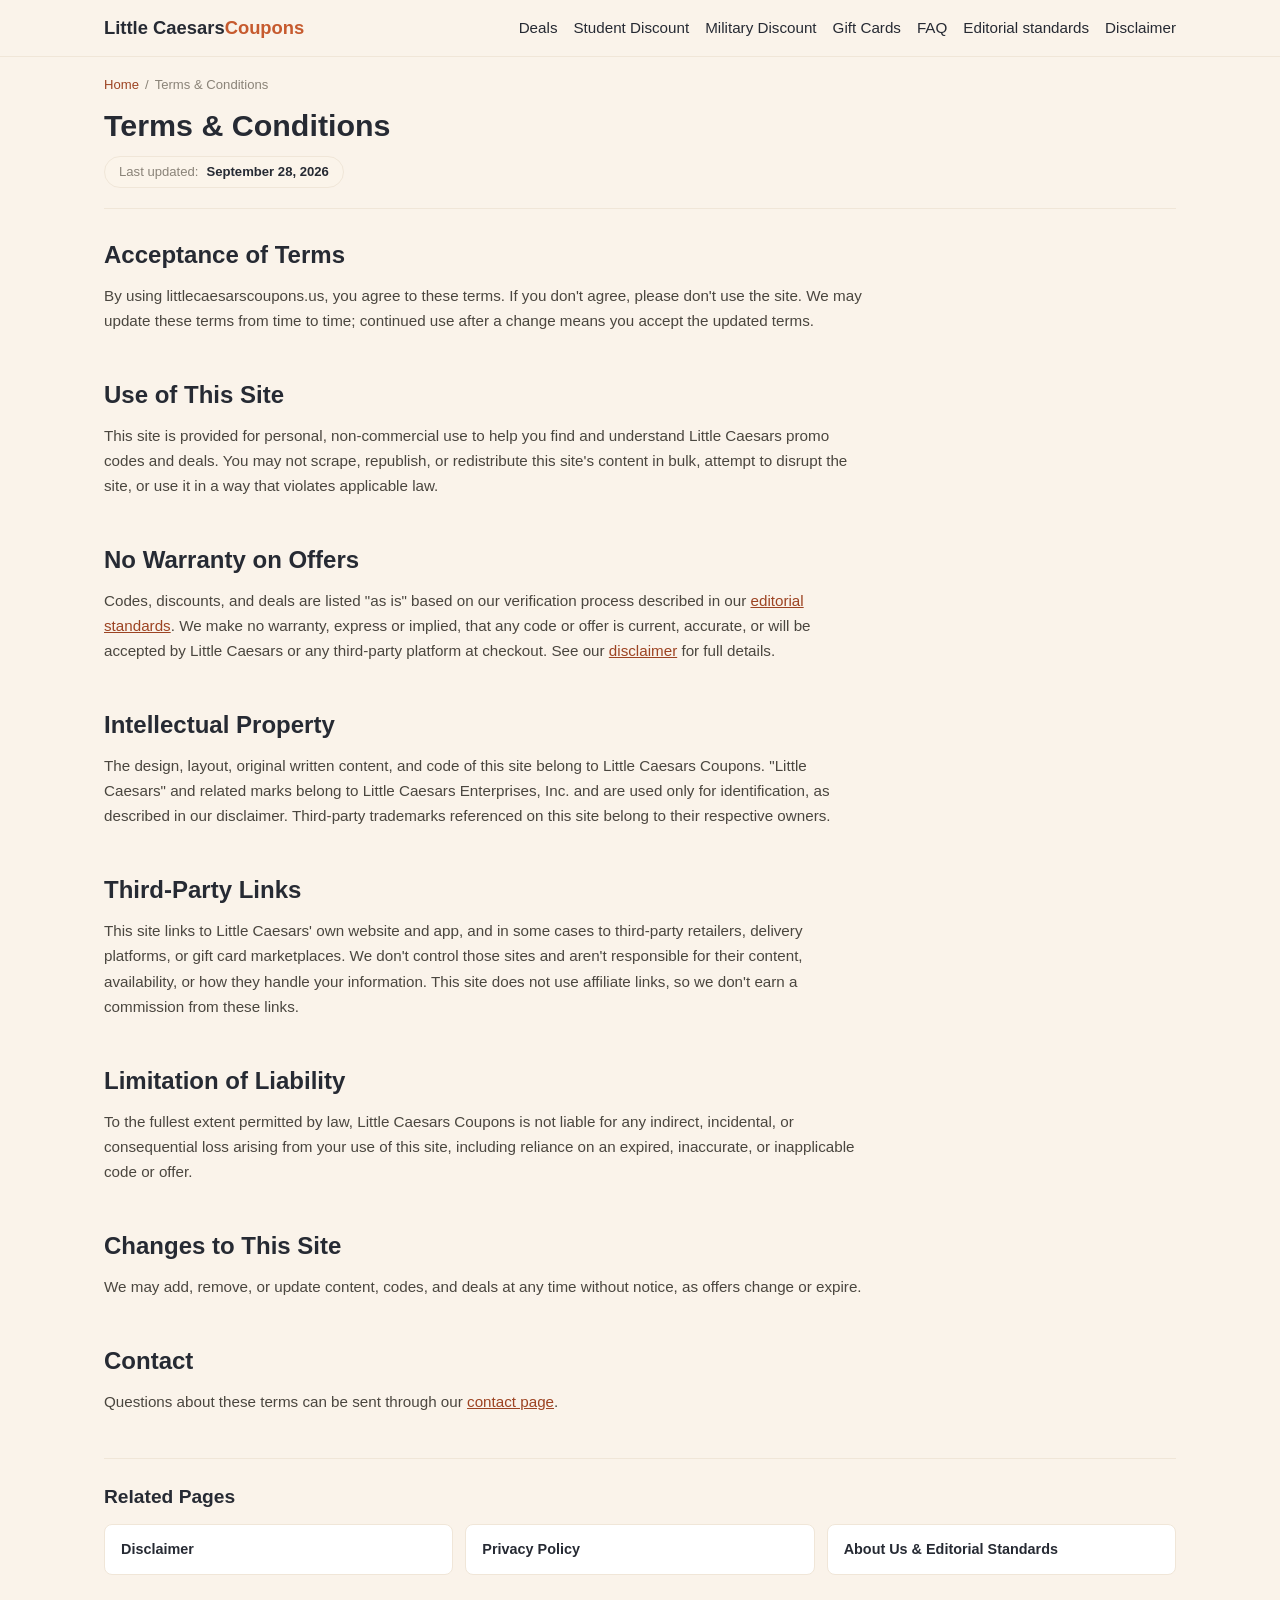
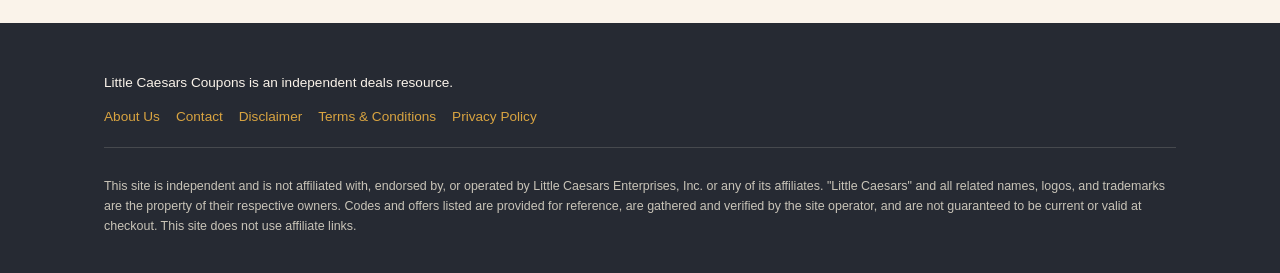
<file: terms/index.html>
<!DOCTYPE html>
<html lang="en">
<head>
<meta charset="UTF-8">
<meta name="viewport" content="width=device-width, initial-scale=1.0">
<title>Terms &amp; Conditions | Little Caesars Coupons</title>
<meta name="description" content="Terms of use for littlecaesarscoupons.us, an independent Little Caesars promo code and deals resource.">
<link rel="canonical" href="https://littlecaesarscoupons.us/terms/">
<link rel="icon" href="/favicon.ico" sizes="any">
<link rel="icon" type="image/png" sizes="32x32" href="/favicon/favicon-32x32.png">
<link rel="icon" type="image/png" sizes="16x16" href="/favicon/favicon-16x16.png">
<link rel="apple-touch-icon" sizes="180x180" href="/favicon/apple-touch-icon.png">
<link rel="manifest" href="/site.webmanifest">
<meta property="og:type" content="website">
<meta property="og:site_name" content="Little Caesars Coupons">
<meta property="og:title" content="Terms &amp; Conditions | Little Caesars Coupons">
<meta property="og:description" content="Terms of use for littlecaesarscoupons.us, an independent Little Caesars promo code and deals resource.">
<meta property="og:url" content="https://littlecaesarscoupons.us/terms/">
<meta property="og:image" content="https://littlecaesarscoupons.us/images/littlecaesarscoupons-og.jpg">
<meta property="og:image:width" content="1200">
<meta property="og:image:height" content="630">
<meta name="twitter:card" content="summary_large_image">
<meta name="twitter:title" content="Terms &amp; Conditions | Little Caesars Coupons">
<meta name="twitter:description" content="Terms of use for littlecaesarscoupons.us, an independent Little Caesars promo code and deals resource.">
<meta name="twitter:image" content="https://littlecaesarscoupons.us/images/littlecaesarscoupons-og.jpg">
<link rel="stylesheet" href="../css/style.css">
<script type="application/ld+json">
{
  "@context": "https://schema.org",
  "@type": "WebPage",
  "name": "Terms & Conditions",
  "url": "https://littlecaesarscoupons.us/terms/"
}
</script>
<script type="application/ld+json">
{
  "@context": "https://schema.org",
  "@type": "BreadcrumbList",
  "itemListElement": [
    { "@type": "ListItem", "position": 1, "name": "Home", "item": "https://littlecaesarscoupons.us/" },
    { "@type": "ListItem", "position": 2, "name": "Terms & Conditions", "item": "https://littlecaesarscoupons.us/terms/" }
  ]
}
</script>
</head>
<body>

<a class="skip-link" href="#main">Skip to content</a>

<header class="site-header">
  <div class="container">
    <a class="site-logo" href="/">Little Caesars<span>Coupons</span></a>
    <nav class="main-nav" aria-label="Primary">
      <ul>
        <li><a href="/#deals">Deals</a></li>
        <li><a href="/student-discount/">Student Discount</a></li>
        <li><a href="/military-discount/">Military Discount</a></li>
        <li><a href="/gift-cards/">Gift Cards</a></li>
        <li><a href="/#faq">FAQ</a></li>
        <li><a href="/about/">Editorial standards</a></li>
        <li><a href="/disclaimer/">Disclaimer</a></li>
      </ul>
    </nav>
  </div>
</header>

<main id="main">
  <div class="container">

    <p class="breadcrumb">
      <a href="/">Home</a><span class="sep">/</span>Terms &amp; Conditions
    </p>

    <div class="page-header">
      <h1>Terms &amp; Conditions</h1>
      <span class="page-meta">Last updated: <strong>September 28, 2026</strong></span>
    </div>

    <section class="content-section" aria-labelledby="acceptance-heading">
      <h2 id="acceptance-heading">Acceptance of Terms</h2>
      <p>By using littlecaesarscoupons.us, you agree to these terms. If you don't agree, please don't use the site. We may update these terms from time to time; continued use after a change means you accept the updated terms.</p>
    </section>

    <section class="content-section" aria-labelledby="use-heading">
      <h2 id="use-heading">Use of This Site</h2>
      <p>This site is provided for personal, non-commercial use to help you find and understand Little Caesars promo codes and deals. You may not scrape, republish, or redistribute this site's content in bulk, attempt to disrupt the site, or use it in a way that violates applicable law.</p>
    </section>

    <section class="content-section" aria-labelledby="accuracy-heading">
      <h2 id="accuracy-heading">No Warranty on Offers</h2>
      <p>Codes, discounts, and deals are listed "as is" based on our verification process described in our <a href="/about/">editorial standards</a>. We make no warranty, express or implied, that any code or offer is current, accurate, or will be accepted by Little Caesars or any third-party platform at checkout. See our <a href="/disclaimer/">disclaimer</a> for full details.</p>
    </section>

    <section class="content-section" aria-labelledby="ip-heading">
      <h2 id="ip-heading">Intellectual Property</h2>
      <p>The design, layout, original written content, and code of this site belong to Little Caesars Coupons. "Little Caesars" and related marks belong to Little Caesars Enterprises, Inc. and are used only for identification, as described in our disclaimer. Third-party trademarks referenced on this site belong to their respective owners.</p>
    </section>

    <section class="content-section" aria-labelledby="third-party-heading">
      <h2 id="third-party-heading">Third-Party Links</h2>
      <p>This site links to Little Caesars' own website and app, and in some cases to third-party retailers, delivery platforms, or gift card marketplaces. We don't control those sites and aren't responsible for their content, availability, or how they handle your information. This site does not use affiliate links, so we don't earn a commission from these links.</p>
    </section>

    <section class="content-section" aria-labelledby="liability-heading">
      <h2 id="liability-heading">Limitation of Liability</h2>
      <p>To the fullest extent permitted by law, Little Caesars Coupons is not liable for any indirect, incidental, or consequential loss arising from your use of this site, including reliance on an expired, inaccurate, or inapplicable code or offer.</p>
    </section>

    <section class="content-section" aria-labelledby="changes-heading">
      <h2 id="changes-heading">Changes to This Site</h2>
      <p>We may add, remove, or update content, codes, and deals at any time without notice, as offers change or expire.</p>
    </section>

    <section class="content-section" aria-labelledby="contact-heading">
      <h2 id="contact-heading">Contact</h2>
      <p>Questions about these terms can be sent through our <a href="/contact/">contact page</a>.</p>
    </section>

    <div class="related-guides">
      <h2>Related Pages</h2>
      <ul>
        <li><a href="/disclaimer/">Disclaimer</a></li>
        <li><a href="/privacy-policy/">Privacy Policy</a></li>
        <li><a href="/about/">About Us &amp; Editorial Standards</a></li>
      </ul>
    </div>

  </div>
</main>

<footer class="site-footer">
  <div class="container">
    <p>Little Caesars Coupons is an independent deals resource.</p>
    <ul class="footer-links">
      <li><a href="/about/">About Us</a></li>
      <li><a href="/contact/">Contact</a></li>
      <li><a href="/disclaimer/">Disclaimer</a></li>
      <li><a href="/terms/">Terms &amp; Conditions</a></li>
      <li><a href="/privacy-policy/">Privacy Policy</a></li>
    </ul>
    <div class="footer-disclaimer">
      <p>This site is independent and is not affiliated with, endorsed by, or operated by Little Caesars Enterprises, Inc. or any of its affiliates. "Little Caesars" and all related names, logos, and trademarks are the property of their respective owners. Codes and offers listed are provided for reference, are gathered and verified by the site operator, and are not guaranteed to be current or valid at checkout. This site does not use affiliate links.</p>
    </div>
  </div>
</footer>

<script src="../js/script.js"></script>
</body>
</html>
</file>
<file: css/style.css>
/* ==========================================================================
   Little Caesars Coupons — style.css
   Palette A — terracotta / charcoal / cream / mustard-gold
   ========================================================================== */

:root {
  --color-primary: #C65A2E;
  --color-primary-dark: #9C4322;
  --color-charcoal: #262A33;
  --color-gold: #D9A441;
  --color-cream: #FAF3EA;
  --color-card-border: #F0E6D8;
  --color-success: #3F7A4E;
  --color-success-bg: #E3EFE6;
  --color-muted: #8A8378;
  --color-muted-bg: #F1EEE7;
  --color-expired: #A64A3E;

  --font-base: -apple-system, BlinkMacSystemFont, "Segoe UI", Roboto, Helvetica, Arial, sans-serif;
  --radius-card: 12px;
  --radius-control: 8px;
  --max-width: 1120px;
}

* { box-sizing: border-box; }

html { scroll-behavior: smooth; }

body {
  margin: 0;
  font-family: var(--font-base);
  background: var(--color-cream);
  color: var(--color-charcoal);
  line-height: 1.5;
}

img { max-width: 100%; display: block; }

a { color: var(--color-primary-dark); }
a:hover, a:focus { color: var(--color-primary); }

.container {
  max-width: var(--max-width);
  margin: 0 auto;
  padding: 0 24px;
}

/* Skip link — accessibility */
.skip-link {
  position: absolute;
  left: -999px;
  top: 0;
  background: var(--color-charcoal);
  color: var(--color-cream);
  padding: 10px 16px;
  z-index: 100;
}
.skip-link:focus { left: 16px; top: 16px; }

/* ---------------- Header ---------------- */
.site-header {
  background: var(--color-cream);
  border-bottom: 1px solid var(--color-card-border);
  position: sticky;
  top: 0;
  z-index: 50;
}
.site-header .container {
  display: flex;
  align-items: center;
  justify-content: space-between;
  padding-top: 14px;
  padding-bottom: 14px;
}
.site-logo {
  font-weight: 700;
  font-size: 1.15rem;
  color: var(--color-charcoal);
  text-decoration: none;
}
.site-logo span { color: var(--color-primary); }

.main-nav ul {
  list-style: none;
  display: flex;
  flex-wrap: wrap;
  justify-content: flex-end;
  row-gap: 6px;
  column-gap: 16px;
  margin: 0;
  padding: 0;
}
.main-nav a { font-size: 0.9rem; }
.main-nav a {
  text-decoration: none;
  color: var(--color-charcoal);
  font-size: 0.95rem;
  font-weight: 500;
}
.main-nav a:hover, .main-nav a:focus { color: var(--color-primary); }

/* ---------------- Hero ---------------- */
.hero {
  background: linear-gradient(135deg, var(--color-primary) 0%, var(--color-primary-dark) 100%);
  border-radius: var(--radius-card);
  margin: 28px auto;
  max-width: var(--max-width);
  padding: 48px 32px;
}
.hero .container {
  display: grid;
  grid-template-columns: 1fr 512px;
  gap: 40px;
  align-items: center;
  max-width: none;
  padding: 0;
}
.hero-eyebrow {
  color: #F0E6D8;
  font-size: 0.85rem;
  letter-spacing: 0.02em;
  margin: 0 0 10px;
  text-transform: uppercase;
}
.hero h1 {
  color: var(--color-cream);
  font-size: 2rem;
  font-weight: 700;
  margin: 0 0 12px;
  line-height: 1.25;
}
.hero p {
  color: #F0E6D8;
  font-size: 1rem;
  margin: 0 0 22px;
  max-width: 480px;
}
.btn-primary {
  display: inline-block;
  background: var(--color-gold);
  color: var(--color-charcoal);
  border: none;
  padding: 12px 24px;
  border-radius: var(--radius-control);
  font-size: 0.95rem;
  font-weight: 700;
  text-decoration: none;
  cursor: pointer;
}
.btn-primary:hover, .btn-primary:focus { background: #C9963A; color: var(--color-charcoal); }

.hero-media {
  width: 512px;
  height: 512px;
  max-width: 100%;
  aspect-ratio: 1 / 1;
  border-radius: var(--radius-card);
  overflow: hidden;
}
.hero-media.is-placeholder {
  border: 2px dashed rgba(250, 243, 234, 0.5);
  background: rgba(250, 243, 234, 0.08);
  display: flex;
  align-items: center;
  justify-content: center;
  text-align: center;
  color: #F0E6D8;
  font-size: 0.85rem;
  padding: 20px;
}
.hero-media img { border-radius: var(--radius-card); width: 100%; height: 100%; object-fit: cover; display: block; }

/* ---------------- Trust bar ---------------- */
.trust-bar {
  background: var(--color-charcoal);
  color: var(--color-cream);
  border-radius: var(--radius-control);
  padding: 12px 20px;
  display: flex;
  flex-wrap: wrap;
  gap: 8px 20px;
  justify-content: space-between;
  align-items: center;
  font-size: 0.85rem;
  margin: 0 auto 28px;
  max-width: var(--max-width);
}
.trust-bar .updated { color: var(--color-gold); font-weight: 700; }

/* ---------------- Filter chips ---------------- */
.filter-chips {
  display: flex;
  flex-wrap: wrap;
  gap: 10px;
  margin: 0 0 24px;
  list-style: none;
  padding: 0;
}
.filter-chip {
  background: transparent;
  border: 1px solid var(--color-muted);
  color: var(--color-charcoal);
  padding: 7px 16px;
  border-radius: 999px;
  font-size: 0.85rem;
  cursor: pointer;
}
.filter-chip:hover, .filter-chip:focus { border-color: var(--color-primary); }
.filter-chip[aria-pressed="true"] {
  background: var(--color-primary);
  border-color: var(--color-primary);
  color: var(--color-cream);
}

/* ---------------- Deal cards ---------------- */
.deal-grid {
  display: grid;
  grid-template-columns: repeat(auto-fit, minmax(260px, 1fr));
  gap: 18px;
  margin: 0 0 40px;
}
.deal-card {
  background: #FFFFFF;
  border: 1px solid var(--color-card-border);
  border-left: 4px solid var(--color-primary);
  border-radius: 0 var(--radius-card) var(--radius-card) 0;
  padding: 18px 20px;
}
.deal-card.is-expired {
  border-left-color: var(--color-expired);
  opacity: 0.7;
}
.badge {
  display: inline-block;
  font-size: 0.72rem;
  font-weight: 700;
  padding: 4px 10px;
  border-radius: 6px;
}
.badge-confirmed { background: var(--color-success-bg); color: var(--color-success); }
.badge-unverified { background: var(--color-muted-bg); color: var(--color-muted); }
.badge-expired { background: #F5E4E1; color: var(--color-expired); }

.deal-card h3 { font-size: 1.05rem; margin: 12px 0 4px; }
.deal-meta { color: var(--color-muted); font-size: 0.8rem; margin: 0 0 12px; }

.code-control {
  display: flex;
  align-items: center;
  justify-content: space-between;
  border: 1px dashed var(--color-primary);
  border-radius: var(--radius-control);
  padding: 8px 12px;
  font-family: monospace;
  font-size: 0.9rem;
}
.code-control button {
  background: var(--color-primary);
  color: var(--color-cream);
  border: none;
  padding: 6px 12px;
  border-radius: 6px;
  font-size: 0.78rem;
  font-weight: 700;
  cursor: pointer;
}

.pending-note {
  color: var(--color-muted);
  font-size: 0.85rem;
  font-style: italic;
  margin-top: 10px;
}

/* ---------------- Section headings ---------------- */
.section-title {
  font-size: 1.4rem;
  font-weight: 700;
  margin: 0 0 6px;
}
.section-sub {
  color: var(--color-muted);
  font-size: 0.9rem;
  margin: 0 0 20px;
}

/* ---------------- Footer ---------------- */
.site-footer {
  background: var(--color-charcoal);
  color: var(--color-cream);
  margin-top: 48px;
  padding: 36px 0 24px;
  font-size: 0.85rem;
}
.site-footer a { color: var(--color-gold); }
.footer-disclaimer {
  border-top: 1px solid rgba(250, 243, 234, 0.15);
  margin-top: 20px;
  padding-top: 16px;
  color: #C9C4B8;
  font-size: 0.78rem;
  line-height: 1.6;
}

/* ---------------- Responsive ---------------- */
@media (max-width: 860px) {
  .hero .container { grid-template-columns: 1fr; }
  .hero-media { width: 100%; height: auto; aspect-ratio: 1 / 1; margin: 0 auto; max-width: 360px; }
}

@media (max-width: 480px) {
  .hero { padding: 32px 20px; }
  .hero h1 { font-size: 1.5rem; }
  .main-nav ul { gap: 14px; flex-wrap: wrap; }
  .trust-bar { flex-direction: column; align-items: flex-start; }
}

/* ==========================================================================
   Content sections — guide body (how-to, tables, FAQ, expired codes)
   ========================================================================== */

.content-section {
  margin: 0 0 44px;
}

.content-section h2 {
  font-size: 1.5rem;
  color: var(--color-charcoal);
  margin: 0 0 10px;
}

.content-section h3 {
  font-size: 1.1rem;
  color: var(--color-charcoal);
  margin: 24px 0 8px;
}

.content-section > p {
  color: #4A463F;
  font-size: 0.95rem;
  line-height: 1.65;
  max-width: 760px;
  margin: 0 0 14px;
}

.page-intro {
  color: #4A463F;
  font-size: 1rem;
  line-height: 1.7;
  max-width: 820px;
  margin: 28px 0 8px;
}

/* Step list */
.step-list {
  counter-reset: step;
  list-style: none;
  padding: 0;
  margin: 0 0 8px;
  max-width: 760px;
}
.step-list li {
  counter-increment: step;
  position: relative;
  padding: 4px 0 14px 40px;
  color: #4A463F;
  font-size: 0.95rem;
  line-height: 1.6;
}
.step-list li::before {
  content: counter(step);
  position: absolute;
  left: 0;
  top: 2px;
  width: 26px;
  height: 26px;
  border-radius: 50%;
  background: var(--color-primary);
  color: var(--color-cream);
  font-size: 0.8rem;
  font-weight: 700;
  display: flex;
  align-items: center;
  justify-content: center;
}

/* Plain bullet list */
.plain-list {
  padding-left: 20px;
  margin: 0 0 14px;
  max-width: 760px;
  color: #4A463F;
  font-size: 0.95rem;
  line-height: 1.65;
}
.plain-list li { margin-bottom: 6px; }

/* Data tables — premium card style */
.table-wrap {
  overflow-x: auto;
  -webkit-overflow-scrolling: touch;
  margin: 0 0 24px;
  border: 1px solid var(--color-card-border);
  border-radius: var(--radius-card);
  box-shadow: 0 2px 4px rgba(38,42,51,0.04), 0 8px 24px rgba(38,42,51,0.06);
  position: relative;
  /* Pure-CSS scroll shadows: fade + shadow only appear where there's more to scroll */
  background-image:
    linear-gradient(to right, #FFFFFF 30%, rgba(255,255,255,0)),
    linear-gradient(to right, rgba(255,255,255,0), #FFFFFF 70%) 100% 0,
    radial-gradient(farthest-side at 0 50%, rgba(38,42,51,0.15), rgba(38,42,51,0)),
    radial-gradient(farthest-side at 100% 50%, rgba(38,42,51,0.15), rgba(38,42,51,0)) 100% 0;
  background-repeat: no-repeat;
  background-color: #FFFFFF;
  background-size: 36px 100%, 36px 100%, 12px 100%, 12px 100%;
  background-position: 0 0, 100% 0, 0 0, 100% 0;
  background-attachment: local, local, scroll, scroll;
}
.data-table {
  width: 100%;
  min-width: 560px;
  border-collapse: separate;
  border-spacing: 0;
  font-size: 0.88rem;
  background: #FFFFFF;
}
.data-table caption {
  text-align: left;
  padding: 16px 18px;
  font-weight: 800;
  font-size: 1rem;
  letter-spacing: -0.01em;
  color: var(--color-charcoal);
  background: linear-gradient(135deg, #FBF0E1 0%, #FBF4EA 100%);
  border-bottom: 2px solid var(--color-gold);
  position: relative;
}
.data-table caption::before {
  content: "";
  display: inline-block;
  width: 8px;
  height: 8px;
  border-radius: 50%;
  background: var(--color-primary);
  margin-right: 10px;
  vertical-align: middle;
}
.data-table th, .data-table td {
  text-align: left;
  padding: 13px 16px;
  border-bottom: 1px solid var(--color-card-border);
  vertical-align: top;
}
.data-table th {
  background: #FBF4EA;
  color: var(--color-charcoal);
  font-weight: 700;
  font-size: 0.78rem;
  text-transform: uppercase;
  letter-spacing: 0.05em;
  white-space: nowrap;
  position: sticky;
  top: 0;
  z-index: 2;
}
.data-table tbody tr:nth-child(even) { background: #FDFAF5; }
.data-table tbody tr {
  transition: background-color 0.15s ease;
}
.data-table tbody tr:hover { background: #FBF1DE; }
.data-table tr:last-child td { border-bottom: none; }

/* First column (Code / Program) stays visible while scrolling horizontally on mobile */
.data-table th:first-child,
.data-table td:first-child {
  position: sticky;
  left: 0;
  z-index: 1;
  background: inherit;
  box-shadow: 1px 0 0 var(--color-card-border);
}
.data-table th:first-child { z-index: 3; background: #FBF4EA; }

/* Promo code shown as a distinct chip */
.data-table td:first-child strong {
  display: inline-block;
  font-family: "SFMono-Regular", Consolas, "Liberation Mono", Menlo, monospace;
  font-size: 0.82rem;
  font-weight: 700;
  color: var(--color-primary-dark);
  background: var(--color-coupon-strip, #FBF1DE);
  border: 1px solid var(--color-gold);
  border-radius: 6px;
  padding: 3px 9px;
  letter-spacing: 0.02em;
}

/* Status pills */
.status-pill {
  display: inline-flex;
  align-items: center;
  gap: 6px;
  font-weight: 700;
  font-size: 0.82rem;
  padding: 5px 12px;
  border-radius: 999px;
  line-height: 1.3;
}
.status-pill::before {
  content: "";
  display: inline-block;
  width: 7px;
  height: 7px;
  border-radius: 50%;
  flex-shrink: 0;
}
.status-pill--active {
  color: var(--color-success);
  background: var(--color-success-bg);
}
.status-pill--active::before { background: var(--color-success); }
.status-pill--unverified {
  color: #8A6A2E;
  background: #FBF0DA;
}
.status-pill--unverified::before { background: var(--color-gold); }
.status-pill--expired {
  color: var(--color-expired);
  background: #F6E4E0;
}
.status-pill--expired::before { background: var(--color-expired); }

@media (max-width: 640px) {
  .data-table { font-size: 0.84rem; }
  .data-table th, .data-table td { padding: 11px 12px; }
  .data-table caption { padding: 14px 14px; font-size: 0.95rem; }
}

/* Expired codes table gets a visible expired tint */
.expired-table td { color: #6B655B; }
.expired-table .status-pill--expired { white-space: nowrap; }



/* FAQ accordion */
.faq-list {
  list-style: none;
  padding: 0;
  margin: 0;
  max-width: 780px;
}
.faq-item {
  border: 1px solid var(--color-card-border);
  border-radius: var(--radius-control);
  margin-bottom: 10px;
  background: #FFFFFF;
  overflow: hidden;
}
.faq-question {
  width: 100%;
  text-align: left;
  background: none;
  border: none;
  padding: 14px 18px;
  font-size: 0.95rem;
  font-weight: 600;
  color: var(--color-charcoal);
  cursor: pointer;
  display: flex;
  justify-content: space-between;
  align-items: center;
  gap: 12px;
}
.faq-question::after {
  content: "+";
  font-size: 1.2rem;
  color: var(--color-primary);
  flex-shrink: 0;
}
.faq-question[aria-expanded="true"]::after { content: "\2212"; }
.faq-answer {
  padding: 0 18px 16px;
  color: #4A463F;
  font-size: 0.9rem;
  line-height: 1.6;
}

/* Verification / methodology note */
.methodology-box {
  background: #FBF4EA;
  border: 1px solid var(--color-card-border);
  border-radius: var(--radius-card);
  padding: 18px 22px;
  max-width: 780px;
  color: #4A463F;
  font-size: 0.92rem;
  line-height: 1.6;
}

/* ==========================================================================
   Inner content pages (guides, category hubs)
   ========================================================================== */

.breadcrumb {
  font-size: 0.82rem;
  color: var(--color-muted);
  margin: 18px 0 4px;
}
.breadcrumb a { color: var(--color-primary-dark); text-decoration: none; }
.breadcrumb a:hover { text-decoration: underline; }
.breadcrumb .sep { margin: 0 6px; }

.page-header {
  padding: 8px 0 20px;
  border-bottom: 1px solid var(--color-card-border);
  margin-bottom: 28px;
}
.page-header h1 {
  font-size: 1.9rem;
  color: var(--color-charcoal);
  margin: 0 0 10px;
  line-height: 1.3;
}
.page-header .page-lede {
  color: #4A463F;
  font-size: 1rem;
  line-height: 1.65;
  max-width: 780px;
  margin: 0 0 12px;
}
.page-meta {
  display: inline-flex;
  align-items: center;
  gap: 8px;
  font-size: 0.82rem;
  color: var(--color-muted);
  background: #FBF4EA;
  border: 1px solid var(--color-card-border);
  border-radius: 999px;
  padding: 5px 14px;
}
.page-meta strong { color: var(--color-charcoal); }

/* Quick answer callout */
.quick-answer {
  background: #FFFFFF;
  border: 1px solid var(--color-card-border);
  border-left: 4px solid var(--color-primary);
  border-radius: 0 var(--radius-card) var(--radius-card) 0;
  padding: 18px 22px;
  max-width: 780px;
  margin: 0 0 32px;
  color: #4A463F;
  font-size: 0.95rem;
  line-height: 1.65;
}
.quick-answer h2 {
  font-size: 1.05rem;
  color: var(--color-charcoal);
  margin: 0 0 8px;
}

/* Related guides */
.related-guides {
  border-top: 1px solid var(--color-card-border);
  padding-top: 24px;
  margin: 0 0 44px;
}
.related-guides h2 {
  font-size: 1.2rem;
  color: var(--color-charcoal);
  margin: 0 0 12px;
}
.related-guides ul {
  list-style: none;
  padding: 0;
  margin: 0;
  display: grid;
  grid-template-columns: repeat(auto-fit, minmax(220px, 1fr));
  gap: 12px;
}
.related-guides a {
  display: block;
  background: #FFFFFF;
  border: 1px solid var(--color-card-border);
  border-radius: var(--radius-control);
  padding: 14px 16px;
  color: var(--color-charcoal);
  text-decoration: none;
  font-size: 0.9rem;
  font-weight: 600;
}
.related-guides a:hover { border-color: var(--color-primary); color: var(--color-primary-dark); }

/* Footer links row (About / Contact / Disclaimer / Terms / Privacy) */
.footer-links {
  list-style: none;
  display: flex;
  flex-wrap: wrap;
  gap: 16px;
  padding: 0;
  margin: 0 0 14px;
}
.footer-links a {
  color: var(--color-gold);
  text-decoration: none;
  font-size: 0.85rem;
}
.footer-links a:hover { text-decoration: underline; }
</file>
